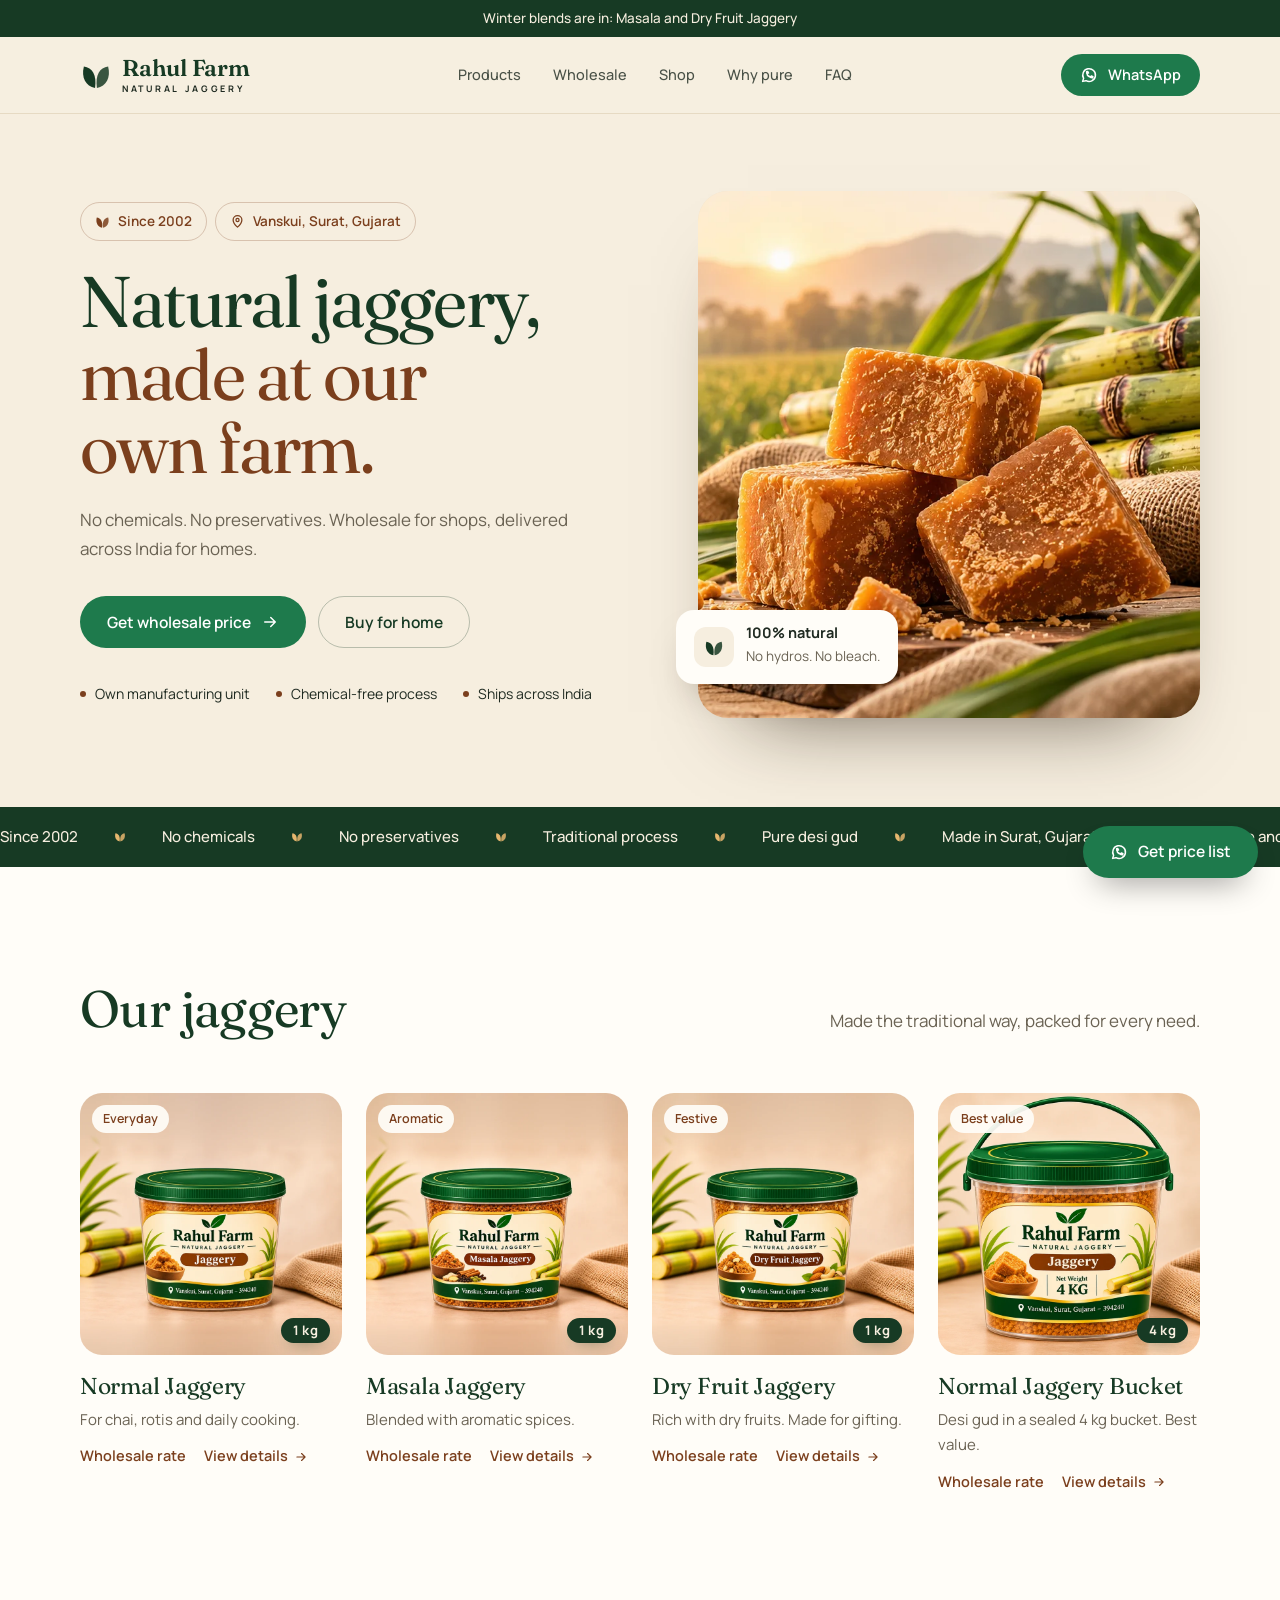
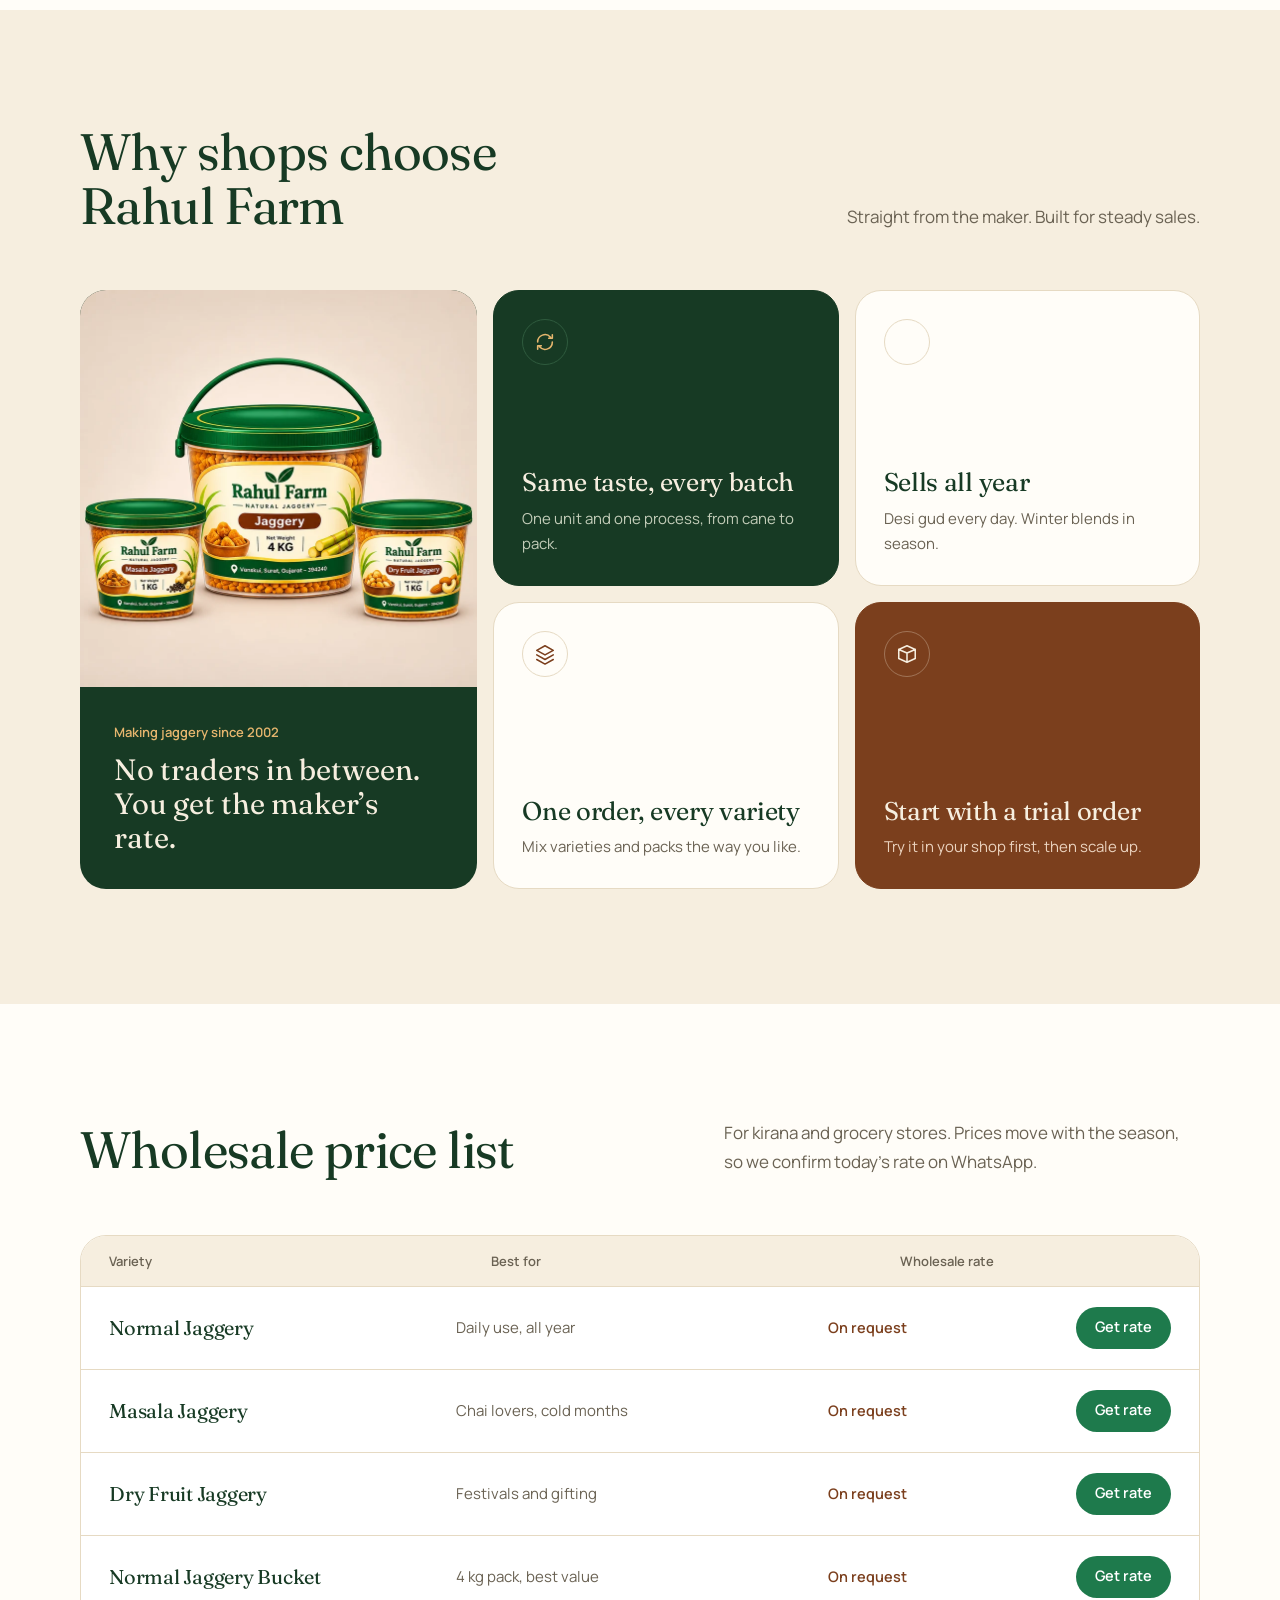
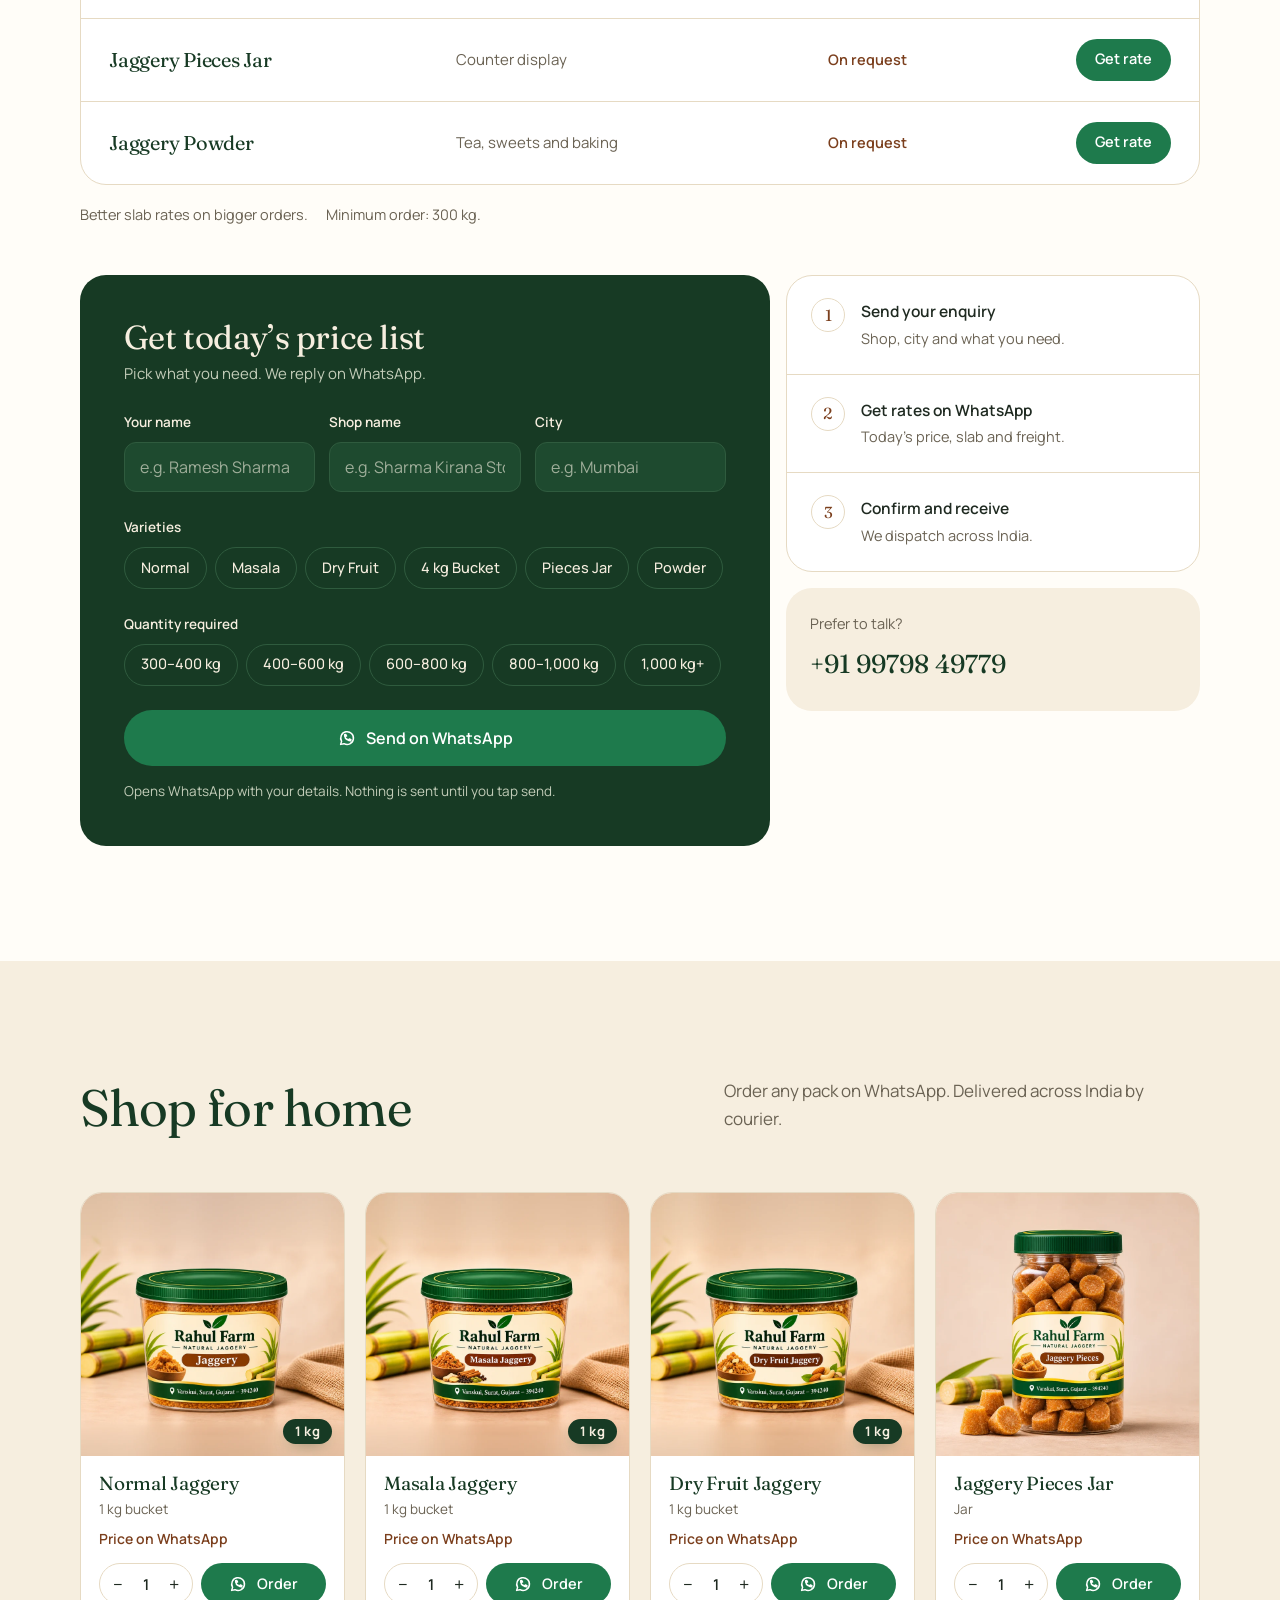
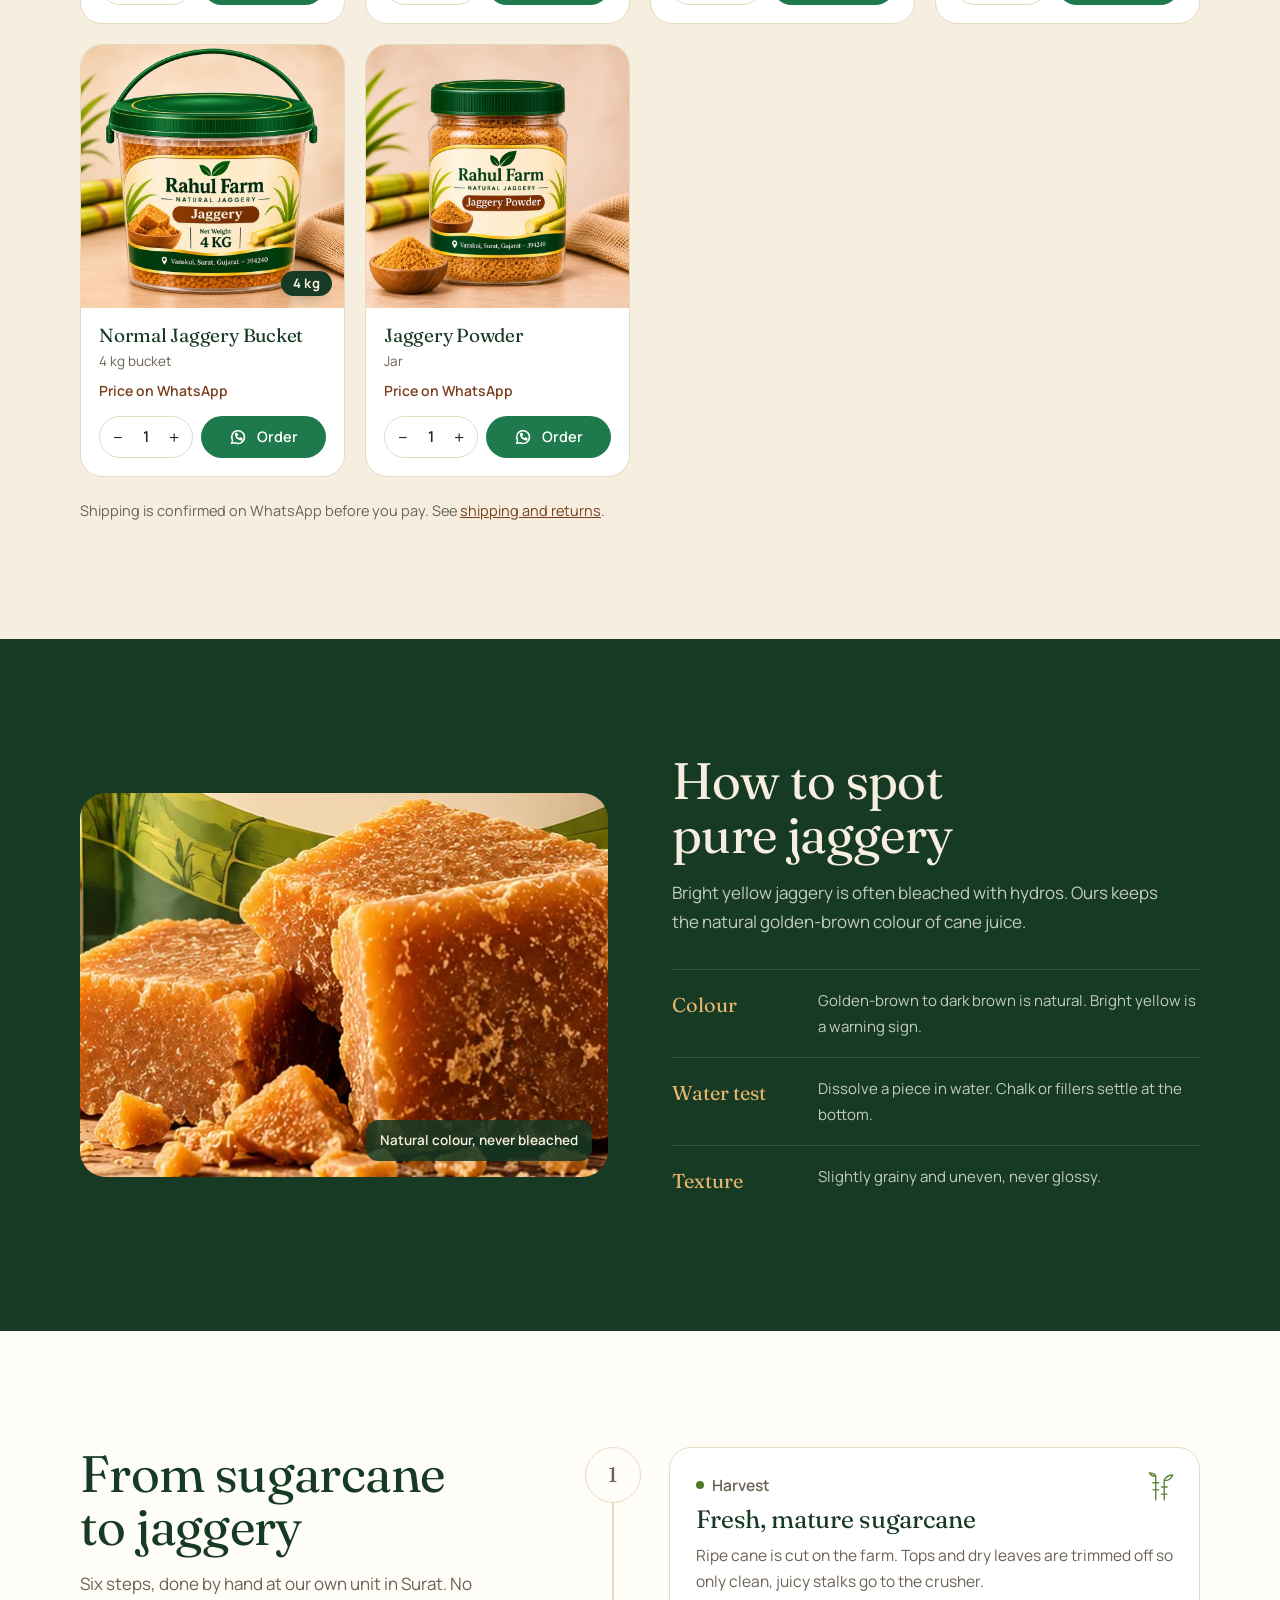
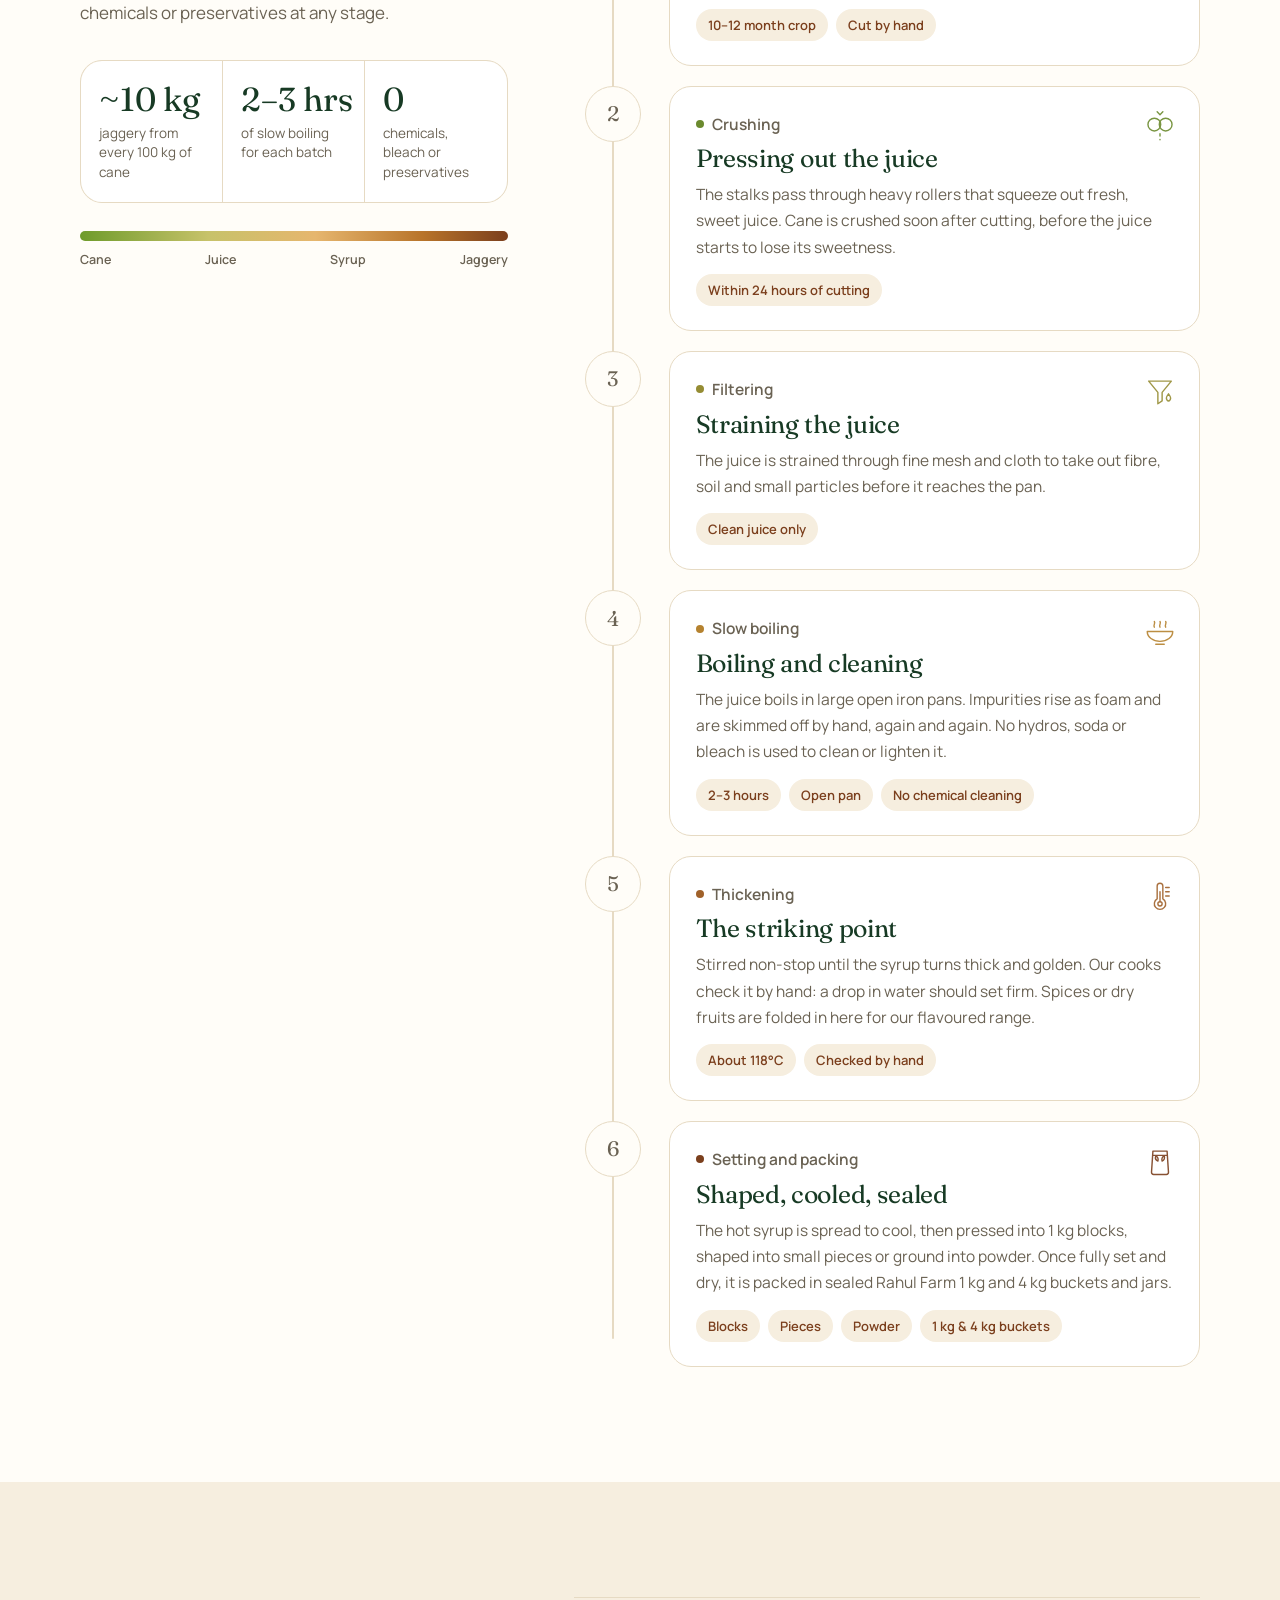
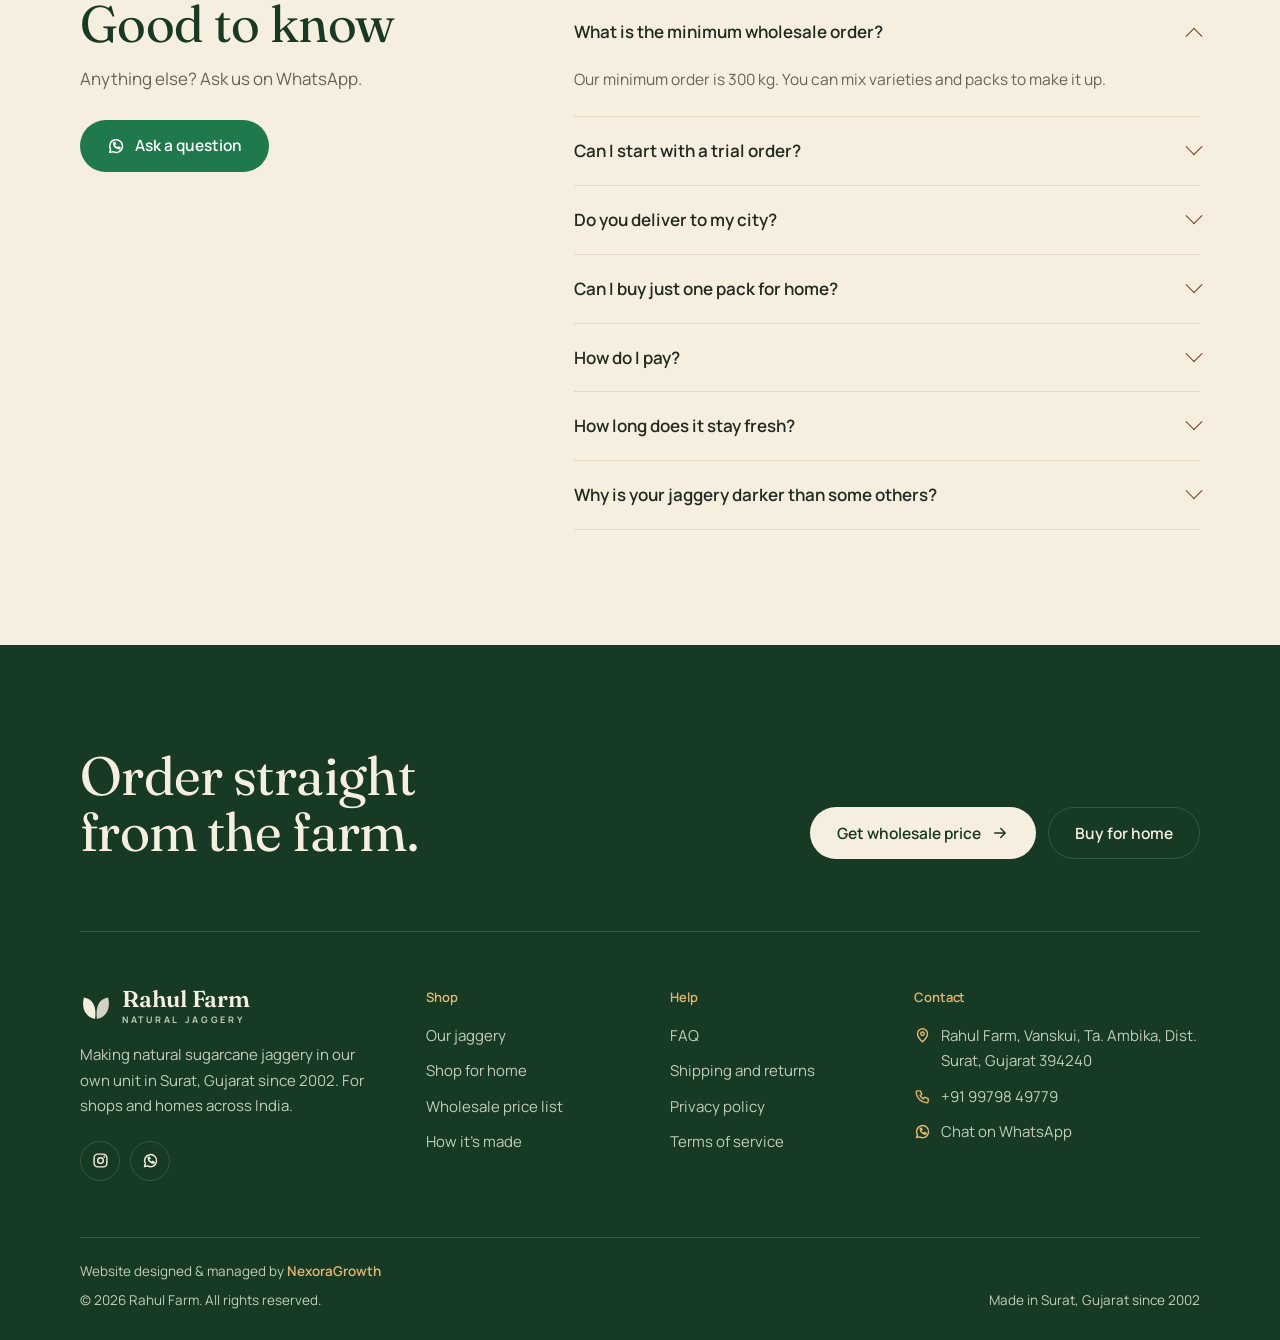
<file: index.html>
<!doctype html>
<html lang="en">
<head>
<meta charset="utf-8">
<meta name="viewport" content="width=device-width, initial-scale=1, viewport-fit=cover">
<title>Rahul Farm | Natural Jaggery from Surat</title>
<meta name="description" content="Chemical-free sugarcane jaggery made at Rahul Farm, Vanskui, Surat. Normal, Masala and Dry Fruit jaggery in clear 1 kg and 4 kg buckets, plus jars and powder. Making jaggery since 2002. Wholesale rates for kirana and grocery stores, home delivery across India.">
<meta name="theme-color" content="#173A24">
<link rel="canonical" href="https://YOUR-DOMAIN/">
<meta property="og:type" content="website">
<meta property="og:site_name" content="Rahul Farm">
<meta property="og:title" content="Rahul Farm | Natural Jaggery from Surat">
<meta property="og:description" content="Chemical-free jaggery made at our own farm unit. Wholesale for shops, delivered across India for homes.">
<meta property="og:url" content="https://YOUR-DOMAIN/">
<meta property="og:image" content="https://YOUR-DOMAIN/assets/img/og-image.jpg">
<meta property="og:image:width" content="1200">
<meta property="og:image:height" content="630">
<meta name="twitter:card" content="summary_large_image">
<link rel="icon" href="assets/img/favicon.svg" type="image/svg+xml">
<link rel="apple-touch-icon" href="assets/img/apple-touch-icon.png">
<link rel="preconnect" href="https://fonts.googleapis.com">
<link rel="preconnect" href="https://fonts.gstatic.com" crossorigin>
<link rel="stylesheet" href="https://fonts.googleapis.com/css2?family=Fraunces:opsz,wght@9..144,400;9..144,500;9..144,600&amp;family=Manrope:wght@400;500;600;700&amp;display=swap">
<link rel="preload" as="image" href="assets/img/hero.webp" type="image/webp">
<link rel="stylesheet" href="assets/css/style.css">
<script src="assets/js/config.js" defer></script>
<script src="assets/js/main.js" defer></script>
<script type="text/javascript">
    (function(c,l,a,r,i,t,y){
        c[a]=c[a]||function(){(c[a].q=c[a].q||[]).push(arguments)};
        t=l.createElement(r);t.async=1;t.src="https://www.clarity.ms/tag/"+i;
        y=l.getElementsByTagName(r)[0];y.parentNode.insertBefore(t,y);
    })(window, document, "clarity", "script", "zj9hsu10sp");
</script>
</head>
<body>
<noscript><img height="1" width="1" style="display:none" alt="" src="https://www.facebook.com/tr?id=1154272696988305&amp;ev=PageView&amp;noscript=1"></noscript>
<svg width="0" height="0" style="position:absolute" aria-hidden="true" focusable="false">
<symbol id="i-leaf" viewBox="0 0 34 30"><path d="M16 29C6 27 1 18 4 6c9 1 14 9 12 23z"/><path d="M18 29C28 27 33 18 30 6c-9 1-14 9-12 23z" opacity=".85"/></symbol>
<symbol id="i-wa" viewBox="0 0 24 24" fill="none" stroke="currentColor" stroke-width="2" stroke-linecap="round" stroke-linejoin="round"><path d="M3.5 20.5l1.3-4A8.5 8.5 0 1 1 8 19.6z"/><path d="M9 9.5c.3 2.4 2.6 4.7 5 5l1.2-1.3 2 1-.4 1.6c-3.8.4-8.4-4.1-8-8l1.6-.4 1 2z"/></symbol>
<symbol id="i-pin" viewBox="0 0 24 24" fill="none" stroke="currentColor" stroke-width="2" stroke-linecap="round" stroke-linejoin="round"><path d="M12 21s-7-6.2-7-11.5A7 7 0 0 1 19 9.5C19 14.8 12 21 12 21z"/><circle cx="12" cy="9.5" r="2.5"/></symbol>
<symbol id="i-arrow" viewBox="0 0 24 24" fill="none" stroke="currentColor" stroke-width="2" stroke-linecap="round" stroke-linejoin="round"><path d="M5 12h14M13 6l6 6-6 6"/></symbol>
<symbol id="i-phone" viewBox="0 0 24 24" fill="none" stroke="currentColor" stroke-width="2" stroke-linecap="round" stroke-linejoin="round"><path d="M5 4h4l2 5-2.5 1.5a11 11 0 0 0 5 5L15 13l5 2v4a2 2 0 0 1-2 2A16 16 0 0 1 3 6a2 2 0 0 1 2-2"/></symbol>
<symbol id="i-mail" viewBox="0 0 24 24" fill="none" stroke="currentColor" stroke-width="2" stroke-linecap="round" stroke-linejoin="round"><rect x="3" y="5" width="18" height="14" rx="2"/><path d="M3 7l9 6 9-6"/></symbol>
<symbol id="i-clock" viewBox="0 0 24 24" fill="none" stroke="currentColor" stroke-width="2" stroke-linecap="round" stroke-linejoin="round"><circle cx="12" cy="12" r="9"/><path d="M12 7v5l3 2"/></symbol>
<symbol id="i-ig" viewBox="0 0 24 24" fill="none" stroke="currentColor" stroke-width="2" stroke-linecap="round" stroke-linejoin="round"><rect x="3" y="3" width="18" height="18" rx="5"/><circle cx="12" cy="12" r="4"/><circle cx="17.5" cy="6.5" r=".6" fill="currentColor"/></symbol>
<symbol id="i-fb" viewBox="0 0 24 24" fill="none" stroke="currentColor" stroke-width="2" stroke-linecap="round" stroke-linejoin="round"><path d="M15 3h-2.5A4.5 4.5 0 0 0 8 7.5V10H5.5v4H8v7h4v-7h3l1-4h-4V7.8c0-.5.4-.8.8-.8H15z"/></symbol>
<symbol id="i-yt" viewBox="0 0 24 24" fill="none" stroke="currentColor" stroke-width="2" stroke-linecap="round" stroke-linejoin="round"><rect x="2.5" y="5.5" width="19" height="13" rx="4"/><path d="M10 9.5v5l4.5-2.5z" fill="currentColor"/></symbol>
<symbol id="i-factory" viewBox="0 0 24 24" fill="none" stroke="currentColor" stroke-width="1.7" stroke-linecap="round" stroke-linejoin="round"><path d="M3 21h18M5 21V11l5 3v-3l5 3V6h4v15"/></symbol>
<symbol id="i-repeat" viewBox="0 0 24 24" fill="none" stroke="currentColor" stroke-width="1.7" stroke-linecap="round" stroke-linejoin="round"><path d="M4 12a8 8 0 0 1 14-5.3M20 4v4h-4M20 12a8 8 0 0 1-14 5.3M4 20v-4h4"/></symbol>
<symbol id="i-chart" viewBox="0 0 24 24" fill="none" stroke="currentColor" stroke-width="1.7" stroke-linecap="round" stroke-linejoin="round"><path d="M3 17l6-6 4 4 8-8M15 7h6v6"/></symbol>
<symbol id="i-layers" viewBox="0 0 24 24" fill="none" stroke="currentColor" stroke-width="1.7" stroke-linecap="round" stroke-linejoin="round"><path d="M12 3l9 5-9 5-9-5 9-5zM3 13l9 5 9-5M3 18l9 5 9-5"/></symbol>
<symbol id="i-box" viewBox="0 0 24 24" fill="none" stroke="currentColor" stroke-width="1.7" stroke-linecap="round" stroke-linejoin="round"><path d="M3 7l9-4 9 4v10l-9 4-9-4V7zM3 7l9 4 9-4M12 11v10"/></symbol>
<symbol id="i-cane" viewBox="0 0 48 48" fill="none" stroke="currentColor" stroke-width="2" stroke-linecap="round" stroke-linejoin="round"><path d="M18 8v34M30 14v28M14 18h8M14 28h8M26 24h8M26 34h8M30 14c3-5 8-7 12-7-2 5-6 8-12 8M18 8c-2-3-6-4-9-4 1 3 4 5 9 5"/></symbol>
<symbol id="i-crush" viewBox="0 0 48 48" fill="none" stroke="currentColor" stroke-width="2" stroke-linecap="round" stroke-linejoin="round"><circle cx="16" cy="22" r="9"/><circle cx="32" cy="22" r="9"/><path d="M20 4l4 4 4-4M24 35v3M24 43v.5"/></symbol>
<symbol id="i-boil" viewBox="0 0 48 48" fill="none" stroke="currentColor" stroke-width="2" stroke-linecap="round" stroke-linejoin="round"><path d="M6 26h36c0 8-8 14-18 14S6 34 6 26zM16 20c-2-3 2-5 0-8M24 20c-2-3 2-5 0-8M32 20c-2-3 2-5 0-8M18 44h12"/></symbol>
<symbol id="i-mould" viewBox="0 0 48 48" fill="none" stroke="currentColor" stroke-width="2" stroke-linecap="round" stroke-linejoin="round"><rect x="8" y="14" width="32" height="22" rx="3"/><path d="M18.7 14v22M29.3 14v22M8 25h32"/></symbol>
<symbol id="i-filter" viewBox="0 0 48 48" fill="none" stroke="currentColor" stroke-width="2" stroke-linecap="round" stroke-linejoin="round"><path d="M8 10h32L27 26v12l-6 4V26z"/><path d="M33 34c0 2 1.5 4 3 4s3-2 3-4-3-6-3-6-3 4-3 6z"/></symbol>
<symbol id="i-temp" viewBox="0 0 48 48" fill="none" stroke="currentColor" stroke-width="2" stroke-linecap="round" stroke-linejoin="round"><path d="M20 28V10a4 4 0 0 1 8 0v18a8 8 0 1 1-8 0z"/><path d="M24 18v14"/><circle cx="24" cy="35" r="3"/><path d="M32 12h5M32 18h5M32 24h5"/></symbol>
<symbol id="i-pack" viewBox="0 0 48 48" fill="none" stroke="currentColor" stroke-width="2" stroke-linecap="round" stroke-linejoin="round"><path d="M14 10h20l2 30a3 3 0 0 1-3 3H15a3 3 0 0 1-3-3zM14 16h20M21 24c-3-1-4-4-3-7 3 1 4 4 3 7zM27 24c3-1 4-4 3-7-3 1-4 4-3 7z"/></symbol>
</svg>

<a class="skip" href="#main">Skip to content</a>
<div class="announce">Winter blends are in: Masala and Dry Fruit Jaggery</div>

<header class="hdr">
<div class="wrap hdr-in">
<a class="logo" href="#top" aria-label="Rahul Farm, home">
<svg aria-hidden="true"><use href="#i-leaf"/></svg>
<span class="logo-text"><span class="logo-name">Rahul Farm</span><span class="logo-sub">NATURAL JAGGERY</span></span>
</a>
<nav class="nav" id="nav" aria-label="Main">
<a href="#range">Products</a>
<a href="#wholesale">Wholesale</a>
<a href="#shop">Shop</a>
<a href="#purity">Why pure</a>
<a href="#faq">FAQ</a>
<a class="btn btn-wa nav-cta" href="#enquiry" data-enquire>Get wholesale price</a>
</nav>
<div class="hdr-cta">
<a class="btn btn-wa btn-sm" data-wa="hello" href="#faq"><svg aria-hidden="true"><use href="#i-wa"/></svg>WhatsApp</a>
<button class="menu-btn" id="menuBtn" type="button" aria-expanded="false" aria-controls="nav" aria-label="Menu"><span></span><span></span></button>
</div>
</div>
</header>

<main id="main">

<section class="hero" id="top">
<div class="wrap hero-in">
<div>
<div class="pills"><span class="pill"><svg class="lf" aria-hidden="true"><use href="#i-leaf"/></svg>Since 2002</span><span class="pill"><svg aria-hidden="true"><use href="#i-pin"/></svg>Vanskui, Surat, Gujarat</span></div>
<h1>Natural jaggery, <span>made at our own farm.</span></h1>
<p class="hero-sub">No chemicals. No preservatives. Wholesale for shops, delivered across India for homes.</p>
<div class="hero-cta">
<a class="btn btn-wa" href="#enquiry" data-enquire>Get wholesale price<svg aria-hidden="true"><use href="#i-arrow"/></svg></a>
<a class="btn btn-ghost" href="#shop">Buy for home</a>
</div>
<ul class="hero-points">
<li>Own manufacturing unit</li>
<li>Chemical-free process</li>
<li>Ships across India</li>
</ul>
</div>
<div class="hero-media">
<div class="hero-frame"><img src="assets/img/hero.webp" width="772" height="811" alt="Rahul Farm jaggery blocks on a wooden board with fresh sugarcane and a cane field at sunrise" fetchpriority="high"></div>
<div class="hero-badge"><span class="ic"><svg aria-hidden="true"><use href="#i-leaf"/></svg></span><p><strong>100% natural</strong><span>No hydros. No bleach.</span></p></div>
</div>
</div>
</section>

<div class="strip" aria-hidden="true">
<div class="strip-track">
<div class="strip-set"><span>Since 2002</span><svg><use href="#i-leaf"/></svg><span>No chemicals</span><svg><use href="#i-leaf"/></svg><span>No preservatives</span><svg><use href="#i-leaf"/></svg><span>Traditional process</span><svg><use href="#i-leaf"/></svg><span>Pure desi gud</span><svg><use href="#i-leaf"/></svg><span>Made in Surat, Gujarat</span><svg><use href="#i-leaf"/></svg><span>Wholesale and retail</span><svg><use href="#i-leaf"/></svg></div>
<div class="strip-set"><span>Since 2002</span><svg><use href="#i-leaf"/></svg><span>No chemicals</span><svg><use href="#i-leaf"/></svg><span>No preservatives</span><svg><use href="#i-leaf"/></svg><span>Traditional process</span><svg><use href="#i-leaf"/></svg><span>Pure desi gud</span><svg><use href="#i-leaf"/></svg><span>Made in Surat, Gujarat</span><svg><use href="#i-leaf"/></svg><span>Wholesale and retail</span><svg><use href="#i-leaf"/></svg></div>
</div>
</div>

<section class="sec" id="range">
<div class="wrap">
<div class="sec-head">
<h2>Our jaggery</h2>
<p>Made the traditional way, packed for every need.</p>
</div>
<div class="range-grid">
<article class="pcard rv" style="--d:0.00s">
<a class="pcard-img" href="products/normal-jaggery.html"><img src="assets/img/pack-normal-1kg.webp" width="800" height="800" loading="lazy" alt="Rahul Farm Normal Jaggery 1 kg tub"><span class="tag">Everyday</span><span class="wt">1 kg</span></a>
<h3><a href="products/normal-jaggery.html">Normal Jaggery</a></h3>
<p class="pcard-txt">For chai, rotis and daily cooking.</p>
<div class="pcard-links"><a class="link" href="#enquiry" data-enquire="normal">Wholesale rate</a><a class="link" href="products/normal-jaggery.html">View details<svg aria-hidden="true"><use href="#i-arrow"/></svg></a></div>
</article>
<article class="pcard rv" style="--d:0.08s">
<a class="pcard-img" href="products/masala-jaggery.html"><img src="assets/img/pack-masala-1kg.webp" width="800" height="800" loading="lazy" alt="Rahul Farm Masala Jaggery 1 kg tub"><span class="tag">Aromatic</span><span class="wt">1 kg</span></a>
<h3><a href="products/masala-jaggery.html">Masala Jaggery</a></h3>
<p class="pcard-txt">Blended with aromatic spices.</p>
<div class="pcard-links"><a class="link" href="#enquiry" data-enquire="masala">Wholesale rate</a><a class="link" href="products/masala-jaggery.html">View details<svg aria-hidden="true"><use href="#i-arrow"/></svg></a></div>
</article>
<article class="pcard rv" style="--d:0.16s">
<a class="pcard-img" href="products/dry-fruit-jaggery.html"><img src="assets/img/pack-dryfruit-1kg.webp" width="800" height="800" loading="lazy" alt="Rahul Farm Dry Fruit Jaggery 1 kg tub"><span class="tag">Festive</span><span class="wt">1 kg</span></a>
<h3><a href="products/dry-fruit-jaggery.html">Dry Fruit Jaggery</a></h3>
<p class="pcard-txt">Rich with dry fruits. Made for gifting.</p>
<div class="pcard-links"><a class="link" href="#enquiry" data-enquire="dryfruit">Wholesale rate</a><a class="link" href="products/dry-fruit-jaggery.html">View details<svg aria-hidden="true"><use href="#i-arrow"/></svg></a></div>
</article>
<article class="pcard rv" style="--d:0.24s">
<a class="pcard-img" href="products/normal-jaggery-bucket-4kg.html"><img src="assets/img/pack-normal-4kg.webp" width="800" height="800" loading="lazy" alt="Rahul Farm Normal Jaggery 4 kg bucket with handle"><span class="tag">Best value</span><span class="wt">4 kg</span></a>
<h3><a href="products/normal-jaggery-bucket-4kg.html">Normal Jaggery Bucket</a></h3>
<p class="pcard-txt">Desi gud in a sealed 4 kg bucket. Best value.</p>
<div class="pcard-links"><a class="link" href="#enquiry" data-enquire="bucket">Wholesale rate</a><a class="link" href="products/normal-jaggery-bucket-4kg.html">View details<svg aria-hidden="true"><use href="#i-arrow"/></svg></a></div>
</article>
</div>
<div class="dots" id="rangeDots" aria-hidden="true"></div>
</div>
</section>

<section class="sec sec-cream" id="why">
<div class="wrap">
<div class="sec-head">
<h2>Why shops choose Rahul Farm</h2>
<p>Straight from the maker. Built for steady sales.</p>
</div>
<div class="bento">
<figure class="b-photo rv">
<div class="b-ph"><img src="assets/img/pack-range.webp" width="800" height="800" loading="lazy" alt="Rahul Farm 4 kg Jaggery bucket with 1 kg Masala and Dry Fruit Jaggery tubs"></div>
<figcaption><span class="b-k">Making jaggery since 2002</span><span class="b-big">No traders in between. You get the maker’s rate.</span></figcaption>
</figure>
<div class="b-tile b-green rv" style="--d:.08s">
<span class="b-ic ic-spin"><svg aria-hidden="true"><use href="#i-repeat"/></svg></span>
<div><h3>Same taste, every batch</h3><p>One unit and one process, from cane to pack.</p></div>
</div>
<div class="b-tile rv" style="--d:.16s">
<span class="b-ic ic-draw"><svg aria-hidden="true"><use href="#i-chart"/></svg></span>
<div><h3>Sells all year</h3><p>Desi gud every day. Winter blends in season.</p></div>
</div>
<div class="b-tile rv" style="--d:.24s">
<span class="b-ic ic-float"><svg aria-hidden="true"><use href="#i-layers"/></svg></span>
<div><h3>One order, every variety</h3><p>Mix varieties and packs the way you like.</p></div>
</div>
<div class="b-tile b-brown rv" style="--d:.32s">
<span class="b-ic ic-pop"><svg aria-hidden="true"><use href="#i-box"/></svg></span>
<div><h3>Start with a trial order</h3><p>Try it in your shop first, then scale up.</p></div>
</div>
</div>
</div>
</section>

<section class="sec" id="wholesale">
<div class="wrap">
<div class="sec-head">
<h2>Wholesale price list</h2>
<p>For kirana and grocery stores. Prices move with the season, so we confirm today’s rate on WhatsApp.</p>
</div>
<div class="ptable" role="table" aria-label="Wholesale price list">
<div class="prow prow-h" role="row"><span role="columnheader">Variety</span><span role="columnheader">Best for</span><span role="columnheader">Wholesale rate</span><span role="columnheader"><span class="sr">Enquire</span></span></div>
<div class="prow" role="row"><div class="pname" role="cell"><h3><a href="products/normal-jaggery.html">Normal Jaggery</a></h3></div><p class="pbest" role="cell">Daily use, all year</p><p class="prate" role="cell" data-rate="normal">On request</p><div class="pact" role="cell"><a class="btn btn-wa btn-sm" href="#enquiry" data-enquire="normal">Get rate</a></div></div>
<div class="prow" role="row"><div class="pname" role="cell"><h3><a href="products/masala-jaggery.html">Masala Jaggery</a></h3></div><p class="pbest" role="cell">Chai lovers, cold months</p><p class="prate" role="cell" data-rate="masala">On request</p><div class="pact" role="cell"><a class="btn btn-wa btn-sm" href="#enquiry" data-enquire="masala">Get rate</a></div></div>
<div class="prow" role="row"><div class="pname" role="cell"><h3><a href="products/dry-fruit-jaggery.html">Dry Fruit Jaggery</a></h3></div><p class="pbest" role="cell">Festivals and gifting</p><p class="prate" role="cell" data-rate="dryfruit">On request</p><div class="pact" role="cell"><a class="btn btn-wa btn-sm" href="#enquiry" data-enquire="dryfruit">Get rate</a></div></div>
<div class="prow" role="row"><div class="pname" role="cell"><h3><a href="products/normal-jaggery-bucket-4kg.html">Normal Jaggery Bucket</a></h3></div><p class="pbest" role="cell">4 kg pack, best value</p><p class="prate" role="cell" data-rate="bucket">On request</p><div class="pact" role="cell"><a class="btn btn-wa btn-sm" href="#enquiry" data-enquire="bucket">Get rate</a></div></div>
<div class="prow" role="row"><div class="pname" role="cell"><h3><a href="products/jaggery-pieces-jar.html">Jaggery Pieces Jar</a></h3></div><p class="pbest" role="cell">Counter display</p><p class="prate" role="cell" data-rate="jar">On request</p><div class="pact" role="cell"><a class="btn btn-wa btn-sm" href="#enquiry" data-enquire="jar">Get rate</a></div></div>
<div class="prow" role="row"><div class="pname" role="cell"><h3><a href="products/jaggery-powder.html">Jaggery Powder</a></h3></div><p class="pbest" role="cell">Tea, sweets and baking</p><p class="prate" role="cell" data-rate="powder">On request</p><div class="pact" role="cell"><a class="btn btn-wa btn-sm" href="#enquiry" data-enquire="powder">Get rate</a></div></div>
</div>
<p class="pnote"><span>Better slab rates on bigger orders.</span><span data-if="moq">Minimum order: <span data-c="moq"></span>.</span></p>

<div class="ws">
<form class="ws-form" id="enquiry" novalidate>
<div>
<h3>Get today’s price list</h3>
<p class="sub">Pick what you need. We reply on WhatsApp.</p>
</div>
<div class="fields">
<div class="field"><label class="lbl" for="owner">Your name</label><input class="inp" id="owner" name="owner" type="text" autocomplete="name" placeholder="e.g. Ramesh Sharma"></div>
<div class="field"><label class="lbl" for="shopName">Shop name</label><input class="inp" id="shopName" name="shop" type="text" autocomplete="organization" placeholder="e.g. Sharma Kirana Store"></div>
<div class="field"><label class="lbl" for="cityName">City</label><input class="inp" id="cityName" name="city" type="text" autocomplete="address-level2" placeholder="e.g. Mumbai"></div>
</div>
<div class="field">
<p class="lbl" id="lv">Varieties</p>
<div class="chips" role="group" aria-labelledby="lv" data-group="variety">
<button class="chip" type="button" aria-pressed="false">Normal</button>
<button class="chip" type="button" aria-pressed="false">Masala</button>
<button class="chip" type="button" aria-pressed="false">Dry Fruit</button>
<button class="chip" type="button" aria-pressed="false">4 kg Bucket</button>
<button class="chip" type="button" aria-pressed="false">Pieces Jar</button>
<button class="chip" type="button" aria-pressed="false">Powder</button>
</div>
</div>
<div class="field">
<p class="lbl" id="lq">Quantity required</p>
<div class="chips" role="group" aria-labelledby="lq" data-group="qty" data-single>
<button class="chip" type="button" aria-pressed="false">300–400 kg</button>
<button class="chip" type="button" aria-pressed="false">400–600 kg</button>
<button class="chip" type="button" aria-pressed="false">600–800 kg</button>
<button class="chip" type="button" aria-pressed="false">800–1,000 kg</button>
<button class="chip" type="button" aria-pressed="false">1,000 kg+</button>
</div>
</div>
<p class="err" id="wsErr" role="alert" hidden>Please add your shop name and city.</p>
<a class="btn btn-wa" id="wsSend" href="#wholesale"><svg aria-hidden="true"><use href="#i-wa"/></svg>Send on WhatsApp</a>
<p class="fine">Opens WhatsApp with your details. Nothing is sent until you tap send.</p>
</form>
<div class="ws-side">
<ol class="steps">
<li><span class="n">1</span><p><strong>Send your enquiry</strong><span>Shop, city and what you need.</span></p></li>
<li><span class="n">2</span><p><strong>Get rates on WhatsApp</strong><span>Today’s price, slab and freight.</span></p></li>
<li><span class="n">3</span><p><strong>Confirm and receive</strong><span>We dispatch across India.</span></p></li>
</ol>
<div class="callbox">
<p>Prefer to talk?</p>
<a class="num" data-tel href="#wholesale"><span data-c="phone">Call us</span></a>
<p data-if="hours" data-c="hours"></p>
</div>
</div>
</div>
</div>
</section>

<section class="sec sec-cream" id="shop">
<div class="wrap">
<div class="sec-head">
<h2>Shop for home</h2>
<p>Order any pack on WhatsApp. Delivered across India by courier.</p>
</div>
<div class="shop-grid">
<article class="scard rv" id="buy-normal" style="--d:0.00s" data-product="normal">
<a class="scard-img" href="products/normal-jaggery.html"><img src="assets/img/pack-normal-1kg.webp" width="800" height="800" loading="lazy" alt="Rahul Farm Normal Jaggery 1 kg tub"><span class="wt">1 kg</span></a>
<div class="scard-body"><h3><a href="products/normal-jaggery.html">Normal Jaggery</a></h3><p class="scard-pack" data-pack>1 kg bucket</p><p class="scard-price" data-mrp>Price on WhatsApp</p>
<div class="scard-buy"><div class="qty"><button type="button" data-dec aria-label="One less">−</button><output aria-live="polite">1</output><button type="button" data-inc aria-label="One more">+</button></div><a class="btn btn-wa btn-sm" data-order href="#shop"><svg aria-hidden="true"><use href="#i-wa"/></svg>Order</a></div></div>
</article>
<article class="scard rv" id="buy-masala" style="--d:0.16s" data-product="masala">
<a class="scard-img" href="products/masala-jaggery.html"><img src="assets/img/pack-masala-1kg.webp" width="800" height="800" loading="lazy" alt="Rahul Farm Masala Jaggery 1 kg tub"><span class="wt">1 kg</span></a>
<div class="scard-body"><h3><a href="products/masala-jaggery.html">Masala Jaggery</a></h3><p class="scard-pack" data-pack>1 kg bucket</p><p class="scard-price" data-mrp>Price on WhatsApp</p>
<div class="scard-buy"><div class="qty"><button type="button" data-dec aria-label="One less">−</button><output aria-live="polite">1</output><button type="button" data-inc aria-label="One more">+</button></div><a class="btn btn-wa btn-sm" data-order href="#shop"><svg aria-hidden="true"><use href="#i-wa"/></svg>Order</a></div></div>
</article>
<article class="scard rv" id="buy-dryfruit" style="--d:0.24s" data-product="dryfruit">
<a class="scard-img" href="products/dry-fruit-jaggery.html"><img src="assets/img/pack-dryfruit-1kg.webp" width="800" height="800" loading="lazy" alt="Rahul Farm Dry Fruit Jaggery 1 kg tub"><span class="wt">1 kg</span></a>
<div class="scard-body"><h3><a href="products/dry-fruit-jaggery.html">Dry Fruit Jaggery</a></h3><p class="scard-pack" data-pack>1 kg bucket</p><p class="scard-price" data-mrp>Price on WhatsApp</p>
<div class="scard-buy"><div class="qty"><button type="button" data-dec aria-label="One less">−</button><output aria-live="polite">1</output><button type="button" data-inc aria-label="One more">+</button></div><a class="btn btn-wa btn-sm" data-order href="#shop"><svg aria-hidden="true"><use href="#i-wa"/></svg>Order</a></div></div>
</article>
<article class="scard rv" id="buy-jar" style="--d:0.00s" data-product="jar">
<a class="scard-img" href="products/jaggery-pieces-jar.html"><img src="assets/img/pack-jar.webp" width="800" height="800" loading="lazy" alt="Rahul Farm Jaggery Pieces in a clear jar with green lid"></a>
<div class="scard-body"><h3><a href="products/jaggery-pieces-jar.html">Jaggery Pieces Jar</a></h3><p class="scard-pack" data-pack>Jar</p><p class="scard-price" data-mrp>Price on WhatsApp</p>
<div class="scard-buy"><div class="qty"><button type="button" data-dec aria-label="One less">−</button><output aria-live="polite">1</output><button type="button" data-inc aria-label="One more">+</button></div><a class="btn btn-wa btn-sm" data-order href="#shop"><svg aria-hidden="true"><use href="#i-wa"/></svg>Order</a></div></div>
</article>
<article class="scard rv" id="buy-bucket" style="--d:0.08s" data-product="bucket">
<a class="scard-img" href="products/normal-jaggery-bucket-4kg.html"><img src="assets/img/pack-normal-4kg.webp" width="800" height="800" loading="lazy" alt="Rahul Farm Normal Jaggery 4 kg tub"><span class="wt">4 kg</span></a>
<div class="scard-body"><h3><a href="products/normal-jaggery-bucket-4kg.html">Normal Jaggery Bucket</a></h3><p class="scard-pack" data-pack>4 kg bucket</p><p class="scard-price" data-mrp>Price on WhatsApp</p>
<div class="scard-buy"><div class="qty"><button type="button" data-dec aria-label="One less">−</button><output aria-live="polite">1</output><button type="button" data-inc aria-label="One more">+</button></div><a class="btn btn-wa btn-sm" data-order href="#shop"><svg aria-hidden="true"><use href="#i-wa"/></svg>Order</a></div></div>
</article>
<article class="scard rv" id="buy-powder" style="--d:0.16s" data-product="powder">
<a class="scard-img" href="products/jaggery-powder.html"><img src="assets/img/pack-powder.webp" width="800" height="800" loading="lazy" alt="Rahul Farm Jaggery Powder in a clear jar with green lid"></a>
<div class="scard-body"><h3><a href="products/jaggery-powder.html">Jaggery Powder</a></h3><p class="scard-pack" data-pack>Jar</p><p class="scard-price" data-mrp>Price on WhatsApp</p>
<div class="scard-buy"><div class="qty"><button type="button" data-dec aria-label="One less">−</button><output aria-live="polite">1</output><button type="button" data-inc aria-label="One more">+</button></div><a class="btn btn-wa btn-sm" data-order href="#shop"><svg aria-hidden="true"><use href="#i-wa"/></svg>Order</a></div></div>
</article>
</div>
<p class="shop-note">Shipping is confirmed on WhatsApp before you pay. See <a href="shipping-returns.html">shipping and returns</a>.<span data-if="fssai"> FSSAI Lic. No. <span data-c="fssai"></span>.</span></p>
</div>
</section>

<section class="sec sec-green" id="purity">
<div class="wrap purity">
<div class="purity-img"><img src="assets/img/purity.webp" width="660" height="385" loading="lazy" alt="Close-up of natural golden-brown Rahul Farm jaggery with a grainy texture"><span>Natural colour, never bleached</span></div>
<div>
<h2>How to spot pure jaggery</h2>
<p class="lead">Bright yellow jaggery is often bleached with hydros. Ours keeps the natural golden-brown colour of cane juice.</p>
<ul class="checks">
<li><strong>Colour</strong><span>Golden-brown to dark brown is natural. Bright yellow is a warning sign.</span></li>
<li><strong>Water test</strong><span>Dissolve a piece in water. Chalk or fillers settle at the bottom.</span></li>
<li><strong>Texture</strong><span>Slightly grainy and uneven, never glossy.</span></li>
</ul>
</div>
</div>
</section>

<section class="sec" id="process">
<div class="wrap proc">
<div class="proc-aside">
<h2 class="proc-h">From sugarcane to jaggery</h2>
<p class="proc-lead">Six steps, done by hand at our own unit in Surat. No chemicals or preservatives at any stage.</p>
<div class="proc-stats">
<div><b>~10 kg</b><span>jaggery from every 100 kg of cane</span></div>
<div><b>2–3 hrs</b><span>of slow boiling for each batch</span></div>
<div><b>0</b><span>chemicals, bleach or preservatives</span></div>
</div>
<div class="swatch" aria-hidden="true"></div>
<div class="swatch-l" aria-hidden="true"><span>Cane</span><span>Juice</span><span>Syrup</span><span>Jaggery</span></div>
</div>
<div class="steps2" id="steps2">
<span class="track" aria-hidden="true"></span><span class="fill" aria-hidden="true"></span>
<ol class="steps2-list">
<li class="step2 rv" style="--c:#4F7A28">
<span class="mk">1</span>
<div class="st-card"><svg class="st-ic" aria-hidden="true"><use href="#i-cane"/></svg>
<p class="st-k">Harvest</p><h3>Fresh, mature sugarcane</h3>
<p>Ripe cane is cut on the farm. Tops and dry leaves are trimmed off so only clean, juicy stalks go to the crusher.</p>
<p class="st-chips"><span>10–12 month crop</span><span>Cut by hand</span></p></div>
</li>
<li class="step2 rv" style="--c:#6B8A2E">
<span class="mk">2</span>
<div class="st-card"><svg class="st-ic" aria-hidden="true"><use href="#i-crush"/></svg>
<p class="st-k">Crushing</p><h3>Pressing out the juice</h3>
<p>The stalks pass through heavy rollers that squeeze out fresh, sweet juice. Cane is crushed soon after cutting, before the juice starts to lose its sweetness.</p>
<p class="st-chips"><span>Within 24 hours of cutting</span></p></div>
</li>
<li class="step2 rv" style="--c:#958C33">
<span class="mk">3</span>
<div class="st-card"><svg class="st-ic" aria-hidden="true"><use href="#i-filter"/></svg>
<p class="st-k">Filtering</p><h3>Straining the juice</h3>
<p>The juice is strained through fine mesh and cloth to take out fibre, soil and small particles before it reaches the pan.</p>
<p class="st-chips"><span>Clean juice only</span></p></div>
</li>
<li class="step2 rv" style="--c:#B5822F">
<span class="mk">4</span>
<div class="st-card"><svg class="st-ic" aria-hidden="true"><use href="#i-boil"/></svg>
<p class="st-k">Slow boiling</p><h3>Boiling and cleaning</h3>
<p>The juice boils in large open iron pans. Impurities rise as foam and are skimmed off by hand, again and again. No hydros, soda or bleach is used to clean or lighten it.</p>
<p class="st-chips"><span>2–3 hours</span><span>Open pan</span><span>No chemical cleaning</span></p></div>
</li>
<li class="step2 rv" style="--c:#A0612A">
<span class="mk">5</span>
<div class="st-card"><svg class="st-ic" aria-hidden="true"><use href="#i-temp"/></svg>
<p class="st-k">Thickening</p><h3>The striking point</h3>
<p>Stirred non-stop until the syrup turns thick and golden. Our cooks check it by hand: a drop in water should set firm. Spices or dry fruits are folded in here for our flavoured range.</p>
<p class="st-chips"><span>About 118°C</span><span>Checked by hand</span></p></div>
</li>
<li class="step2 rv" style="--c:#7B3F1D">
<span class="mk">6</span>
<div class="st-card"><svg class="st-ic" aria-hidden="true"><use href="#i-pack"/></svg>
<p class="st-k">Setting and packing</p><h3>Shaped, cooled, sealed</h3>
<p>The hot syrup is spread to cool, then pressed into 1 kg blocks, shaped into small pieces or ground into powder. Once fully set and dry, it is packed in sealed Rahul Farm 1 kg and 4 kg buckets and jars.</p>
<p class="st-chips"><span>Blocks</span><span>Pieces</span><span>Powder</span><span>1 kg &amp; 4 kg buckets</span></p></div>
</li>
</ol>
</div>
</div>
</section>

<section class="sec sec-cream" id="faq">
<div class="wrap faq">
<div class="faq-intro">
<h2>Good to know</h2>
<p>Anything else? Ask us on WhatsApp.</p>
<a class="btn btn-wa" data-wa="hello" href="#faq"><svg aria-hidden="true"><use href="#i-wa"/></svg>Ask a question</a>
</div>
<div>
<details class="qa" open>
<summary>What is the minimum wholesale order?</summary>
<div class="ans"><p data-if="moq">Our minimum order is <span data-c="moq"></span>. You can mix varieties and packs to make it up.</p><p data-ifnot="moq">It depends on the varieties and packs you choose. Message us and we’ll suggest the right quantity.</p></div>
</details>
<details class="qa">
<summary>Can I start with a trial order?</summary>
<div class="ans"><p>Yes. Tell us which varieties you want to test and we’ll suggest a small first order.</p></div>
</details>
<details class="qa">
<summary>Do you deliver to my city?</summary>
<div class="ans"><p>Yes. We ship across India. Freight for bulk orders is shared with your quote.</p></div>
</details>
<details class="qa">
<summary>Can I buy just one pack for home?</summary>
<div class="ans"><p>Yes. Pick any pack in <a href="#shop">Shop for home</a> and order it on WhatsApp. We send it by courier.</p></div>
</details>
<details class="qa">
<summary>How do I pay?</summary>
<div class="ans"><p data-if="payment" data-c="payment"></p><p data-ifnot="payment">Payment details are shared on WhatsApp when you confirm your order.</p></div>
</details>
<details class="qa">
<summary>How long does it stay fresh?</summary>
<div class="ans"><p data-if="shelfLife">Best within <span data-c="shelfLife"></span>. Keep it in a cool, dry place and close the pack after use.</p><p data-ifnot="shelfLife">Keep it in a cool, dry place and close the pack after use.</p></div>
</details>
<details class="qa">
<summary>Why is your jaggery darker than some others?</summary>
<div class="ans"><p>Because we never bleach it. The colour comes only from cane juice and slow boiling.</p></div>
</details>
</div>
</div>
</section>

</main>

<footer class="ftr">
<div class="wrap">
<div class="ftr-cta">
<h2>Order straight from the farm.</h2>
<div class="acts">
<a class="btn btn-cream" href="#enquiry" data-enquire>Get wholesale price<svg aria-hidden="true"><use href="#i-arrow"/></svg></a>
<a class="btn btn-outline-light" href="#shop">Buy for home</a>
</div>
</div>
<div class="ftr-grid">
<div class="ftr-brand">
<a class="logo" href="#top" aria-label="Rahul Farm, back to top"><svg aria-hidden="true"><use href="#i-leaf"/></svg><span class="logo-text"><span class="logo-name">Rahul Farm</span><span class="logo-sub">NATURAL JAGGERY</span></span></a>
<p class="ftr-about">Making natural sugarcane jaggery in our own unit in Surat, Gujarat since 2002. For shops and homes across India.</p>
<div class="social">
<a data-social="instagram" href="#" target="_blank" rel="noopener" aria-label="Instagram"><svg aria-hidden="true"><use href="#i-ig"/></svg></a>
<a data-social="facebook" href="#" target="_blank" rel="noopener" aria-label="Facebook"><svg aria-hidden="true"><use href="#i-fb"/></svg></a>
<a data-social="youtube" href="#" target="_blank" rel="noopener" aria-label="YouTube"><svg aria-hidden="true"><use href="#i-yt"/></svg></a>
<a data-wa="hello" href="#faq" aria-label="WhatsApp"><svg aria-hidden="true"><use href="#i-wa"/></svg></a>
</div>
</div>
<div>
<h4>Shop</h4>
<ul>
<li><a href="#range">Our jaggery</a></li>
<li><a href="#shop">Shop for home</a></li>
<li><a href="#wholesale">Wholesale price list</a></li>
<li><a href="#process">How it’s made</a></li>
</ul>
</div>
<div>
<h4>Help</h4>
<ul>
<li><a href="#faq">FAQ</a></li>
<li><a href="shipping-returns.html">Shipping and returns</a></li>
<li><a href="privacy-policy.html">Privacy policy</a></li>
<li><a href="terms.html">Terms of service</a></li>
</ul>
</div>
<div class="ftr-contact">
<h4>Contact</h4>
<ul>
<li class="ci"><svg aria-hidden="true"><use href="#i-pin"/></svg><span><span data-c="address">Rahul Farm, Vanskui, Ta. Ambika, Dist. Surat, Gujarat</span><span data-if="pincode"> <span data-c="pincode"></span></span></span></li>
<li class="ci" data-if="phone"><svg aria-hidden="true"><use href="#i-phone"/></svg><a data-tel href="#"><span data-c="phone"></span></a></li>
<li class="ci"><svg aria-hidden="true"><use href="#i-wa"/></svg><a data-wa="hello" href="#faq">Chat on WhatsApp</a></li>
<li class="ci" data-if="email"><svg aria-hidden="true"><use href="#i-mail"/></svg><a data-mail href="#"><span data-c="email"></span></a></li>
<li class="ci" data-if="hours"><svg aria-hidden="true"><use href="#i-clock"/></svg><span data-c="hours"></span></li>
</ul>
</div>
</div>
<div class="ftr-bottom">
<div class="ftr-copy"><span class="ftr-credit">Website designed &amp; managed by <a data-credit href="#"><span data-c="creditName">NexoraGrowth</span></a></span><span>© <span data-year>2026</span> Rahul Farm. All rights reserved.</span></div>
<span class="legal"><span data-if="fssai">FSSAI Lic. No. <span data-c="fssai"></span></span><span data-if="gstin">GSTIN <span data-c="gstin"></span></span><span>Made in Surat, Gujarat since 2002</span></span>
</div>
</div>
</footer>

<a class="btn btn-wa waf" href="#enquiry" data-enquire><svg aria-hidden="true"><use href="#i-wa"/></svg>Get price list</a>
<div class="mbar">
<a class="btn btn-wa" href="#enquiry" data-enquire><svg aria-hidden="true"><use href="#i-wa"/></svg>Get price</a>
<a class="btn btn-ghost" data-tel href="#wholesale"><svg aria-hidden="true"><use href="#i-phone"/></svg>Call</a>
</div>
</body>
</html>
</file>
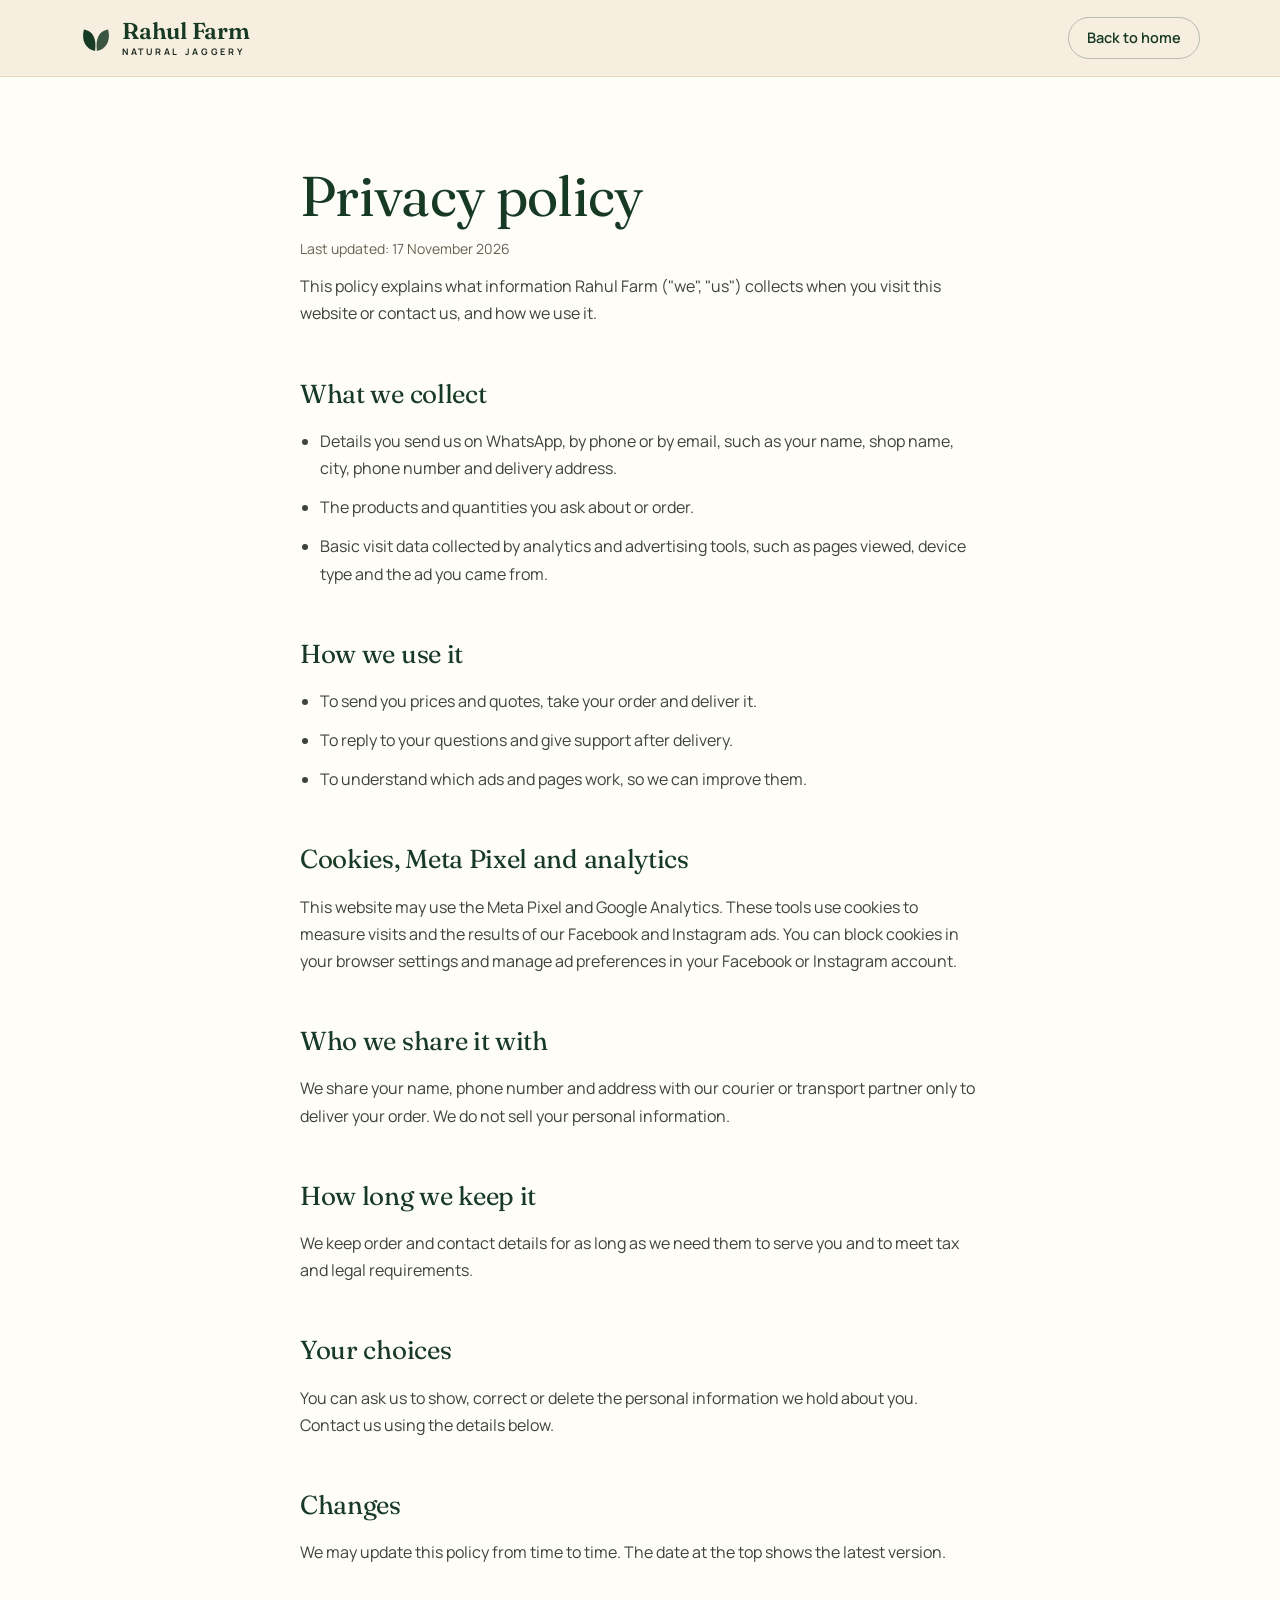
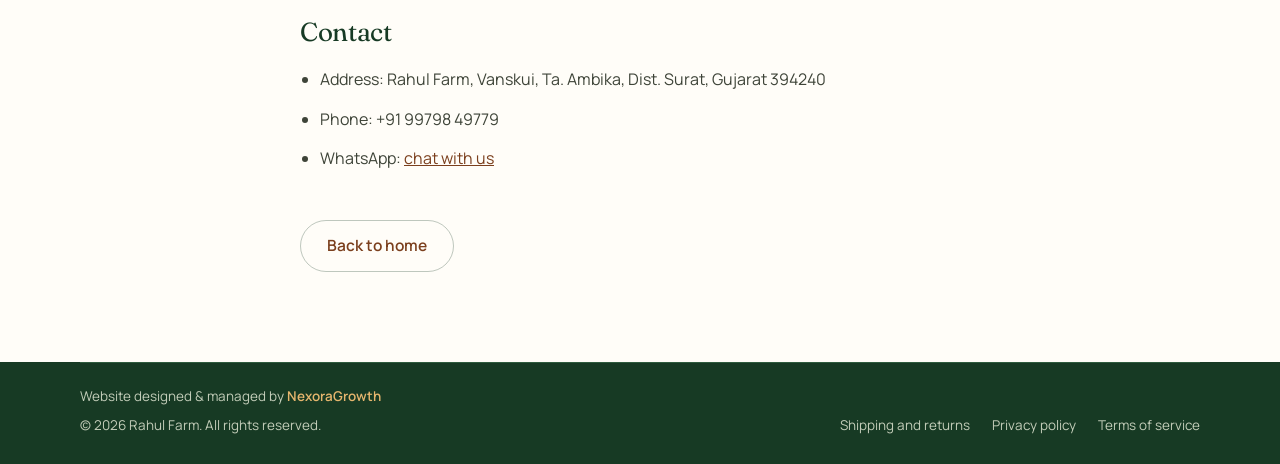
<file: privacy-policy.html>
<!doctype html>
<html lang="en">
<head>
<meta charset="utf-8">
<meta name="viewport" content="width=device-width, initial-scale=1">
<title>Privacy policy | Rahul Farm</title>
<meta name="description" content="How Rahul Farm collects, uses and protects the information you share with us on our website and WhatsApp.">
<meta name="theme-color" content="#173A24">
<link rel="icon" href="assets/img/favicon.svg" type="image/svg+xml">
<link rel="apple-touch-icon" href="assets/img/apple-touch-icon.png">
<link rel="preconnect" href="https://fonts.googleapis.com">
<link rel="preconnect" href="https://fonts.gstatic.com" crossorigin>
<link rel="stylesheet" href="https://fonts.googleapis.com/css2?family=Fraunces:opsz,wght@9..144,400;9..144,500;9..144,600&amp;family=Manrope:wght@400;500;600;700&amp;display=swap">
<link rel="stylesheet" href="assets/css/style.css">
<script src="assets/js/config.js" defer></script>
<script src="assets/js/main.js" defer></script>
<script type="text/javascript">
    (function(c,l,a,r,i,t,y){
        c[a]=c[a]||function(){(c[a].q=c[a].q||[]).push(arguments)};
        t=l.createElement(r);t.async=1;t.src="https://www.clarity.ms/tag/"+i;
        y=l.getElementsByTagName(r)[0];y.parentNode.insertBefore(t,y);
    })(window, document, "clarity", "script", "zj9hsu10sp");
</script>
</head>
<body>
<noscript><img height="1" width="1" style="display:none" alt="" src="https://www.facebook.com/tr?id=1154272696988305&amp;ev=PageView&amp;noscript=1"></noscript>
<svg width="0" height="0" style="position:absolute" aria-hidden="true" focusable="false"><symbol id="i-leaf" viewBox="0 0 34 30"><path d="M16 29C6 27 1 18 4 6c9 1 14 9 12 23z"/><path d="M18 29C28 27 33 18 30 6c-9 1-14 9-12 23z" opacity=".85"/></symbol></svg>
<header class="hdr">
<div class="wrap hdr-in">
<a class="logo" href="index.html" aria-label="Rahul Farm, home"><svg aria-hidden="true"><use href="#i-leaf"/></svg><span class="logo-text"><span class="logo-name">Rahul Farm</span><span class="logo-sub">NATURAL JAGGERY</span></span></a>
<a class="btn btn-ghost btn-sm" href="index.html">Back to home</a>
</div>
</header>
<main class="doc">
<h1>Privacy policy</h1>
<p class="upd">Last updated: 17 November 2026</p>
<p>This policy explains what information Rahul Farm ("we", "us") collects when you visit this website or contact us, and how we use it.</p>
<h2>What we collect</h2>
<ul>
<li>Details you send us on WhatsApp, by phone or by email, such as your name, shop name, city, phone number and delivery address.</li>
<li>The products and quantities you ask about or order.</li>
<li>Basic visit data collected by analytics and advertising tools, such as pages viewed, device type and the ad you came from.</li>
</ul>
<h2>How we use it</h2>
<ul>
<li>To send you prices and quotes, take your order and deliver it.</li>
<li>To reply to your questions and give support after delivery.</li>
<li>To understand which ads and pages work, so we can improve them.</li>
</ul>
<h2>Cookies, Meta Pixel and analytics</h2>
<p>This website may use the Meta Pixel and Google Analytics. These tools use cookies to measure visits and the results of our Facebook and Instagram ads. You can block cookies in your browser settings and manage ad preferences in your Facebook or Instagram account.</p>
<h2>Who we share it with</h2>
<p>We share your name, phone number and address with our courier or transport partner only to deliver your order. We do not sell your personal information.</p>
<h2>How long we keep it</h2>
<p>We keep order and contact details for as long as we need them to serve you and to meet tax and legal requirements.</p>
<h2>Your choices</h2>
<p>You can ask us to show, correct or delete the personal information we hold about you. Contact us using the details below.</p>
<h2>Changes</h2>
<p>We may update this policy from time to time. The date at the top shows the latest version.</p>
<h2>Contact</h2>
<ul>
<li>Address: <span data-c="address">Rahul Farm, Vanskui, Surat, Gujarat</span><span data-if="pincode"> <span data-c="pincode"></span></span></li>
<li data-if="phone">Phone: <span data-c="phone"></span></li>
<li>WhatsApp: <a data-wa="hello" href="index.html#faq">chat with us</a></li>
<li data-if="email">Email: <a data-mail href="#"><span data-c="email"></span></a></li>
</ul>
<a class="btn btn-ghost back" href="index.html">Back to home</a>
</main>
<footer class="ftr" style="padding-top:0">
<div class="wrap">
<div class="ftr-bottom">
<div class="ftr-copy"><span class="ftr-credit">Website designed &amp; managed by <a data-credit href="#"><span data-c="creditName">NexoraGrowth</span></a></span><span>© <span data-year>2026</span> Rahul Farm. All rights reserved.</span></div>
<span class="legal"><a href="shipping-returns.html">Shipping and returns</a><a href="privacy-policy.html">Privacy policy</a><a href="terms.html">Terms of service</a></span>
</div>
</div>
</footer>
</body>
</html>
</file>
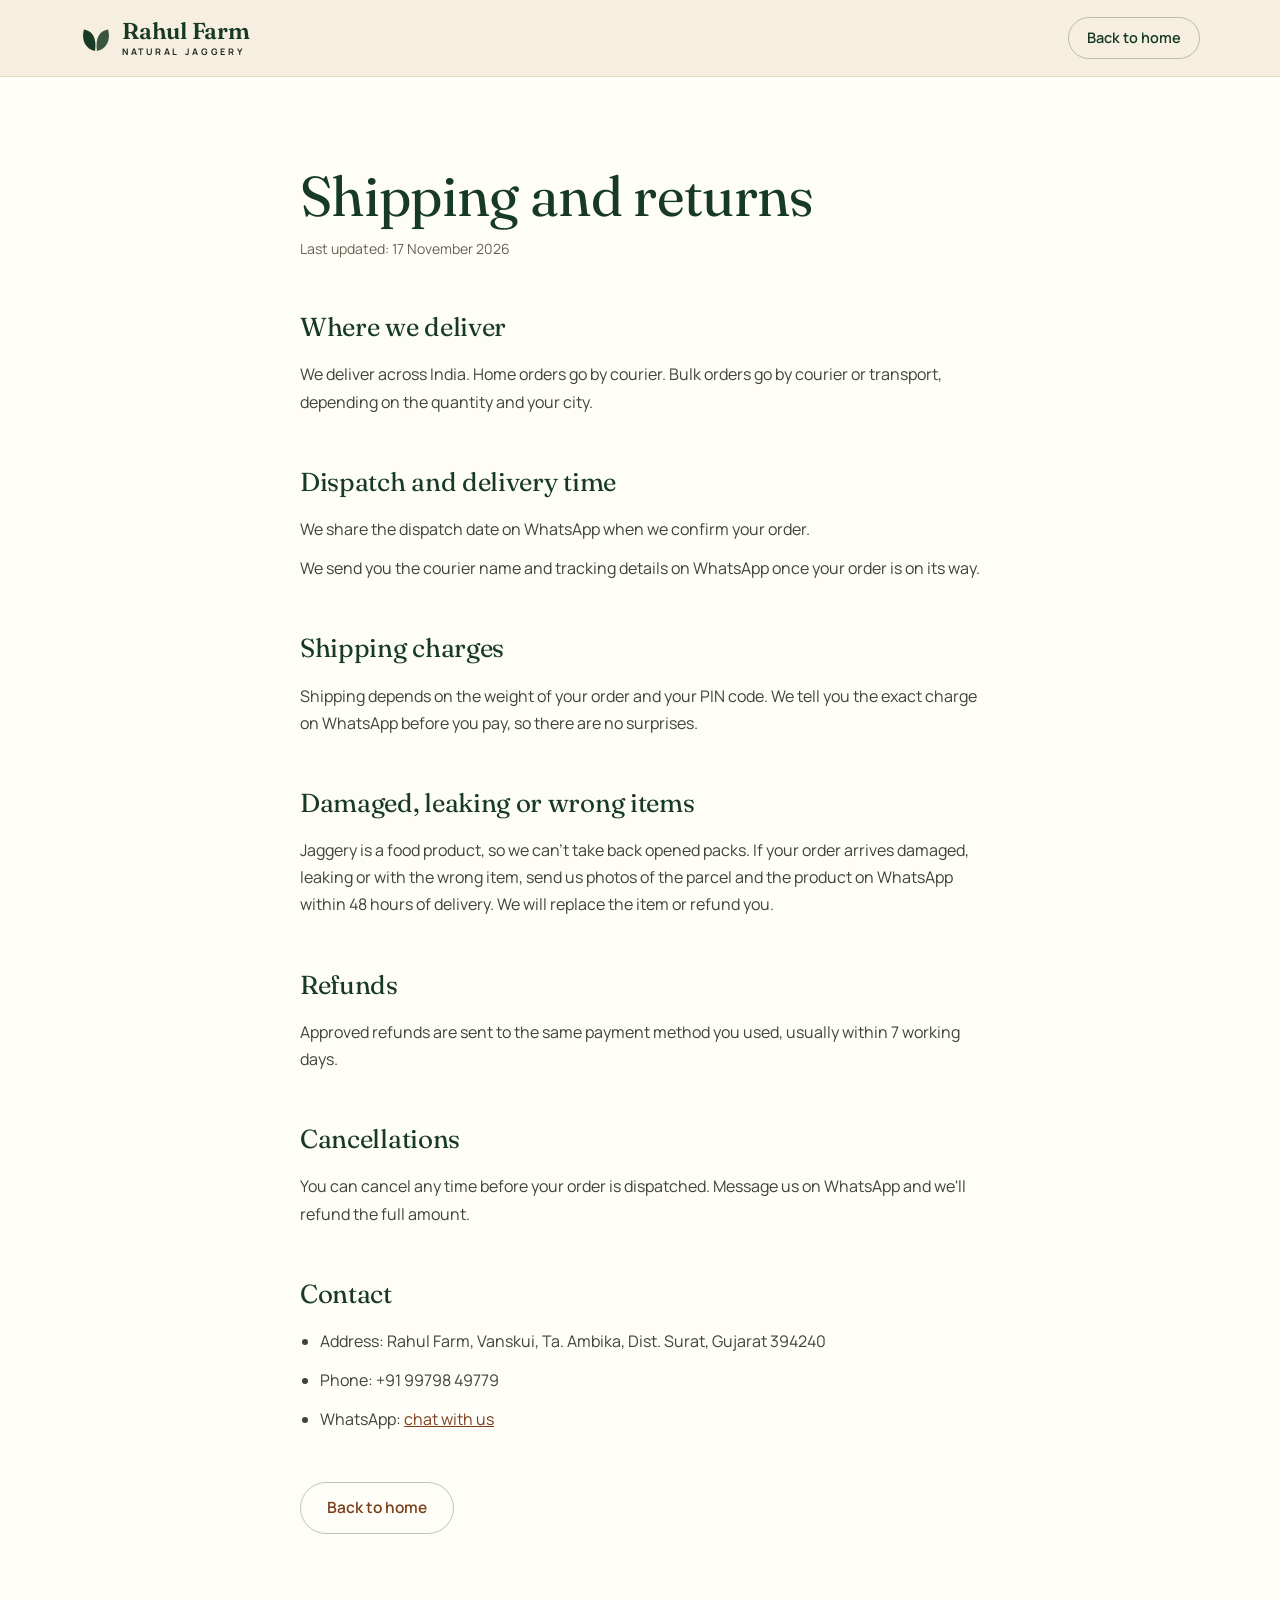
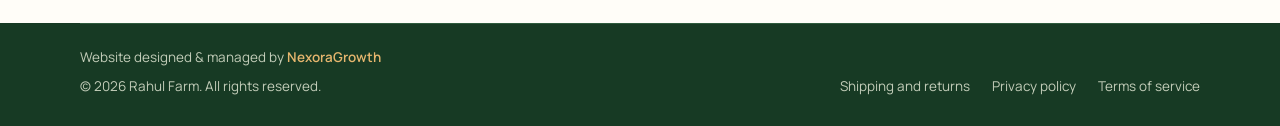
<file: shipping-returns.html>
<!doctype html>
<html lang="en">
<head>
<meta charset="utf-8">
<meta name="viewport" content="width=device-width, initial-scale=1">
<title>Shipping and returns | Rahul Farm</title>
<meta name="description" content="How Rahul Farm ships jaggery across India, delivery times, shipping charges and what to do if your order arrives damaged.">
<meta name="theme-color" content="#173A24">
<link rel="icon" href="assets/img/favicon.svg" type="image/svg+xml">
<link rel="apple-touch-icon" href="assets/img/apple-touch-icon.png">
<link rel="preconnect" href="https://fonts.googleapis.com">
<link rel="preconnect" href="https://fonts.gstatic.com" crossorigin>
<link rel="stylesheet" href="https://fonts.googleapis.com/css2?family=Fraunces:opsz,wght@9..144,400;9..144,500;9..144,600&amp;family=Manrope:wght@400;500;600;700&amp;display=swap">
<link rel="stylesheet" href="assets/css/style.css">
<script src="assets/js/config.js" defer></script>
<script src="assets/js/main.js" defer></script>
<script type="text/javascript">
    (function(c,l,a,r,i,t,y){
        c[a]=c[a]||function(){(c[a].q=c[a].q||[]).push(arguments)};
        t=l.createElement(r);t.async=1;t.src="https://www.clarity.ms/tag/"+i;
        y=l.getElementsByTagName(r)[0];y.parentNode.insertBefore(t,y);
    })(window, document, "clarity", "script", "zj9hsu10sp");
</script>
</head>
<body>
<noscript><img height="1" width="1" style="display:none" alt="" src="https://www.facebook.com/tr?id=1154272696988305&amp;ev=PageView&amp;noscript=1"></noscript>
<svg width="0" height="0" style="position:absolute" aria-hidden="true" focusable="false"><symbol id="i-leaf" viewBox="0 0 34 30"><path d="M16 29C6 27 1 18 4 6c9 1 14 9 12 23z"/><path d="M18 29C28 27 33 18 30 6c-9 1-14 9-12 23z" opacity=".85"/></symbol></svg>
<header class="hdr">
<div class="wrap hdr-in">
<a class="logo" href="index.html" aria-label="Rahul Farm, home"><svg aria-hidden="true"><use href="#i-leaf"/></svg><span class="logo-text"><span class="logo-name">Rahul Farm</span><span class="logo-sub">NATURAL JAGGERY</span></span></a>
<a class="btn btn-ghost btn-sm" href="index.html">Back to home</a>
</div>
</header>
<main class="doc">
<h1>Shipping and returns</h1>
<p class="upd">Last updated: 17 November 2026</p>
<h2>Where we deliver</h2>
<p>We deliver across India. Home orders go by courier. Bulk orders go by courier or transport, depending on the quantity and your city.</p>
<h2>Dispatch and delivery time</h2>
<p data-if="dispatchDays">Orders are dispatched within <span data-c="dispatchDays"></span> after your order and payment are confirmed.</p>
<p data-ifnot="dispatchDays">We share the dispatch date on WhatsApp when we confirm your order.</p>
<p data-if="deliveryDays">Most orders reach you within <span data-c="deliveryDays"></span> of dispatch. Remote PIN codes can take longer.</p>
<p>We send you the courier name and tracking details on WhatsApp once your order is on its way.</p>
<h2>Shipping charges</h2>
<p>Shipping depends on the weight of your order and your PIN code. We tell you the exact charge on WhatsApp before you pay, so there are no surprises.</p>
<h2>Damaged, leaking or wrong items</h2>
<p>Jaggery is a food product, so we can't take back opened packs. If your order arrives damaged, leaking or with the wrong item, send us photos of the parcel and the product on WhatsApp within 48 hours of delivery. We will replace the item or refund you.</p>
<h2>Refunds</h2>
<p>Approved refunds are sent to the same payment method you used, usually within 7 working days.</p>
<h2>Cancellations</h2>
<p>You can cancel any time before your order is dispatched. Message us on WhatsApp and we'll refund the full amount.</p>
<h2>Contact</h2>
<ul>
<li>Address: <span data-c="address">Rahul Farm, Vanskui, Surat, Gujarat</span><span data-if="pincode"> <span data-c="pincode"></span></span></li>
<li data-if="phone">Phone: <span data-c="phone"></span></li>
<li>WhatsApp: <a data-wa="hello" href="index.html#faq">chat with us</a></li>
<li data-if="email">Email: <a data-mail href="#"><span data-c="email"></span></a></li>
</ul>
<a class="btn btn-ghost back" href="index.html">Back to home</a>
</main>
<footer class="ftr" style="padding-top:0">
<div class="wrap">
<div class="ftr-bottom">
<div class="ftr-copy"><span class="ftr-credit">Website designed &amp; managed by <a data-credit href="#"><span data-c="creditName">NexoraGrowth</span></a></span><span>© <span data-year>2026</span> Rahul Farm. All rights reserved.</span></div>
<span class="legal"><a href="shipping-returns.html">Shipping and returns</a><a href="privacy-policy.html">Privacy policy</a><a href="terms.html">Terms of service</a></span>
</div>
</div>
</footer>
</body>
</html>
</file>
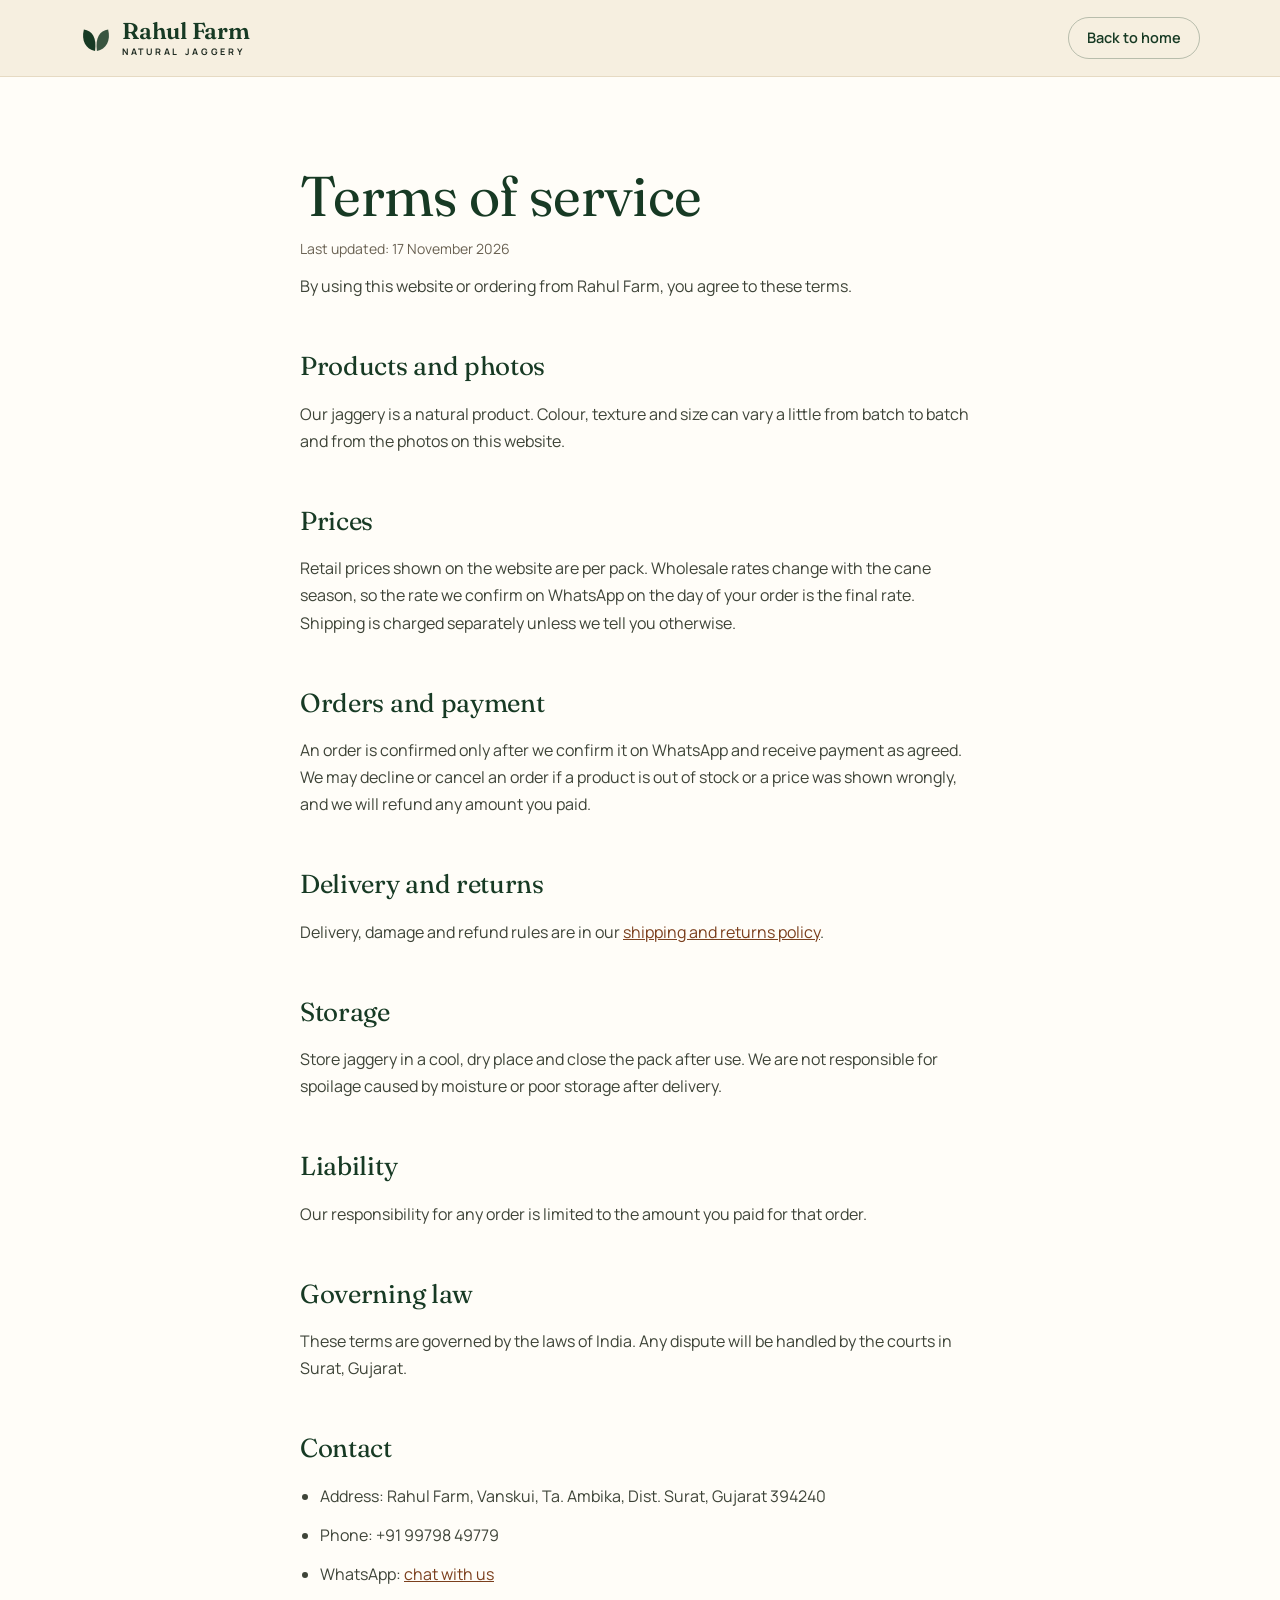
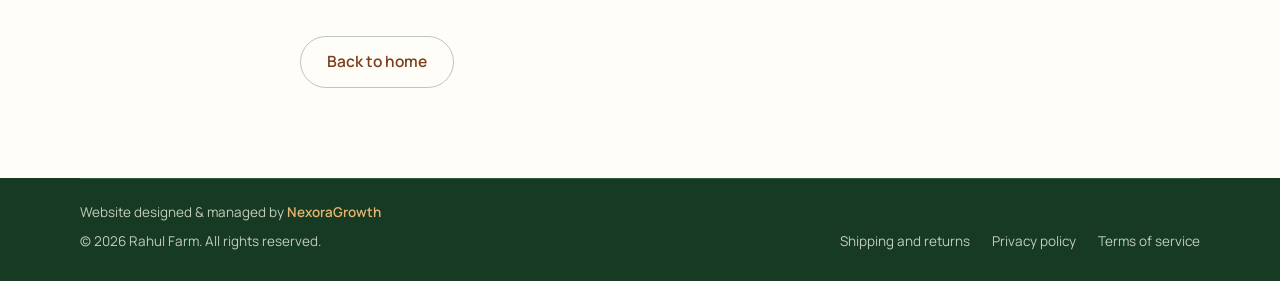
<file: terms.html>
<!doctype html>
<html lang="en">
<head>
<meta charset="utf-8">
<meta name="viewport" content="width=device-width, initial-scale=1">
<title>Terms of service | Rahul Farm</title>
<meta name="description" content="Terms for using the Rahul Farm website and ordering jaggery from us, wholesale or retail.">
<meta name="theme-color" content="#173A24">
<link rel="icon" href="assets/img/favicon.svg" type="image/svg+xml">
<link rel="apple-touch-icon" href="assets/img/apple-touch-icon.png">
<link rel="preconnect" href="https://fonts.googleapis.com">
<link rel="preconnect" href="https://fonts.gstatic.com" crossorigin>
<link rel="stylesheet" href="https://fonts.googleapis.com/css2?family=Fraunces:opsz,wght@9..144,400;9..144,500;9..144,600&amp;family=Manrope:wght@400;500;600;700&amp;display=swap">
<link rel="stylesheet" href="assets/css/style.css">
<script src="assets/js/config.js" defer></script>
<script src="assets/js/main.js" defer></script>
<script type="text/javascript">
    (function(c,l,a,r,i,t,y){
        c[a]=c[a]||function(){(c[a].q=c[a].q||[]).push(arguments)};
        t=l.createElement(r);t.async=1;t.src="https://www.clarity.ms/tag/"+i;
        y=l.getElementsByTagName(r)[0];y.parentNode.insertBefore(t,y);
    })(window, document, "clarity", "script", "zj9hsu10sp");
</script>
</head>
<body>
<noscript><img height="1" width="1" style="display:none" alt="" src="https://www.facebook.com/tr?id=1154272696988305&amp;ev=PageView&amp;noscript=1"></noscript>
<svg width="0" height="0" style="position:absolute" aria-hidden="true" focusable="false"><symbol id="i-leaf" viewBox="0 0 34 30"><path d="M16 29C6 27 1 18 4 6c9 1 14 9 12 23z"/><path d="M18 29C28 27 33 18 30 6c-9 1-14 9-12 23z" opacity=".85"/></symbol></svg>
<header class="hdr">
<div class="wrap hdr-in">
<a class="logo" href="index.html" aria-label="Rahul Farm, home"><svg aria-hidden="true"><use href="#i-leaf"/></svg><span class="logo-text"><span class="logo-name">Rahul Farm</span><span class="logo-sub">NATURAL JAGGERY</span></span></a>
<a class="btn btn-ghost btn-sm" href="index.html">Back to home</a>
</div>
</header>
<main class="doc">
<h1>Terms of service</h1>
<p class="upd">Last updated: 17 November 2026</p>
<p>By using this website or ordering from Rahul Farm, you agree to these terms.</p>
<h2>Products and photos</h2>
<p>Our jaggery is a natural product. Colour, texture and size can vary a little from batch to batch and from the photos on this website.</p>
<h2>Prices</h2>
<p>Retail prices shown on the website are per pack. Wholesale rates change with the cane season, so the rate we confirm on WhatsApp on the day of your order is the final rate. Shipping is charged separately unless we tell you otherwise.</p>
<h2>Orders and payment</h2>
<p>An order is confirmed only after we confirm it on WhatsApp and receive payment as agreed. We may decline or cancel an order if a product is out of stock or a price was shown wrongly, and we will refund any amount you paid.</p>
<h2>Delivery and returns</h2>
<p>Delivery, damage and refund rules are in our <a href="shipping-returns.html">shipping and returns policy</a>.</p>
<h2>Storage</h2>
<p>Store jaggery in a cool, dry place and close the pack after use. We are not responsible for spoilage caused by moisture or poor storage after delivery.</p>
<h2>Liability</h2>
<p>Our responsibility for any order is limited to the amount you paid for that order.</p>
<h2>Governing law</h2>
<p>These terms are governed by the laws of India. Any dispute will be handled by the courts in Surat, Gujarat.</p>
<h2>Contact</h2>
<ul>
<li>Address: <span data-c="address">Rahul Farm, Vanskui, Surat, Gujarat</span><span data-if="pincode"> <span data-c="pincode"></span></span></li>
<li data-if="phone">Phone: <span data-c="phone"></span></li>
<li>WhatsApp: <a data-wa="hello" href="index.html#faq">chat with us</a></li>
<li data-if="email">Email: <a data-mail href="#"><span data-c="email"></span></a></li>
</ul>
<a class="btn btn-ghost back" href="index.html">Back to home</a>
</main>
<footer class="ftr" style="padding-top:0">
<div class="wrap">
<div class="ftr-bottom">
<div class="ftr-copy"><span class="ftr-credit">Website designed &amp; managed by <a data-credit href="#"><span data-c="creditName">NexoraGrowth</span></a></span><span>© <span data-year>2026</span> Rahul Farm. All rights reserved.</span></div>
<span class="legal"><a href="shipping-returns.html">Shipping and returns</a><a href="privacy-policy.html">Privacy policy</a><a href="terms.html">Terms of service</a></span>
</div>
</div>
</footer>
</body>
</html>
</file>
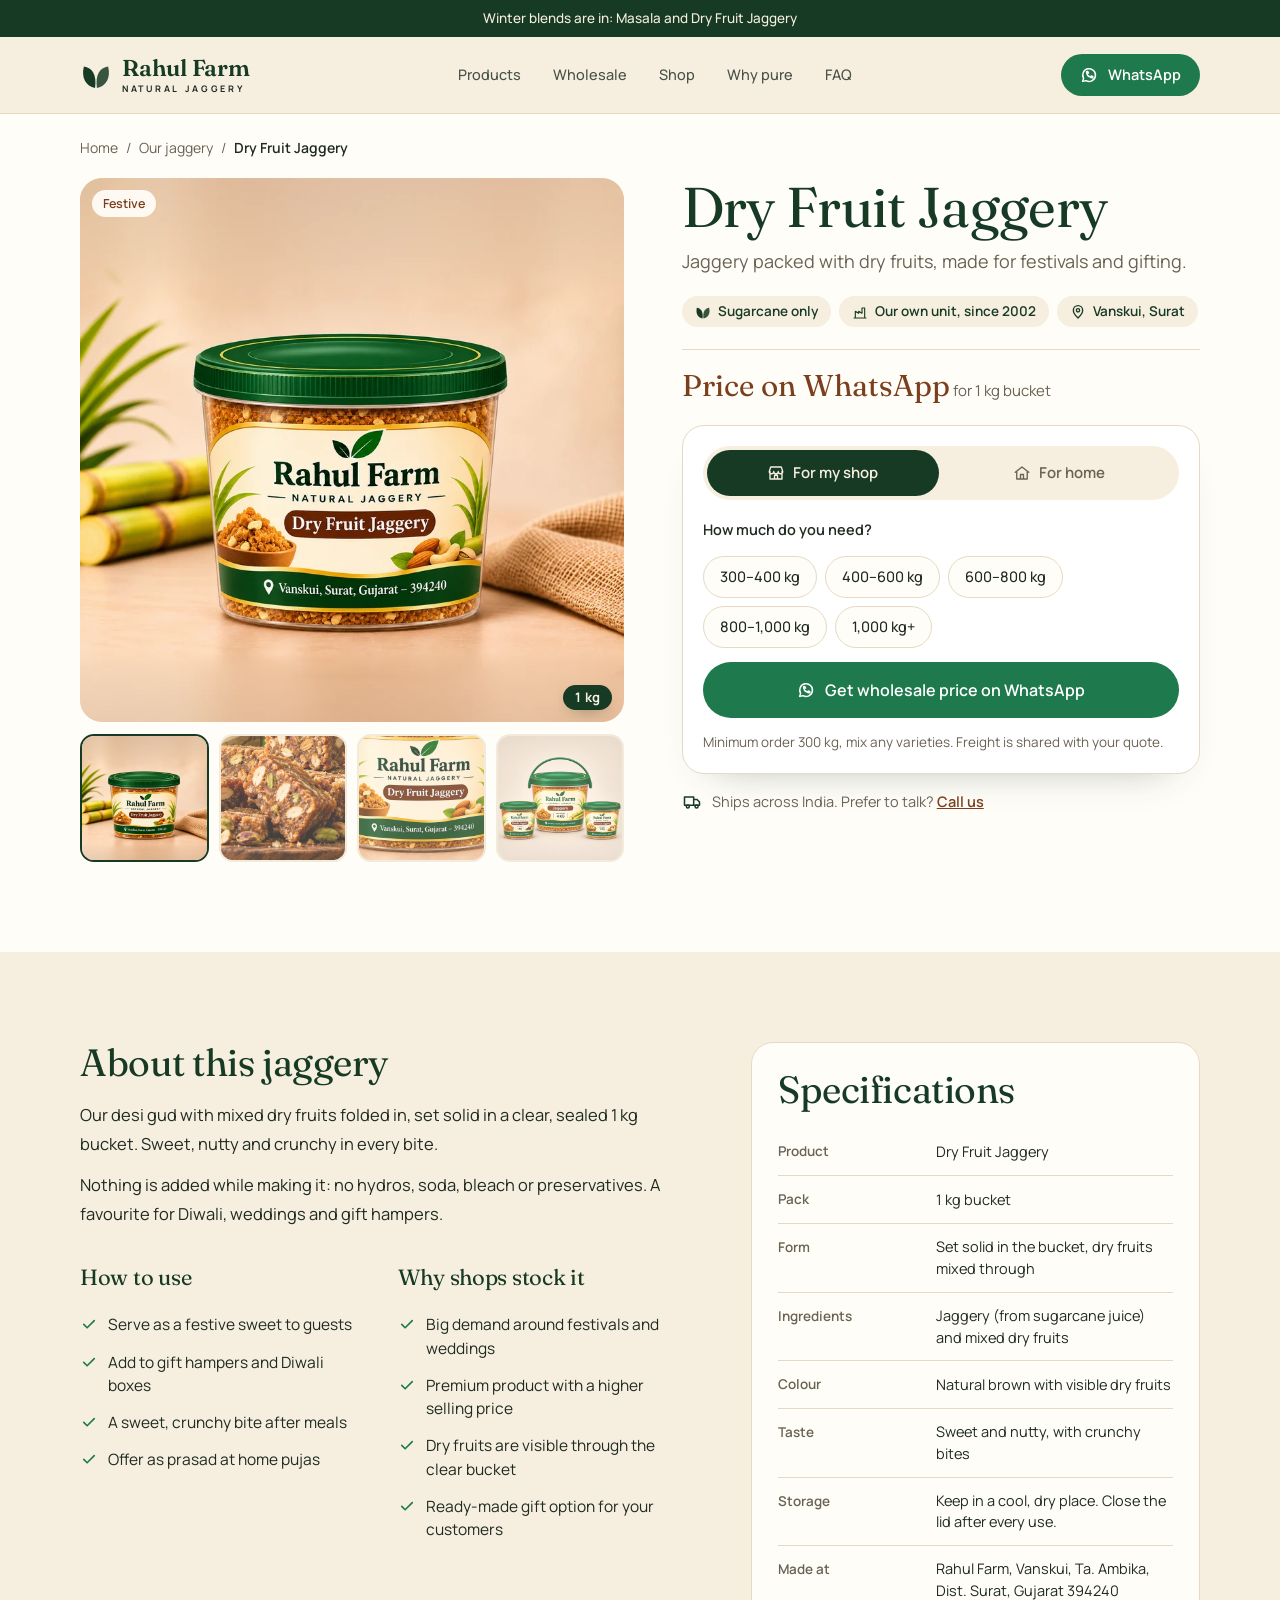
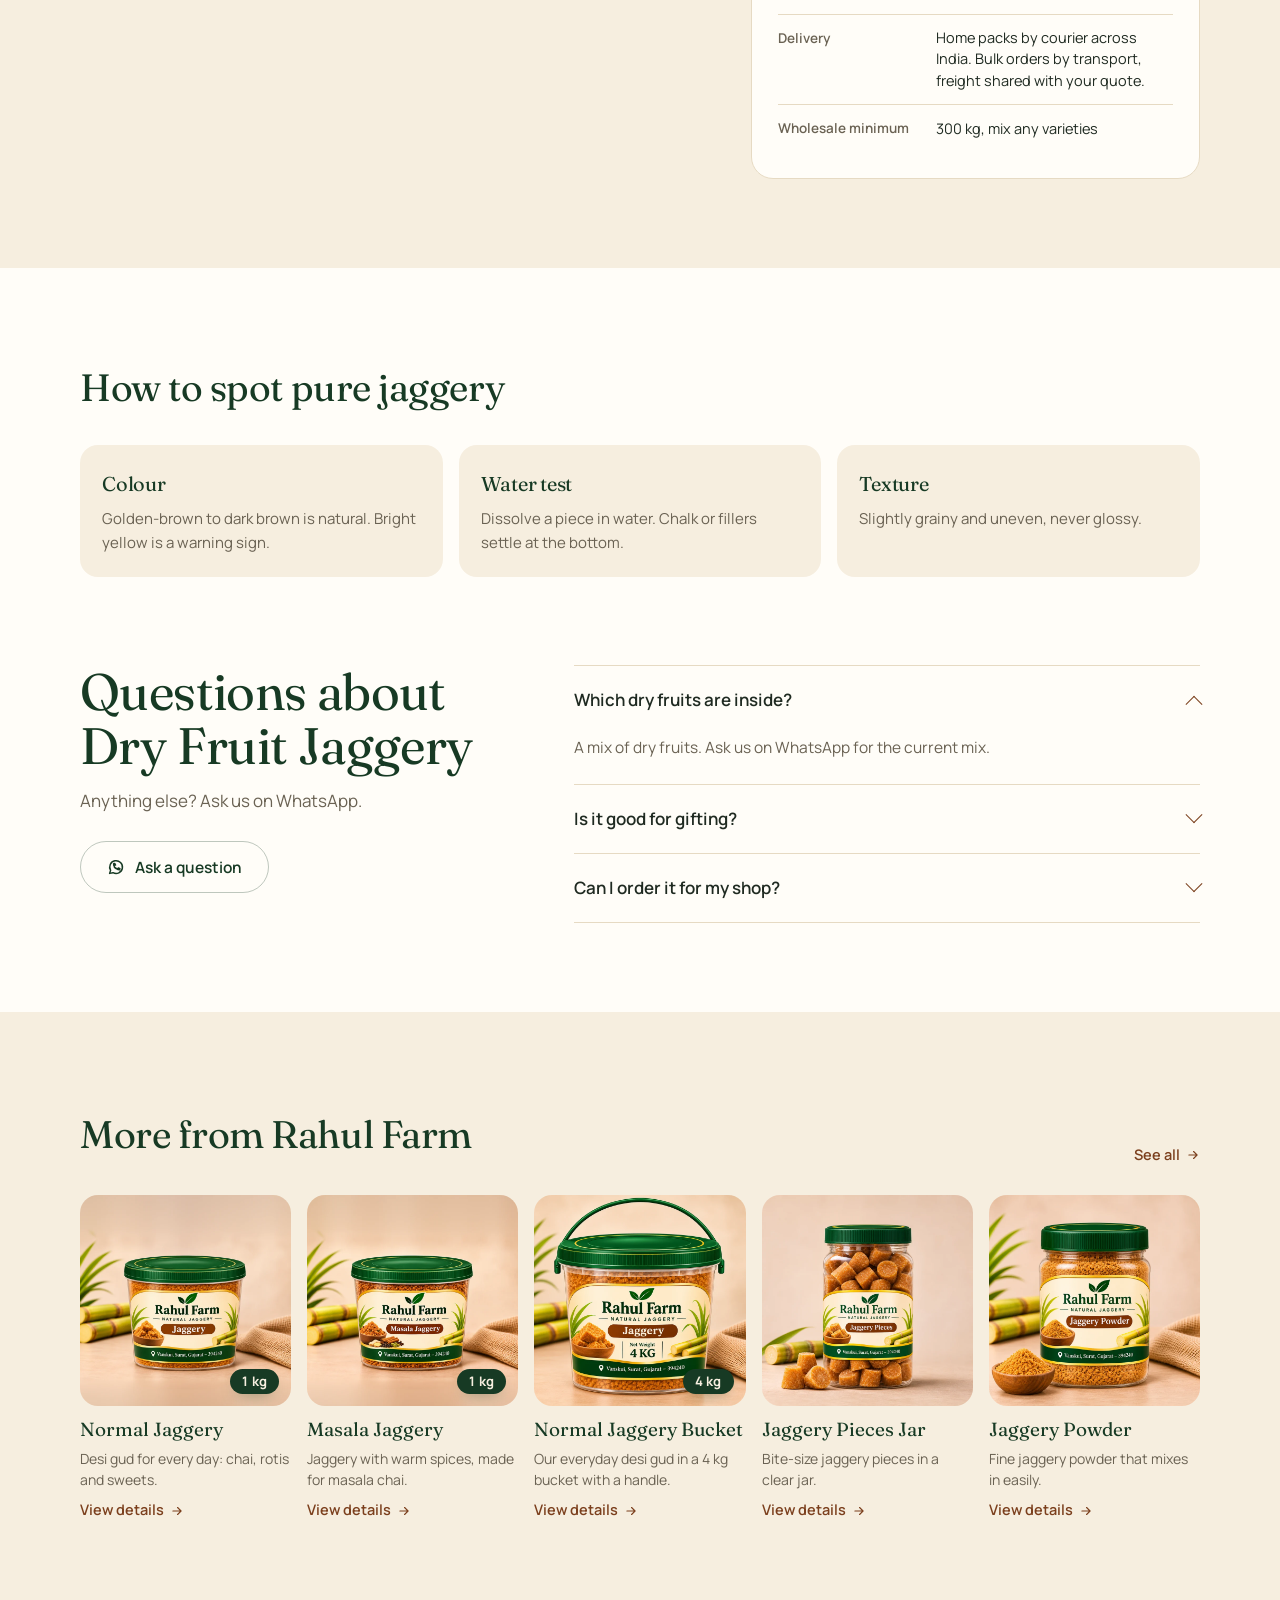
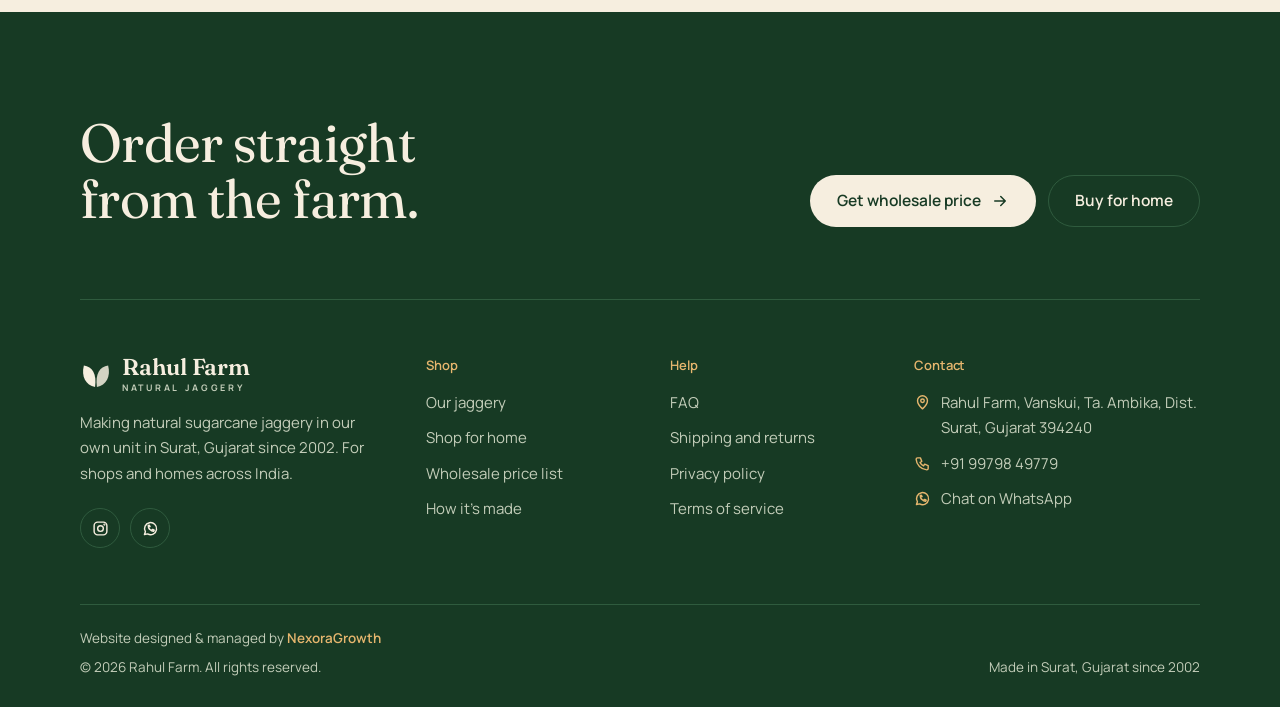
<file: products/dry-fruit-jaggery.html>
<!doctype html>
<html lang="en">
<head>
<meta charset="utf-8">
<meta name="viewport" content="width=device-width, initial-scale=1, viewport-fit=cover">
<title>Dry Fruit Jaggery | Rahul Farm Natural Jaggery</title>
<meta name="description" content="Rahul Farm Dry Fruit Jaggery in a clear 1 kg bucket: sugarcane jaggery with mixed dry fruits, for festivals and gifting. Wholesale for shops, delivered across India.">
<meta name="theme-color" content="#173A24">
<link rel="canonical" href="https://YOUR-DOMAIN/products/dry-fruit-jaggery.html">
<meta property="og:type" content="product">
<meta property="og:site_name" content="Rahul Farm">
<meta property="og:title" content="Dry Fruit Jaggery | Rahul Farm">
<meta property="og:description" content="Jaggery packed with dry fruits, made for festivals and gifting. Made from sugarcane juice in Surat since 2002.">
<meta property="og:url" content="https://YOUR-DOMAIN/products/dry-fruit-jaggery.html">
<meta property="og:image" content="https://YOUR-DOMAIN/assets/img/p/dry-fruit-jaggery-og.jpg">
<meta property="og:image:width" content="1200">
<meta property="og:image:height" content="630">
<meta name="twitter:card" content="summary_large_image">
<link rel="icon" href="../assets/img/favicon.svg" type="image/svg+xml">
<link rel="apple-touch-icon" href="../assets/img/apple-touch-icon.png">
<link rel="preconnect" href="https://fonts.googleapis.com">
<link rel="preconnect" href="https://fonts.gstatic.com" crossorigin>
<link rel="stylesheet" href="https://fonts.googleapis.com/css2?family=Fraunces:opsz,wght@9..144,400;9..144,500;9..144,600&amp;family=Manrope:wght@400;500;600;700&amp;display=swap">
<link rel="preload" as="image" href="../assets/img/pack-dryfruit-1kg.webp" type="image/webp">
<link rel="stylesheet" href="../assets/css/style.css">
<script src="../assets/js/config.js" defer></script>
<script src="../assets/js/main.js" defer></script>
<script type="text/javascript">
    (function(c,l,a,r,i,t,y){
        c[a]=c[a]||function(){(c[a].q=c[a].q||[]).push(arguments)};
        t=l.createElement(r);t.async=1;t.src="https://www.clarity.ms/tag/"+i;
        y=l.getElementsByTagName(r)[0];y.parentNode.insertBefore(t,y);
    })(window, document, "clarity", "script", "zj9hsu10sp");
</script>
</head>
<body class="pdp-page">
<noscript><img height="1" width="1" style="display:none" alt="" src="https://www.facebook.com/tr?id=1154272696988305&amp;ev=PageView&amp;noscript=1"></noscript>
<svg width="0" height="0" style="position:absolute" aria-hidden="true" focusable="false">
<symbol id="i-leaf" viewBox="0 0 34 30"><path d="M16 29C6 27 1 18 4 6c9 1 14 9 12 23z"/><path d="M18 29C28 27 33 18 30 6c-9 1-14 9-12 23z" opacity=".85"/></symbol>
<symbol id="i-wa" viewBox="0 0 24 24" fill="none" stroke="currentColor" stroke-width="2" stroke-linecap="round" stroke-linejoin="round"><path d="M3.5 20.5l1.3-4A8.5 8.5 0 1 1 8 19.6z"/><path d="M9 9.5c.3 2.4 2.6 4.7 5 5l1.2-1.3 2 1-.4 1.6c-3.8.4-8.4-4.1-8-8l1.6-.4 1 2z"/></symbol>
<symbol id="i-pin" viewBox="0 0 24 24" fill="none" stroke="currentColor" stroke-width="2" stroke-linecap="round" stroke-linejoin="round"><path d="M12 21s-7-6.2-7-11.5A7 7 0 0 1 19 9.5C19 14.8 12 21 12 21z"/><circle cx="12" cy="9.5" r="2.5"/></symbol>
<symbol id="i-arrow" viewBox="0 0 24 24" fill="none" stroke="currentColor" stroke-width="2" stroke-linecap="round" stroke-linejoin="round"><path d="M5 12h14M13 6l6 6-6 6"/></symbol>
<symbol id="i-phone" viewBox="0 0 24 24" fill="none" stroke="currentColor" stroke-width="2" stroke-linecap="round" stroke-linejoin="round"><path d="M5 4h4l2 5-2.5 1.5a11 11 0 0 0 5 5L15 13l5 2v4a2 2 0 0 1-2 2A16 16 0 0 1 3 6a2 2 0 0 1 2-2"/></symbol>
<symbol id="i-mail" viewBox="0 0 24 24" fill="none" stroke="currentColor" stroke-width="2" stroke-linecap="round" stroke-linejoin="round"><rect x="3" y="5" width="18" height="14" rx="2"/><path d="M3 7l9 6 9-6"/></symbol>
<symbol id="i-clock" viewBox="0 0 24 24" fill="none" stroke="currentColor" stroke-width="2" stroke-linecap="round" stroke-linejoin="round"><circle cx="12" cy="12" r="9"/><path d="M12 7v5l3 2"/></symbol>
<symbol id="i-ig" viewBox="0 0 24 24" fill="none" stroke="currentColor" stroke-width="2" stroke-linecap="round" stroke-linejoin="round"><rect x="3" y="3" width="18" height="18" rx="5"/><circle cx="12" cy="12" r="4"/><circle cx="17.5" cy="6.5" r=".6" fill="currentColor"/></symbol>
<symbol id="i-fb" viewBox="0 0 24 24" fill="none" stroke="currentColor" stroke-width="2" stroke-linecap="round" stroke-linejoin="round"><path d="M15 3h-2.5A4.5 4.5 0 0 0 8 7.5V10H5.5v4H8v7h4v-7h3l1-4h-4V7.8c0-.5.4-.8.8-.8H15z"/></symbol>
<symbol id="i-yt" viewBox="0 0 24 24" fill="none" stroke="currentColor" stroke-width="2" stroke-linecap="round" stroke-linejoin="round"><rect x="2.5" y="5.5" width="19" height="13" rx="4"/><path d="M10 9.5v5l4.5-2.5z" fill="currentColor"/></symbol>
<symbol id="i-factory" viewBox="0 0 24 24" fill="none" stroke="currentColor" stroke-width="1.7" stroke-linecap="round" stroke-linejoin="round"><path d="M3 21h18M5 21V11l5 3v-3l5 3V6h4v15"/></symbol>
<symbol id="i-repeat" viewBox="0 0 24 24" fill="none" stroke="currentColor" stroke-width="1.7" stroke-linecap="round" stroke-linejoin="round"><path d="M4 12a8 8 0 0 1 14-5.3M20 4v4h-4M20 12a8 8 0 0 1-14 5.3M4 20v-4h4"/></symbol>
<symbol id="i-chart" viewBox="0 0 24 24" fill="none" stroke="currentColor" stroke-width="1.7" stroke-linecap="round" stroke-linejoin="round"><path d="M3 17l6-6 4 4 8-8M15 7h6v6"/></symbol>
<symbol id="i-layers" viewBox="0 0 24 24" fill="none" stroke="currentColor" stroke-width="1.7" stroke-linecap="round" stroke-linejoin="round"><path d="M12 3l9 5-9 5-9-5 9-5zM3 13l9 5 9-5M3 18l9 5 9-5"/></symbol>
<symbol id="i-box" viewBox="0 0 24 24" fill="none" stroke="currentColor" stroke-width="1.7" stroke-linecap="round" stroke-linejoin="round"><path d="M3 7l9-4 9 4v10l-9 4-9-4V7zM3 7l9 4 9-4M12 11v10"/></symbol>
<symbol id="i-cane" viewBox="0 0 48 48" fill="none" stroke="currentColor" stroke-width="2" stroke-linecap="round" stroke-linejoin="round"><path d="M18 8v34M30 14v28M14 18h8M14 28h8M26 24h8M26 34h8M30 14c3-5 8-7 12-7-2 5-6 8-12 8M18 8c-2-3-6-4-9-4 1 3 4 5 9 5"/></symbol>
<symbol id="i-crush" viewBox="0 0 48 48" fill="none" stroke="currentColor" stroke-width="2" stroke-linecap="round" stroke-linejoin="round"><circle cx="16" cy="22" r="9"/><circle cx="32" cy="22" r="9"/><path d="M20 4l4 4 4-4M24 35v3M24 43v.5"/></symbol>
<symbol id="i-boil" viewBox="0 0 48 48" fill="none" stroke="currentColor" stroke-width="2" stroke-linecap="round" stroke-linejoin="round"><path d="M6 26h36c0 8-8 14-18 14S6 34 6 26zM16 20c-2-3 2-5 0-8M24 20c-2-3 2-5 0-8M32 20c-2-3 2-5 0-8M18 44h12"/></symbol>
<symbol id="i-mould" viewBox="0 0 48 48" fill="none" stroke="currentColor" stroke-width="2" stroke-linecap="round" stroke-linejoin="round"><rect x="8" y="14" width="32" height="22" rx="3"/><path d="M18.7 14v22M29.3 14v22M8 25h32"/></symbol>
<symbol id="i-filter" viewBox="0 0 48 48" fill="none" stroke="currentColor" stroke-width="2" stroke-linecap="round" stroke-linejoin="round"><path d="M8 10h32L27 26v12l-6 4V26z"/><path d="M33 34c0 2 1.5 4 3 4s3-2 3-4-3-6-3-6-3 4-3 6z"/></symbol>
<symbol id="i-temp" viewBox="0 0 48 48" fill="none" stroke="currentColor" stroke-width="2" stroke-linecap="round" stroke-linejoin="round"><path d="M20 28V10a4 4 0 0 1 8 0v18a8 8 0 1 1-8 0z"/><path d="M24 18v14"/><circle cx="24" cy="35" r="3"/><path d="M32 12h5M32 18h5M32 24h5"/></symbol>
<symbol id="i-pack" viewBox="0 0 48 48" fill="none" stroke="currentColor" stroke-width="2" stroke-linecap="round" stroke-linejoin="round"><path d="M14 10h20l2 30a3 3 0 0 1-3 3H15a3 3 0 0 1-3-3zM14 16h20M21 24c-3-1-4-4-3-7 3 1 4 4 3 7zM27 24c3-1 4-4 3-7-3 1-4 4-3 7z"/></symbol>
<symbol id="i-check" viewBox="0 0 24 24" fill="none" stroke="currentColor" stroke-width="2.2" stroke-linecap="round" stroke-linejoin="round"><path d="M5 12.5l4.5 4.5L19 7.5"/></symbol><symbol id="i-truck" viewBox="0 0 24 24" fill="none" stroke="currentColor" stroke-width="1.8" stroke-linecap="round" stroke-linejoin="round"><path d="M3 6h11v10H3zM14 9h4l3 3v4h-7"/><circle cx="7" cy="17.5" r="1.8"/><circle cx="17.5" cy="17.5" r="1.8"/></symbol><symbol id="i-store" viewBox="0 0 24 24" fill="none" stroke="currentColor" stroke-width="1.8" stroke-linecap="round" stroke-linejoin="round"><path d="M4 10v10h16V10M3 10l2-6h14l2 6M3 10c0 1.7 1.3 3 3 3s3-1.3 3-3c0 1.7 1.3 3 3 3s3-1.3 3-3c0 1.7 1.3 3 3 3s3-1.3 3-3M10 20v-5h4v5"/></symbol><symbol id="i-home" viewBox="0 0 24 24" fill="none" stroke="currentColor" stroke-width="1.8" stroke-linecap="round" stroke-linejoin="round"><path d="M3 11l9-7 9 7M5 9.5V20h14V9.5M10 20v-6h4v6"/></symbol></svg>

<a class="skip" href="#main">Skip to content</a>
<div class="announce">Winter blends are in: Masala and Dry Fruit Jaggery</div>

<header class="hdr">
<div class="wrap hdr-in">
<a class="logo" href="../index.html" aria-label="Rahul Farm, home">
<svg aria-hidden="true"><use href="#i-leaf"/></svg>
<span class="logo-text"><span class="logo-name">Rahul Farm</span><span class="logo-sub">NATURAL JAGGERY</span></span>
</a>
<nav class="nav" id="nav" aria-label="Main">
<a href="../index.html#range">Products</a>
<a href="../index.html#wholesale">Wholesale</a>
<a href="../index.html#shop">Shop</a>
<a href="../index.html#purity">Why pure</a>
<a href="../index.html#faq">FAQ</a>
<a class="btn btn-wa nav-cta" href="../index.html#enquiry" >Get wholesale price</a>
</nav>
<div class="hdr-cta">
<a class="btn btn-wa btn-sm" data-wa="hello" href="../index.html#faq"><svg aria-hidden="true"><use href="#i-wa"/></svg>WhatsApp</a>
<button class="menu-btn" id="menuBtn" type="button" aria-expanded="false" aria-controls="nav" aria-label="Menu"><span></span><span></span></button>
</div>
</div>
</header>

<main id="main">
<div class="wrap">
<nav class="crumbs" aria-label="Breadcrumb"><a href="../index.html">Home</a><span aria-hidden="true">/</span><a href="../index.html#range">Our jaggery</a><span aria-hidden="true">/</span><span aria-current="page">Dry Fruit Jaggery</span></nav>

<div class="pdp" data-pdp="dryfruit" data-slug="dry-fruit-jaggery">
<div class="pdp-gallery">
<div class="pdp-stage">
<div class="pdp-track" id="pdpTrack" tabindex="0" aria-label="Dry Fruit Jaggery photos, swipe to see more">
<figure class="pdp-slide"><img src="../assets/img/pack-dryfruit-1kg.webp" width="800" height="800" alt="Rahul Farm Dry Fruit Jaggery 1 kg bucket" fetchpriority="high"></figure>
<figure class="pdp-slide"><img src="../assets/img/p/dryfruit-closeup.webp" width="800" height="800" alt="Jaggery bars full of almonds and pistachios" loading="lazy"></figure>
<figure class="pdp-slide"><img src="../assets/img/p/dryfruit-label.webp" width="800" height="800" alt="Rahul Farm Dry Fruit Jaggery label" loading="lazy"></figure>
<figure class="pdp-slide"><img src="../assets/img/pack-range.webp" width="800" height="800" alt="1 kg Dry Fruit Jaggery tub next to the 4 kg bucket" loading="lazy"></figure>
</div>
<span class="tag">Festive</span><span class="wt">1 kg</span>
</div>
<div class="pdp-thumbs">
<button class="pdp-thumb" type="button" data-i="0" aria-label="Show photo 1 of 4" aria-current="true"><img src="../assets/img/pack-dryfruit-1kg.webp" width="120" height="120" alt="" loading="lazy"></button>
<button class="pdp-thumb" type="button" data-i="1" aria-label="Show photo 2 of 4"><img src="../assets/img/p/dryfruit-closeup.webp" width="120" height="120" alt="" loading="lazy"></button>
<button class="pdp-thumb" type="button" data-i="2" aria-label="Show photo 3 of 4"><img src="../assets/img/p/dryfruit-label.webp" width="120" height="120" alt="" loading="lazy"></button>
<button class="pdp-thumb" type="button" data-i="3" aria-label="Show photo 4 of 4"><img src="../assets/img/pack-range.webp" width="120" height="120" alt="" loading="lazy"></button>
</div>
</div>

<div class="pdp-info">
<h1>Dry Fruit Jaggery</h1>
<p class="pdp-tagline">Jaggery packed with dry fruits, made for festivals and gifting.</p>
<ul class="pdp-trust">
<li><svg aria-hidden="true"><use href="#i-leaf"/></svg>Sugarcane only</li>
<li><svg aria-hidden="true"><use href="#i-factory"/></svg>Our own unit, since 2002</li>
<li><svg aria-hidden="true"><use href="#i-pin"/></svg>Vanskui, Surat</li>
</ul>
<div class="pdp-price">
<p><span class="pdp-mrp" data-pdp-mrp>Price on WhatsApp</span> <span class="pdp-per">for <span data-pdp-pack></span></span></p>
<p class="pdp-ws" data-pdp-ws hidden></p>
</div>

<div class="pdp-order" id="order">
<div class="seg" role="tablist" aria-label="Who is this order for?">
<button class="seg-btn" type="button" role="tab" id="tabBulk" aria-selected="true" aria-controls="panelBulk"><svg aria-hidden="true"><use href="#i-store"/></svg>For my shop</button>
<button class="seg-btn" type="button" role="tab" id="tabHome" aria-selected="false" aria-controls="panelHome" tabindex="-1"><svg aria-hidden="true"><use href="#i-home"/></svg>For home</button>
</div>
<div class="pdp-panel" id="panelBulk" role="tabpanel" aria-labelledby="tabBulk">
<p class="pdp-lbl" id="pq">How much do you need?</p>
<div class="chips" role="group" aria-labelledby="pq" data-pdp-chips>
<button class="chip" type="button" aria-pressed="false">300–400 kg</button>
<button class="chip" type="button" aria-pressed="false">400–600 kg</button>
<button class="chip" type="button" aria-pressed="false">600–800 kg</button>
<button class="chip" type="button" aria-pressed="false">800–1,000 kg</button>
<button class="chip" type="button" aria-pressed="false">1,000 kg+</button>
</div>
<a class="btn btn-wa" data-pdp-bulk href="../index.html#enquiry"><svg aria-hidden="true"><use href="#i-wa"/></svg>Get wholesale price on WhatsApp</a>
<p class="pdp-note"><span data-if="moq">Minimum order <span data-c="moq"></span>, mix any varieties. </span>Freight is shared with your quote.</p>
</div>
<div class="pdp-panel" id="panelHome" role="tabpanel" aria-labelledby="tabHome" hidden>
<p class="pdp-lbl">How many packs?</p>
<div class="pdp-qrow"><div class="qty"><button type="button" data-pdp-dec aria-label="One less">−</button><output data-pdp-n aria-live="polite">1</output><button type="button" data-pdp-inc aria-label="One more">+</button></div><span class="pdp-total" data-pdp-total></span></div>
<a class="btn btn-wa" data-pdp-home href="../index.html#shop"><svg aria-hidden="true"><use href="#i-wa"/></svg>Order on WhatsApp</a>
<p class="pdp-note">Delivered across India by courier. Price and shipping are confirmed on WhatsApp before you pay.</p>
</div>
</div>
<p class="pdp-call"><svg aria-hidden="true"><use href="#i-truck"/></svg><span>Ships across India. Prefer to talk? <a data-tel href="../index.html#faq">Call us</a></span></p>
</div>
</div>
</div>

<section class="pdp-more" aria-label="Product details">
<div class="wrap pdp-cols">
<div class="pdp-story">
<h2>About this jaggery</h2>
<p>Our desi gud with mixed dry fruits folded in, set solid in a clear, sealed 1 kg bucket. Sweet, nutty and crunchy in every bite.</p>
<p>Nothing is added while making it: no hydros, soda, bleach or preservatives. A favourite for Diwali, weddings and gift hampers.</p>
<div class="pdp-two">
<div>
<h3>How to use</h3>
<ul class="pdp-list">
<li><svg aria-hidden="true"><use href="#i-check"/></svg>Serve as a festive sweet to guests</li>
<li><svg aria-hidden="true"><use href="#i-check"/></svg>Add to gift hampers and Diwali boxes</li>
<li><svg aria-hidden="true"><use href="#i-check"/></svg>A sweet, crunchy bite after meals</li>
<li><svg aria-hidden="true"><use href="#i-check"/></svg>Offer as prasad at home pujas</li>
</ul>
</div>
<div>
<h3>Why shops stock it</h3>
<ul class="pdp-list">
<li><svg aria-hidden="true"><use href="#i-check"/></svg>Big demand around festivals and weddings</li>
<li><svg aria-hidden="true"><use href="#i-check"/></svg>Premium product with a higher selling price</li>
<li><svg aria-hidden="true"><use href="#i-check"/></svg>Dry fruits are visible through the clear bucket</li>
<li><svg aria-hidden="true"><use href="#i-check"/></svg>Ready-made gift option for your customers</li>
</ul>
</div>
</div>
</div>
<aside class="pdp-spec">
<h2>Specifications</h2>
<table>
<tbody>
<tr><th scope="row">Product</th><td>Dry Fruit Jaggery</td></tr>
<tr><th scope="row">Pack</th><td><span data-pdp-pack></span></td></tr>
<tr><th scope="row">Form</th><td>Set solid in the bucket, dry fruits mixed through</td></tr>
<tr><th scope="row">Ingredients</th><td>Jaggery (from sugarcane juice) and mixed dry fruits</td></tr>
<tr><th scope="row">Colour</th><td>Natural brown with visible dry fruits</td></tr>
<tr><th scope="row">Taste</th><td>Sweet and nutty, with crunchy bites</td></tr>
<tr data-if="shelfLife"><th scope="row">Shelf life</th><td><span data-c="shelfLife"></span></td></tr>
<tr><th scope="row">Storage</th><td>Keep in a cool, dry place. Close the lid after every use.</td></tr>
<tr><th scope="row">Made at</th><td><span data-c="address">Rahul Farm, Vanskui, Ta. Ambika, Dist. Surat, Gujarat</span><span data-if="pincode"> <span data-c="pincode"></span></span></td></tr>
<tr data-if="fssai"><th scope="row">FSSAI Lic. No.</th><td><span data-c="fssai"></span></td></tr>
<tr><th scope="row">Delivery</th><td>Home packs by courier across India. Bulk orders by transport, freight shared with your quote.</td></tr>
<tr data-if="moq"><th scope="row">Wholesale minimum</th><td><span data-c="moq"></span>, mix any varieties</td></tr>
</tbody>
</table>
</aside>
</div>
</section>

<section class="pdp-pure">
<div class="wrap">
<h2>How to spot pure jaggery</h2>
<div class="pdp-pure-grid">
<div><h3>Colour</h3><p>Golden-brown to dark brown is natural. Bright yellow is a warning sign.</p></div>
<div><h3>Water test</h3><p>Dissolve a piece in water. Chalk or fillers settle at the bottom.</p></div>
<div><h3>Texture</h3><p>Slightly grainy and uneven, never glossy.</p></div>
</div>
</div>
</section>

<section class="pdp-faq">
<div class="wrap faq">
<div class="faq-intro">
<h2>Questions about Dry Fruit Jaggery</h2>
<p>Anything else? Ask us on WhatsApp.</p>
<a class="btn btn-ghost" data-wa="hello" href="../index.html#faq"><svg aria-hidden="true"><use href="#i-wa"/></svg>Ask a question</a>
</div>
<div>
<details class="qa" open>
<summary>Which dry fruits are inside?</summary>
<div class="ans"><p>A mix of dry fruits. Ask us on WhatsApp for the current mix.</p></div>
</details>
<details class="qa">
<summary>Is it good for gifting?</summary>
<div class="ans"><p>Yes. The clear bucket shows the dry fruits, so it looks good in gift hampers.</p></div>
</details>
<details class="qa">
<summary>Can I order it for my shop?</summary>
<div class="ans"><p>Yes. Pick your quantity under &quot;For my shop&quot; and send it on WhatsApp. Stock up before the festive season.</p></div>
</details>
</div>
</div>
</section>

<section class="pdp-rel">
<div class="wrap">
<div class="pdp-rel-head"><h2>More from Rahul Farm</h2><a class="link" href="../index.html#range">See all<svg aria-hidden="true"><use href="#i-arrow"/></svg></a></div>
<div class="rel-grid">
<a class="rel-card" href="normal-jaggery.html"><span class="rel-img"><img src="../assets/img/pack-normal-1kg.webp" width="800" height="800" alt="Rahul Farm Normal Jaggery 1 kg bucket" loading="lazy"><span class="wt">1 kg</span></span><span class="rel-name">Normal Jaggery</span><span class="rel-txt">Desi gud for every day: chai, rotis and sweets.</span><span class="link">View details<svg aria-hidden="true"><use href="#i-arrow"/></svg></span></a>
<a class="rel-card" href="masala-jaggery.html"><span class="rel-img"><img src="../assets/img/pack-masala-1kg.webp" width="800" height="800" alt="Rahul Farm Masala Jaggery 1 kg bucket" loading="lazy"><span class="wt">1 kg</span></span><span class="rel-name">Masala Jaggery</span><span class="rel-txt">Jaggery with warm spices, made for masala chai.</span><span class="link">View details<svg aria-hidden="true"><use href="#i-arrow"/></svg></span></a>
<a class="rel-card" href="normal-jaggery-bucket-4kg.html"><span class="rel-img"><img src="../assets/img/pack-normal-4kg.webp" width="800" height="800" alt="Rahul Farm Normal Jaggery 4 kg bucket with handle" loading="lazy"><span class="wt">4 kg</span></span><span class="rel-name">Normal Jaggery Bucket</span><span class="rel-txt">Our everyday desi gud in a 4 kg bucket with a handle.</span><span class="link">View details<svg aria-hidden="true"><use href="#i-arrow"/></svg></span></a>
<a class="rel-card" href="jaggery-pieces-jar.html"><span class="rel-img"><img src="../assets/img/pack-jar.webp" width="800" height="800" alt="Rahul Farm Jaggery Pieces jar with green lid" loading="lazy"></span><span class="rel-name">Jaggery Pieces Jar</span><span class="rel-txt">Bite-size jaggery pieces in a clear jar.</span><span class="link">View details<svg aria-hidden="true"><use href="#i-arrow"/></svg></span></a>
<a class="rel-card" href="jaggery-powder.html"><span class="rel-img"><img src="../assets/img/pack-powder.webp" width="800" height="800" alt="Rahul Farm Jaggery Powder jar with green lid" loading="lazy"></span><span class="rel-name">Jaggery Powder</span><span class="rel-txt">Fine jaggery powder that mixes in easily.</span><span class="link">View details<svg aria-hidden="true"><use href="#i-arrow"/></svg></span></a>
</div>
</div>
</section>
</main>

<footer class="ftr">
<div class="wrap">
<div class="ftr-cta">
<h2>Order straight from the farm.</h2>
<div class="acts">
<a class="btn btn-cream" href="../index.html#enquiry" >Get wholesale price<svg aria-hidden="true"><use href="#i-arrow"/></svg></a>
<a class="btn btn-outline-light" href="../index.html#shop">Buy for home</a>
</div>
</div>
<div class="ftr-grid">
<div class="ftr-brand">
<a class="logo" href="../index.html" aria-label="Rahul Farm, back to top"><svg aria-hidden="true"><use href="#i-leaf"/></svg><span class="logo-text"><span class="logo-name">Rahul Farm</span><span class="logo-sub">NATURAL JAGGERY</span></span></a>
<p class="ftr-about">Making natural sugarcane jaggery in our own unit in Surat, Gujarat since 2002. For shops and homes across India.</p>
<div class="social">
<a data-social="instagram" href="#" target="_blank" rel="noopener" aria-label="Instagram"><svg aria-hidden="true"><use href="#i-ig"/></svg></a>
<a data-social="facebook" href="#" target="_blank" rel="noopener" aria-label="Facebook"><svg aria-hidden="true"><use href="#i-fb"/></svg></a>
<a data-social="youtube" href="#" target="_blank" rel="noopener" aria-label="YouTube"><svg aria-hidden="true"><use href="#i-yt"/></svg></a>
<a data-wa="hello" href="../index.html#faq" aria-label="WhatsApp"><svg aria-hidden="true"><use href="#i-wa"/></svg></a>
</div>
</div>
<div>
<h4>Shop</h4>
<ul>
<li><a href="../index.html#range">Our jaggery</a></li>
<li><a href="../index.html#shop">Shop for home</a></li>
<li><a href="../index.html#wholesale">Wholesale price list</a></li>
<li><a href="../index.html#process">How it’s made</a></li>
</ul>
</div>
<div>
<h4>Help</h4>
<ul>
<li><a href="../index.html#faq">FAQ</a></li>
<li><a href="../shipping-returns.html">Shipping and returns</a></li>
<li><a href="../privacy-policy.html">Privacy policy</a></li>
<li><a href="../terms.html">Terms of service</a></li>
</ul>
</div>
<div class="ftr-contact">
<h4>Contact</h4>
<ul>
<li class="ci"><svg aria-hidden="true"><use href="#i-pin"/></svg><span><span data-c="address">Rahul Farm, Vanskui, Ta. Ambika, Dist. Surat, Gujarat</span><span data-if="pincode"> <span data-c="pincode"></span></span></span></li>
<li class="ci" data-if="phone"><svg aria-hidden="true"><use href="#i-phone"/></svg><a data-tel href="#"><span data-c="phone"></span></a></li>
<li class="ci"><svg aria-hidden="true"><use href="#i-wa"/></svg><a data-wa="hello" href="../index.html#faq">Chat on WhatsApp</a></li>
<li class="ci" data-if="email"><svg aria-hidden="true"><use href="#i-mail"/></svg><a data-mail href="#"><span data-c="email"></span></a></li>
<li class="ci" data-if="hours"><svg aria-hidden="true"><use href="#i-clock"/></svg><span data-c="hours"></span></li>
</ul>
</div>
</div>
<div class="ftr-bottom">
<div class="ftr-copy"><span class="ftr-credit">Website designed &amp; managed by <a data-credit href="#"><span data-c="creditName">NexoraGrowth</span></a></span><span>© <span data-year>2026</span> Rahul Farm. All rights reserved.</span></div>
<span class="legal"><span data-if="fssai">FSSAI Lic. No. <span data-c="fssai"></span></span><span data-if="gstin">GSTIN <span data-c="gstin"></span></span><span>Made in Surat, Gujarat since 2002</span></span>
</div>
</div>
</footer>

<a class="btn btn-wa waf" href="#order"><svg aria-hidden="true"><use href="#i-wa"/></svg>Order on WhatsApp</a>
<div class="mbar">
<a class="btn btn-wa" href="#order"><svg aria-hidden="true"><use href="#i-wa"/></svg>Order now</a>
<a class="btn btn-ghost" data-tel href="../index.html#faq"><svg aria-hidden="true"><use href="#i-phone"/></svg>Call</a>
</div>
</body>
</html>
</file>
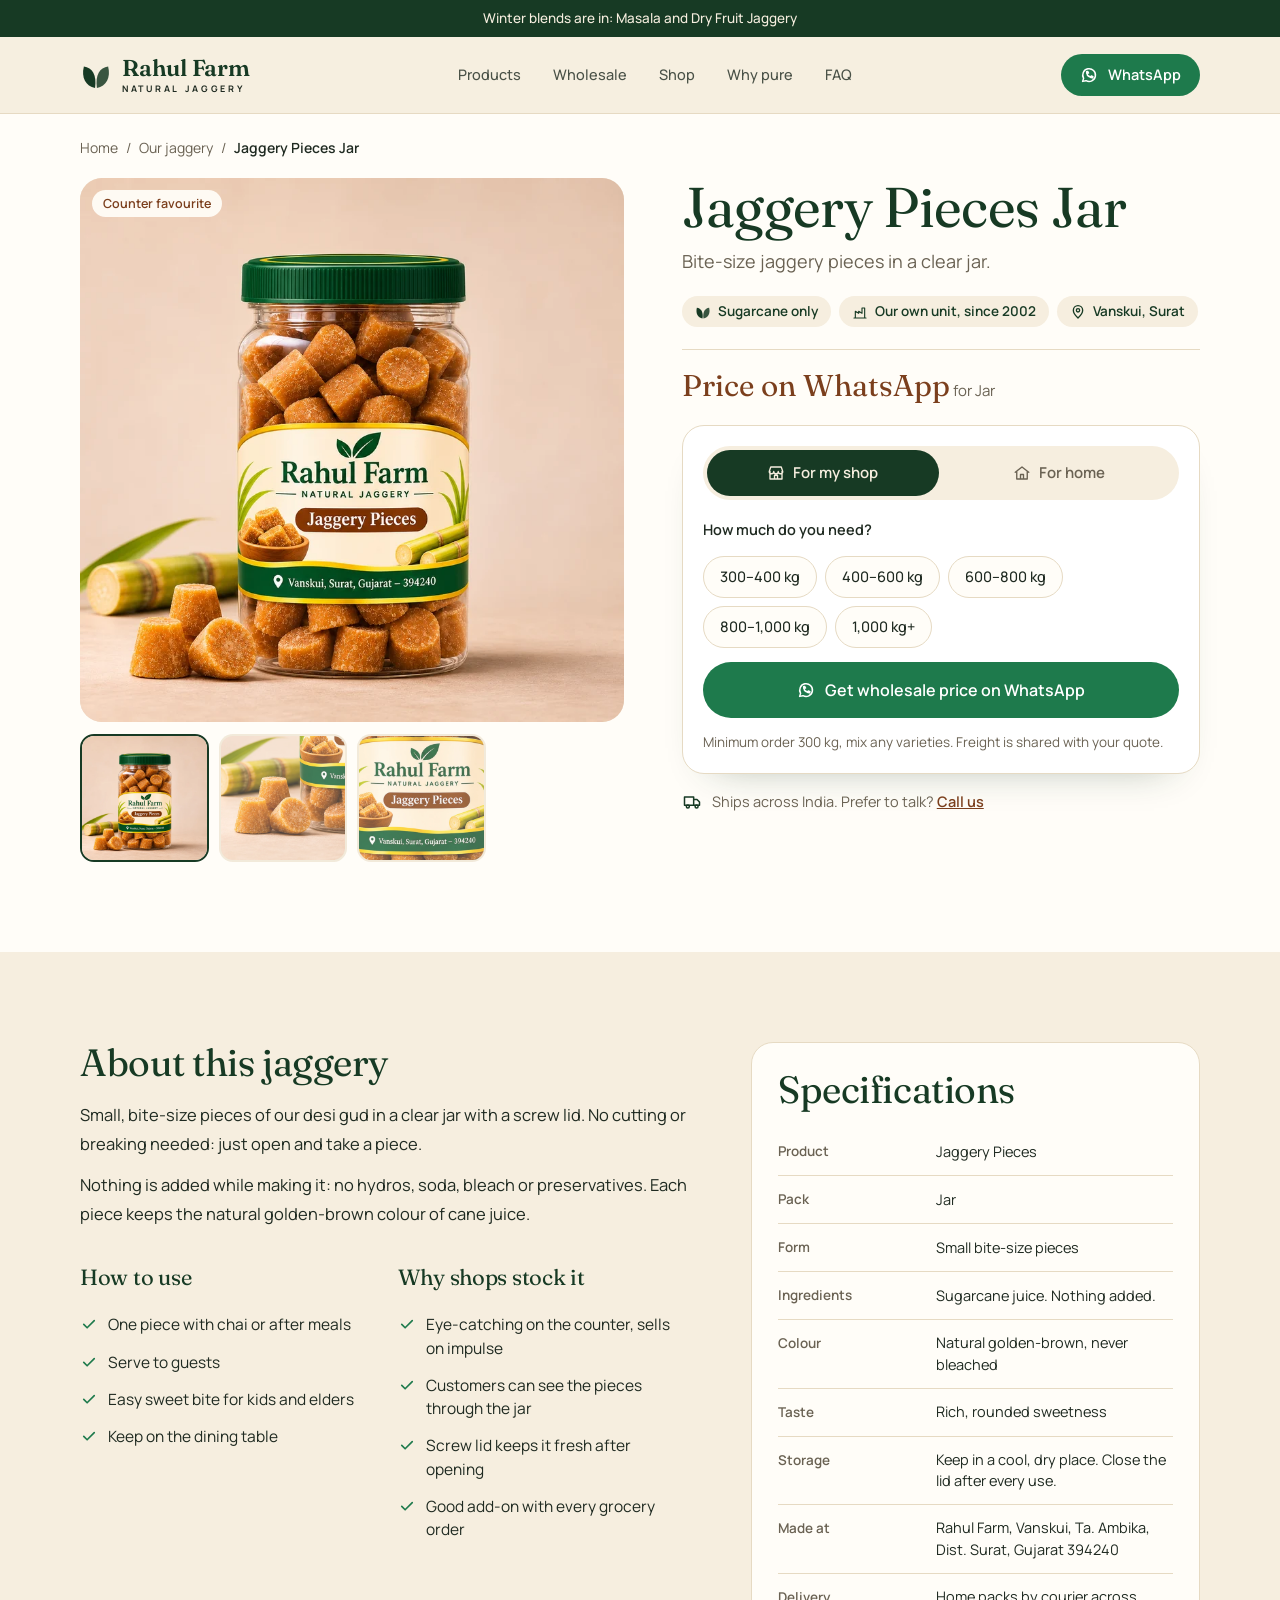
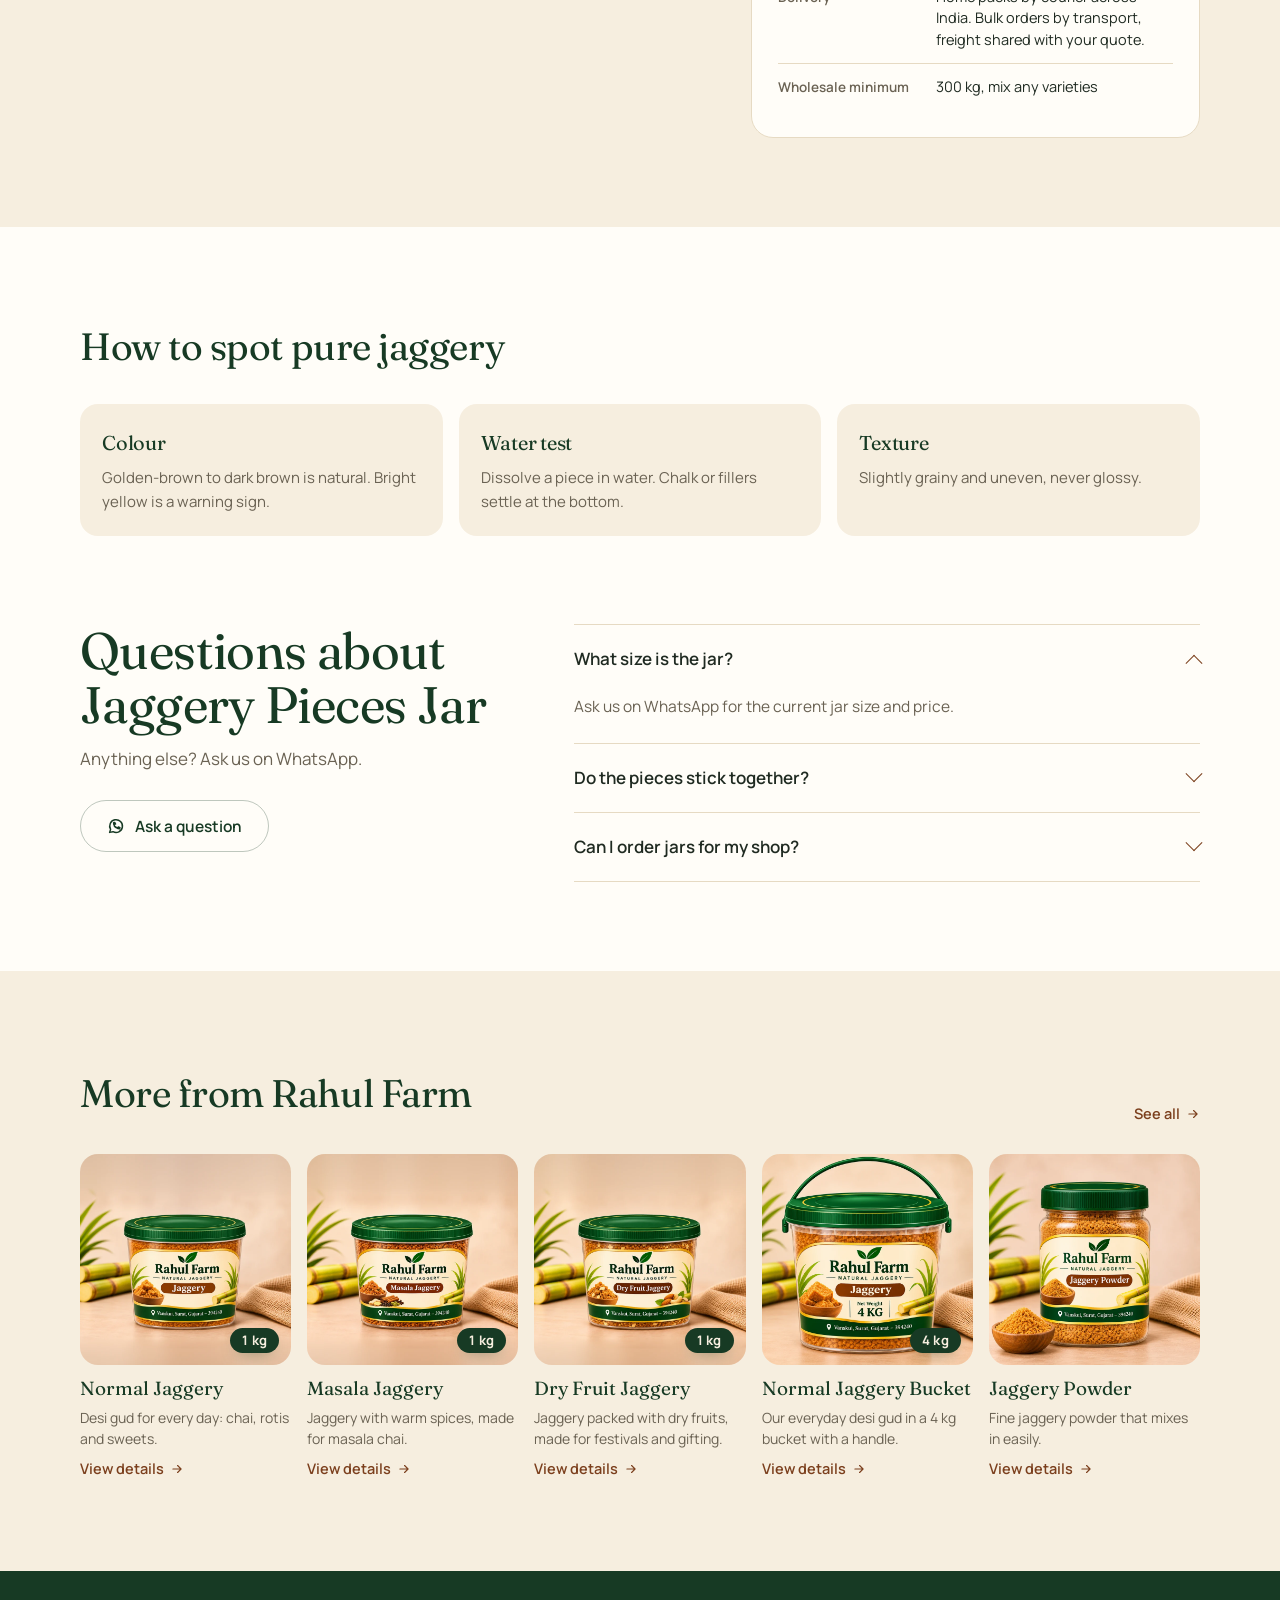
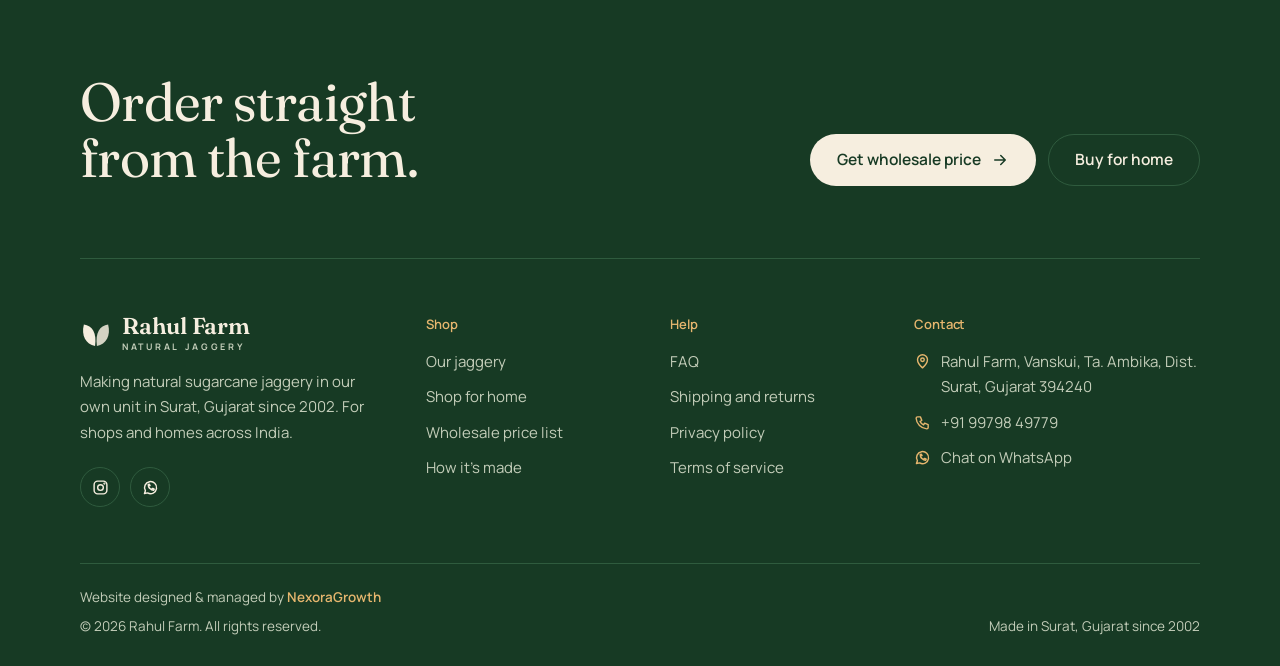
<file: products/jaggery-pieces-jar.html>
<!doctype html>
<html lang="en">
<head>
<meta charset="utf-8">
<meta name="viewport" content="width=device-width, initial-scale=1, viewport-fit=cover">
<title>Jaggery Pieces Jar | Rahul Farm Natural Jaggery</title>
<meta name="description" content="Rahul Farm Jaggery Pieces in a clear jar: bite-size desi gud pieces made from sugarcane juice only. Great for counters and homes. Wholesale and delivery across India.">
<meta name="theme-color" content="#173A24">
<link rel="canonical" href="https://YOUR-DOMAIN/products/jaggery-pieces-jar.html">
<meta property="og:type" content="product">
<meta property="og:site_name" content="Rahul Farm">
<meta property="og:title" content="Jaggery Pieces Jar | Rahul Farm">
<meta property="og:description" content="Bite-size jaggery pieces in a clear jar. Made from sugarcane juice in Surat since 2002.">
<meta property="og:url" content="https://YOUR-DOMAIN/products/jaggery-pieces-jar.html">
<meta property="og:image" content="https://YOUR-DOMAIN/assets/img/p/jaggery-pieces-jar-og.jpg">
<meta property="og:image:width" content="1200">
<meta property="og:image:height" content="630">
<meta name="twitter:card" content="summary_large_image">
<link rel="icon" href="../assets/img/favicon.svg" type="image/svg+xml">
<link rel="apple-touch-icon" href="../assets/img/apple-touch-icon.png">
<link rel="preconnect" href="https://fonts.googleapis.com">
<link rel="preconnect" href="https://fonts.gstatic.com" crossorigin>
<link rel="stylesheet" href="https://fonts.googleapis.com/css2?family=Fraunces:opsz,wght@9..144,400;9..144,500;9..144,600&amp;family=Manrope:wght@400;500;600;700&amp;display=swap">
<link rel="preload" as="image" href="../assets/img/pack-jar.webp" type="image/webp">
<link rel="stylesheet" href="../assets/css/style.css">
<script src="../assets/js/config.js" defer></script>
<script src="../assets/js/main.js" defer></script>
<script type="text/javascript">
    (function(c,l,a,r,i,t,y){
        c[a]=c[a]||function(){(c[a].q=c[a].q||[]).push(arguments)};
        t=l.createElement(r);t.async=1;t.src="https://www.clarity.ms/tag/"+i;
        y=l.getElementsByTagName(r)[0];y.parentNode.insertBefore(t,y);
    })(window, document, "clarity", "script", "zj9hsu10sp");
</script>
</head>
<body class="pdp-page">
<noscript><img height="1" width="1" style="display:none" alt="" src="https://www.facebook.com/tr?id=1154272696988305&amp;ev=PageView&amp;noscript=1"></noscript>
<svg width="0" height="0" style="position:absolute" aria-hidden="true" focusable="false">
<symbol id="i-leaf" viewBox="0 0 34 30"><path d="M16 29C6 27 1 18 4 6c9 1 14 9 12 23z"/><path d="M18 29C28 27 33 18 30 6c-9 1-14 9-12 23z" opacity=".85"/></symbol>
<symbol id="i-wa" viewBox="0 0 24 24" fill="none" stroke="currentColor" stroke-width="2" stroke-linecap="round" stroke-linejoin="round"><path d="M3.5 20.5l1.3-4A8.5 8.5 0 1 1 8 19.6z"/><path d="M9 9.5c.3 2.4 2.6 4.7 5 5l1.2-1.3 2 1-.4 1.6c-3.8.4-8.4-4.1-8-8l1.6-.4 1 2z"/></symbol>
<symbol id="i-pin" viewBox="0 0 24 24" fill="none" stroke="currentColor" stroke-width="2" stroke-linecap="round" stroke-linejoin="round"><path d="M12 21s-7-6.2-7-11.5A7 7 0 0 1 19 9.5C19 14.8 12 21 12 21z"/><circle cx="12" cy="9.5" r="2.5"/></symbol>
<symbol id="i-arrow" viewBox="0 0 24 24" fill="none" stroke="currentColor" stroke-width="2" stroke-linecap="round" stroke-linejoin="round"><path d="M5 12h14M13 6l6 6-6 6"/></symbol>
<symbol id="i-phone" viewBox="0 0 24 24" fill="none" stroke="currentColor" stroke-width="2" stroke-linecap="round" stroke-linejoin="round"><path d="M5 4h4l2 5-2.5 1.5a11 11 0 0 0 5 5L15 13l5 2v4a2 2 0 0 1-2 2A16 16 0 0 1 3 6a2 2 0 0 1 2-2"/></symbol>
<symbol id="i-mail" viewBox="0 0 24 24" fill="none" stroke="currentColor" stroke-width="2" stroke-linecap="round" stroke-linejoin="round"><rect x="3" y="5" width="18" height="14" rx="2"/><path d="M3 7l9 6 9-6"/></symbol>
<symbol id="i-clock" viewBox="0 0 24 24" fill="none" stroke="currentColor" stroke-width="2" stroke-linecap="round" stroke-linejoin="round"><circle cx="12" cy="12" r="9"/><path d="M12 7v5l3 2"/></symbol>
<symbol id="i-ig" viewBox="0 0 24 24" fill="none" stroke="currentColor" stroke-width="2" stroke-linecap="round" stroke-linejoin="round"><rect x="3" y="3" width="18" height="18" rx="5"/><circle cx="12" cy="12" r="4"/><circle cx="17.5" cy="6.5" r=".6" fill="currentColor"/></symbol>
<symbol id="i-fb" viewBox="0 0 24 24" fill="none" stroke="currentColor" stroke-width="2" stroke-linecap="round" stroke-linejoin="round"><path d="M15 3h-2.5A4.5 4.5 0 0 0 8 7.5V10H5.5v4H8v7h4v-7h3l1-4h-4V7.8c0-.5.4-.8.8-.8H15z"/></symbol>
<symbol id="i-yt" viewBox="0 0 24 24" fill="none" stroke="currentColor" stroke-width="2" stroke-linecap="round" stroke-linejoin="round"><rect x="2.5" y="5.5" width="19" height="13" rx="4"/><path d="M10 9.5v5l4.5-2.5z" fill="currentColor"/></symbol>
<symbol id="i-factory" viewBox="0 0 24 24" fill="none" stroke="currentColor" stroke-width="1.7" stroke-linecap="round" stroke-linejoin="round"><path d="M3 21h18M5 21V11l5 3v-3l5 3V6h4v15"/></symbol>
<symbol id="i-repeat" viewBox="0 0 24 24" fill="none" stroke="currentColor" stroke-width="1.7" stroke-linecap="round" stroke-linejoin="round"><path d="M4 12a8 8 0 0 1 14-5.3M20 4v4h-4M20 12a8 8 0 0 1-14 5.3M4 20v-4h4"/></symbol>
<symbol id="i-chart" viewBox="0 0 24 24" fill="none" stroke="currentColor" stroke-width="1.7" stroke-linecap="round" stroke-linejoin="round"><path d="M3 17l6-6 4 4 8-8M15 7h6v6"/></symbol>
<symbol id="i-layers" viewBox="0 0 24 24" fill="none" stroke="currentColor" stroke-width="1.7" stroke-linecap="round" stroke-linejoin="round"><path d="M12 3l9 5-9 5-9-5 9-5zM3 13l9 5 9-5M3 18l9 5 9-5"/></symbol>
<symbol id="i-box" viewBox="0 0 24 24" fill="none" stroke="currentColor" stroke-width="1.7" stroke-linecap="round" stroke-linejoin="round"><path d="M3 7l9-4 9 4v10l-9 4-9-4V7zM3 7l9 4 9-4M12 11v10"/></symbol>
<symbol id="i-cane" viewBox="0 0 48 48" fill="none" stroke="currentColor" stroke-width="2" stroke-linecap="round" stroke-linejoin="round"><path d="M18 8v34M30 14v28M14 18h8M14 28h8M26 24h8M26 34h8M30 14c3-5 8-7 12-7-2 5-6 8-12 8M18 8c-2-3-6-4-9-4 1 3 4 5 9 5"/></symbol>
<symbol id="i-crush" viewBox="0 0 48 48" fill="none" stroke="currentColor" stroke-width="2" stroke-linecap="round" stroke-linejoin="round"><circle cx="16" cy="22" r="9"/><circle cx="32" cy="22" r="9"/><path d="M20 4l4 4 4-4M24 35v3M24 43v.5"/></symbol>
<symbol id="i-boil" viewBox="0 0 48 48" fill="none" stroke="currentColor" stroke-width="2" stroke-linecap="round" stroke-linejoin="round"><path d="M6 26h36c0 8-8 14-18 14S6 34 6 26zM16 20c-2-3 2-5 0-8M24 20c-2-3 2-5 0-8M32 20c-2-3 2-5 0-8M18 44h12"/></symbol>
<symbol id="i-mould" viewBox="0 0 48 48" fill="none" stroke="currentColor" stroke-width="2" stroke-linecap="round" stroke-linejoin="round"><rect x="8" y="14" width="32" height="22" rx="3"/><path d="M18.7 14v22M29.3 14v22M8 25h32"/></symbol>
<symbol id="i-filter" viewBox="0 0 48 48" fill="none" stroke="currentColor" stroke-width="2" stroke-linecap="round" stroke-linejoin="round"><path d="M8 10h32L27 26v12l-6 4V26z"/><path d="M33 34c0 2 1.5 4 3 4s3-2 3-4-3-6-3-6-3 4-3 6z"/></symbol>
<symbol id="i-temp" viewBox="0 0 48 48" fill="none" stroke="currentColor" stroke-width="2" stroke-linecap="round" stroke-linejoin="round"><path d="M20 28V10a4 4 0 0 1 8 0v18a8 8 0 1 1-8 0z"/><path d="M24 18v14"/><circle cx="24" cy="35" r="3"/><path d="M32 12h5M32 18h5M32 24h5"/></symbol>
<symbol id="i-pack" viewBox="0 0 48 48" fill="none" stroke="currentColor" stroke-width="2" stroke-linecap="round" stroke-linejoin="round"><path d="M14 10h20l2 30a3 3 0 0 1-3 3H15a3 3 0 0 1-3-3zM14 16h20M21 24c-3-1-4-4-3-7 3 1 4 4 3 7zM27 24c3-1 4-4 3-7-3 1-4 4-3 7z"/></symbol>
<symbol id="i-check" viewBox="0 0 24 24" fill="none" stroke="currentColor" stroke-width="2.2" stroke-linecap="round" stroke-linejoin="round"><path d="M5 12.5l4.5 4.5L19 7.5"/></symbol><symbol id="i-truck" viewBox="0 0 24 24" fill="none" stroke="currentColor" stroke-width="1.8" stroke-linecap="round" stroke-linejoin="round"><path d="M3 6h11v10H3zM14 9h4l3 3v4h-7"/><circle cx="7" cy="17.5" r="1.8"/><circle cx="17.5" cy="17.5" r="1.8"/></symbol><symbol id="i-store" viewBox="0 0 24 24" fill="none" stroke="currentColor" stroke-width="1.8" stroke-linecap="round" stroke-linejoin="round"><path d="M4 10v10h16V10M3 10l2-6h14l2 6M3 10c0 1.7 1.3 3 3 3s3-1.3 3-3c0 1.7 1.3 3 3 3s3-1.3 3-3c0 1.7 1.3 3 3 3s3-1.3 3-3M10 20v-5h4v5"/></symbol><symbol id="i-home" viewBox="0 0 24 24" fill="none" stroke="currentColor" stroke-width="1.8" stroke-linecap="round" stroke-linejoin="round"><path d="M3 11l9-7 9 7M5 9.5V20h14V9.5M10 20v-6h4v6"/></symbol></svg>

<a class="skip" href="#main">Skip to content</a>
<div class="announce">Winter blends are in: Masala and Dry Fruit Jaggery</div>

<header class="hdr">
<div class="wrap hdr-in">
<a class="logo" href="../index.html" aria-label="Rahul Farm, home">
<svg aria-hidden="true"><use href="#i-leaf"/></svg>
<span class="logo-text"><span class="logo-name">Rahul Farm</span><span class="logo-sub">NATURAL JAGGERY</span></span>
</a>
<nav class="nav" id="nav" aria-label="Main">
<a href="../index.html#range">Products</a>
<a href="../index.html#wholesale">Wholesale</a>
<a href="../index.html#shop">Shop</a>
<a href="../index.html#purity">Why pure</a>
<a href="../index.html#faq">FAQ</a>
<a class="btn btn-wa nav-cta" href="../index.html#enquiry" >Get wholesale price</a>
</nav>
<div class="hdr-cta">
<a class="btn btn-wa btn-sm" data-wa="hello" href="../index.html#faq"><svg aria-hidden="true"><use href="#i-wa"/></svg>WhatsApp</a>
<button class="menu-btn" id="menuBtn" type="button" aria-expanded="false" aria-controls="nav" aria-label="Menu"><span></span><span></span></button>
</div>
</div>
</header>

<main id="main">
<div class="wrap">
<nav class="crumbs" aria-label="Breadcrumb"><a href="../index.html">Home</a><span aria-hidden="true">/</span><a href="../index.html#range">Our jaggery</a><span aria-hidden="true">/</span><span aria-current="page">Jaggery Pieces Jar</span></nav>

<div class="pdp" data-pdp="jar" data-slug="jaggery-pieces-jar">
<div class="pdp-gallery">
<div class="pdp-stage">
<div class="pdp-track" id="pdpTrack" tabindex="0" aria-label="Jaggery Pieces Jar photos, swipe to see more">
<figure class="pdp-slide"><img src="../assets/img/pack-jar.webp" width="800" height="800" alt="Rahul Farm Jaggery Pieces jar with green lid" fetchpriority="high"></figure>
<figure class="pdp-slide"><img src="../assets/img/p/jar-closeup.webp" width="800" height="800" alt="Small round jaggery pieces next to the jar" loading="lazy"></figure>
<figure class="pdp-slide"><img src="../assets/img/p/jar-label.webp" width="800" height="800" alt="Rahul Farm Jaggery Pieces label" loading="lazy"></figure>
</div>
<span class="tag">Counter favourite</span>
</div>
<div class="pdp-thumbs">
<button class="pdp-thumb" type="button" data-i="0" aria-label="Show photo 1 of 3" aria-current="true"><img src="../assets/img/pack-jar.webp" width="120" height="120" alt="" loading="lazy"></button>
<button class="pdp-thumb" type="button" data-i="1" aria-label="Show photo 2 of 3"><img src="../assets/img/p/jar-closeup.webp" width="120" height="120" alt="" loading="lazy"></button>
<button class="pdp-thumb" type="button" data-i="2" aria-label="Show photo 3 of 3"><img src="../assets/img/p/jar-label.webp" width="120" height="120" alt="" loading="lazy"></button>
</div>
</div>

<div class="pdp-info">
<h1>Jaggery Pieces Jar</h1>
<p class="pdp-tagline">Bite-size jaggery pieces in a clear jar.</p>
<ul class="pdp-trust">
<li><svg aria-hidden="true"><use href="#i-leaf"/></svg>Sugarcane only</li>
<li><svg aria-hidden="true"><use href="#i-factory"/></svg>Our own unit, since 2002</li>
<li><svg aria-hidden="true"><use href="#i-pin"/></svg>Vanskui, Surat</li>
</ul>
<div class="pdp-price">
<p><span class="pdp-mrp" data-pdp-mrp>Price on WhatsApp</span> <span class="pdp-per">for <span data-pdp-pack></span></span></p>
<p class="pdp-ws" data-pdp-ws hidden></p>
</div>

<div class="pdp-order" id="order">
<div class="seg" role="tablist" aria-label="Who is this order for?">
<button class="seg-btn" type="button" role="tab" id="tabBulk" aria-selected="true" aria-controls="panelBulk"><svg aria-hidden="true"><use href="#i-store"/></svg>For my shop</button>
<button class="seg-btn" type="button" role="tab" id="tabHome" aria-selected="false" aria-controls="panelHome" tabindex="-1"><svg aria-hidden="true"><use href="#i-home"/></svg>For home</button>
</div>
<div class="pdp-panel" id="panelBulk" role="tabpanel" aria-labelledby="tabBulk">
<p class="pdp-lbl" id="pq">How much do you need?</p>
<div class="chips" role="group" aria-labelledby="pq" data-pdp-chips>
<button class="chip" type="button" aria-pressed="false">300–400 kg</button>
<button class="chip" type="button" aria-pressed="false">400–600 kg</button>
<button class="chip" type="button" aria-pressed="false">600–800 kg</button>
<button class="chip" type="button" aria-pressed="false">800–1,000 kg</button>
<button class="chip" type="button" aria-pressed="false">1,000 kg+</button>
</div>
<a class="btn btn-wa" data-pdp-bulk href="../index.html#enquiry"><svg aria-hidden="true"><use href="#i-wa"/></svg>Get wholesale price on WhatsApp</a>
<p class="pdp-note"><span data-if="moq">Minimum order <span data-c="moq"></span>, mix any varieties. </span>Freight is shared with your quote.</p>
</div>
<div class="pdp-panel" id="panelHome" role="tabpanel" aria-labelledby="tabHome" hidden>
<p class="pdp-lbl">How many packs?</p>
<div class="pdp-qrow"><div class="qty"><button type="button" data-pdp-dec aria-label="One less">−</button><output data-pdp-n aria-live="polite">1</output><button type="button" data-pdp-inc aria-label="One more">+</button></div><span class="pdp-total" data-pdp-total></span></div>
<a class="btn btn-wa" data-pdp-home href="../index.html#shop"><svg aria-hidden="true"><use href="#i-wa"/></svg>Order on WhatsApp</a>
<p class="pdp-note">Delivered across India by courier. Price and shipping are confirmed on WhatsApp before you pay.</p>
</div>
</div>
<p class="pdp-call"><svg aria-hidden="true"><use href="#i-truck"/></svg><span>Ships across India. Prefer to talk? <a data-tel href="../index.html#faq">Call us</a></span></p>
</div>
</div>
</div>

<section class="pdp-more" aria-label="Product details">
<div class="wrap pdp-cols">
<div class="pdp-story">
<h2>About this jaggery</h2>
<p>Small, bite-size pieces of our desi gud in a clear jar with a screw lid. No cutting or breaking needed: just open and take a piece.</p>
<p>Nothing is added while making it: no hydros, soda, bleach or preservatives. Each piece keeps the natural golden-brown colour of cane juice.</p>
<div class="pdp-two">
<div>
<h3>How to use</h3>
<ul class="pdp-list">
<li><svg aria-hidden="true"><use href="#i-check"/></svg>One piece with chai or after meals</li>
<li><svg aria-hidden="true"><use href="#i-check"/></svg>Serve to guests</li>
<li><svg aria-hidden="true"><use href="#i-check"/></svg>Easy sweet bite for kids and elders</li>
<li><svg aria-hidden="true"><use href="#i-check"/></svg>Keep on the dining table</li>
</ul>
</div>
<div>
<h3>Why shops stock it</h3>
<ul class="pdp-list">
<li><svg aria-hidden="true"><use href="#i-check"/></svg>Eye-catching on the counter, sells on impulse</li>
<li><svg aria-hidden="true"><use href="#i-check"/></svg>Customers can see the pieces through the jar</li>
<li><svg aria-hidden="true"><use href="#i-check"/></svg>Screw lid keeps it fresh after opening</li>
<li><svg aria-hidden="true"><use href="#i-check"/></svg>Good add-on with every grocery order</li>
</ul>
</div>
</div>
</div>
<aside class="pdp-spec">
<h2>Specifications</h2>
<table>
<tbody>
<tr><th scope="row">Product</th><td>Jaggery Pieces</td></tr>
<tr><th scope="row">Pack</th><td><span data-pdp-pack></span></td></tr>
<tr><th scope="row">Form</th><td>Small bite-size pieces</td></tr>
<tr><th scope="row">Ingredients</th><td>Sugarcane juice. Nothing added.</td></tr>
<tr><th scope="row">Colour</th><td>Natural golden-brown, never bleached</td></tr>
<tr><th scope="row">Taste</th><td>Rich, rounded sweetness</td></tr>
<tr data-if="shelfLife"><th scope="row">Shelf life</th><td><span data-c="shelfLife"></span></td></tr>
<tr><th scope="row">Storage</th><td>Keep in a cool, dry place. Close the lid after every use.</td></tr>
<tr><th scope="row">Made at</th><td><span data-c="address">Rahul Farm, Vanskui, Ta. Ambika, Dist. Surat, Gujarat</span><span data-if="pincode"> <span data-c="pincode"></span></span></td></tr>
<tr data-if="fssai"><th scope="row">FSSAI Lic. No.</th><td><span data-c="fssai"></span></td></tr>
<tr><th scope="row">Delivery</th><td>Home packs by courier across India. Bulk orders by transport, freight shared with your quote.</td></tr>
<tr data-if="moq"><th scope="row">Wholesale minimum</th><td><span data-c="moq"></span>, mix any varieties</td></tr>
</tbody>
</table>
</aside>
</div>
</section>

<section class="pdp-pure">
<div class="wrap">
<h2>How to spot pure jaggery</h2>
<div class="pdp-pure-grid">
<div><h3>Colour</h3><p>Golden-brown to dark brown is natural. Bright yellow is a warning sign.</p></div>
<div><h3>Water test</h3><p>Dissolve a piece in water. Chalk or fillers settle at the bottom.</p></div>
<div><h3>Texture</h3><p>Slightly grainy and uneven, never glossy.</p></div>
</div>
</div>
</section>

<section class="pdp-faq">
<div class="wrap faq">
<div class="faq-intro">
<h2>Questions about Jaggery Pieces Jar</h2>
<p>Anything else? Ask us on WhatsApp.</p>
<a class="btn btn-ghost" data-wa="hello" href="../index.html#faq"><svg aria-hidden="true"><use href="#i-wa"/></svg>Ask a question</a>
</div>
<div>
<details class="qa" open>
<summary>What size is the jar?</summary>
<div class="ans"><p>Ask us on WhatsApp for the current jar size and price.</p></div>
</details>
<details class="qa">
<summary>Do the pieces stick together?</summary>
<div class="ans"><p>Keep the lid closed and the jar in a cool, dry place so the pieces stay separate.</p></div>
</details>
<details class="qa">
<summary>Can I order jars for my shop?</summary>
<div class="ans"><p>Yes. Pick your quantity under &quot;For my shop&quot; and send it on WhatsApp. You can mix jars with other varieties.</p></div>
</details>
</div>
</div>
</section>

<section class="pdp-rel">
<div class="wrap">
<div class="pdp-rel-head"><h2>More from Rahul Farm</h2><a class="link" href="../index.html#range">See all<svg aria-hidden="true"><use href="#i-arrow"/></svg></a></div>
<div class="rel-grid">
<a class="rel-card" href="normal-jaggery.html"><span class="rel-img"><img src="../assets/img/pack-normal-1kg.webp" width="800" height="800" alt="Rahul Farm Normal Jaggery 1 kg bucket" loading="lazy"><span class="wt">1 kg</span></span><span class="rel-name">Normal Jaggery</span><span class="rel-txt">Desi gud for every day: chai, rotis and sweets.</span><span class="link">View details<svg aria-hidden="true"><use href="#i-arrow"/></svg></span></a>
<a class="rel-card" href="masala-jaggery.html"><span class="rel-img"><img src="../assets/img/pack-masala-1kg.webp" width="800" height="800" alt="Rahul Farm Masala Jaggery 1 kg bucket" loading="lazy"><span class="wt">1 kg</span></span><span class="rel-name">Masala Jaggery</span><span class="rel-txt">Jaggery with warm spices, made for masala chai.</span><span class="link">View details<svg aria-hidden="true"><use href="#i-arrow"/></svg></span></a>
<a class="rel-card" href="dry-fruit-jaggery.html"><span class="rel-img"><img src="../assets/img/pack-dryfruit-1kg.webp" width="800" height="800" alt="Rahul Farm Dry Fruit Jaggery 1 kg bucket" loading="lazy"><span class="wt">1 kg</span></span><span class="rel-name">Dry Fruit Jaggery</span><span class="rel-txt">Jaggery packed with dry fruits, made for festivals and gifting.</span><span class="link">View details<svg aria-hidden="true"><use href="#i-arrow"/></svg></span></a>
<a class="rel-card" href="normal-jaggery-bucket-4kg.html"><span class="rel-img"><img src="../assets/img/pack-normal-4kg.webp" width="800" height="800" alt="Rahul Farm Normal Jaggery 4 kg bucket with handle" loading="lazy"><span class="wt">4 kg</span></span><span class="rel-name">Normal Jaggery Bucket</span><span class="rel-txt">Our everyday desi gud in a 4 kg bucket with a handle.</span><span class="link">View details<svg aria-hidden="true"><use href="#i-arrow"/></svg></span></a>
<a class="rel-card" href="jaggery-powder.html"><span class="rel-img"><img src="../assets/img/pack-powder.webp" width="800" height="800" alt="Rahul Farm Jaggery Powder jar with green lid" loading="lazy"></span><span class="rel-name">Jaggery Powder</span><span class="rel-txt">Fine jaggery powder that mixes in easily.</span><span class="link">View details<svg aria-hidden="true"><use href="#i-arrow"/></svg></span></a>
</div>
</div>
</section>
</main>

<footer class="ftr">
<div class="wrap">
<div class="ftr-cta">
<h2>Order straight from the farm.</h2>
<div class="acts">
<a class="btn btn-cream" href="../index.html#enquiry" >Get wholesale price<svg aria-hidden="true"><use href="#i-arrow"/></svg></a>
<a class="btn btn-outline-light" href="../index.html#shop">Buy for home</a>
</div>
</div>
<div class="ftr-grid">
<div class="ftr-brand">
<a class="logo" href="../index.html" aria-label="Rahul Farm, back to top"><svg aria-hidden="true"><use href="#i-leaf"/></svg><span class="logo-text"><span class="logo-name">Rahul Farm</span><span class="logo-sub">NATURAL JAGGERY</span></span></a>
<p class="ftr-about">Making natural sugarcane jaggery in our own unit in Surat, Gujarat since 2002. For shops and homes across India.</p>
<div class="social">
<a data-social="instagram" href="#" target="_blank" rel="noopener" aria-label="Instagram"><svg aria-hidden="true"><use href="#i-ig"/></svg></a>
<a data-social="facebook" href="#" target="_blank" rel="noopener" aria-label="Facebook"><svg aria-hidden="true"><use href="#i-fb"/></svg></a>
<a data-social="youtube" href="#" target="_blank" rel="noopener" aria-label="YouTube"><svg aria-hidden="true"><use href="#i-yt"/></svg></a>
<a data-wa="hello" href="../index.html#faq" aria-label="WhatsApp"><svg aria-hidden="true"><use href="#i-wa"/></svg></a>
</div>
</div>
<div>
<h4>Shop</h4>
<ul>
<li><a href="../index.html#range">Our jaggery</a></li>
<li><a href="../index.html#shop">Shop for home</a></li>
<li><a href="../index.html#wholesale">Wholesale price list</a></li>
<li><a href="../index.html#process">How it’s made</a></li>
</ul>
</div>
<div>
<h4>Help</h4>
<ul>
<li><a href="../index.html#faq">FAQ</a></li>
<li><a href="../shipping-returns.html">Shipping and returns</a></li>
<li><a href="../privacy-policy.html">Privacy policy</a></li>
<li><a href="../terms.html">Terms of service</a></li>
</ul>
</div>
<div class="ftr-contact">
<h4>Contact</h4>
<ul>
<li class="ci"><svg aria-hidden="true"><use href="#i-pin"/></svg><span><span data-c="address">Rahul Farm, Vanskui, Ta. Ambika, Dist. Surat, Gujarat</span><span data-if="pincode"> <span data-c="pincode"></span></span></span></li>
<li class="ci" data-if="phone"><svg aria-hidden="true"><use href="#i-phone"/></svg><a data-tel href="#"><span data-c="phone"></span></a></li>
<li class="ci"><svg aria-hidden="true"><use href="#i-wa"/></svg><a data-wa="hello" href="../index.html#faq">Chat on WhatsApp</a></li>
<li class="ci" data-if="email"><svg aria-hidden="true"><use href="#i-mail"/></svg><a data-mail href="#"><span data-c="email"></span></a></li>
<li class="ci" data-if="hours"><svg aria-hidden="true"><use href="#i-clock"/></svg><span data-c="hours"></span></li>
</ul>
</div>
</div>
<div class="ftr-bottom">
<div class="ftr-copy"><span class="ftr-credit">Website designed &amp; managed by <a data-credit href="#"><span data-c="creditName">NexoraGrowth</span></a></span><span>© <span data-year>2026</span> Rahul Farm. All rights reserved.</span></div>
<span class="legal"><span data-if="fssai">FSSAI Lic. No. <span data-c="fssai"></span></span><span data-if="gstin">GSTIN <span data-c="gstin"></span></span><span>Made in Surat, Gujarat since 2002</span></span>
</div>
</div>
</footer>

<a class="btn btn-wa waf" href="#order"><svg aria-hidden="true"><use href="#i-wa"/></svg>Order on WhatsApp</a>
<div class="mbar">
<a class="btn btn-wa" href="#order"><svg aria-hidden="true"><use href="#i-wa"/></svg>Order now</a>
<a class="btn btn-ghost" data-tel href="../index.html#faq"><svg aria-hidden="true"><use href="#i-phone"/></svg>Call</a>
</div>
</body>
</html>
</file>
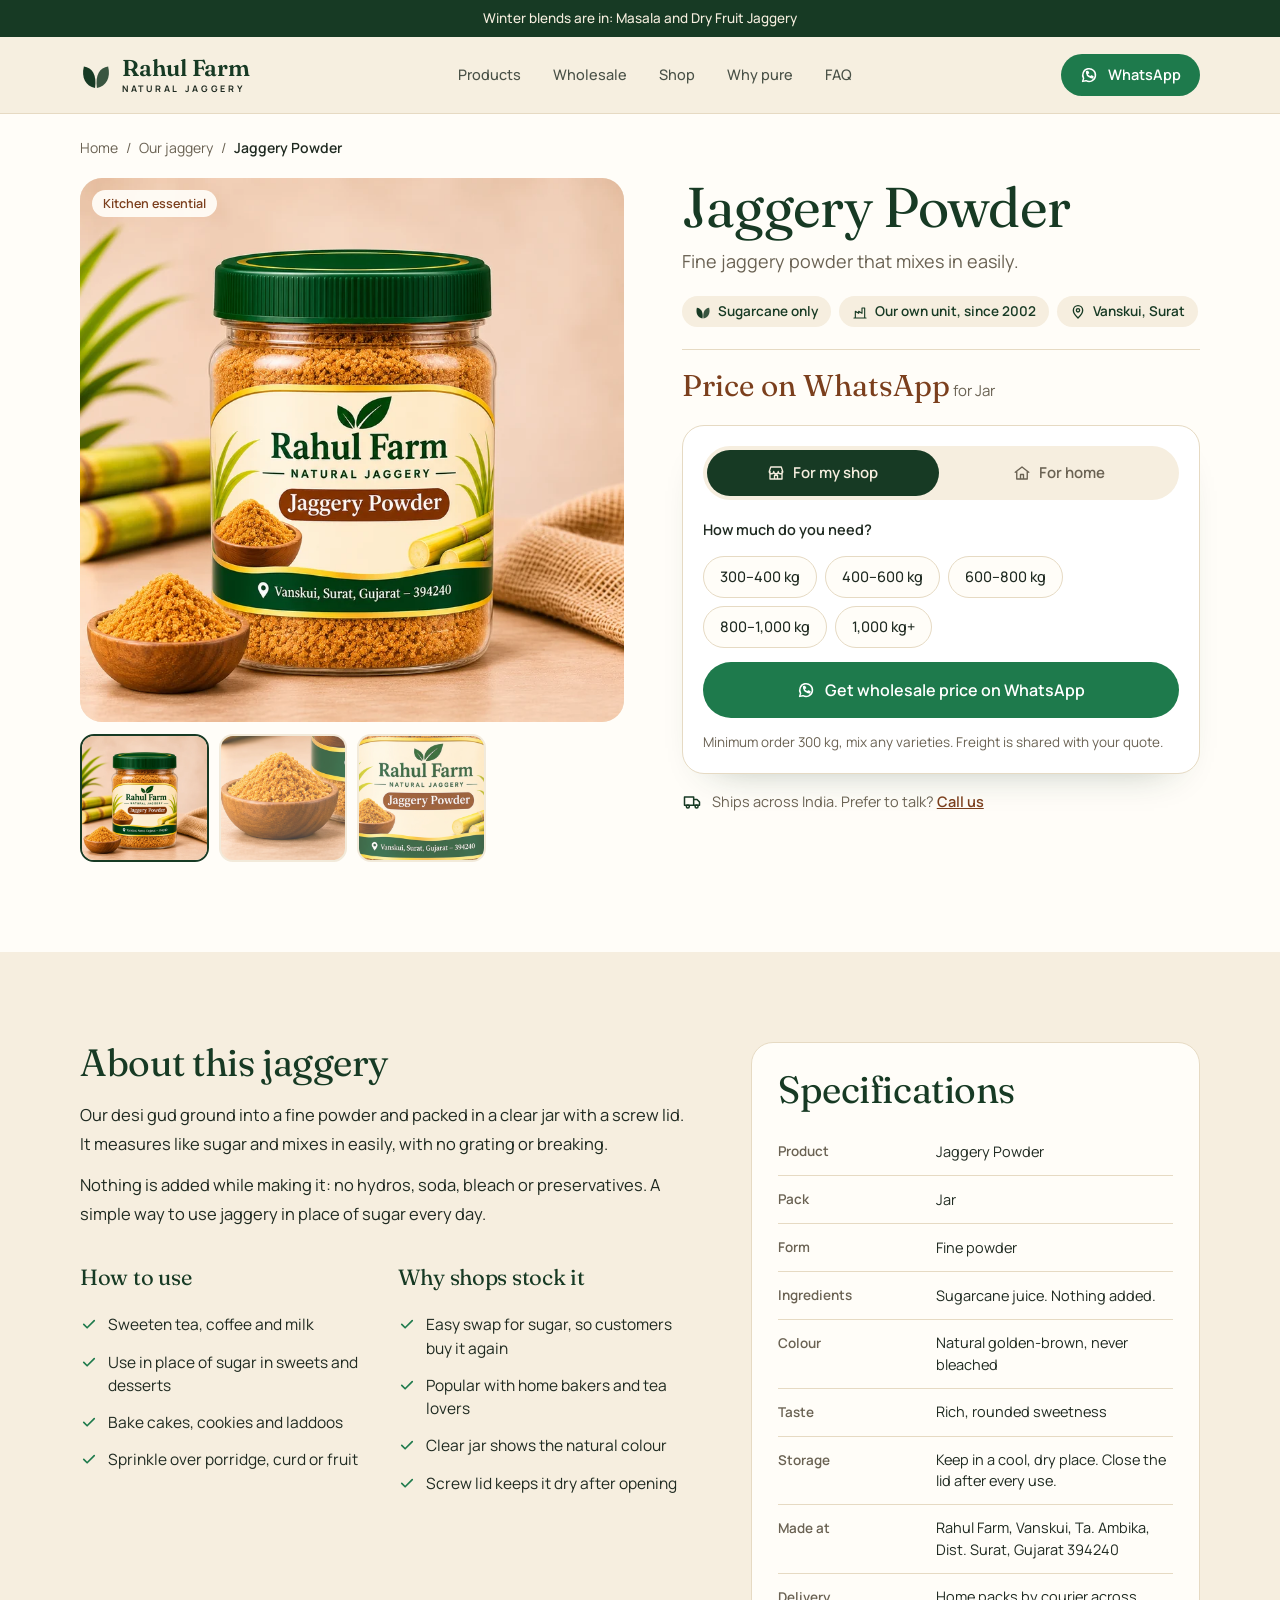
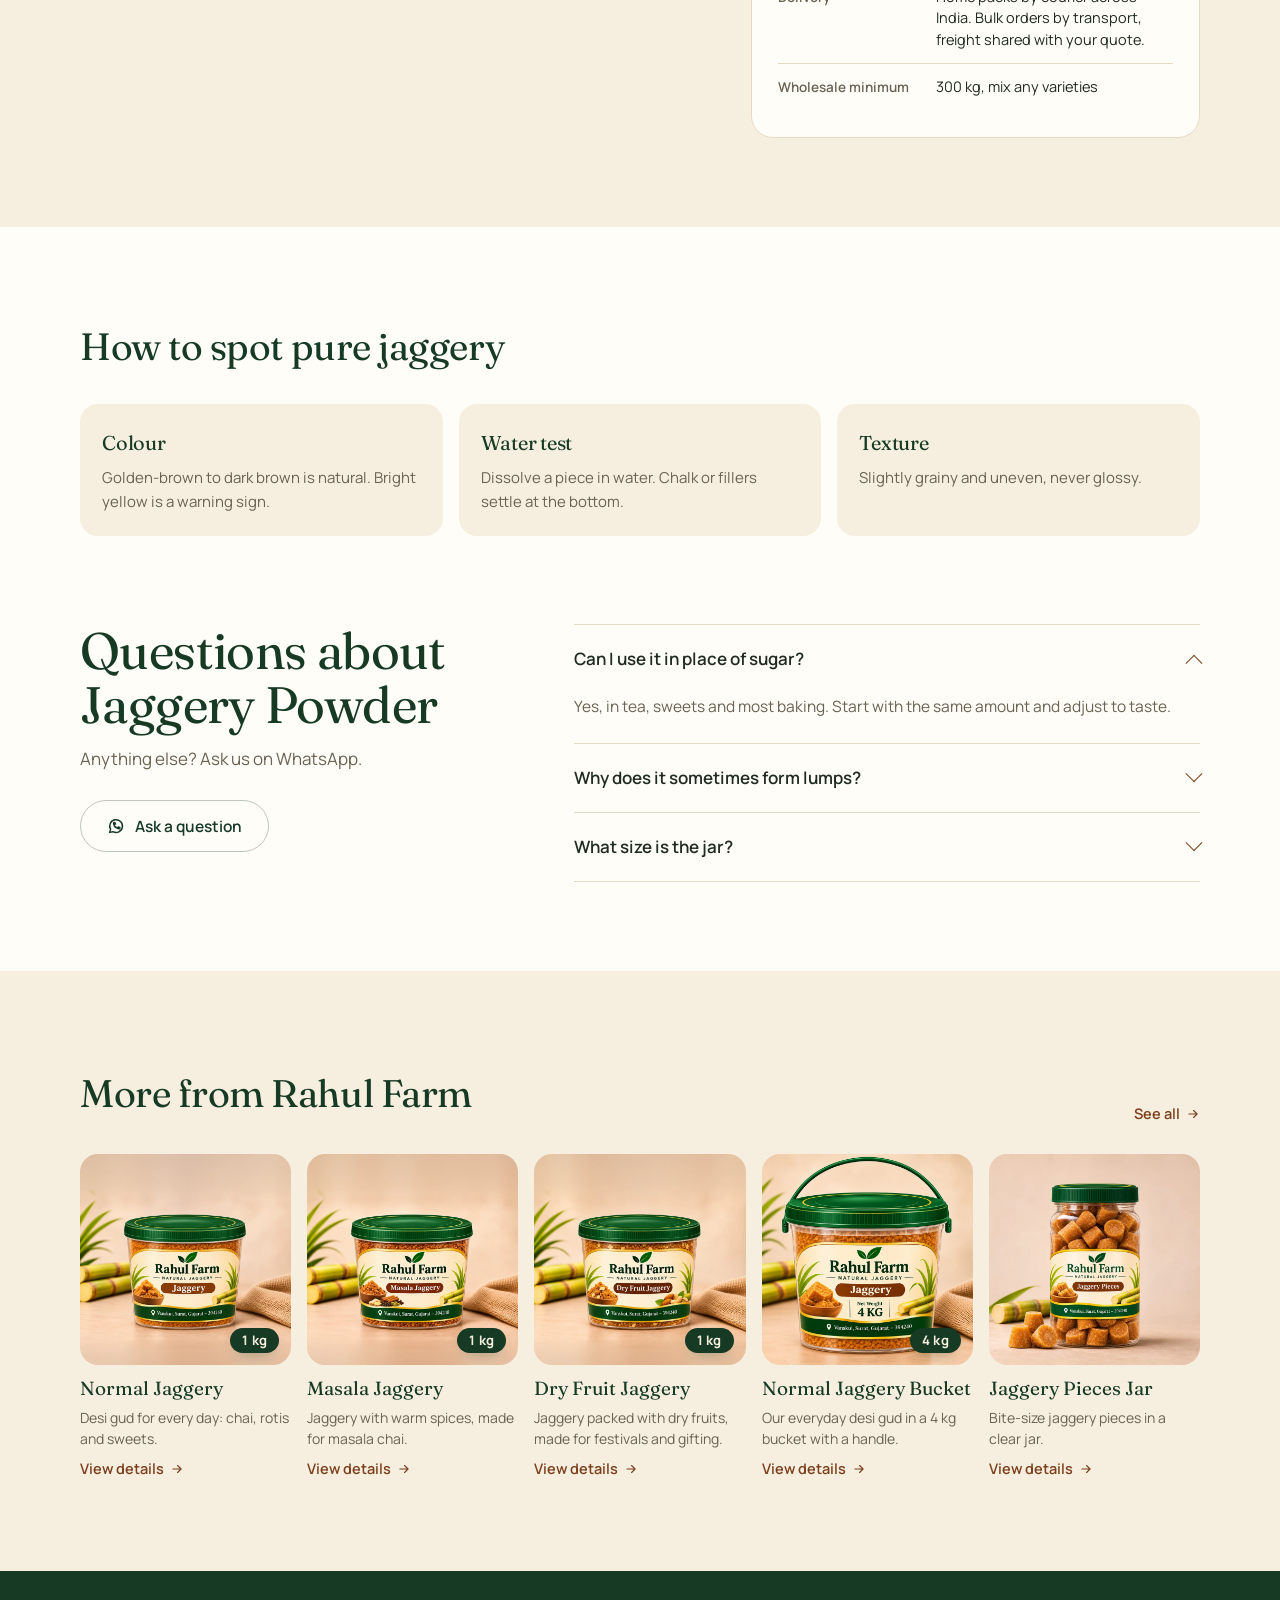
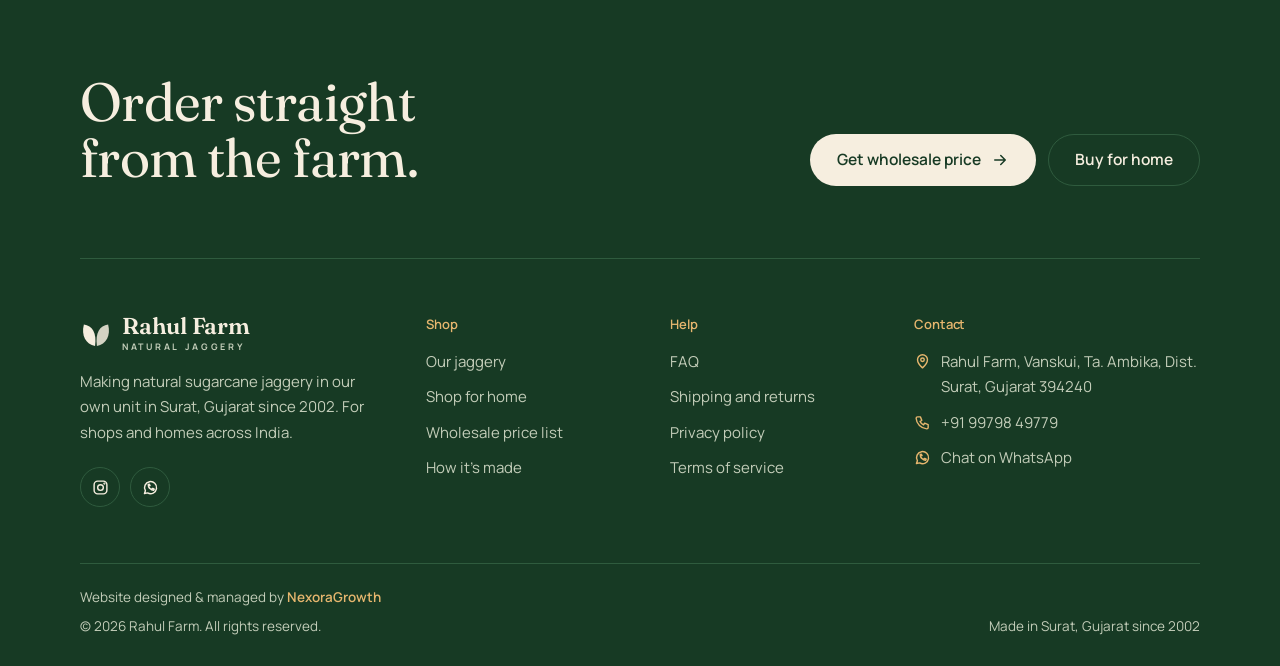
<file: products/jaggery-powder.html>
<!doctype html>
<html lang="en">
<head>
<meta charset="utf-8">
<meta name="viewport" content="width=device-width, initial-scale=1, viewport-fit=cover">
<title>Jaggery Powder | Rahul Farm Natural Jaggery</title>
<meta name="description" content="Rahul Farm Jaggery Powder in a clear jar: fine desi gud powder made from sugarcane juice only. Easy to use in tea, sweets and baking. Wholesale and delivery across India.">
<meta name="theme-color" content="#173A24">
<link rel="canonical" href="https://YOUR-DOMAIN/products/jaggery-powder.html">
<meta property="og:type" content="product">
<meta property="og:site_name" content="Rahul Farm">
<meta property="og:title" content="Jaggery Powder | Rahul Farm">
<meta property="og:description" content="Fine jaggery powder that mixes in easily. Made from sugarcane juice in Surat since 2002.">
<meta property="og:url" content="https://YOUR-DOMAIN/products/jaggery-powder.html">
<meta property="og:image" content="https://YOUR-DOMAIN/assets/img/p/jaggery-powder-og.jpg">
<meta property="og:image:width" content="1200">
<meta property="og:image:height" content="630">
<meta name="twitter:card" content="summary_large_image">
<link rel="icon" href="../assets/img/favicon.svg" type="image/svg+xml">
<link rel="apple-touch-icon" href="../assets/img/apple-touch-icon.png">
<link rel="preconnect" href="https://fonts.googleapis.com">
<link rel="preconnect" href="https://fonts.gstatic.com" crossorigin>
<link rel="stylesheet" href="https://fonts.googleapis.com/css2?family=Fraunces:opsz,wght@9..144,400;9..144,500;9..144,600&amp;family=Manrope:wght@400;500;600;700&amp;display=swap">
<link rel="preload" as="image" href="../assets/img/pack-powder.webp" type="image/webp">
<link rel="stylesheet" href="../assets/css/style.css">
<script src="../assets/js/config.js" defer></script>
<script src="../assets/js/main.js" defer></script>
<script type="text/javascript">
    (function(c,l,a,r,i,t,y){
        c[a]=c[a]||function(){(c[a].q=c[a].q||[]).push(arguments)};
        t=l.createElement(r);t.async=1;t.src="https://www.clarity.ms/tag/"+i;
        y=l.getElementsByTagName(r)[0];y.parentNode.insertBefore(t,y);
    })(window, document, "clarity", "script", "zj9hsu10sp");
</script>
</head>
<body class="pdp-page">
<noscript><img height="1" width="1" style="display:none" alt="" src="https://www.facebook.com/tr?id=1154272696988305&amp;ev=PageView&amp;noscript=1"></noscript>
<svg width="0" height="0" style="position:absolute" aria-hidden="true" focusable="false">
<symbol id="i-leaf" viewBox="0 0 34 30"><path d="M16 29C6 27 1 18 4 6c9 1 14 9 12 23z"/><path d="M18 29C28 27 33 18 30 6c-9 1-14 9-12 23z" opacity=".85"/></symbol>
<symbol id="i-wa" viewBox="0 0 24 24" fill="none" stroke="currentColor" stroke-width="2" stroke-linecap="round" stroke-linejoin="round"><path d="M3.5 20.5l1.3-4A8.5 8.5 0 1 1 8 19.6z"/><path d="M9 9.5c.3 2.4 2.6 4.7 5 5l1.2-1.3 2 1-.4 1.6c-3.8.4-8.4-4.1-8-8l1.6-.4 1 2z"/></symbol>
<symbol id="i-pin" viewBox="0 0 24 24" fill="none" stroke="currentColor" stroke-width="2" stroke-linecap="round" stroke-linejoin="round"><path d="M12 21s-7-6.2-7-11.5A7 7 0 0 1 19 9.5C19 14.8 12 21 12 21z"/><circle cx="12" cy="9.5" r="2.5"/></symbol>
<symbol id="i-arrow" viewBox="0 0 24 24" fill="none" stroke="currentColor" stroke-width="2" stroke-linecap="round" stroke-linejoin="round"><path d="M5 12h14M13 6l6 6-6 6"/></symbol>
<symbol id="i-phone" viewBox="0 0 24 24" fill="none" stroke="currentColor" stroke-width="2" stroke-linecap="round" stroke-linejoin="round"><path d="M5 4h4l2 5-2.5 1.5a11 11 0 0 0 5 5L15 13l5 2v4a2 2 0 0 1-2 2A16 16 0 0 1 3 6a2 2 0 0 1 2-2"/></symbol>
<symbol id="i-mail" viewBox="0 0 24 24" fill="none" stroke="currentColor" stroke-width="2" stroke-linecap="round" stroke-linejoin="round"><rect x="3" y="5" width="18" height="14" rx="2"/><path d="M3 7l9 6 9-6"/></symbol>
<symbol id="i-clock" viewBox="0 0 24 24" fill="none" stroke="currentColor" stroke-width="2" stroke-linecap="round" stroke-linejoin="round"><circle cx="12" cy="12" r="9"/><path d="M12 7v5l3 2"/></symbol>
<symbol id="i-ig" viewBox="0 0 24 24" fill="none" stroke="currentColor" stroke-width="2" stroke-linecap="round" stroke-linejoin="round"><rect x="3" y="3" width="18" height="18" rx="5"/><circle cx="12" cy="12" r="4"/><circle cx="17.5" cy="6.5" r=".6" fill="currentColor"/></symbol>
<symbol id="i-fb" viewBox="0 0 24 24" fill="none" stroke="currentColor" stroke-width="2" stroke-linecap="round" stroke-linejoin="round"><path d="M15 3h-2.5A4.5 4.5 0 0 0 8 7.5V10H5.5v4H8v7h4v-7h3l1-4h-4V7.8c0-.5.4-.8.8-.8H15z"/></symbol>
<symbol id="i-yt" viewBox="0 0 24 24" fill="none" stroke="currentColor" stroke-width="2" stroke-linecap="round" stroke-linejoin="round"><rect x="2.5" y="5.5" width="19" height="13" rx="4"/><path d="M10 9.5v5l4.5-2.5z" fill="currentColor"/></symbol>
<symbol id="i-factory" viewBox="0 0 24 24" fill="none" stroke="currentColor" stroke-width="1.7" stroke-linecap="round" stroke-linejoin="round"><path d="M3 21h18M5 21V11l5 3v-3l5 3V6h4v15"/></symbol>
<symbol id="i-repeat" viewBox="0 0 24 24" fill="none" stroke="currentColor" stroke-width="1.7" stroke-linecap="round" stroke-linejoin="round"><path d="M4 12a8 8 0 0 1 14-5.3M20 4v4h-4M20 12a8 8 0 0 1-14 5.3M4 20v-4h4"/></symbol>
<symbol id="i-chart" viewBox="0 0 24 24" fill="none" stroke="currentColor" stroke-width="1.7" stroke-linecap="round" stroke-linejoin="round"><path d="M3 17l6-6 4 4 8-8M15 7h6v6"/></symbol>
<symbol id="i-layers" viewBox="0 0 24 24" fill="none" stroke="currentColor" stroke-width="1.7" stroke-linecap="round" stroke-linejoin="round"><path d="M12 3l9 5-9 5-9-5 9-5zM3 13l9 5 9-5M3 18l9 5 9-5"/></symbol>
<symbol id="i-box" viewBox="0 0 24 24" fill="none" stroke="currentColor" stroke-width="1.7" stroke-linecap="round" stroke-linejoin="round"><path d="M3 7l9-4 9 4v10l-9 4-9-4V7zM3 7l9 4 9-4M12 11v10"/></symbol>
<symbol id="i-cane" viewBox="0 0 48 48" fill="none" stroke="currentColor" stroke-width="2" stroke-linecap="round" stroke-linejoin="round"><path d="M18 8v34M30 14v28M14 18h8M14 28h8M26 24h8M26 34h8M30 14c3-5 8-7 12-7-2 5-6 8-12 8M18 8c-2-3-6-4-9-4 1 3 4 5 9 5"/></symbol>
<symbol id="i-crush" viewBox="0 0 48 48" fill="none" stroke="currentColor" stroke-width="2" stroke-linecap="round" stroke-linejoin="round"><circle cx="16" cy="22" r="9"/><circle cx="32" cy="22" r="9"/><path d="M20 4l4 4 4-4M24 35v3M24 43v.5"/></symbol>
<symbol id="i-boil" viewBox="0 0 48 48" fill="none" stroke="currentColor" stroke-width="2" stroke-linecap="round" stroke-linejoin="round"><path d="M6 26h36c0 8-8 14-18 14S6 34 6 26zM16 20c-2-3 2-5 0-8M24 20c-2-3 2-5 0-8M32 20c-2-3 2-5 0-8M18 44h12"/></symbol>
<symbol id="i-mould" viewBox="0 0 48 48" fill="none" stroke="currentColor" stroke-width="2" stroke-linecap="round" stroke-linejoin="round"><rect x="8" y="14" width="32" height="22" rx="3"/><path d="M18.7 14v22M29.3 14v22M8 25h32"/></symbol>
<symbol id="i-filter" viewBox="0 0 48 48" fill="none" stroke="currentColor" stroke-width="2" stroke-linecap="round" stroke-linejoin="round"><path d="M8 10h32L27 26v12l-6 4V26z"/><path d="M33 34c0 2 1.5 4 3 4s3-2 3-4-3-6-3-6-3 4-3 6z"/></symbol>
<symbol id="i-temp" viewBox="0 0 48 48" fill="none" stroke="currentColor" stroke-width="2" stroke-linecap="round" stroke-linejoin="round"><path d="M20 28V10a4 4 0 0 1 8 0v18a8 8 0 1 1-8 0z"/><path d="M24 18v14"/><circle cx="24" cy="35" r="3"/><path d="M32 12h5M32 18h5M32 24h5"/></symbol>
<symbol id="i-pack" viewBox="0 0 48 48" fill="none" stroke="currentColor" stroke-width="2" stroke-linecap="round" stroke-linejoin="round"><path d="M14 10h20l2 30a3 3 0 0 1-3 3H15a3 3 0 0 1-3-3zM14 16h20M21 24c-3-1-4-4-3-7 3 1 4 4 3 7zM27 24c3-1 4-4 3-7-3 1-4 4-3 7z"/></symbol>
<symbol id="i-check" viewBox="0 0 24 24" fill="none" stroke="currentColor" stroke-width="2.2" stroke-linecap="round" stroke-linejoin="round"><path d="M5 12.5l4.5 4.5L19 7.5"/></symbol><symbol id="i-truck" viewBox="0 0 24 24" fill="none" stroke="currentColor" stroke-width="1.8" stroke-linecap="round" stroke-linejoin="round"><path d="M3 6h11v10H3zM14 9h4l3 3v4h-7"/><circle cx="7" cy="17.5" r="1.8"/><circle cx="17.5" cy="17.5" r="1.8"/></symbol><symbol id="i-store" viewBox="0 0 24 24" fill="none" stroke="currentColor" stroke-width="1.8" stroke-linecap="round" stroke-linejoin="round"><path d="M4 10v10h16V10M3 10l2-6h14l2 6M3 10c0 1.7 1.3 3 3 3s3-1.3 3-3c0 1.7 1.3 3 3 3s3-1.3 3-3c0 1.7 1.3 3 3 3s3-1.3 3-3M10 20v-5h4v5"/></symbol><symbol id="i-home" viewBox="0 0 24 24" fill="none" stroke="currentColor" stroke-width="1.8" stroke-linecap="round" stroke-linejoin="round"><path d="M3 11l9-7 9 7M5 9.5V20h14V9.5M10 20v-6h4v6"/></symbol></svg>

<a class="skip" href="#main">Skip to content</a>
<div class="announce">Winter blends are in: Masala and Dry Fruit Jaggery</div>

<header class="hdr">
<div class="wrap hdr-in">
<a class="logo" href="../index.html" aria-label="Rahul Farm, home">
<svg aria-hidden="true"><use href="#i-leaf"/></svg>
<span class="logo-text"><span class="logo-name">Rahul Farm</span><span class="logo-sub">NATURAL JAGGERY</span></span>
</a>
<nav class="nav" id="nav" aria-label="Main">
<a href="../index.html#range">Products</a>
<a href="../index.html#wholesale">Wholesale</a>
<a href="../index.html#shop">Shop</a>
<a href="../index.html#purity">Why pure</a>
<a href="../index.html#faq">FAQ</a>
<a class="btn btn-wa nav-cta" href="../index.html#enquiry" >Get wholesale price</a>
</nav>
<div class="hdr-cta">
<a class="btn btn-wa btn-sm" data-wa="hello" href="../index.html#faq"><svg aria-hidden="true"><use href="#i-wa"/></svg>WhatsApp</a>
<button class="menu-btn" id="menuBtn" type="button" aria-expanded="false" aria-controls="nav" aria-label="Menu"><span></span><span></span></button>
</div>
</div>
</header>

<main id="main">
<div class="wrap">
<nav class="crumbs" aria-label="Breadcrumb"><a href="../index.html">Home</a><span aria-hidden="true">/</span><a href="../index.html#range">Our jaggery</a><span aria-hidden="true">/</span><span aria-current="page">Jaggery Powder</span></nav>

<div class="pdp" data-pdp="powder" data-slug="jaggery-powder">
<div class="pdp-gallery">
<div class="pdp-stage">
<div class="pdp-track" id="pdpTrack" tabindex="0" aria-label="Jaggery Powder photos, swipe to see more">
<figure class="pdp-slide"><img src="../assets/img/pack-powder.webp" width="800" height="800" alt="Rahul Farm Jaggery Powder jar with green lid" fetchpriority="high"></figure>
<figure class="pdp-slide"><img src="../assets/img/p/powder-closeup.webp" width="800" height="800" alt="A bowl of fine golden jaggery powder" loading="lazy"></figure>
<figure class="pdp-slide"><img src="../assets/img/p/powder-label.webp" width="800" height="800" alt="Rahul Farm Jaggery Powder label" loading="lazy"></figure>
</div>
<span class="tag">Kitchen essential</span>
</div>
<div class="pdp-thumbs">
<button class="pdp-thumb" type="button" data-i="0" aria-label="Show photo 1 of 3" aria-current="true"><img src="../assets/img/pack-powder.webp" width="120" height="120" alt="" loading="lazy"></button>
<button class="pdp-thumb" type="button" data-i="1" aria-label="Show photo 2 of 3"><img src="../assets/img/p/powder-closeup.webp" width="120" height="120" alt="" loading="lazy"></button>
<button class="pdp-thumb" type="button" data-i="2" aria-label="Show photo 3 of 3"><img src="../assets/img/p/powder-label.webp" width="120" height="120" alt="" loading="lazy"></button>
</div>
</div>

<div class="pdp-info">
<h1>Jaggery Powder</h1>
<p class="pdp-tagline">Fine jaggery powder that mixes in easily.</p>
<ul class="pdp-trust">
<li><svg aria-hidden="true"><use href="#i-leaf"/></svg>Sugarcane only</li>
<li><svg aria-hidden="true"><use href="#i-factory"/></svg>Our own unit, since 2002</li>
<li><svg aria-hidden="true"><use href="#i-pin"/></svg>Vanskui, Surat</li>
</ul>
<div class="pdp-price">
<p><span class="pdp-mrp" data-pdp-mrp>Price on WhatsApp</span> <span class="pdp-per">for <span data-pdp-pack></span></span></p>
<p class="pdp-ws" data-pdp-ws hidden></p>
</div>

<div class="pdp-order" id="order">
<div class="seg" role="tablist" aria-label="Who is this order for?">
<button class="seg-btn" type="button" role="tab" id="tabBulk" aria-selected="true" aria-controls="panelBulk"><svg aria-hidden="true"><use href="#i-store"/></svg>For my shop</button>
<button class="seg-btn" type="button" role="tab" id="tabHome" aria-selected="false" aria-controls="panelHome" tabindex="-1"><svg aria-hidden="true"><use href="#i-home"/></svg>For home</button>
</div>
<div class="pdp-panel" id="panelBulk" role="tabpanel" aria-labelledby="tabBulk">
<p class="pdp-lbl" id="pq">How much do you need?</p>
<div class="chips" role="group" aria-labelledby="pq" data-pdp-chips>
<button class="chip" type="button" aria-pressed="false">300–400 kg</button>
<button class="chip" type="button" aria-pressed="false">400–600 kg</button>
<button class="chip" type="button" aria-pressed="false">600–800 kg</button>
<button class="chip" type="button" aria-pressed="false">800–1,000 kg</button>
<button class="chip" type="button" aria-pressed="false">1,000 kg+</button>
</div>
<a class="btn btn-wa" data-pdp-bulk href="../index.html#enquiry"><svg aria-hidden="true"><use href="#i-wa"/></svg>Get wholesale price on WhatsApp</a>
<p class="pdp-note"><span data-if="moq">Minimum order <span data-c="moq"></span>, mix any varieties. </span>Freight is shared with your quote.</p>
</div>
<div class="pdp-panel" id="panelHome" role="tabpanel" aria-labelledby="tabHome" hidden>
<p class="pdp-lbl">How many packs?</p>
<div class="pdp-qrow"><div class="qty"><button type="button" data-pdp-dec aria-label="One less">−</button><output data-pdp-n aria-live="polite">1</output><button type="button" data-pdp-inc aria-label="One more">+</button></div><span class="pdp-total" data-pdp-total></span></div>
<a class="btn btn-wa" data-pdp-home href="../index.html#shop"><svg aria-hidden="true"><use href="#i-wa"/></svg>Order on WhatsApp</a>
<p class="pdp-note">Delivered across India by courier. Price and shipping are confirmed on WhatsApp before you pay.</p>
</div>
</div>
<p class="pdp-call"><svg aria-hidden="true"><use href="#i-truck"/></svg><span>Ships across India. Prefer to talk? <a data-tel href="../index.html#faq">Call us</a></span></p>
</div>
</div>
</div>

<section class="pdp-more" aria-label="Product details">
<div class="wrap pdp-cols">
<div class="pdp-story">
<h2>About this jaggery</h2>
<p>Our desi gud ground into a fine powder and packed in a clear jar with a screw lid. It measures like sugar and mixes in easily, with no grating or breaking.</p>
<p>Nothing is added while making it: no hydros, soda, bleach or preservatives. A simple way to use jaggery in place of sugar every day.</p>
<div class="pdp-two">
<div>
<h3>How to use</h3>
<ul class="pdp-list">
<li><svg aria-hidden="true"><use href="#i-check"/></svg>Sweeten tea, coffee and milk</li>
<li><svg aria-hidden="true"><use href="#i-check"/></svg>Use in place of sugar in sweets and desserts</li>
<li><svg aria-hidden="true"><use href="#i-check"/></svg>Bake cakes, cookies and laddoos</li>
<li><svg aria-hidden="true"><use href="#i-check"/></svg>Sprinkle over porridge, curd or fruit</li>
</ul>
</div>
<div>
<h3>Why shops stock it</h3>
<ul class="pdp-list">
<li><svg aria-hidden="true"><use href="#i-check"/></svg>Easy swap for sugar, so customers buy it again</li>
<li><svg aria-hidden="true"><use href="#i-check"/></svg>Popular with home bakers and tea lovers</li>
<li><svg aria-hidden="true"><use href="#i-check"/></svg>Clear jar shows the natural colour</li>
<li><svg aria-hidden="true"><use href="#i-check"/></svg>Screw lid keeps it dry after opening</li>
</ul>
</div>
</div>
</div>
<aside class="pdp-spec">
<h2>Specifications</h2>
<table>
<tbody>
<tr><th scope="row">Product</th><td>Jaggery Powder</td></tr>
<tr><th scope="row">Pack</th><td><span data-pdp-pack></span></td></tr>
<tr><th scope="row">Form</th><td>Fine powder</td></tr>
<tr><th scope="row">Ingredients</th><td>Sugarcane juice. Nothing added.</td></tr>
<tr><th scope="row">Colour</th><td>Natural golden-brown, never bleached</td></tr>
<tr><th scope="row">Taste</th><td>Rich, rounded sweetness</td></tr>
<tr data-if="shelfLife"><th scope="row">Shelf life</th><td><span data-c="shelfLife"></span></td></tr>
<tr><th scope="row">Storage</th><td>Keep in a cool, dry place. Close the lid after every use.</td></tr>
<tr><th scope="row">Made at</th><td><span data-c="address">Rahul Farm, Vanskui, Ta. Ambika, Dist. Surat, Gujarat</span><span data-if="pincode"> <span data-c="pincode"></span></span></td></tr>
<tr data-if="fssai"><th scope="row">FSSAI Lic. No.</th><td><span data-c="fssai"></span></td></tr>
<tr><th scope="row">Delivery</th><td>Home packs by courier across India. Bulk orders by transport, freight shared with your quote.</td></tr>
<tr data-if="moq"><th scope="row">Wholesale minimum</th><td><span data-c="moq"></span>, mix any varieties</td></tr>
</tbody>
</table>
</aside>
</div>
</section>

<section class="pdp-pure">
<div class="wrap">
<h2>How to spot pure jaggery</h2>
<div class="pdp-pure-grid">
<div><h3>Colour</h3><p>Golden-brown to dark brown is natural. Bright yellow is a warning sign.</p></div>
<div><h3>Water test</h3><p>Dissolve a piece in water. Chalk or fillers settle at the bottom.</p></div>
<div><h3>Texture</h3><p>Slightly grainy and uneven, never glossy.</p></div>
</div>
</div>
</section>

<section class="pdp-faq">
<div class="wrap faq">
<div class="faq-intro">
<h2>Questions about Jaggery Powder</h2>
<p>Anything else? Ask us on WhatsApp.</p>
<a class="btn btn-ghost" data-wa="hello" href="../index.html#faq"><svg aria-hidden="true"><use href="#i-wa"/></svg>Ask a question</a>
</div>
<div>
<details class="qa" open>
<summary>Can I use it in place of sugar?</summary>
<div class="ans"><p>Yes, in tea, sweets and most baking. Start with the same amount and adjust to taste.</p></div>
</details>
<details class="qa">
<summary>Why does it sometimes form lumps?</summary>
<div class="ans"><p>Jaggery powder takes in moisture from the air. Keep the lid tight and use a dry spoon.</p></div>
</details>
<details class="qa">
<summary>What size is the jar?</summary>
<div class="ans"><p>Ask us on WhatsApp for the current jar size and price.</p></div>
</details>
</div>
</div>
</section>

<section class="pdp-rel">
<div class="wrap">
<div class="pdp-rel-head"><h2>More from Rahul Farm</h2><a class="link" href="../index.html#range">See all<svg aria-hidden="true"><use href="#i-arrow"/></svg></a></div>
<div class="rel-grid">
<a class="rel-card" href="normal-jaggery.html"><span class="rel-img"><img src="../assets/img/pack-normal-1kg.webp" width="800" height="800" alt="Rahul Farm Normal Jaggery 1 kg bucket" loading="lazy"><span class="wt">1 kg</span></span><span class="rel-name">Normal Jaggery</span><span class="rel-txt">Desi gud for every day: chai, rotis and sweets.</span><span class="link">View details<svg aria-hidden="true"><use href="#i-arrow"/></svg></span></a>
<a class="rel-card" href="masala-jaggery.html"><span class="rel-img"><img src="../assets/img/pack-masala-1kg.webp" width="800" height="800" alt="Rahul Farm Masala Jaggery 1 kg bucket" loading="lazy"><span class="wt">1 kg</span></span><span class="rel-name">Masala Jaggery</span><span class="rel-txt">Jaggery with warm spices, made for masala chai.</span><span class="link">View details<svg aria-hidden="true"><use href="#i-arrow"/></svg></span></a>
<a class="rel-card" href="dry-fruit-jaggery.html"><span class="rel-img"><img src="../assets/img/pack-dryfruit-1kg.webp" width="800" height="800" alt="Rahul Farm Dry Fruit Jaggery 1 kg bucket" loading="lazy"><span class="wt">1 kg</span></span><span class="rel-name">Dry Fruit Jaggery</span><span class="rel-txt">Jaggery packed with dry fruits, made for festivals and gifting.</span><span class="link">View details<svg aria-hidden="true"><use href="#i-arrow"/></svg></span></a>
<a class="rel-card" href="normal-jaggery-bucket-4kg.html"><span class="rel-img"><img src="../assets/img/pack-normal-4kg.webp" width="800" height="800" alt="Rahul Farm Normal Jaggery 4 kg bucket with handle" loading="lazy"><span class="wt">4 kg</span></span><span class="rel-name">Normal Jaggery Bucket</span><span class="rel-txt">Our everyday desi gud in a 4 kg bucket with a handle.</span><span class="link">View details<svg aria-hidden="true"><use href="#i-arrow"/></svg></span></a>
<a class="rel-card" href="jaggery-pieces-jar.html"><span class="rel-img"><img src="../assets/img/pack-jar.webp" width="800" height="800" alt="Rahul Farm Jaggery Pieces jar with green lid" loading="lazy"></span><span class="rel-name">Jaggery Pieces Jar</span><span class="rel-txt">Bite-size jaggery pieces in a clear jar.</span><span class="link">View details<svg aria-hidden="true"><use href="#i-arrow"/></svg></span></a>
</div>
</div>
</section>
</main>

<footer class="ftr">
<div class="wrap">
<div class="ftr-cta">
<h2>Order straight from the farm.</h2>
<div class="acts">
<a class="btn btn-cream" href="../index.html#enquiry" >Get wholesale price<svg aria-hidden="true"><use href="#i-arrow"/></svg></a>
<a class="btn btn-outline-light" href="../index.html#shop">Buy for home</a>
</div>
</div>
<div class="ftr-grid">
<div class="ftr-brand">
<a class="logo" href="../index.html" aria-label="Rahul Farm, back to top"><svg aria-hidden="true"><use href="#i-leaf"/></svg><span class="logo-text"><span class="logo-name">Rahul Farm</span><span class="logo-sub">NATURAL JAGGERY</span></span></a>
<p class="ftr-about">Making natural sugarcane jaggery in our own unit in Surat, Gujarat since 2002. For shops and homes across India.</p>
<div class="social">
<a data-social="instagram" href="#" target="_blank" rel="noopener" aria-label="Instagram"><svg aria-hidden="true"><use href="#i-ig"/></svg></a>
<a data-social="facebook" href="#" target="_blank" rel="noopener" aria-label="Facebook"><svg aria-hidden="true"><use href="#i-fb"/></svg></a>
<a data-social="youtube" href="#" target="_blank" rel="noopener" aria-label="YouTube"><svg aria-hidden="true"><use href="#i-yt"/></svg></a>
<a data-wa="hello" href="../index.html#faq" aria-label="WhatsApp"><svg aria-hidden="true"><use href="#i-wa"/></svg></a>
</div>
</div>
<div>
<h4>Shop</h4>
<ul>
<li><a href="../index.html#range">Our jaggery</a></li>
<li><a href="../index.html#shop">Shop for home</a></li>
<li><a href="../index.html#wholesale">Wholesale price list</a></li>
<li><a href="../index.html#process">How it’s made</a></li>
</ul>
</div>
<div>
<h4>Help</h4>
<ul>
<li><a href="../index.html#faq">FAQ</a></li>
<li><a href="../shipping-returns.html">Shipping and returns</a></li>
<li><a href="../privacy-policy.html">Privacy policy</a></li>
<li><a href="../terms.html">Terms of service</a></li>
</ul>
</div>
<div class="ftr-contact">
<h4>Contact</h4>
<ul>
<li class="ci"><svg aria-hidden="true"><use href="#i-pin"/></svg><span><span data-c="address">Rahul Farm, Vanskui, Ta. Ambika, Dist. Surat, Gujarat</span><span data-if="pincode"> <span data-c="pincode"></span></span></span></li>
<li class="ci" data-if="phone"><svg aria-hidden="true"><use href="#i-phone"/></svg><a data-tel href="#"><span data-c="phone"></span></a></li>
<li class="ci"><svg aria-hidden="true"><use href="#i-wa"/></svg><a data-wa="hello" href="../index.html#faq">Chat on WhatsApp</a></li>
<li class="ci" data-if="email"><svg aria-hidden="true"><use href="#i-mail"/></svg><a data-mail href="#"><span data-c="email"></span></a></li>
<li class="ci" data-if="hours"><svg aria-hidden="true"><use href="#i-clock"/></svg><span data-c="hours"></span></li>
</ul>
</div>
</div>
<div class="ftr-bottom">
<div class="ftr-copy"><span class="ftr-credit">Website designed &amp; managed by <a data-credit href="#"><span data-c="creditName">NexoraGrowth</span></a></span><span>© <span data-year>2026</span> Rahul Farm. All rights reserved.</span></div>
<span class="legal"><span data-if="fssai">FSSAI Lic. No. <span data-c="fssai"></span></span><span data-if="gstin">GSTIN <span data-c="gstin"></span></span><span>Made in Surat, Gujarat since 2002</span></span>
</div>
</div>
</footer>

<a class="btn btn-wa waf" href="#order"><svg aria-hidden="true"><use href="#i-wa"/></svg>Order on WhatsApp</a>
<div class="mbar">
<a class="btn btn-wa" href="#order"><svg aria-hidden="true"><use href="#i-wa"/></svg>Order now</a>
<a class="btn btn-ghost" data-tel href="../index.html#faq"><svg aria-hidden="true"><use href="#i-phone"/></svg>Call</a>
</div>
</body>
</html>
</file>
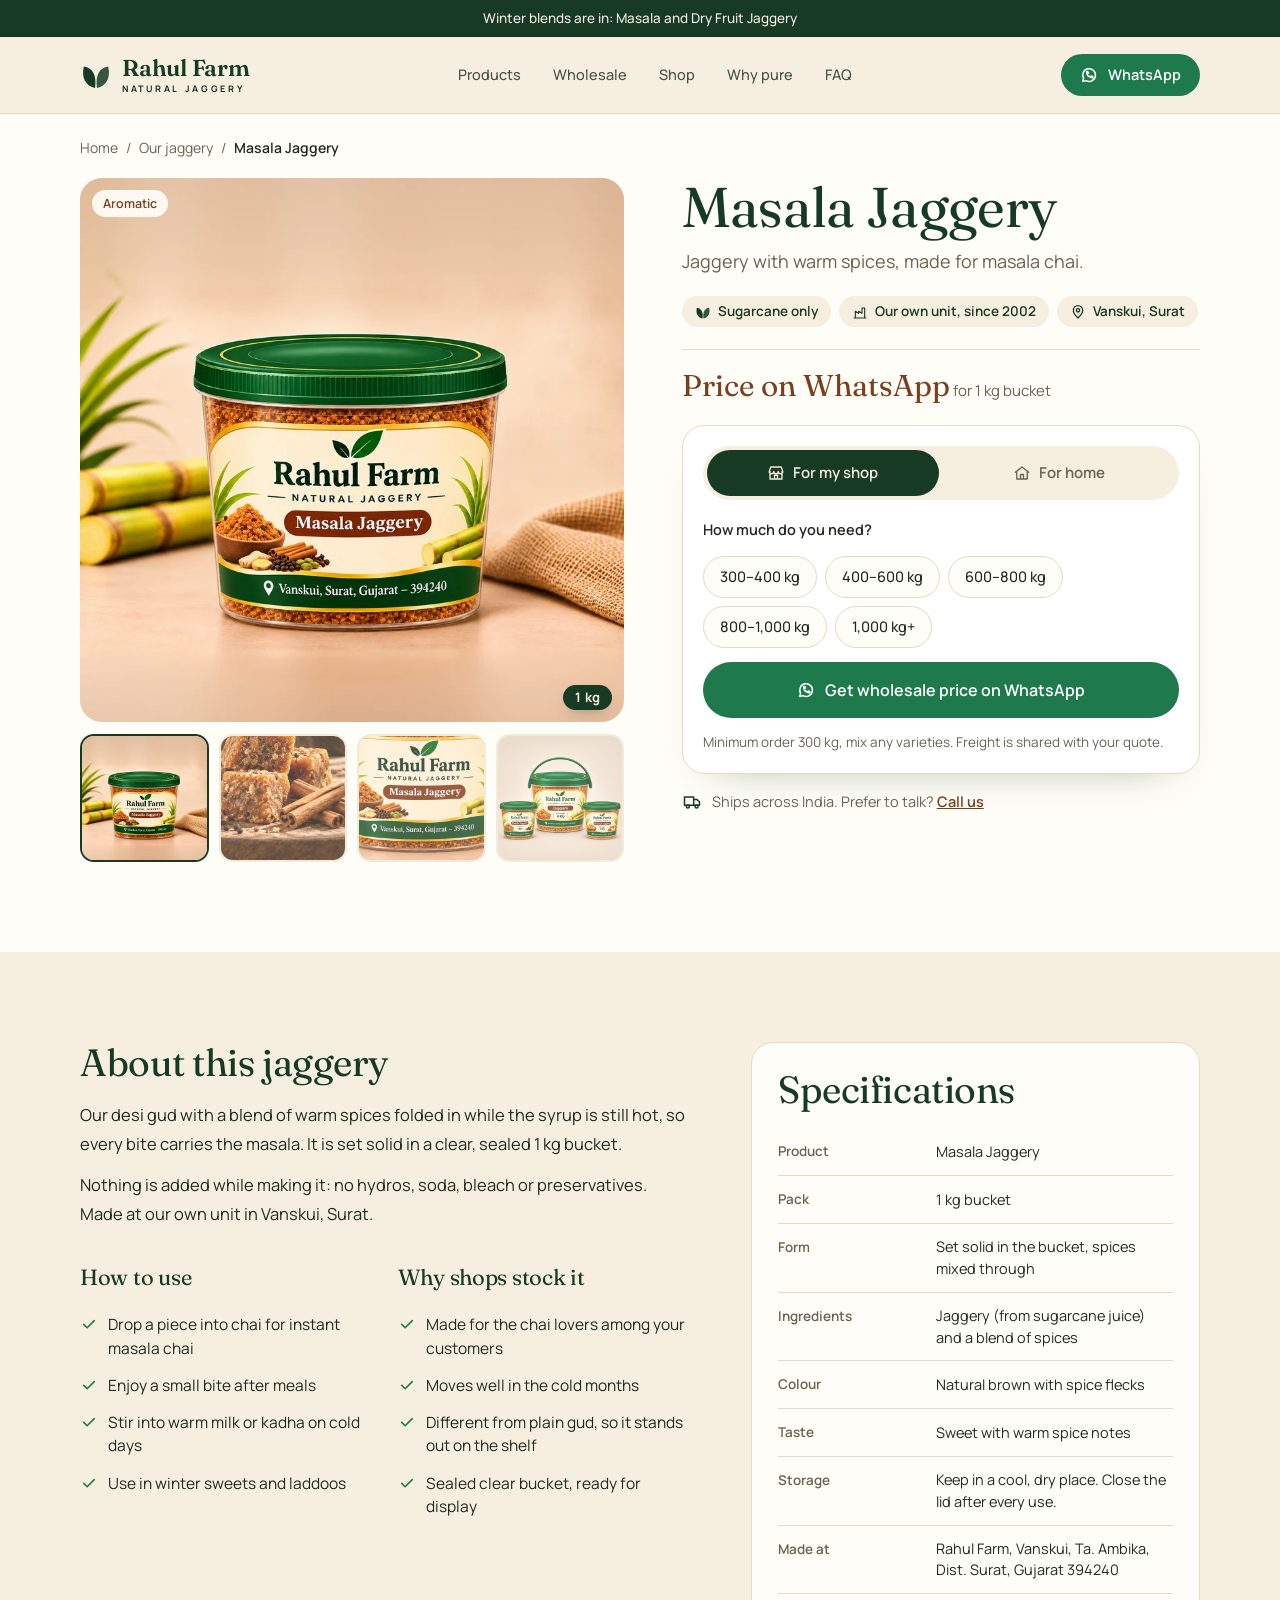
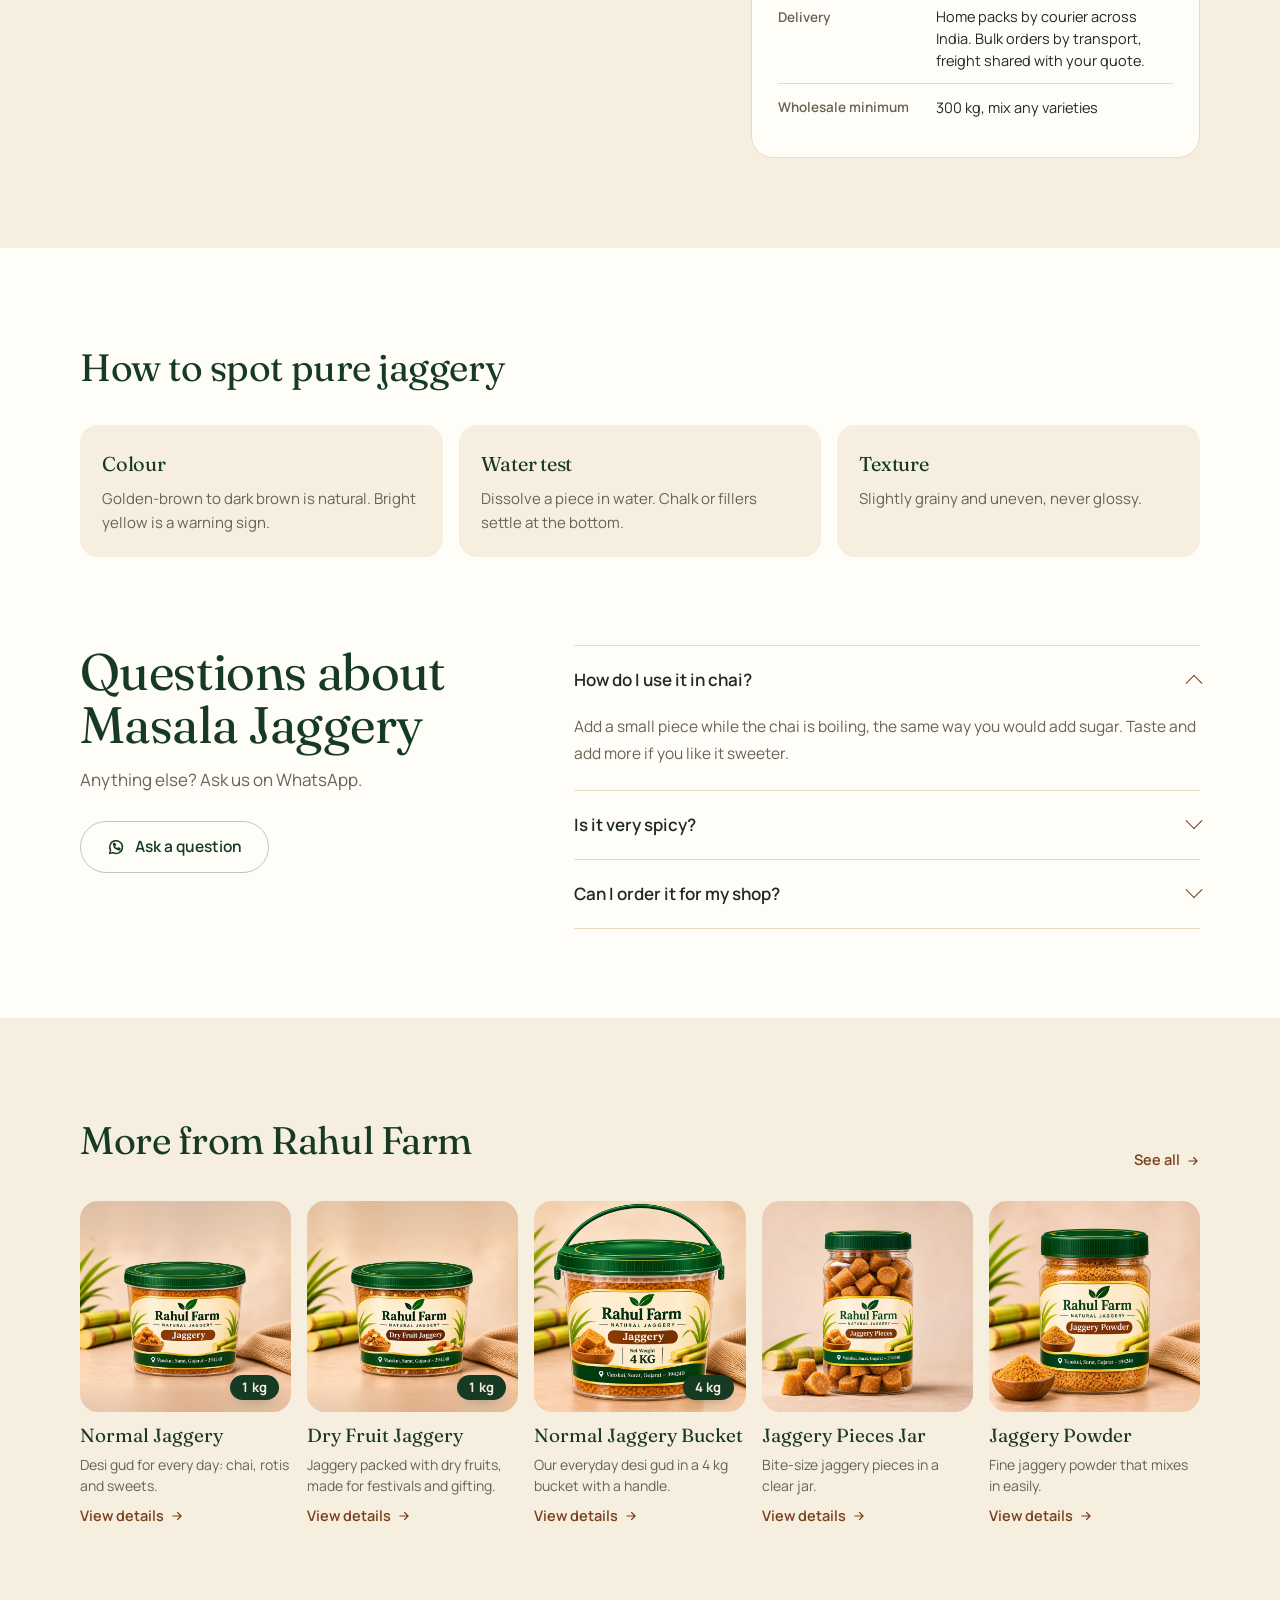
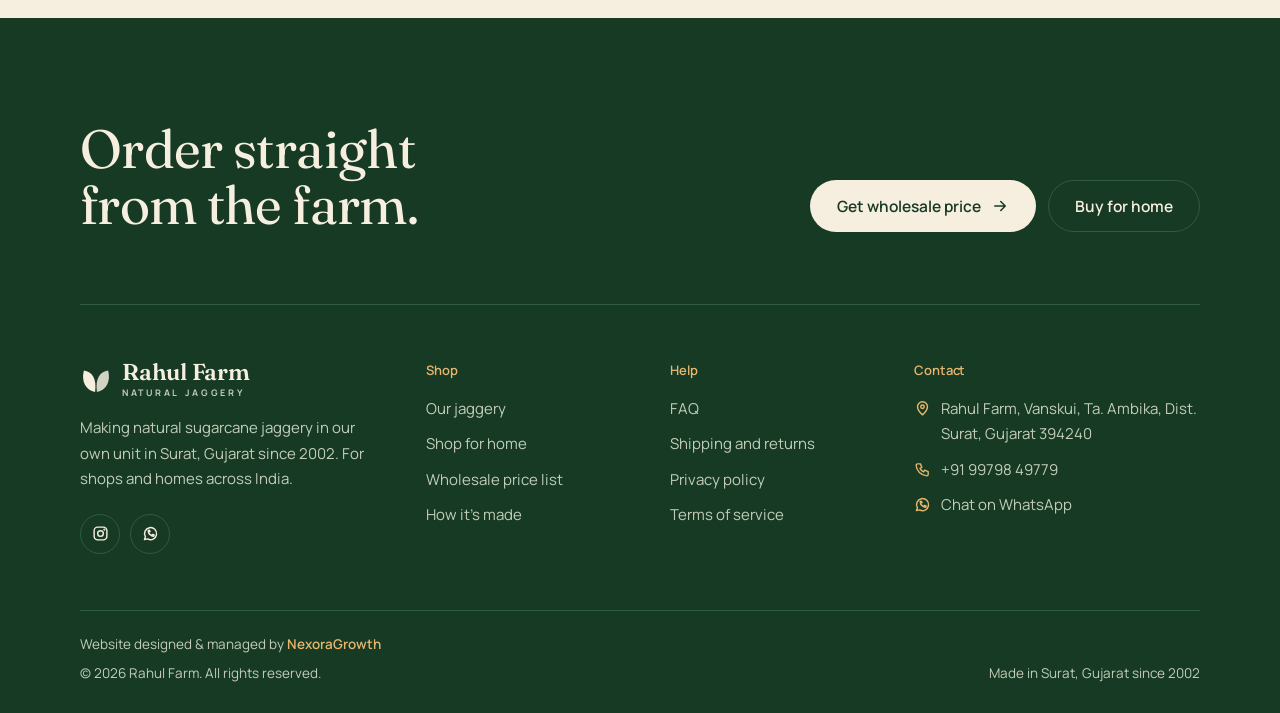
<file: products/masala-jaggery.html>
<!doctype html>
<html lang="en">
<head>
<meta charset="utf-8">
<meta name="viewport" content="width=device-width, initial-scale=1, viewport-fit=cover">
<title>Masala Jaggery | Rahul Farm Natural Jaggery</title>
<meta name="description" content="Rahul Farm Masala Jaggery in a clear 1 kg bucket: sugarcane jaggery with a warm spice blend, for masala chai. Wholesale for shops, delivered across India.">
<meta name="theme-color" content="#173A24">
<link rel="canonical" href="https://YOUR-DOMAIN/products/masala-jaggery.html">
<meta property="og:type" content="product">
<meta property="og:site_name" content="Rahul Farm">
<meta property="og:title" content="Masala Jaggery | Rahul Farm">
<meta property="og:description" content="Jaggery with warm spices, made for masala chai. Made from sugarcane juice in Surat since 2002.">
<meta property="og:url" content="https://YOUR-DOMAIN/products/masala-jaggery.html">
<meta property="og:image" content="https://YOUR-DOMAIN/assets/img/p/masala-jaggery-og.jpg">
<meta property="og:image:width" content="1200">
<meta property="og:image:height" content="630">
<meta name="twitter:card" content="summary_large_image">
<link rel="icon" href="../assets/img/favicon.svg" type="image/svg+xml">
<link rel="apple-touch-icon" href="../assets/img/apple-touch-icon.png">
<link rel="preconnect" href="https://fonts.googleapis.com">
<link rel="preconnect" href="https://fonts.gstatic.com" crossorigin>
<link rel="stylesheet" href="https://fonts.googleapis.com/css2?family=Fraunces:opsz,wght@9..144,400;9..144,500;9..144,600&amp;family=Manrope:wght@400;500;600;700&amp;display=swap">
<link rel="preload" as="image" href="../assets/img/pack-masala-1kg.webp" type="image/webp">
<link rel="stylesheet" href="../assets/css/style.css">
<script src="../assets/js/config.js" defer></script>
<script src="../assets/js/main.js" defer></script>
<script type="text/javascript">
    (function(c,l,a,r,i,t,y){
        c[a]=c[a]||function(){(c[a].q=c[a].q||[]).push(arguments)};
        t=l.createElement(r);t.async=1;t.src="https://www.clarity.ms/tag/"+i;
        y=l.getElementsByTagName(r)[0];y.parentNode.insertBefore(t,y);
    })(window, document, "clarity", "script", "zj9hsu10sp");
</script>
</head>
<body class="pdp-page">
<noscript><img height="1" width="1" style="display:none" alt="" src="https://www.facebook.com/tr?id=1154272696988305&amp;ev=PageView&amp;noscript=1"></noscript>
<svg width="0" height="0" style="position:absolute" aria-hidden="true" focusable="false">
<symbol id="i-leaf" viewBox="0 0 34 30"><path d="M16 29C6 27 1 18 4 6c9 1 14 9 12 23z"/><path d="M18 29C28 27 33 18 30 6c-9 1-14 9-12 23z" opacity=".85"/></symbol>
<symbol id="i-wa" viewBox="0 0 24 24" fill="none" stroke="currentColor" stroke-width="2" stroke-linecap="round" stroke-linejoin="round"><path d="M3.5 20.5l1.3-4A8.5 8.5 0 1 1 8 19.6z"/><path d="M9 9.5c.3 2.4 2.6 4.7 5 5l1.2-1.3 2 1-.4 1.6c-3.8.4-8.4-4.1-8-8l1.6-.4 1 2z"/></symbol>
<symbol id="i-pin" viewBox="0 0 24 24" fill="none" stroke="currentColor" stroke-width="2" stroke-linecap="round" stroke-linejoin="round"><path d="M12 21s-7-6.2-7-11.5A7 7 0 0 1 19 9.5C19 14.8 12 21 12 21z"/><circle cx="12" cy="9.5" r="2.5"/></symbol>
<symbol id="i-arrow" viewBox="0 0 24 24" fill="none" stroke="currentColor" stroke-width="2" stroke-linecap="round" stroke-linejoin="round"><path d="M5 12h14M13 6l6 6-6 6"/></symbol>
<symbol id="i-phone" viewBox="0 0 24 24" fill="none" stroke="currentColor" stroke-width="2" stroke-linecap="round" stroke-linejoin="round"><path d="M5 4h4l2 5-2.5 1.5a11 11 0 0 0 5 5L15 13l5 2v4a2 2 0 0 1-2 2A16 16 0 0 1 3 6a2 2 0 0 1 2-2"/></symbol>
<symbol id="i-mail" viewBox="0 0 24 24" fill="none" stroke="currentColor" stroke-width="2" stroke-linecap="round" stroke-linejoin="round"><rect x="3" y="5" width="18" height="14" rx="2"/><path d="M3 7l9 6 9-6"/></symbol>
<symbol id="i-clock" viewBox="0 0 24 24" fill="none" stroke="currentColor" stroke-width="2" stroke-linecap="round" stroke-linejoin="round"><circle cx="12" cy="12" r="9"/><path d="M12 7v5l3 2"/></symbol>
<symbol id="i-ig" viewBox="0 0 24 24" fill="none" stroke="currentColor" stroke-width="2" stroke-linecap="round" stroke-linejoin="round"><rect x="3" y="3" width="18" height="18" rx="5"/><circle cx="12" cy="12" r="4"/><circle cx="17.5" cy="6.5" r=".6" fill="currentColor"/></symbol>
<symbol id="i-fb" viewBox="0 0 24 24" fill="none" stroke="currentColor" stroke-width="2" stroke-linecap="round" stroke-linejoin="round"><path d="M15 3h-2.5A4.5 4.5 0 0 0 8 7.5V10H5.5v4H8v7h4v-7h3l1-4h-4V7.8c0-.5.4-.8.8-.8H15z"/></symbol>
<symbol id="i-yt" viewBox="0 0 24 24" fill="none" stroke="currentColor" stroke-width="2" stroke-linecap="round" stroke-linejoin="round"><rect x="2.5" y="5.5" width="19" height="13" rx="4"/><path d="M10 9.5v5l4.5-2.5z" fill="currentColor"/></symbol>
<symbol id="i-factory" viewBox="0 0 24 24" fill="none" stroke="currentColor" stroke-width="1.7" stroke-linecap="round" stroke-linejoin="round"><path d="M3 21h18M5 21V11l5 3v-3l5 3V6h4v15"/></symbol>
<symbol id="i-repeat" viewBox="0 0 24 24" fill="none" stroke="currentColor" stroke-width="1.7" stroke-linecap="round" stroke-linejoin="round"><path d="M4 12a8 8 0 0 1 14-5.3M20 4v4h-4M20 12a8 8 0 0 1-14 5.3M4 20v-4h4"/></symbol>
<symbol id="i-chart" viewBox="0 0 24 24" fill="none" stroke="currentColor" stroke-width="1.7" stroke-linecap="round" stroke-linejoin="round"><path d="M3 17l6-6 4 4 8-8M15 7h6v6"/></symbol>
<symbol id="i-layers" viewBox="0 0 24 24" fill="none" stroke="currentColor" stroke-width="1.7" stroke-linecap="round" stroke-linejoin="round"><path d="M12 3l9 5-9 5-9-5 9-5zM3 13l9 5 9-5M3 18l9 5 9-5"/></symbol>
<symbol id="i-box" viewBox="0 0 24 24" fill="none" stroke="currentColor" stroke-width="1.7" stroke-linecap="round" stroke-linejoin="round"><path d="M3 7l9-4 9 4v10l-9 4-9-4V7zM3 7l9 4 9-4M12 11v10"/></symbol>
<symbol id="i-cane" viewBox="0 0 48 48" fill="none" stroke="currentColor" stroke-width="2" stroke-linecap="round" stroke-linejoin="round"><path d="M18 8v34M30 14v28M14 18h8M14 28h8M26 24h8M26 34h8M30 14c3-5 8-7 12-7-2 5-6 8-12 8M18 8c-2-3-6-4-9-4 1 3 4 5 9 5"/></symbol>
<symbol id="i-crush" viewBox="0 0 48 48" fill="none" stroke="currentColor" stroke-width="2" stroke-linecap="round" stroke-linejoin="round"><circle cx="16" cy="22" r="9"/><circle cx="32" cy="22" r="9"/><path d="M20 4l4 4 4-4M24 35v3M24 43v.5"/></symbol>
<symbol id="i-boil" viewBox="0 0 48 48" fill="none" stroke="currentColor" stroke-width="2" stroke-linecap="round" stroke-linejoin="round"><path d="M6 26h36c0 8-8 14-18 14S6 34 6 26zM16 20c-2-3 2-5 0-8M24 20c-2-3 2-5 0-8M32 20c-2-3 2-5 0-8M18 44h12"/></symbol>
<symbol id="i-mould" viewBox="0 0 48 48" fill="none" stroke="currentColor" stroke-width="2" stroke-linecap="round" stroke-linejoin="round"><rect x="8" y="14" width="32" height="22" rx="3"/><path d="M18.7 14v22M29.3 14v22M8 25h32"/></symbol>
<symbol id="i-filter" viewBox="0 0 48 48" fill="none" stroke="currentColor" stroke-width="2" stroke-linecap="round" stroke-linejoin="round"><path d="M8 10h32L27 26v12l-6 4V26z"/><path d="M33 34c0 2 1.5 4 3 4s3-2 3-4-3-6-3-6-3 4-3 6z"/></symbol>
<symbol id="i-temp" viewBox="0 0 48 48" fill="none" stroke="currentColor" stroke-width="2" stroke-linecap="round" stroke-linejoin="round"><path d="M20 28V10a4 4 0 0 1 8 0v18a8 8 0 1 1-8 0z"/><path d="M24 18v14"/><circle cx="24" cy="35" r="3"/><path d="M32 12h5M32 18h5M32 24h5"/></symbol>
<symbol id="i-pack" viewBox="0 0 48 48" fill="none" stroke="currentColor" stroke-width="2" stroke-linecap="round" stroke-linejoin="round"><path d="M14 10h20l2 30a3 3 0 0 1-3 3H15a3 3 0 0 1-3-3zM14 16h20M21 24c-3-1-4-4-3-7 3 1 4 4 3 7zM27 24c3-1 4-4 3-7-3 1-4 4-3 7z"/></symbol>
<symbol id="i-check" viewBox="0 0 24 24" fill="none" stroke="currentColor" stroke-width="2.2" stroke-linecap="round" stroke-linejoin="round"><path d="M5 12.5l4.5 4.5L19 7.5"/></symbol><symbol id="i-truck" viewBox="0 0 24 24" fill="none" stroke="currentColor" stroke-width="1.8" stroke-linecap="round" stroke-linejoin="round"><path d="M3 6h11v10H3zM14 9h4l3 3v4h-7"/><circle cx="7" cy="17.5" r="1.8"/><circle cx="17.5" cy="17.5" r="1.8"/></symbol><symbol id="i-store" viewBox="0 0 24 24" fill="none" stroke="currentColor" stroke-width="1.8" stroke-linecap="round" stroke-linejoin="round"><path d="M4 10v10h16V10M3 10l2-6h14l2 6M3 10c0 1.7 1.3 3 3 3s3-1.3 3-3c0 1.7 1.3 3 3 3s3-1.3 3-3c0 1.7 1.3 3 3 3s3-1.3 3-3M10 20v-5h4v5"/></symbol><symbol id="i-home" viewBox="0 0 24 24" fill="none" stroke="currentColor" stroke-width="1.8" stroke-linecap="round" stroke-linejoin="round"><path d="M3 11l9-7 9 7M5 9.5V20h14V9.5M10 20v-6h4v6"/></symbol></svg>

<a class="skip" href="#main">Skip to content</a>
<div class="announce">Winter blends are in: Masala and Dry Fruit Jaggery</div>

<header class="hdr">
<div class="wrap hdr-in">
<a class="logo" href="../index.html" aria-label="Rahul Farm, home">
<svg aria-hidden="true"><use href="#i-leaf"/></svg>
<span class="logo-text"><span class="logo-name">Rahul Farm</span><span class="logo-sub">NATURAL JAGGERY</span></span>
</a>
<nav class="nav" id="nav" aria-label="Main">
<a href="../index.html#range">Products</a>
<a href="../index.html#wholesale">Wholesale</a>
<a href="../index.html#shop">Shop</a>
<a href="../index.html#purity">Why pure</a>
<a href="../index.html#faq">FAQ</a>
<a class="btn btn-wa nav-cta" href="../index.html#enquiry" >Get wholesale price</a>
</nav>
<div class="hdr-cta">
<a class="btn btn-wa btn-sm" data-wa="hello" href="../index.html#faq"><svg aria-hidden="true"><use href="#i-wa"/></svg>WhatsApp</a>
<button class="menu-btn" id="menuBtn" type="button" aria-expanded="false" aria-controls="nav" aria-label="Menu"><span></span><span></span></button>
</div>
</div>
</header>

<main id="main">
<div class="wrap">
<nav class="crumbs" aria-label="Breadcrumb"><a href="../index.html">Home</a><span aria-hidden="true">/</span><a href="../index.html#range">Our jaggery</a><span aria-hidden="true">/</span><span aria-current="page">Masala Jaggery</span></nav>

<div class="pdp" data-pdp="masala" data-slug="masala-jaggery">
<div class="pdp-gallery">
<div class="pdp-stage">
<div class="pdp-track" id="pdpTrack" tabindex="0" aria-label="Masala Jaggery photos, swipe to see more">
<figure class="pdp-slide"><img src="../assets/img/pack-masala-1kg.webp" width="800" height="800" alt="Rahul Farm Masala Jaggery 1 kg bucket" fetchpriority="high"></figure>
<figure class="pdp-slide"><img src="../assets/img/p/masala-closeup.webp" width="800" height="800" alt="Spiced jaggery cubes with cinnamon and cardamom" loading="lazy"></figure>
<figure class="pdp-slide"><img src="../assets/img/p/masala-label.webp" width="800" height="800" alt="Rahul Farm Masala Jaggery label" loading="lazy"></figure>
<figure class="pdp-slide"><img src="../assets/img/pack-range.webp" width="800" height="800" alt="1 kg Masala Jaggery tub next to the 4 kg bucket" loading="lazy"></figure>
</div>
<span class="tag">Aromatic</span><span class="wt">1 kg</span>
</div>
<div class="pdp-thumbs">
<button class="pdp-thumb" type="button" data-i="0" aria-label="Show photo 1 of 4" aria-current="true"><img src="../assets/img/pack-masala-1kg.webp" width="120" height="120" alt="" loading="lazy"></button>
<button class="pdp-thumb" type="button" data-i="1" aria-label="Show photo 2 of 4"><img src="../assets/img/p/masala-closeup.webp" width="120" height="120" alt="" loading="lazy"></button>
<button class="pdp-thumb" type="button" data-i="2" aria-label="Show photo 3 of 4"><img src="../assets/img/p/masala-label.webp" width="120" height="120" alt="" loading="lazy"></button>
<button class="pdp-thumb" type="button" data-i="3" aria-label="Show photo 4 of 4"><img src="../assets/img/pack-range.webp" width="120" height="120" alt="" loading="lazy"></button>
</div>
</div>

<div class="pdp-info">
<h1>Masala Jaggery</h1>
<p class="pdp-tagline">Jaggery with warm spices, made for masala chai.</p>
<ul class="pdp-trust">
<li><svg aria-hidden="true"><use href="#i-leaf"/></svg>Sugarcane only</li>
<li><svg aria-hidden="true"><use href="#i-factory"/></svg>Our own unit, since 2002</li>
<li><svg aria-hidden="true"><use href="#i-pin"/></svg>Vanskui, Surat</li>
</ul>
<div class="pdp-price">
<p><span class="pdp-mrp" data-pdp-mrp>Price on WhatsApp</span> <span class="pdp-per">for <span data-pdp-pack></span></span></p>
<p class="pdp-ws" data-pdp-ws hidden></p>
</div>

<div class="pdp-order" id="order">
<div class="seg" role="tablist" aria-label="Who is this order for?">
<button class="seg-btn" type="button" role="tab" id="tabBulk" aria-selected="true" aria-controls="panelBulk"><svg aria-hidden="true"><use href="#i-store"/></svg>For my shop</button>
<button class="seg-btn" type="button" role="tab" id="tabHome" aria-selected="false" aria-controls="panelHome" tabindex="-1"><svg aria-hidden="true"><use href="#i-home"/></svg>For home</button>
</div>
<div class="pdp-panel" id="panelBulk" role="tabpanel" aria-labelledby="tabBulk">
<p class="pdp-lbl" id="pq">How much do you need?</p>
<div class="chips" role="group" aria-labelledby="pq" data-pdp-chips>
<button class="chip" type="button" aria-pressed="false">300–400 kg</button>
<button class="chip" type="button" aria-pressed="false">400–600 kg</button>
<button class="chip" type="button" aria-pressed="false">600–800 kg</button>
<button class="chip" type="button" aria-pressed="false">800–1,000 kg</button>
<button class="chip" type="button" aria-pressed="false">1,000 kg+</button>
</div>
<a class="btn btn-wa" data-pdp-bulk href="../index.html#enquiry"><svg aria-hidden="true"><use href="#i-wa"/></svg>Get wholesale price on WhatsApp</a>
<p class="pdp-note"><span data-if="moq">Minimum order <span data-c="moq"></span>, mix any varieties. </span>Freight is shared with your quote.</p>
</div>
<div class="pdp-panel" id="panelHome" role="tabpanel" aria-labelledby="tabHome" hidden>
<p class="pdp-lbl">How many packs?</p>
<div class="pdp-qrow"><div class="qty"><button type="button" data-pdp-dec aria-label="One less">−</button><output data-pdp-n aria-live="polite">1</output><button type="button" data-pdp-inc aria-label="One more">+</button></div><span class="pdp-total" data-pdp-total></span></div>
<a class="btn btn-wa" data-pdp-home href="../index.html#shop"><svg aria-hidden="true"><use href="#i-wa"/></svg>Order on WhatsApp</a>
<p class="pdp-note">Delivered across India by courier. Price and shipping are confirmed on WhatsApp before you pay.</p>
</div>
</div>
<p class="pdp-call"><svg aria-hidden="true"><use href="#i-truck"/></svg><span>Ships across India. Prefer to talk? <a data-tel href="../index.html#faq">Call us</a></span></p>
</div>
</div>
</div>

<section class="pdp-more" aria-label="Product details">
<div class="wrap pdp-cols">
<div class="pdp-story">
<h2>About this jaggery</h2>
<p>Our desi gud with a blend of warm spices folded in while the syrup is still hot, so every bite carries the masala. It is set solid in a clear, sealed 1 kg bucket.</p>
<p>Nothing is added while making it: no hydros, soda, bleach or preservatives. Made at our own unit in Vanskui, Surat.</p>
<div class="pdp-two">
<div>
<h3>How to use</h3>
<ul class="pdp-list">
<li><svg aria-hidden="true"><use href="#i-check"/></svg>Drop a piece into chai for instant masala chai</li>
<li><svg aria-hidden="true"><use href="#i-check"/></svg>Enjoy a small bite after meals</li>
<li><svg aria-hidden="true"><use href="#i-check"/></svg>Stir into warm milk or kadha on cold days</li>
<li><svg aria-hidden="true"><use href="#i-check"/></svg>Use in winter sweets and laddoos</li>
</ul>
</div>
<div>
<h3>Why shops stock it</h3>
<ul class="pdp-list">
<li><svg aria-hidden="true"><use href="#i-check"/></svg>Made for the chai lovers among your customers</li>
<li><svg aria-hidden="true"><use href="#i-check"/></svg>Moves well in the cold months</li>
<li><svg aria-hidden="true"><use href="#i-check"/></svg>Different from plain gud, so it stands out on the shelf</li>
<li><svg aria-hidden="true"><use href="#i-check"/></svg>Sealed clear bucket, ready for display</li>
</ul>
</div>
</div>
</div>
<aside class="pdp-spec">
<h2>Specifications</h2>
<table>
<tbody>
<tr><th scope="row">Product</th><td>Masala Jaggery</td></tr>
<tr><th scope="row">Pack</th><td><span data-pdp-pack></span></td></tr>
<tr><th scope="row">Form</th><td>Set solid in the bucket, spices mixed through</td></tr>
<tr><th scope="row">Ingredients</th><td>Jaggery (from sugarcane juice) and a blend of spices</td></tr>
<tr><th scope="row">Colour</th><td>Natural brown with spice flecks</td></tr>
<tr><th scope="row">Taste</th><td>Sweet with warm spice notes</td></tr>
<tr data-if="shelfLife"><th scope="row">Shelf life</th><td><span data-c="shelfLife"></span></td></tr>
<tr><th scope="row">Storage</th><td>Keep in a cool, dry place. Close the lid after every use.</td></tr>
<tr><th scope="row">Made at</th><td><span data-c="address">Rahul Farm, Vanskui, Ta. Ambika, Dist. Surat, Gujarat</span><span data-if="pincode"> <span data-c="pincode"></span></span></td></tr>
<tr data-if="fssai"><th scope="row">FSSAI Lic. No.</th><td><span data-c="fssai"></span></td></tr>
<tr><th scope="row">Delivery</th><td>Home packs by courier across India. Bulk orders by transport, freight shared with your quote.</td></tr>
<tr data-if="moq"><th scope="row">Wholesale minimum</th><td><span data-c="moq"></span>, mix any varieties</td></tr>
</tbody>
</table>
</aside>
</div>
</section>

<section class="pdp-pure">
<div class="wrap">
<h2>How to spot pure jaggery</h2>
<div class="pdp-pure-grid">
<div><h3>Colour</h3><p>Golden-brown to dark brown is natural. Bright yellow is a warning sign.</p></div>
<div><h3>Water test</h3><p>Dissolve a piece in water. Chalk or fillers settle at the bottom.</p></div>
<div><h3>Texture</h3><p>Slightly grainy and uneven, never glossy.</p></div>
</div>
</div>
</section>

<section class="pdp-faq">
<div class="wrap faq">
<div class="faq-intro">
<h2>Questions about Masala Jaggery</h2>
<p>Anything else? Ask us on WhatsApp.</p>
<a class="btn btn-ghost" data-wa="hello" href="../index.html#faq"><svg aria-hidden="true"><use href="#i-wa"/></svg>Ask a question</a>
</div>
<div>
<details class="qa" open>
<summary>How do I use it in chai?</summary>
<div class="ans"><p>Add a small piece while the chai is boiling, the same way you would add sugar. Taste and add more if you like it sweeter.</p></div>
</details>
<details class="qa">
<summary>Is it very spicy?</summary>
<div class="ans"><p>No. It is sweet first, with a gentle warmth from the spices.</p></div>
</details>
<details class="qa">
<summary>Can I order it for my shop?</summary>
<div class="ans"><p>Yes. Pick your quantity under &quot;For my shop&quot; and send it on WhatsApp. You can mix it with other varieties to reach the minimum order.</p></div>
</details>
</div>
</div>
</section>

<section class="pdp-rel">
<div class="wrap">
<div class="pdp-rel-head"><h2>More from Rahul Farm</h2><a class="link" href="../index.html#range">See all<svg aria-hidden="true"><use href="#i-arrow"/></svg></a></div>
<div class="rel-grid">
<a class="rel-card" href="normal-jaggery.html"><span class="rel-img"><img src="../assets/img/pack-normal-1kg.webp" width="800" height="800" alt="Rahul Farm Normal Jaggery 1 kg bucket" loading="lazy"><span class="wt">1 kg</span></span><span class="rel-name">Normal Jaggery</span><span class="rel-txt">Desi gud for every day: chai, rotis and sweets.</span><span class="link">View details<svg aria-hidden="true"><use href="#i-arrow"/></svg></span></a>
<a class="rel-card" href="dry-fruit-jaggery.html"><span class="rel-img"><img src="../assets/img/pack-dryfruit-1kg.webp" width="800" height="800" alt="Rahul Farm Dry Fruit Jaggery 1 kg bucket" loading="lazy"><span class="wt">1 kg</span></span><span class="rel-name">Dry Fruit Jaggery</span><span class="rel-txt">Jaggery packed with dry fruits, made for festivals and gifting.</span><span class="link">View details<svg aria-hidden="true"><use href="#i-arrow"/></svg></span></a>
<a class="rel-card" href="normal-jaggery-bucket-4kg.html"><span class="rel-img"><img src="../assets/img/pack-normal-4kg.webp" width="800" height="800" alt="Rahul Farm Normal Jaggery 4 kg bucket with handle" loading="lazy"><span class="wt">4 kg</span></span><span class="rel-name">Normal Jaggery Bucket</span><span class="rel-txt">Our everyday desi gud in a 4 kg bucket with a handle.</span><span class="link">View details<svg aria-hidden="true"><use href="#i-arrow"/></svg></span></a>
<a class="rel-card" href="jaggery-pieces-jar.html"><span class="rel-img"><img src="../assets/img/pack-jar.webp" width="800" height="800" alt="Rahul Farm Jaggery Pieces jar with green lid" loading="lazy"></span><span class="rel-name">Jaggery Pieces Jar</span><span class="rel-txt">Bite-size jaggery pieces in a clear jar.</span><span class="link">View details<svg aria-hidden="true"><use href="#i-arrow"/></svg></span></a>
<a class="rel-card" href="jaggery-powder.html"><span class="rel-img"><img src="../assets/img/pack-powder.webp" width="800" height="800" alt="Rahul Farm Jaggery Powder jar with green lid" loading="lazy"></span><span class="rel-name">Jaggery Powder</span><span class="rel-txt">Fine jaggery powder that mixes in easily.</span><span class="link">View details<svg aria-hidden="true"><use href="#i-arrow"/></svg></span></a>
</div>
</div>
</section>
</main>

<footer class="ftr">
<div class="wrap">
<div class="ftr-cta">
<h2>Order straight from the farm.</h2>
<div class="acts">
<a class="btn btn-cream" href="../index.html#enquiry" >Get wholesale price<svg aria-hidden="true"><use href="#i-arrow"/></svg></a>
<a class="btn btn-outline-light" href="../index.html#shop">Buy for home</a>
</div>
</div>
<div class="ftr-grid">
<div class="ftr-brand">
<a class="logo" href="../index.html" aria-label="Rahul Farm, back to top"><svg aria-hidden="true"><use href="#i-leaf"/></svg><span class="logo-text"><span class="logo-name">Rahul Farm</span><span class="logo-sub">NATURAL JAGGERY</span></span></a>
<p class="ftr-about">Making natural sugarcane jaggery in our own unit in Surat, Gujarat since 2002. For shops and homes across India.</p>
<div class="social">
<a data-social="instagram" href="#" target="_blank" rel="noopener" aria-label="Instagram"><svg aria-hidden="true"><use href="#i-ig"/></svg></a>
<a data-social="facebook" href="#" target="_blank" rel="noopener" aria-label="Facebook"><svg aria-hidden="true"><use href="#i-fb"/></svg></a>
<a data-social="youtube" href="#" target="_blank" rel="noopener" aria-label="YouTube"><svg aria-hidden="true"><use href="#i-yt"/></svg></a>
<a data-wa="hello" href="../index.html#faq" aria-label="WhatsApp"><svg aria-hidden="true"><use href="#i-wa"/></svg></a>
</div>
</div>
<div>
<h4>Shop</h4>
<ul>
<li><a href="../index.html#range">Our jaggery</a></li>
<li><a href="../index.html#shop">Shop for home</a></li>
<li><a href="../index.html#wholesale">Wholesale price list</a></li>
<li><a href="../index.html#process">How it’s made</a></li>
</ul>
</div>
<div>
<h4>Help</h4>
<ul>
<li><a href="../index.html#faq">FAQ</a></li>
<li><a href="../shipping-returns.html">Shipping and returns</a></li>
<li><a href="../privacy-policy.html">Privacy policy</a></li>
<li><a href="../terms.html">Terms of service</a></li>
</ul>
</div>
<div class="ftr-contact">
<h4>Contact</h4>
<ul>
<li class="ci"><svg aria-hidden="true"><use href="#i-pin"/></svg><span><span data-c="address">Rahul Farm, Vanskui, Ta. Ambika, Dist. Surat, Gujarat</span><span data-if="pincode"> <span data-c="pincode"></span></span></span></li>
<li class="ci" data-if="phone"><svg aria-hidden="true"><use href="#i-phone"/></svg><a data-tel href="#"><span data-c="phone"></span></a></li>
<li class="ci"><svg aria-hidden="true"><use href="#i-wa"/></svg><a data-wa="hello" href="../index.html#faq">Chat on WhatsApp</a></li>
<li class="ci" data-if="email"><svg aria-hidden="true"><use href="#i-mail"/></svg><a data-mail href="#"><span data-c="email"></span></a></li>
<li class="ci" data-if="hours"><svg aria-hidden="true"><use href="#i-clock"/></svg><span data-c="hours"></span></li>
</ul>
</div>
</div>
<div class="ftr-bottom">
<div class="ftr-copy"><span class="ftr-credit">Website designed &amp; managed by <a data-credit href="#"><span data-c="creditName">NexoraGrowth</span></a></span><span>© <span data-year>2026</span> Rahul Farm. All rights reserved.</span></div>
<span class="legal"><span data-if="fssai">FSSAI Lic. No. <span data-c="fssai"></span></span><span data-if="gstin">GSTIN <span data-c="gstin"></span></span><span>Made in Surat, Gujarat since 2002</span></span>
</div>
</div>
</footer>

<a class="btn btn-wa waf" href="#order"><svg aria-hidden="true"><use href="#i-wa"/></svg>Order on WhatsApp</a>
<div class="mbar">
<a class="btn btn-wa" href="#order"><svg aria-hidden="true"><use href="#i-wa"/></svg>Order now</a>
<a class="btn btn-ghost" data-tel href="../index.html#faq"><svg aria-hidden="true"><use href="#i-phone"/></svg>Call</a>
</div>
</body>
</html>
</file>
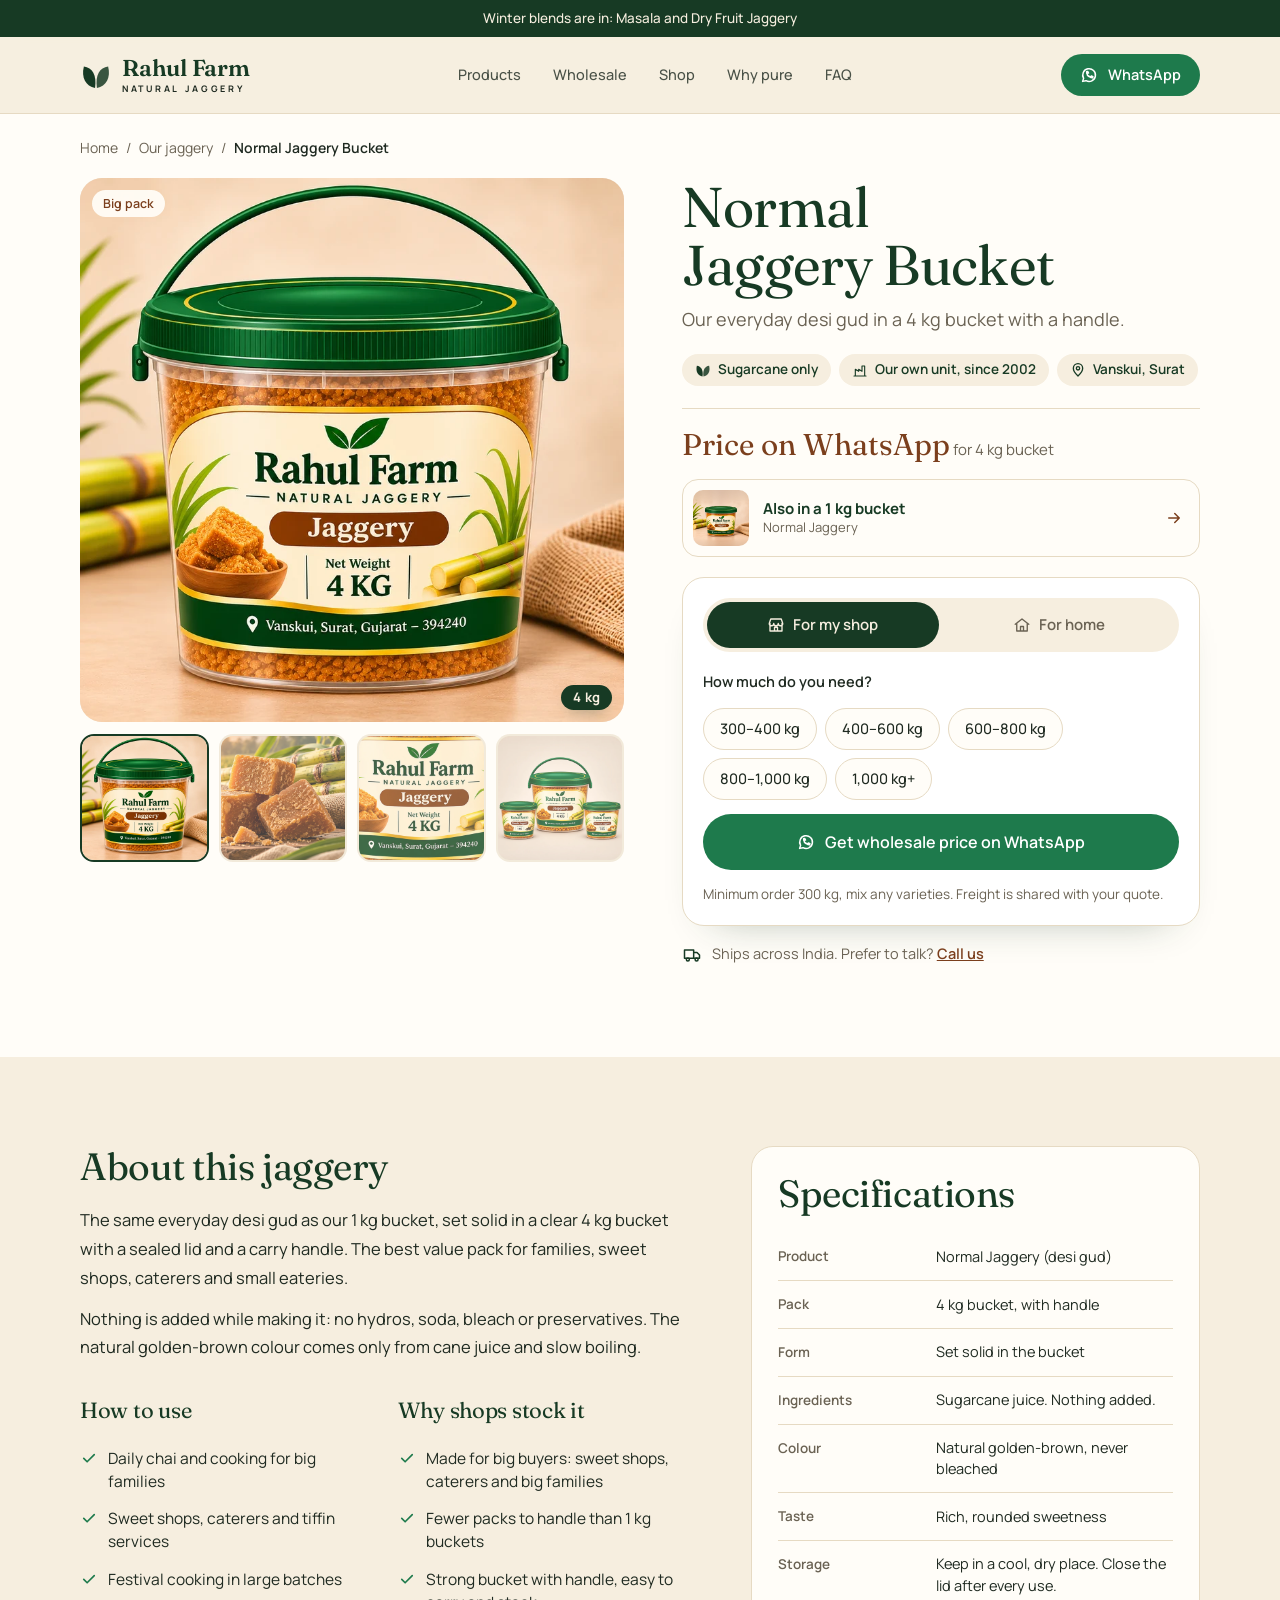
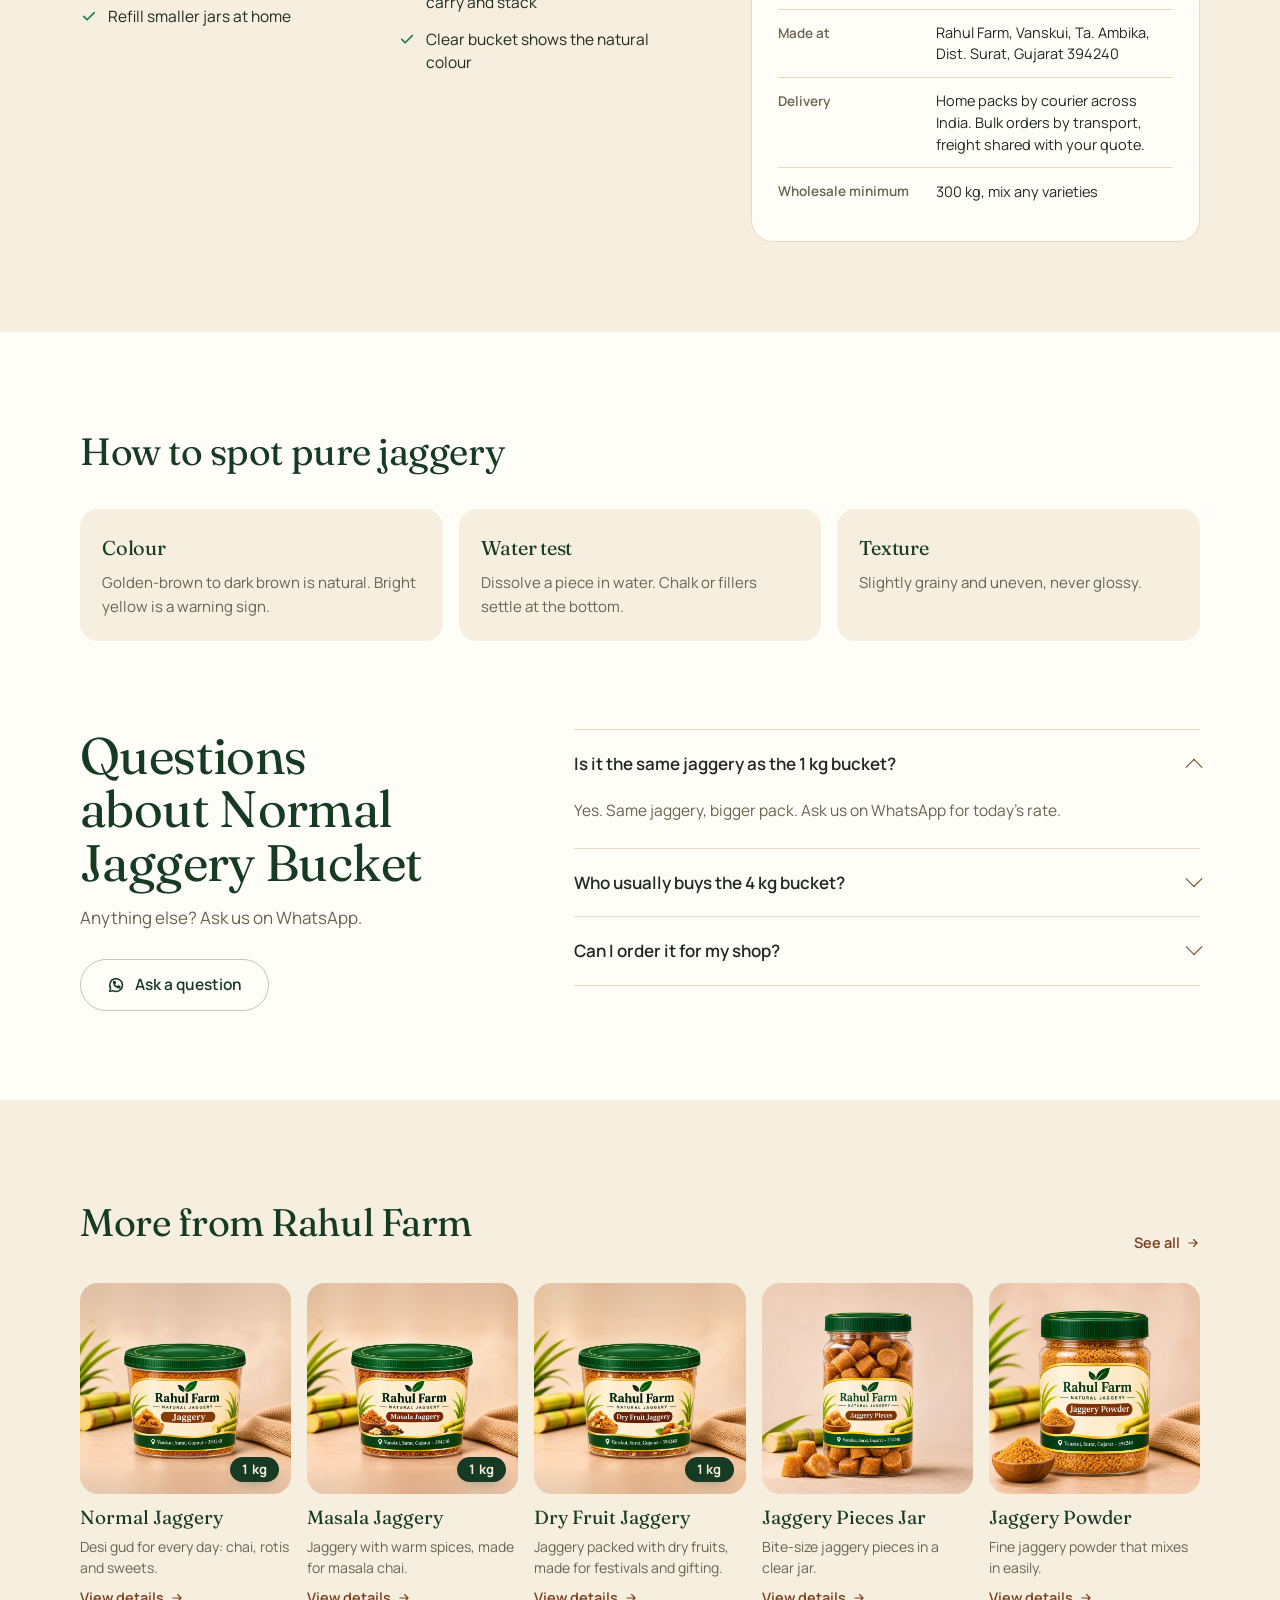
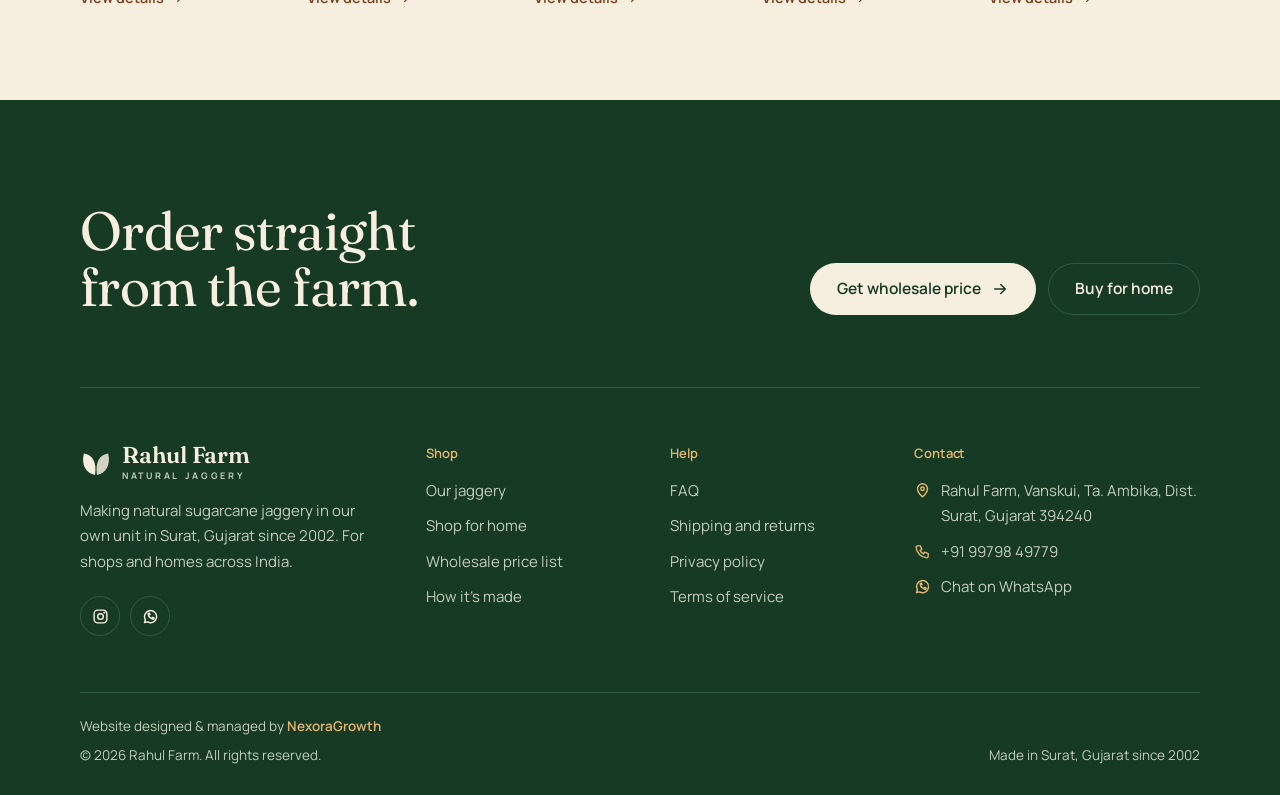
<file: products/normal-jaggery-bucket-4kg.html>
<!doctype html>
<html lang="en">
<head>
<meta charset="utf-8">
<meta name="viewport" content="width=device-width, initial-scale=1, viewport-fit=cover">
<title>Normal Jaggery Bucket | Rahul Farm Natural Jaggery</title>
<meta name="description" content="Rahul Farm Normal Jaggery in a clear 4 kg bucket with handle. Desi gud made from sugarcane juice only, never bleached. Best value for families, sweet shops and caterers.">
<meta name="theme-color" content="#173A24">
<link rel="canonical" href="https://YOUR-DOMAIN/products/normal-jaggery-bucket-4kg.html">
<meta property="og:type" content="product">
<meta property="og:site_name" content="Rahul Farm">
<meta property="og:title" content="Normal Jaggery Bucket | Rahul Farm">
<meta property="og:description" content="Our everyday desi gud in a 4 kg bucket with a handle. Made from sugarcane juice in Surat since 2002.">
<meta property="og:url" content="https://YOUR-DOMAIN/products/normal-jaggery-bucket-4kg.html">
<meta property="og:image" content="https://YOUR-DOMAIN/assets/img/p/normal-jaggery-bucket-4kg-og.jpg">
<meta property="og:image:width" content="1200">
<meta property="og:image:height" content="630">
<meta name="twitter:card" content="summary_large_image">
<link rel="icon" href="../assets/img/favicon.svg" type="image/svg+xml">
<link rel="apple-touch-icon" href="../assets/img/apple-touch-icon.png">
<link rel="preconnect" href="https://fonts.googleapis.com">
<link rel="preconnect" href="https://fonts.gstatic.com" crossorigin>
<link rel="stylesheet" href="https://fonts.googleapis.com/css2?family=Fraunces:opsz,wght@9..144,400;9..144,500;9..144,600&amp;family=Manrope:wght@400;500;600;700&amp;display=swap">
<link rel="preload" as="image" href="../assets/img/pack-normal-4kg.webp" type="image/webp">
<link rel="stylesheet" href="../assets/css/style.css">
<script src="../assets/js/config.js" defer></script>
<script src="../assets/js/main.js" defer></script>
<script type="text/javascript">
    (function(c,l,a,r,i,t,y){
        c[a]=c[a]||function(){(c[a].q=c[a].q||[]).push(arguments)};
        t=l.createElement(r);t.async=1;t.src="https://www.clarity.ms/tag/"+i;
        y=l.getElementsByTagName(r)[0];y.parentNode.insertBefore(t,y);
    })(window, document, "clarity", "script", "zj9hsu10sp");
</script>
</head>
<body class="pdp-page">
<noscript><img height="1" width="1" style="display:none" alt="" src="https://www.facebook.com/tr?id=1154272696988305&amp;ev=PageView&amp;noscript=1"></noscript>
<svg width="0" height="0" style="position:absolute" aria-hidden="true" focusable="false">
<symbol id="i-leaf" viewBox="0 0 34 30"><path d="M16 29C6 27 1 18 4 6c9 1 14 9 12 23z"/><path d="M18 29C28 27 33 18 30 6c-9 1-14 9-12 23z" opacity=".85"/></symbol>
<symbol id="i-wa" viewBox="0 0 24 24" fill="none" stroke="currentColor" stroke-width="2" stroke-linecap="round" stroke-linejoin="round"><path d="M3.5 20.5l1.3-4A8.5 8.5 0 1 1 8 19.6z"/><path d="M9 9.5c.3 2.4 2.6 4.7 5 5l1.2-1.3 2 1-.4 1.6c-3.8.4-8.4-4.1-8-8l1.6-.4 1 2z"/></symbol>
<symbol id="i-pin" viewBox="0 0 24 24" fill="none" stroke="currentColor" stroke-width="2" stroke-linecap="round" stroke-linejoin="round"><path d="M12 21s-7-6.2-7-11.5A7 7 0 0 1 19 9.5C19 14.8 12 21 12 21z"/><circle cx="12" cy="9.5" r="2.5"/></symbol>
<symbol id="i-arrow" viewBox="0 0 24 24" fill="none" stroke="currentColor" stroke-width="2" stroke-linecap="round" stroke-linejoin="round"><path d="M5 12h14M13 6l6 6-6 6"/></symbol>
<symbol id="i-phone" viewBox="0 0 24 24" fill="none" stroke="currentColor" stroke-width="2" stroke-linecap="round" stroke-linejoin="round"><path d="M5 4h4l2 5-2.5 1.5a11 11 0 0 0 5 5L15 13l5 2v4a2 2 0 0 1-2 2A16 16 0 0 1 3 6a2 2 0 0 1 2-2"/></symbol>
<symbol id="i-mail" viewBox="0 0 24 24" fill="none" stroke="currentColor" stroke-width="2" stroke-linecap="round" stroke-linejoin="round"><rect x="3" y="5" width="18" height="14" rx="2"/><path d="M3 7l9 6 9-6"/></symbol>
<symbol id="i-clock" viewBox="0 0 24 24" fill="none" stroke="currentColor" stroke-width="2" stroke-linecap="round" stroke-linejoin="round"><circle cx="12" cy="12" r="9"/><path d="M12 7v5l3 2"/></symbol>
<symbol id="i-ig" viewBox="0 0 24 24" fill="none" stroke="currentColor" stroke-width="2" stroke-linecap="round" stroke-linejoin="round"><rect x="3" y="3" width="18" height="18" rx="5"/><circle cx="12" cy="12" r="4"/><circle cx="17.5" cy="6.5" r=".6" fill="currentColor"/></symbol>
<symbol id="i-fb" viewBox="0 0 24 24" fill="none" stroke="currentColor" stroke-width="2" stroke-linecap="round" stroke-linejoin="round"><path d="M15 3h-2.5A4.5 4.5 0 0 0 8 7.5V10H5.5v4H8v7h4v-7h3l1-4h-4V7.8c0-.5.4-.8.8-.8H15z"/></symbol>
<symbol id="i-yt" viewBox="0 0 24 24" fill="none" stroke="currentColor" stroke-width="2" stroke-linecap="round" stroke-linejoin="round"><rect x="2.5" y="5.5" width="19" height="13" rx="4"/><path d="M10 9.5v5l4.5-2.5z" fill="currentColor"/></symbol>
<symbol id="i-factory" viewBox="0 0 24 24" fill="none" stroke="currentColor" stroke-width="1.7" stroke-linecap="round" stroke-linejoin="round"><path d="M3 21h18M5 21V11l5 3v-3l5 3V6h4v15"/></symbol>
<symbol id="i-repeat" viewBox="0 0 24 24" fill="none" stroke="currentColor" stroke-width="1.7" stroke-linecap="round" stroke-linejoin="round"><path d="M4 12a8 8 0 0 1 14-5.3M20 4v4h-4M20 12a8 8 0 0 1-14 5.3M4 20v-4h4"/></symbol>
<symbol id="i-chart" viewBox="0 0 24 24" fill="none" stroke="currentColor" stroke-width="1.7" stroke-linecap="round" stroke-linejoin="round"><path d="M3 17l6-6 4 4 8-8M15 7h6v6"/></symbol>
<symbol id="i-layers" viewBox="0 0 24 24" fill="none" stroke="currentColor" stroke-width="1.7" stroke-linecap="round" stroke-linejoin="round"><path d="M12 3l9 5-9 5-9-5 9-5zM3 13l9 5 9-5M3 18l9 5 9-5"/></symbol>
<symbol id="i-box" viewBox="0 0 24 24" fill="none" stroke="currentColor" stroke-width="1.7" stroke-linecap="round" stroke-linejoin="round"><path d="M3 7l9-4 9 4v10l-9 4-9-4V7zM3 7l9 4 9-4M12 11v10"/></symbol>
<symbol id="i-cane" viewBox="0 0 48 48" fill="none" stroke="currentColor" stroke-width="2" stroke-linecap="round" stroke-linejoin="round"><path d="M18 8v34M30 14v28M14 18h8M14 28h8M26 24h8M26 34h8M30 14c3-5 8-7 12-7-2 5-6 8-12 8M18 8c-2-3-6-4-9-4 1 3 4 5 9 5"/></symbol>
<symbol id="i-crush" viewBox="0 0 48 48" fill="none" stroke="currentColor" stroke-width="2" stroke-linecap="round" stroke-linejoin="round"><circle cx="16" cy="22" r="9"/><circle cx="32" cy="22" r="9"/><path d="M20 4l4 4 4-4M24 35v3M24 43v.5"/></symbol>
<symbol id="i-boil" viewBox="0 0 48 48" fill="none" stroke="currentColor" stroke-width="2" stroke-linecap="round" stroke-linejoin="round"><path d="M6 26h36c0 8-8 14-18 14S6 34 6 26zM16 20c-2-3 2-5 0-8M24 20c-2-3 2-5 0-8M32 20c-2-3 2-5 0-8M18 44h12"/></symbol>
<symbol id="i-mould" viewBox="0 0 48 48" fill="none" stroke="currentColor" stroke-width="2" stroke-linecap="round" stroke-linejoin="round"><rect x="8" y="14" width="32" height="22" rx="3"/><path d="M18.7 14v22M29.3 14v22M8 25h32"/></symbol>
<symbol id="i-filter" viewBox="0 0 48 48" fill="none" stroke="currentColor" stroke-width="2" stroke-linecap="round" stroke-linejoin="round"><path d="M8 10h32L27 26v12l-6 4V26z"/><path d="M33 34c0 2 1.5 4 3 4s3-2 3-4-3-6-3-6-3 4-3 6z"/></symbol>
<symbol id="i-temp" viewBox="0 0 48 48" fill="none" stroke="currentColor" stroke-width="2" stroke-linecap="round" stroke-linejoin="round"><path d="M20 28V10a4 4 0 0 1 8 0v18a8 8 0 1 1-8 0z"/><path d="M24 18v14"/><circle cx="24" cy="35" r="3"/><path d="M32 12h5M32 18h5M32 24h5"/></symbol>
<symbol id="i-pack" viewBox="0 0 48 48" fill="none" stroke="currentColor" stroke-width="2" stroke-linecap="round" stroke-linejoin="round"><path d="M14 10h20l2 30a3 3 0 0 1-3 3H15a3 3 0 0 1-3-3zM14 16h20M21 24c-3-1-4-4-3-7 3 1 4 4 3 7zM27 24c3-1 4-4 3-7-3 1-4 4-3 7z"/></symbol>
<symbol id="i-check" viewBox="0 0 24 24" fill="none" stroke="currentColor" stroke-width="2.2" stroke-linecap="round" stroke-linejoin="round"><path d="M5 12.5l4.5 4.5L19 7.5"/></symbol><symbol id="i-truck" viewBox="0 0 24 24" fill="none" stroke="currentColor" stroke-width="1.8" stroke-linecap="round" stroke-linejoin="round"><path d="M3 6h11v10H3zM14 9h4l3 3v4h-7"/><circle cx="7" cy="17.5" r="1.8"/><circle cx="17.5" cy="17.5" r="1.8"/></symbol><symbol id="i-store" viewBox="0 0 24 24" fill="none" stroke="currentColor" stroke-width="1.8" stroke-linecap="round" stroke-linejoin="round"><path d="M4 10v10h16V10M3 10l2-6h14l2 6M3 10c0 1.7 1.3 3 3 3s3-1.3 3-3c0 1.7 1.3 3 3 3s3-1.3 3-3c0 1.7 1.3 3 3 3s3-1.3 3-3M10 20v-5h4v5"/></symbol><symbol id="i-home" viewBox="0 0 24 24" fill="none" stroke="currentColor" stroke-width="1.8" stroke-linecap="round" stroke-linejoin="round"><path d="M3 11l9-7 9 7M5 9.5V20h14V9.5M10 20v-6h4v6"/></symbol></svg>

<a class="skip" href="#main">Skip to content</a>
<div class="announce">Winter blends are in: Masala and Dry Fruit Jaggery</div>

<header class="hdr">
<div class="wrap hdr-in">
<a class="logo" href="../index.html" aria-label="Rahul Farm, home">
<svg aria-hidden="true"><use href="#i-leaf"/></svg>
<span class="logo-text"><span class="logo-name">Rahul Farm</span><span class="logo-sub">NATURAL JAGGERY</span></span>
</a>
<nav class="nav" id="nav" aria-label="Main">
<a href="../index.html#range">Products</a>
<a href="../index.html#wholesale">Wholesale</a>
<a href="../index.html#shop">Shop</a>
<a href="../index.html#purity">Why pure</a>
<a href="../index.html#faq">FAQ</a>
<a class="btn btn-wa nav-cta" href="../index.html#enquiry" >Get wholesale price</a>
</nav>
<div class="hdr-cta">
<a class="btn btn-wa btn-sm" data-wa="hello" href="../index.html#faq"><svg aria-hidden="true"><use href="#i-wa"/></svg>WhatsApp</a>
<button class="menu-btn" id="menuBtn" type="button" aria-expanded="false" aria-controls="nav" aria-label="Menu"><span></span><span></span></button>
</div>
</div>
</header>

<main id="main">
<div class="wrap">
<nav class="crumbs" aria-label="Breadcrumb"><a href="../index.html">Home</a><span aria-hidden="true">/</span><a href="../index.html#range">Our jaggery</a><span aria-hidden="true">/</span><span aria-current="page">Normal Jaggery Bucket</span></nav>

<div class="pdp" data-pdp="bucket" data-slug="normal-jaggery-bucket-4kg">
<div class="pdp-gallery">
<div class="pdp-stage">
<div class="pdp-track" id="pdpTrack" tabindex="0" aria-label="Normal Jaggery Bucket photos, swipe to see more">
<figure class="pdp-slide"><img src="../assets/img/pack-normal-4kg.webp" width="800" height="800" alt="Rahul Farm Normal Jaggery 4 kg bucket with handle" fetchpriority="high"></figure>
<figure class="pdp-slide"><img src="../assets/img/p/normal-closeup.webp" width="800" height="800" alt="Golden-brown blocks of Rahul Farm desi gud" loading="lazy"></figure>
<figure class="pdp-slide"><img src="../assets/img/p/bucket-label.webp" width="800" height="800" alt="Rahul Farm 4 kg bucket label with net weight" loading="lazy"></figure>
<figure class="pdp-slide"><img src="../assets/img/pack-range.webp" width="800" height="800" alt="4 kg bucket next to the 1 kg tubs, to show the size" loading="lazy"></figure>
</div>
<span class="tag">Big pack</span><span class="wt">4 kg</span>
</div>
<div class="pdp-thumbs">
<button class="pdp-thumb" type="button" data-i="0" aria-label="Show photo 1 of 4" aria-current="true"><img src="../assets/img/pack-normal-4kg.webp" width="120" height="120" alt="" loading="lazy"></button>
<button class="pdp-thumb" type="button" data-i="1" aria-label="Show photo 2 of 4"><img src="../assets/img/p/normal-closeup.webp" width="120" height="120" alt="" loading="lazy"></button>
<button class="pdp-thumb" type="button" data-i="2" aria-label="Show photo 3 of 4"><img src="../assets/img/p/bucket-label.webp" width="120" height="120" alt="" loading="lazy"></button>
<button class="pdp-thumb" type="button" data-i="3" aria-label="Show photo 4 of 4"><img src="../assets/img/pack-range.webp" width="120" height="120" alt="" loading="lazy"></button>
</div>
</div>

<div class="pdp-info">
<h1>Normal Jaggery Bucket</h1>
<p class="pdp-tagline">Our everyday desi gud in a 4 kg bucket with a handle.</p>
<ul class="pdp-trust">
<li><svg aria-hidden="true"><use href="#i-leaf"/></svg>Sugarcane only</li>
<li><svg aria-hidden="true"><use href="#i-factory"/></svg>Our own unit, since 2002</li>
<li><svg aria-hidden="true"><use href="#i-pin"/></svg>Vanskui, Surat</li>
</ul>
<div class="pdp-price">
<p><span class="pdp-mrp" data-pdp-mrp>Price on WhatsApp</span> <span class="pdp-per">for <span data-pdp-pack></span></span></p>
<p class="pdp-ws" data-pdp-ws hidden></p>
</div>
<a class="pdp-also" href="normal-jaggery.html"><img src="../assets/img/pack-normal-1kg.webp" width="56" height="56" alt="" loading="lazy"><span><strong>Also in a 1 kg bucket</strong><small>Normal Jaggery</small></span><svg aria-hidden="true"><use href="#i-arrow"/></svg></a>
<div class="pdp-order" id="order">
<div class="seg" role="tablist" aria-label="Who is this order for?">
<button class="seg-btn" type="button" role="tab" id="tabBulk" aria-selected="true" aria-controls="panelBulk"><svg aria-hidden="true"><use href="#i-store"/></svg>For my shop</button>
<button class="seg-btn" type="button" role="tab" id="tabHome" aria-selected="false" aria-controls="panelHome" tabindex="-1"><svg aria-hidden="true"><use href="#i-home"/></svg>For home</button>
</div>
<div class="pdp-panel" id="panelBulk" role="tabpanel" aria-labelledby="tabBulk">
<p class="pdp-lbl" id="pq">How much do you need?</p>
<div class="chips" role="group" aria-labelledby="pq" data-pdp-chips>
<button class="chip" type="button" aria-pressed="false">300–400 kg</button>
<button class="chip" type="button" aria-pressed="false">400–600 kg</button>
<button class="chip" type="button" aria-pressed="false">600–800 kg</button>
<button class="chip" type="button" aria-pressed="false">800–1,000 kg</button>
<button class="chip" type="button" aria-pressed="false">1,000 kg+</button>
</div>
<a class="btn btn-wa" data-pdp-bulk href="../index.html#enquiry"><svg aria-hidden="true"><use href="#i-wa"/></svg>Get wholesale price on WhatsApp</a>
<p class="pdp-note"><span data-if="moq">Minimum order <span data-c="moq"></span>, mix any varieties. </span>Freight is shared with your quote.</p>
</div>
<div class="pdp-panel" id="panelHome" role="tabpanel" aria-labelledby="tabHome" hidden>
<p class="pdp-lbl">How many packs?</p>
<div class="pdp-qrow"><div class="qty"><button type="button" data-pdp-dec aria-label="One less">−</button><output data-pdp-n aria-live="polite">1</output><button type="button" data-pdp-inc aria-label="One more">+</button></div><span class="pdp-total" data-pdp-total></span></div>
<a class="btn btn-wa" data-pdp-home href="../index.html#shop"><svg aria-hidden="true"><use href="#i-wa"/></svg>Order on WhatsApp</a>
<p class="pdp-note">Delivered across India by courier. Price and shipping are confirmed on WhatsApp before you pay.</p>
</div>
</div>
<p class="pdp-call"><svg aria-hidden="true"><use href="#i-truck"/></svg><span>Ships across India. Prefer to talk? <a data-tel href="../index.html#faq">Call us</a></span></p>
</div>
</div>
</div>

<section class="pdp-more" aria-label="Product details">
<div class="wrap pdp-cols">
<div class="pdp-story">
<h2>About this jaggery</h2>
<p>The same everyday desi gud as our 1 kg bucket, set solid in a clear 4 kg bucket with a sealed lid and a carry handle. The best value pack for families, sweet shops, caterers and small eateries.</p>
<p>Nothing is added while making it: no hydros, soda, bleach or preservatives. The natural golden-brown colour comes only from cane juice and slow boiling.</p>
<div class="pdp-two">
<div>
<h3>How to use</h3>
<ul class="pdp-list">
<li><svg aria-hidden="true"><use href="#i-check"/></svg>Daily chai and cooking for big families</li>
<li><svg aria-hidden="true"><use href="#i-check"/></svg>Sweet shops, caterers and tiffin services</li>
<li><svg aria-hidden="true"><use href="#i-check"/></svg>Festival cooking in large batches</li>
<li><svg aria-hidden="true"><use href="#i-check"/></svg>Refill smaller jars at home</li>
</ul>
</div>
<div>
<h3>Why shops stock it</h3>
<ul class="pdp-list">
<li><svg aria-hidden="true"><use href="#i-check"/></svg>Made for big buyers: sweet shops, caterers and big families</li>
<li><svg aria-hidden="true"><use href="#i-check"/></svg>Fewer packs to handle than 1 kg buckets</li>
<li><svg aria-hidden="true"><use href="#i-check"/></svg>Strong bucket with handle, easy to carry and stack</li>
<li><svg aria-hidden="true"><use href="#i-check"/></svg>Clear bucket shows the natural colour</li>
</ul>
</div>
</div>
</div>
<aside class="pdp-spec">
<h2>Specifications</h2>
<table>
<tbody>
<tr><th scope="row">Product</th><td>Normal Jaggery (desi gud)</td></tr>
<tr><th scope="row">Pack</th><td><span data-pdp-pack></span>, with handle</td></tr>
<tr><th scope="row">Form</th><td>Set solid in the bucket</td></tr>
<tr><th scope="row">Ingredients</th><td>Sugarcane juice. Nothing added.</td></tr>
<tr><th scope="row">Colour</th><td>Natural golden-brown, never bleached</td></tr>
<tr><th scope="row">Taste</th><td>Rich, rounded sweetness</td></tr>
<tr data-if="shelfLife"><th scope="row">Shelf life</th><td><span data-c="shelfLife"></span></td></tr>
<tr><th scope="row">Storage</th><td>Keep in a cool, dry place. Close the lid after every use.</td></tr>
<tr><th scope="row">Made at</th><td><span data-c="address">Rahul Farm, Vanskui, Ta. Ambika, Dist. Surat, Gujarat</span><span data-if="pincode"> <span data-c="pincode"></span></span></td></tr>
<tr data-if="fssai"><th scope="row">FSSAI Lic. No.</th><td><span data-c="fssai"></span></td></tr>
<tr><th scope="row">Delivery</th><td>Home packs by courier across India. Bulk orders by transport, freight shared with your quote.</td></tr>
<tr data-if="moq"><th scope="row">Wholesale minimum</th><td><span data-c="moq"></span>, mix any varieties</td></tr>
</tbody>
</table>
</aside>
</div>
</section>

<section class="pdp-pure">
<div class="wrap">
<h2>How to spot pure jaggery</h2>
<div class="pdp-pure-grid">
<div><h3>Colour</h3><p>Golden-brown to dark brown is natural. Bright yellow is a warning sign.</p></div>
<div><h3>Water test</h3><p>Dissolve a piece in water. Chalk or fillers settle at the bottom.</p></div>
<div><h3>Texture</h3><p>Slightly grainy and uneven, never glossy.</p></div>
</div>
</div>
</section>

<section class="pdp-faq">
<div class="wrap faq">
<div class="faq-intro">
<h2>Questions about Normal Jaggery Bucket</h2>
<p>Anything else? Ask us on WhatsApp.</p>
<a class="btn btn-ghost" data-wa="hello" href="../index.html#faq"><svg aria-hidden="true"><use href="#i-wa"/></svg>Ask a question</a>
</div>
<div>
<details class="qa" open>
<summary>Is it the same jaggery as the 1 kg bucket?</summary>
<div class="ans"><p>Yes. Same jaggery, bigger pack. Ask us on WhatsApp for today’s rate.</p></div>
</details>
<details class="qa">
<summary>Who usually buys the 4 kg bucket?</summary>
<div class="ans"><p>Big families, sweet shops, caterers and small eateries that use jaggery every day.</p></div>
</details>
<details class="qa">
<summary>Can I order it for my shop?</summary>
<div class="ans"><p>Yes. Pick your quantity under &quot;For my shop&quot; and send it on WhatsApp.</p></div>
</details>
</div>
</div>
</section>

<section class="pdp-rel">
<div class="wrap">
<div class="pdp-rel-head"><h2>More from Rahul Farm</h2><a class="link" href="../index.html#range">See all<svg aria-hidden="true"><use href="#i-arrow"/></svg></a></div>
<div class="rel-grid">
<a class="rel-card" href="normal-jaggery.html"><span class="rel-img"><img src="../assets/img/pack-normal-1kg.webp" width="800" height="800" alt="Rahul Farm Normal Jaggery 1 kg bucket" loading="lazy"><span class="wt">1 kg</span></span><span class="rel-name">Normal Jaggery</span><span class="rel-txt">Desi gud for every day: chai, rotis and sweets.</span><span class="link">View details<svg aria-hidden="true"><use href="#i-arrow"/></svg></span></a>
<a class="rel-card" href="masala-jaggery.html"><span class="rel-img"><img src="../assets/img/pack-masala-1kg.webp" width="800" height="800" alt="Rahul Farm Masala Jaggery 1 kg bucket" loading="lazy"><span class="wt">1 kg</span></span><span class="rel-name">Masala Jaggery</span><span class="rel-txt">Jaggery with warm spices, made for masala chai.</span><span class="link">View details<svg aria-hidden="true"><use href="#i-arrow"/></svg></span></a>
<a class="rel-card" href="dry-fruit-jaggery.html"><span class="rel-img"><img src="../assets/img/pack-dryfruit-1kg.webp" width="800" height="800" alt="Rahul Farm Dry Fruit Jaggery 1 kg bucket" loading="lazy"><span class="wt">1 kg</span></span><span class="rel-name">Dry Fruit Jaggery</span><span class="rel-txt">Jaggery packed with dry fruits, made for festivals and gifting.</span><span class="link">View details<svg aria-hidden="true"><use href="#i-arrow"/></svg></span></a>
<a class="rel-card" href="jaggery-pieces-jar.html"><span class="rel-img"><img src="../assets/img/pack-jar.webp" width="800" height="800" alt="Rahul Farm Jaggery Pieces jar with green lid" loading="lazy"></span><span class="rel-name">Jaggery Pieces Jar</span><span class="rel-txt">Bite-size jaggery pieces in a clear jar.</span><span class="link">View details<svg aria-hidden="true"><use href="#i-arrow"/></svg></span></a>
<a class="rel-card" href="jaggery-powder.html"><span class="rel-img"><img src="../assets/img/pack-powder.webp" width="800" height="800" alt="Rahul Farm Jaggery Powder jar with green lid" loading="lazy"></span><span class="rel-name">Jaggery Powder</span><span class="rel-txt">Fine jaggery powder that mixes in easily.</span><span class="link">View details<svg aria-hidden="true"><use href="#i-arrow"/></svg></span></a>
</div>
</div>
</section>
</main>

<footer class="ftr">
<div class="wrap">
<div class="ftr-cta">
<h2>Order straight from the farm.</h2>
<div class="acts">
<a class="btn btn-cream" href="../index.html#enquiry" >Get wholesale price<svg aria-hidden="true"><use href="#i-arrow"/></svg></a>
<a class="btn btn-outline-light" href="../index.html#shop">Buy for home</a>
</div>
</div>
<div class="ftr-grid">
<div class="ftr-brand">
<a class="logo" href="../index.html" aria-label="Rahul Farm, back to top"><svg aria-hidden="true"><use href="#i-leaf"/></svg><span class="logo-text"><span class="logo-name">Rahul Farm</span><span class="logo-sub">NATURAL JAGGERY</span></span></a>
<p class="ftr-about">Making natural sugarcane jaggery in our own unit in Surat, Gujarat since 2002. For shops and homes across India.</p>
<div class="social">
<a data-social="instagram" href="#" target="_blank" rel="noopener" aria-label="Instagram"><svg aria-hidden="true"><use href="#i-ig"/></svg></a>
<a data-social="facebook" href="#" target="_blank" rel="noopener" aria-label="Facebook"><svg aria-hidden="true"><use href="#i-fb"/></svg></a>
<a data-social="youtube" href="#" target="_blank" rel="noopener" aria-label="YouTube"><svg aria-hidden="true"><use href="#i-yt"/></svg></a>
<a data-wa="hello" href="../index.html#faq" aria-label="WhatsApp"><svg aria-hidden="true"><use href="#i-wa"/></svg></a>
</div>
</div>
<div>
<h4>Shop</h4>
<ul>
<li><a href="../index.html#range">Our jaggery</a></li>
<li><a href="../index.html#shop">Shop for home</a></li>
<li><a href="../index.html#wholesale">Wholesale price list</a></li>
<li><a href="../index.html#process">How it’s made</a></li>
</ul>
</div>
<div>
<h4>Help</h4>
<ul>
<li><a href="../index.html#faq">FAQ</a></li>
<li><a href="../shipping-returns.html">Shipping and returns</a></li>
<li><a href="../privacy-policy.html">Privacy policy</a></li>
<li><a href="../terms.html">Terms of service</a></li>
</ul>
</div>
<div class="ftr-contact">
<h4>Contact</h4>
<ul>
<li class="ci"><svg aria-hidden="true"><use href="#i-pin"/></svg><span><span data-c="address">Rahul Farm, Vanskui, Ta. Ambika, Dist. Surat, Gujarat</span><span data-if="pincode"> <span data-c="pincode"></span></span></span></li>
<li class="ci" data-if="phone"><svg aria-hidden="true"><use href="#i-phone"/></svg><a data-tel href="#"><span data-c="phone"></span></a></li>
<li class="ci"><svg aria-hidden="true"><use href="#i-wa"/></svg><a data-wa="hello" href="../index.html#faq">Chat on WhatsApp</a></li>
<li class="ci" data-if="email"><svg aria-hidden="true"><use href="#i-mail"/></svg><a data-mail href="#"><span data-c="email"></span></a></li>
<li class="ci" data-if="hours"><svg aria-hidden="true"><use href="#i-clock"/></svg><span data-c="hours"></span></li>
</ul>
</div>
</div>
<div class="ftr-bottom">
<div class="ftr-copy"><span class="ftr-credit">Website designed &amp; managed by <a data-credit href="#"><span data-c="creditName">NexoraGrowth</span></a></span><span>© <span data-year>2026</span> Rahul Farm. All rights reserved.</span></div>
<span class="legal"><span data-if="fssai">FSSAI Lic. No. <span data-c="fssai"></span></span><span data-if="gstin">GSTIN <span data-c="gstin"></span></span><span>Made in Surat, Gujarat since 2002</span></span>
</div>
</div>
</footer>

<a class="btn btn-wa waf" href="#order"><svg aria-hidden="true"><use href="#i-wa"/></svg>Order on WhatsApp</a>
<div class="mbar">
<a class="btn btn-wa" href="#order"><svg aria-hidden="true"><use href="#i-wa"/></svg>Order now</a>
<a class="btn btn-ghost" data-tel href="../index.html#faq"><svg aria-hidden="true"><use href="#i-phone"/></svg>Call</a>
</div>
</body>
</html>
</file>
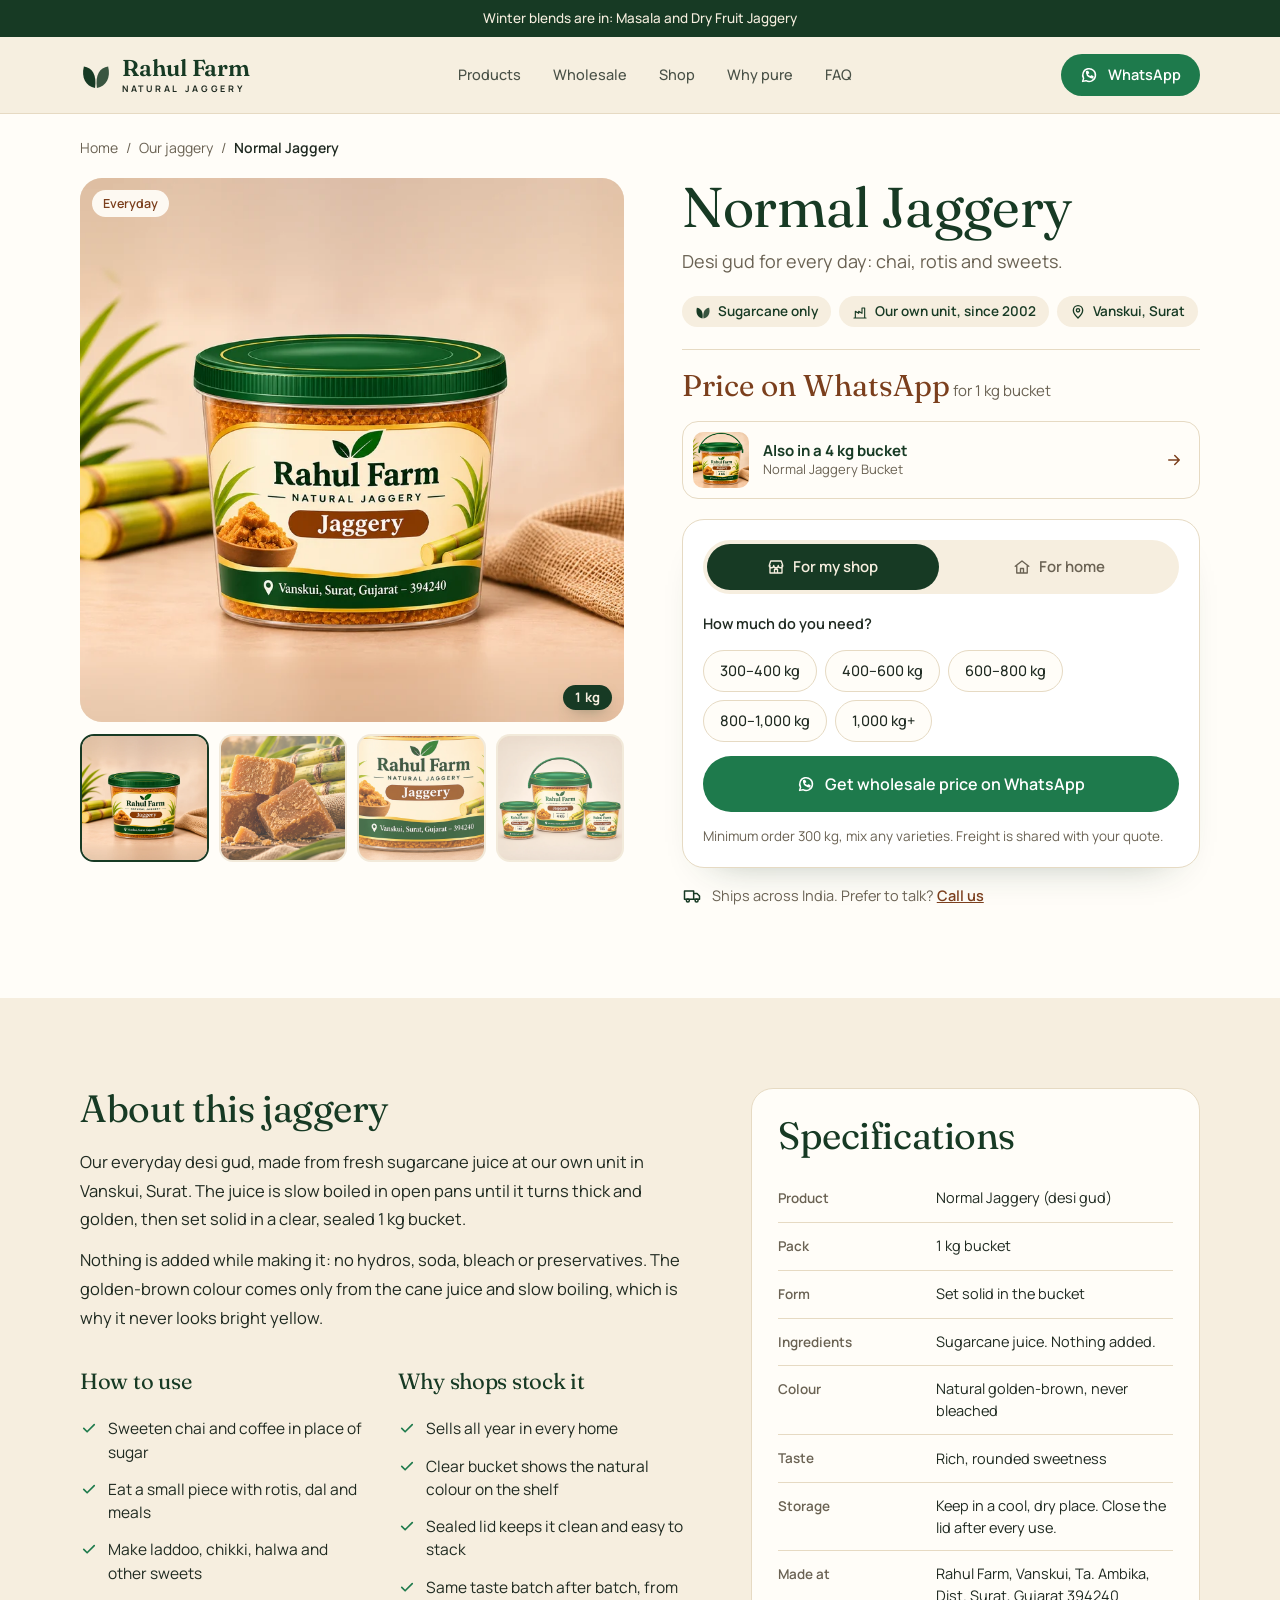
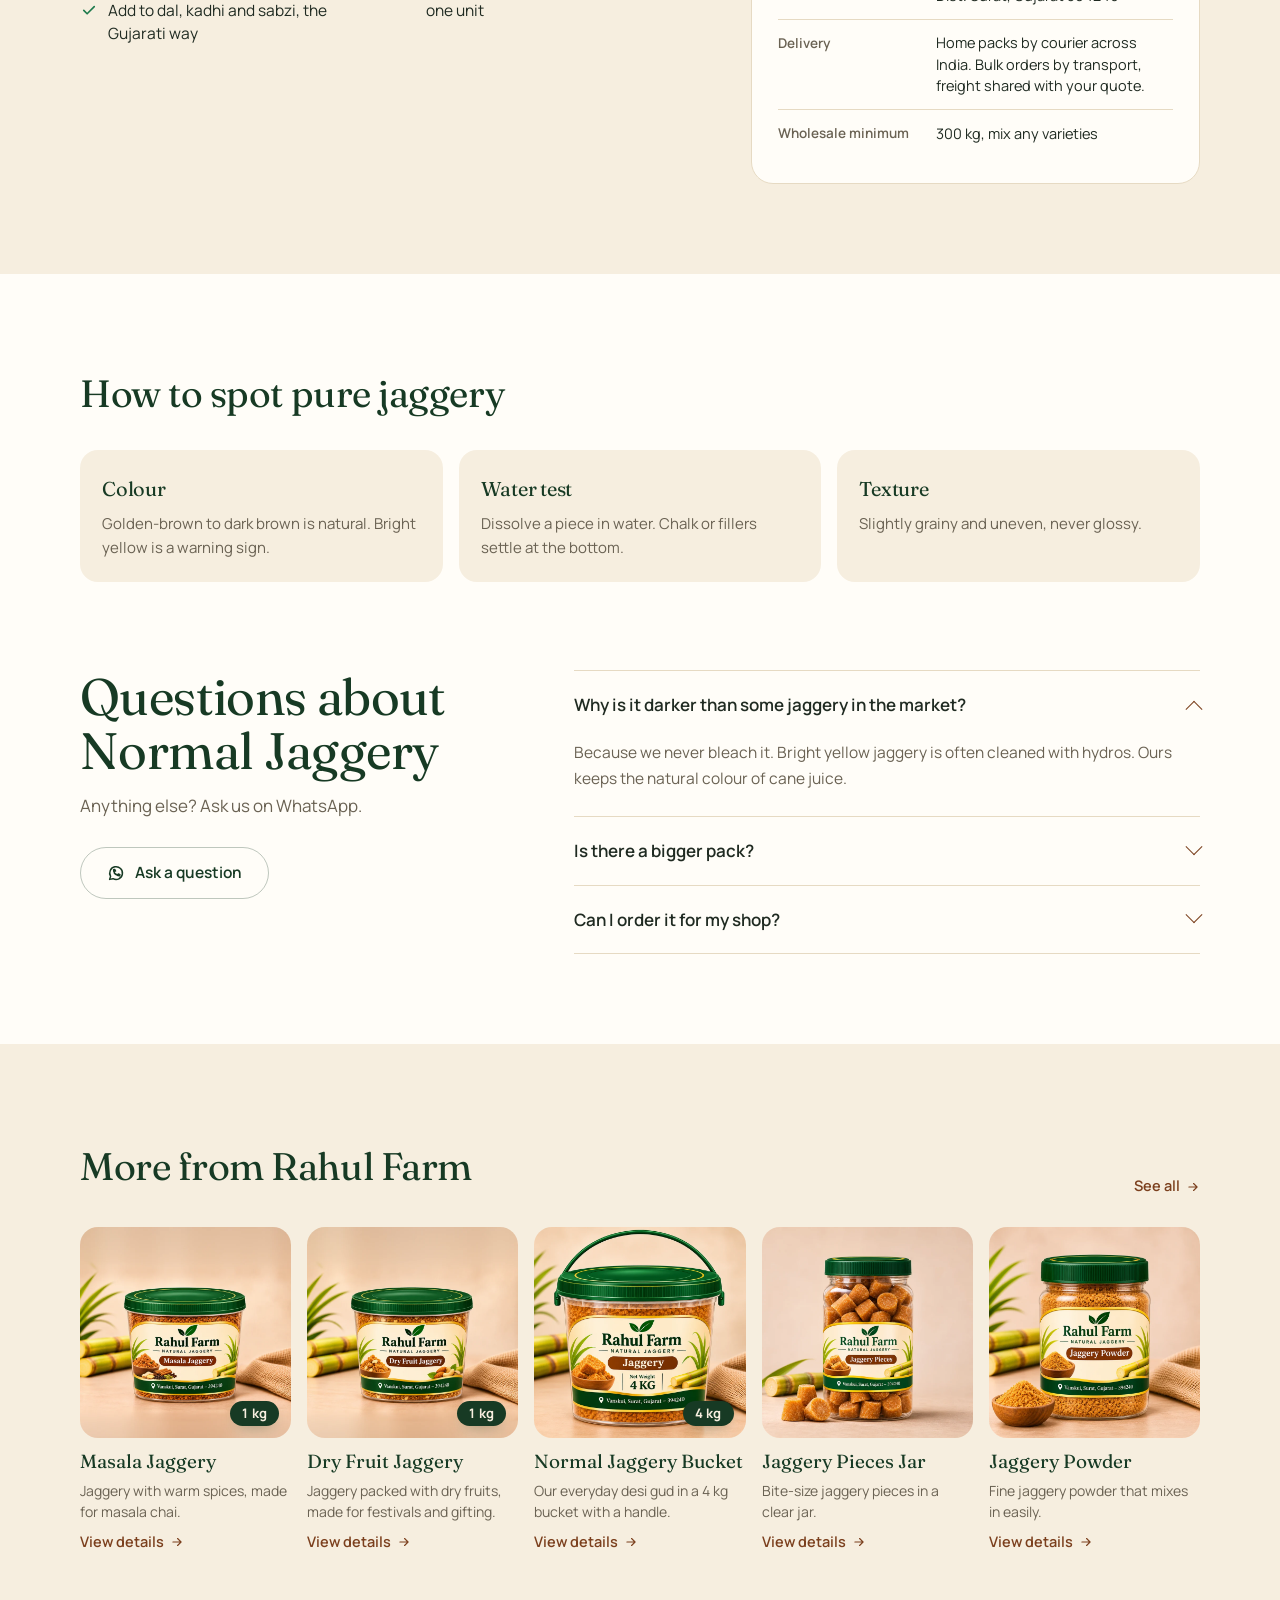
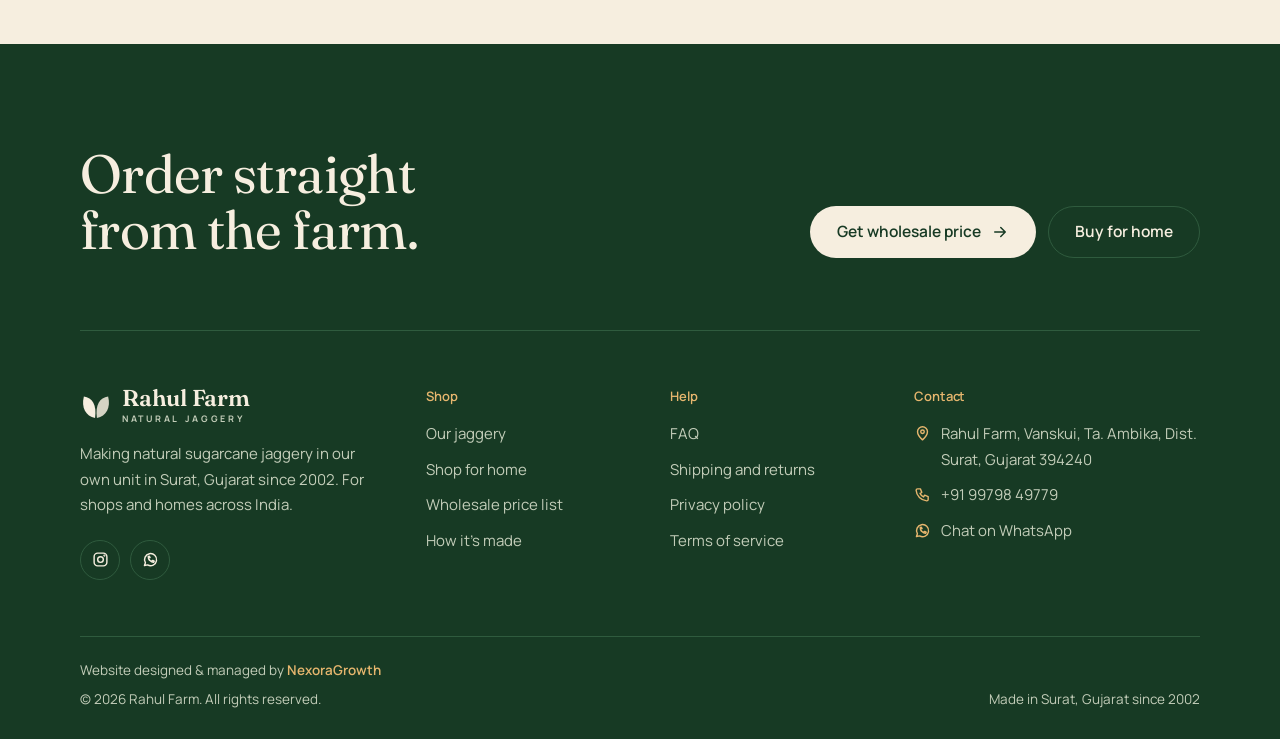
<file: products/normal-jaggery.html>
<!doctype html>
<html lang="en">
<head>
<meta charset="utf-8">
<meta name="viewport" content="width=device-width, initial-scale=1, viewport-fit=cover">
<title>Normal Jaggery | Rahul Farm Natural Jaggery</title>
<meta name="description" content="Rahul Farm Normal Jaggery (desi gud) in a clear 1 kg bucket. Made from sugarcane juice only, never bleached. Wholesale for shops, delivered across India.">
<meta name="theme-color" content="#173A24">
<link rel="canonical" href="https://YOUR-DOMAIN/products/normal-jaggery.html">
<meta property="og:type" content="product">
<meta property="og:site_name" content="Rahul Farm">
<meta property="og:title" content="Normal Jaggery | Rahul Farm">
<meta property="og:description" content="Desi gud for every day: chai, rotis and sweets. Made from sugarcane juice in Surat since 2002.">
<meta property="og:url" content="https://YOUR-DOMAIN/products/normal-jaggery.html">
<meta property="og:image" content="https://YOUR-DOMAIN/assets/img/p/normal-jaggery-og.jpg">
<meta property="og:image:width" content="1200">
<meta property="og:image:height" content="630">
<meta name="twitter:card" content="summary_large_image">
<link rel="icon" href="../assets/img/favicon.svg" type="image/svg+xml">
<link rel="apple-touch-icon" href="../assets/img/apple-touch-icon.png">
<link rel="preconnect" href="https://fonts.googleapis.com">
<link rel="preconnect" href="https://fonts.gstatic.com" crossorigin>
<link rel="stylesheet" href="https://fonts.googleapis.com/css2?family=Fraunces:opsz,wght@9..144,400;9..144,500;9..144,600&amp;family=Manrope:wght@400;500;600;700&amp;display=swap">
<link rel="preload" as="image" href="../assets/img/pack-normal-1kg.webp" type="image/webp">
<link rel="stylesheet" href="../assets/css/style.css">
<script src="../assets/js/config.js" defer></script>
<script src="../assets/js/main.js" defer></script>
<script type="text/javascript">
    (function(c,l,a,r,i,t,y){
        c[a]=c[a]||function(){(c[a].q=c[a].q||[]).push(arguments)};
        t=l.createElement(r);t.async=1;t.src="https://www.clarity.ms/tag/"+i;
        y=l.getElementsByTagName(r)[0];y.parentNode.insertBefore(t,y);
    })(window, document, "clarity", "script", "zj9hsu10sp");
</script>
</head>
<body class="pdp-page">
<noscript><img height="1" width="1" style="display:none" alt="" src="https://www.facebook.com/tr?id=1154272696988305&amp;ev=PageView&amp;noscript=1"></noscript>
<svg width="0" height="0" style="position:absolute" aria-hidden="true" focusable="false">
<symbol id="i-leaf" viewBox="0 0 34 30"><path d="M16 29C6 27 1 18 4 6c9 1 14 9 12 23z"/><path d="M18 29C28 27 33 18 30 6c-9 1-14 9-12 23z" opacity=".85"/></symbol>
<symbol id="i-wa" viewBox="0 0 24 24" fill="none" stroke="currentColor" stroke-width="2" stroke-linecap="round" stroke-linejoin="round"><path d="M3.5 20.5l1.3-4A8.5 8.5 0 1 1 8 19.6z"/><path d="M9 9.5c.3 2.4 2.6 4.7 5 5l1.2-1.3 2 1-.4 1.6c-3.8.4-8.4-4.1-8-8l1.6-.4 1 2z"/></symbol>
<symbol id="i-pin" viewBox="0 0 24 24" fill="none" stroke="currentColor" stroke-width="2" stroke-linecap="round" stroke-linejoin="round"><path d="M12 21s-7-6.2-7-11.5A7 7 0 0 1 19 9.5C19 14.8 12 21 12 21z"/><circle cx="12" cy="9.5" r="2.5"/></symbol>
<symbol id="i-arrow" viewBox="0 0 24 24" fill="none" stroke="currentColor" stroke-width="2" stroke-linecap="round" stroke-linejoin="round"><path d="M5 12h14M13 6l6 6-6 6"/></symbol>
<symbol id="i-phone" viewBox="0 0 24 24" fill="none" stroke="currentColor" stroke-width="2" stroke-linecap="round" stroke-linejoin="round"><path d="M5 4h4l2 5-2.5 1.5a11 11 0 0 0 5 5L15 13l5 2v4a2 2 0 0 1-2 2A16 16 0 0 1 3 6a2 2 0 0 1 2-2"/></symbol>
<symbol id="i-mail" viewBox="0 0 24 24" fill="none" stroke="currentColor" stroke-width="2" stroke-linecap="round" stroke-linejoin="round"><rect x="3" y="5" width="18" height="14" rx="2"/><path d="M3 7l9 6 9-6"/></symbol>
<symbol id="i-clock" viewBox="0 0 24 24" fill="none" stroke="currentColor" stroke-width="2" stroke-linecap="round" stroke-linejoin="round"><circle cx="12" cy="12" r="9"/><path d="M12 7v5l3 2"/></symbol>
<symbol id="i-ig" viewBox="0 0 24 24" fill="none" stroke="currentColor" stroke-width="2" stroke-linecap="round" stroke-linejoin="round"><rect x="3" y="3" width="18" height="18" rx="5"/><circle cx="12" cy="12" r="4"/><circle cx="17.5" cy="6.5" r=".6" fill="currentColor"/></symbol>
<symbol id="i-fb" viewBox="0 0 24 24" fill="none" stroke="currentColor" stroke-width="2" stroke-linecap="round" stroke-linejoin="round"><path d="M15 3h-2.5A4.5 4.5 0 0 0 8 7.5V10H5.5v4H8v7h4v-7h3l1-4h-4V7.8c0-.5.4-.8.8-.8H15z"/></symbol>
<symbol id="i-yt" viewBox="0 0 24 24" fill="none" stroke="currentColor" stroke-width="2" stroke-linecap="round" stroke-linejoin="round"><rect x="2.5" y="5.5" width="19" height="13" rx="4"/><path d="M10 9.5v5l4.5-2.5z" fill="currentColor"/></symbol>
<symbol id="i-factory" viewBox="0 0 24 24" fill="none" stroke="currentColor" stroke-width="1.7" stroke-linecap="round" stroke-linejoin="round"><path d="M3 21h18M5 21V11l5 3v-3l5 3V6h4v15"/></symbol>
<symbol id="i-repeat" viewBox="0 0 24 24" fill="none" stroke="currentColor" stroke-width="1.7" stroke-linecap="round" stroke-linejoin="round"><path d="M4 12a8 8 0 0 1 14-5.3M20 4v4h-4M20 12a8 8 0 0 1-14 5.3M4 20v-4h4"/></symbol>
<symbol id="i-chart" viewBox="0 0 24 24" fill="none" stroke="currentColor" stroke-width="1.7" stroke-linecap="round" stroke-linejoin="round"><path d="M3 17l6-6 4 4 8-8M15 7h6v6"/></symbol>
<symbol id="i-layers" viewBox="0 0 24 24" fill="none" stroke="currentColor" stroke-width="1.7" stroke-linecap="round" stroke-linejoin="round"><path d="M12 3l9 5-9 5-9-5 9-5zM3 13l9 5 9-5M3 18l9 5 9-5"/></symbol>
<symbol id="i-box" viewBox="0 0 24 24" fill="none" stroke="currentColor" stroke-width="1.7" stroke-linecap="round" stroke-linejoin="round"><path d="M3 7l9-4 9 4v10l-9 4-9-4V7zM3 7l9 4 9-4M12 11v10"/></symbol>
<symbol id="i-cane" viewBox="0 0 48 48" fill="none" stroke="currentColor" stroke-width="2" stroke-linecap="round" stroke-linejoin="round"><path d="M18 8v34M30 14v28M14 18h8M14 28h8M26 24h8M26 34h8M30 14c3-5 8-7 12-7-2 5-6 8-12 8M18 8c-2-3-6-4-9-4 1 3 4 5 9 5"/></symbol>
<symbol id="i-crush" viewBox="0 0 48 48" fill="none" stroke="currentColor" stroke-width="2" stroke-linecap="round" stroke-linejoin="round"><circle cx="16" cy="22" r="9"/><circle cx="32" cy="22" r="9"/><path d="M20 4l4 4 4-4M24 35v3M24 43v.5"/></symbol>
<symbol id="i-boil" viewBox="0 0 48 48" fill="none" stroke="currentColor" stroke-width="2" stroke-linecap="round" stroke-linejoin="round"><path d="M6 26h36c0 8-8 14-18 14S6 34 6 26zM16 20c-2-3 2-5 0-8M24 20c-2-3 2-5 0-8M32 20c-2-3 2-5 0-8M18 44h12"/></symbol>
<symbol id="i-mould" viewBox="0 0 48 48" fill="none" stroke="currentColor" stroke-width="2" stroke-linecap="round" stroke-linejoin="round"><rect x="8" y="14" width="32" height="22" rx="3"/><path d="M18.7 14v22M29.3 14v22M8 25h32"/></symbol>
<symbol id="i-filter" viewBox="0 0 48 48" fill="none" stroke="currentColor" stroke-width="2" stroke-linecap="round" stroke-linejoin="round"><path d="M8 10h32L27 26v12l-6 4V26z"/><path d="M33 34c0 2 1.5 4 3 4s3-2 3-4-3-6-3-6-3 4-3 6z"/></symbol>
<symbol id="i-temp" viewBox="0 0 48 48" fill="none" stroke="currentColor" stroke-width="2" stroke-linecap="round" stroke-linejoin="round"><path d="M20 28V10a4 4 0 0 1 8 0v18a8 8 0 1 1-8 0z"/><path d="M24 18v14"/><circle cx="24" cy="35" r="3"/><path d="M32 12h5M32 18h5M32 24h5"/></symbol>
<symbol id="i-pack" viewBox="0 0 48 48" fill="none" stroke="currentColor" stroke-width="2" stroke-linecap="round" stroke-linejoin="round"><path d="M14 10h20l2 30a3 3 0 0 1-3 3H15a3 3 0 0 1-3-3zM14 16h20M21 24c-3-1-4-4-3-7 3 1 4 4 3 7zM27 24c3-1 4-4 3-7-3 1-4 4-3 7z"/></symbol>
<symbol id="i-check" viewBox="0 0 24 24" fill="none" stroke="currentColor" stroke-width="2.2" stroke-linecap="round" stroke-linejoin="round"><path d="M5 12.5l4.5 4.5L19 7.5"/></symbol><symbol id="i-truck" viewBox="0 0 24 24" fill="none" stroke="currentColor" stroke-width="1.8" stroke-linecap="round" stroke-linejoin="round"><path d="M3 6h11v10H3zM14 9h4l3 3v4h-7"/><circle cx="7" cy="17.5" r="1.8"/><circle cx="17.5" cy="17.5" r="1.8"/></symbol><symbol id="i-store" viewBox="0 0 24 24" fill="none" stroke="currentColor" stroke-width="1.8" stroke-linecap="round" stroke-linejoin="round"><path d="M4 10v10h16V10M3 10l2-6h14l2 6M3 10c0 1.7 1.3 3 3 3s3-1.3 3-3c0 1.7 1.3 3 3 3s3-1.3 3-3c0 1.7 1.3 3 3 3s3-1.3 3-3M10 20v-5h4v5"/></symbol><symbol id="i-home" viewBox="0 0 24 24" fill="none" stroke="currentColor" stroke-width="1.8" stroke-linecap="round" stroke-linejoin="round"><path d="M3 11l9-7 9 7M5 9.5V20h14V9.5M10 20v-6h4v6"/></symbol></svg>

<a class="skip" href="#main">Skip to content</a>
<div class="announce">Winter blends are in: Masala and Dry Fruit Jaggery</div>

<header class="hdr">
<div class="wrap hdr-in">
<a class="logo" href="../index.html" aria-label="Rahul Farm, home">
<svg aria-hidden="true"><use href="#i-leaf"/></svg>
<span class="logo-text"><span class="logo-name">Rahul Farm</span><span class="logo-sub">NATURAL JAGGERY</span></span>
</a>
<nav class="nav" id="nav" aria-label="Main">
<a href="../index.html#range">Products</a>
<a href="../index.html#wholesale">Wholesale</a>
<a href="../index.html#shop">Shop</a>
<a href="../index.html#purity">Why pure</a>
<a href="../index.html#faq">FAQ</a>
<a class="btn btn-wa nav-cta" href="../index.html#enquiry" >Get wholesale price</a>
</nav>
<div class="hdr-cta">
<a class="btn btn-wa btn-sm" data-wa="hello" href="../index.html#faq"><svg aria-hidden="true"><use href="#i-wa"/></svg>WhatsApp</a>
<button class="menu-btn" id="menuBtn" type="button" aria-expanded="false" aria-controls="nav" aria-label="Menu"><span></span><span></span></button>
</div>
</div>
</header>

<main id="main">
<div class="wrap">
<nav class="crumbs" aria-label="Breadcrumb"><a href="../index.html">Home</a><span aria-hidden="true">/</span><a href="../index.html#range">Our jaggery</a><span aria-hidden="true">/</span><span aria-current="page">Normal Jaggery</span></nav>

<div class="pdp" data-pdp="normal" data-slug="normal-jaggery">
<div class="pdp-gallery">
<div class="pdp-stage">
<div class="pdp-track" id="pdpTrack" tabindex="0" aria-label="Normal Jaggery photos, swipe to see more">
<figure class="pdp-slide"><img src="../assets/img/pack-normal-1kg.webp" width="800" height="800" alt="Rahul Farm Normal Jaggery 1 kg bucket" fetchpriority="high"></figure>
<figure class="pdp-slide"><img src="../assets/img/p/normal-closeup.webp" width="800" height="800" alt="Golden-brown blocks of Rahul Farm desi gud" loading="lazy"></figure>
<figure class="pdp-slide"><img src="../assets/img/p/normal-label.webp" width="800" height="800" alt="Rahul Farm Normal Jaggery label" loading="lazy"></figure>
<figure class="pdp-slide"><img src="../assets/img/pack-range.webp" width="800" height="800" alt="4 kg bucket next to 1 kg tubs, to show the size" loading="lazy"></figure>
</div>
<span class="tag">Everyday</span><span class="wt">1 kg</span>
</div>
<div class="pdp-thumbs">
<button class="pdp-thumb" type="button" data-i="0" aria-label="Show photo 1 of 4" aria-current="true"><img src="../assets/img/pack-normal-1kg.webp" width="120" height="120" alt="" loading="lazy"></button>
<button class="pdp-thumb" type="button" data-i="1" aria-label="Show photo 2 of 4"><img src="../assets/img/p/normal-closeup.webp" width="120" height="120" alt="" loading="lazy"></button>
<button class="pdp-thumb" type="button" data-i="2" aria-label="Show photo 3 of 4"><img src="../assets/img/p/normal-label.webp" width="120" height="120" alt="" loading="lazy"></button>
<button class="pdp-thumb" type="button" data-i="3" aria-label="Show photo 4 of 4"><img src="../assets/img/pack-range.webp" width="120" height="120" alt="" loading="lazy"></button>
</div>
</div>

<div class="pdp-info">
<h1>Normal Jaggery</h1>
<p class="pdp-tagline">Desi gud for every day: chai, rotis and sweets.</p>
<ul class="pdp-trust">
<li><svg aria-hidden="true"><use href="#i-leaf"/></svg>Sugarcane only</li>
<li><svg aria-hidden="true"><use href="#i-factory"/></svg>Our own unit, since 2002</li>
<li><svg aria-hidden="true"><use href="#i-pin"/></svg>Vanskui, Surat</li>
</ul>
<div class="pdp-price">
<p><span class="pdp-mrp" data-pdp-mrp>Price on WhatsApp</span> <span class="pdp-per">for <span data-pdp-pack></span></span></p>
<p class="pdp-ws" data-pdp-ws hidden></p>
</div>
<a class="pdp-also" href="normal-jaggery-bucket-4kg.html"><img src="../assets/img/pack-normal-4kg.webp" width="56" height="56" alt="" loading="lazy"><span><strong>Also in a 4 kg bucket</strong><small>Normal Jaggery Bucket</small></span><svg aria-hidden="true"><use href="#i-arrow"/></svg></a>
<div class="pdp-order" id="order">
<div class="seg" role="tablist" aria-label="Who is this order for?">
<button class="seg-btn" type="button" role="tab" id="tabBulk" aria-selected="true" aria-controls="panelBulk"><svg aria-hidden="true"><use href="#i-store"/></svg>For my shop</button>
<button class="seg-btn" type="button" role="tab" id="tabHome" aria-selected="false" aria-controls="panelHome" tabindex="-1"><svg aria-hidden="true"><use href="#i-home"/></svg>For home</button>
</div>
<div class="pdp-panel" id="panelBulk" role="tabpanel" aria-labelledby="tabBulk">
<p class="pdp-lbl" id="pq">How much do you need?</p>
<div class="chips" role="group" aria-labelledby="pq" data-pdp-chips>
<button class="chip" type="button" aria-pressed="false">300–400 kg</button>
<button class="chip" type="button" aria-pressed="false">400–600 kg</button>
<button class="chip" type="button" aria-pressed="false">600–800 kg</button>
<button class="chip" type="button" aria-pressed="false">800–1,000 kg</button>
<button class="chip" type="button" aria-pressed="false">1,000 kg+</button>
</div>
<a class="btn btn-wa" data-pdp-bulk href="../index.html#enquiry"><svg aria-hidden="true"><use href="#i-wa"/></svg>Get wholesale price on WhatsApp</a>
<p class="pdp-note"><span data-if="moq">Minimum order <span data-c="moq"></span>, mix any varieties. </span>Freight is shared with your quote.</p>
</div>
<div class="pdp-panel" id="panelHome" role="tabpanel" aria-labelledby="tabHome" hidden>
<p class="pdp-lbl">How many packs?</p>
<div class="pdp-qrow"><div class="qty"><button type="button" data-pdp-dec aria-label="One less">−</button><output data-pdp-n aria-live="polite">1</output><button type="button" data-pdp-inc aria-label="One more">+</button></div><span class="pdp-total" data-pdp-total></span></div>
<a class="btn btn-wa" data-pdp-home href="../index.html#shop"><svg aria-hidden="true"><use href="#i-wa"/></svg>Order on WhatsApp</a>
<p class="pdp-note">Delivered across India by courier. Price and shipping are confirmed on WhatsApp before you pay.</p>
</div>
</div>
<p class="pdp-call"><svg aria-hidden="true"><use href="#i-truck"/></svg><span>Ships across India. Prefer to talk? <a data-tel href="../index.html#faq">Call us</a></span></p>
</div>
</div>
</div>

<section class="pdp-more" aria-label="Product details">
<div class="wrap pdp-cols">
<div class="pdp-story">
<h2>About this jaggery</h2>
<p>Our everyday desi gud, made from fresh sugarcane juice at our own unit in Vanskui, Surat. The juice is slow boiled in open pans until it turns thick and golden, then set solid in a clear, sealed 1 kg bucket.</p>
<p>Nothing is added while making it: no hydros, soda, bleach or preservatives. The golden-brown colour comes only from the cane juice and slow boiling, which is why it never looks bright yellow.</p>
<div class="pdp-two">
<div>
<h3>How to use</h3>
<ul class="pdp-list">
<li><svg aria-hidden="true"><use href="#i-check"/></svg>Sweeten chai and coffee in place of sugar</li>
<li><svg aria-hidden="true"><use href="#i-check"/></svg>Eat a small piece with rotis, dal and meals</li>
<li><svg aria-hidden="true"><use href="#i-check"/></svg>Make laddoo, chikki, halwa and other sweets</li>
<li><svg aria-hidden="true"><use href="#i-check"/></svg>Add to dal, kadhi and sabzi, the Gujarati way</li>
</ul>
</div>
<div>
<h3>Why shops stock it</h3>
<ul class="pdp-list">
<li><svg aria-hidden="true"><use href="#i-check"/></svg>Sells all year in every home</li>
<li><svg aria-hidden="true"><use href="#i-check"/></svg>Clear bucket shows the natural colour on the shelf</li>
<li><svg aria-hidden="true"><use href="#i-check"/></svg>Sealed lid keeps it clean and easy to stack</li>
<li><svg aria-hidden="true"><use href="#i-check"/></svg>Same taste batch after batch, from one unit</li>
</ul>
</div>
</div>
</div>
<aside class="pdp-spec">
<h2>Specifications</h2>
<table>
<tbody>
<tr><th scope="row">Product</th><td>Normal Jaggery (desi gud)</td></tr>
<tr><th scope="row">Pack</th><td><span data-pdp-pack></span></td></tr>
<tr><th scope="row">Form</th><td>Set solid in the bucket</td></tr>
<tr><th scope="row">Ingredients</th><td>Sugarcane juice. Nothing added.</td></tr>
<tr><th scope="row">Colour</th><td>Natural golden-brown, never bleached</td></tr>
<tr><th scope="row">Taste</th><td>Rich, rounded sweetness</td></tr>
<tr data-if="shelfLife"><th scope="row">Shelf life</th><td><span data-c="shelfLife"></span></td></tr>
<tr><th scope="row">Storage</th><td>Keep in a cool, dry place. Close the lid after every use.</td></tr>
<tr><th scope="row">Made at</th><td><span data-c="address">Rahul Farm, Vanskui, Ta. Ambika, Dist. Surat, Gujarat</span><span data-if="pincode"> <span data-c="pincode"></span></span></td></tr>
<tr data-if="fssai"><th scope="row">FSSAI Lic. No.</th><td><span data-c="fssai"></span></td></tr>
<tr><th scope="row">Delivery</th><td>Home packs by courier across India. Bulk orders by transport, freight shared with your quote.</td></tr>
<tr data-if="moq"><th scope="row">Wholesale minimum</th><td><span data-c="moq"></span>, mix any varieties</td></tr>
</tbody>
</table>
</aside>
</div>
</section>

<section class="pdp-pure">
<div class="wrap">
<h2>How to spot pure jaggery</h2>
<div class="pdp-pure-grid">
<div><h3>Colour</h3><p>Golden-brown to dark brown is natural. Bright yellow is a warning sign.</p></div>
<div><h3>Water test</h3><p>Dissolve a piece in water. Chalk or fillers settle at the bottom.</p></div>
<div><h3>Texture</h3><p>Slightly grainy and uneven, never glossy.</p></div>
</div>
</div>
</section>

<section class="pdp-faq">
<div class="wrap faq">
<div class="faq-intro">
<h2>Questions about Normal Jaggery</h2>
<p>Anything else? Ask us on WhatsApp.</p>
<a class="btn btn-ghost" data-wa="hello" href="../index.html#faq"><svg aria-hidden="true"><use href="#i-wa"/></svg>Ask a question</a>
</div>
<div>
<details class="qa" open>
<summary>Why is it darker than some jaggery in the market?</summary>
<div class="ans"><p>Because we never bleach it. Bright yellow jaggery is often cleaned with hydros. Ours keeps the natural colour of cane juice.</p></div>
</details>
<details class="qa">
<summary>Is there a bigger pack?</summary>
<div class="ans"><p>Yes. The same jaggery comes in a 4 kg bucket with a handle, for families, sweet shops and caterers.</p></div>
</details>
<details class="qa">
<summary>Can I order it for my shop?</summary>
<div class="ans"><p>Yes. Pick your quantity under &quot;For my shop&quot; and send it on WhatsApp. You can mix varieties to reach the minimum order.</p></div>
</details>
</div>
</div>
</section>

<section class="pdp-rel">
<div class="wrap">
<div class="pdp-rel-head"><h2>More from Rahul Farm</h2><a class="link" href="../index.html#range">See all<svg aria-hidden="true"><use href="#i-arrow"/></svg></a></div>
<div class="rel-grid">
<a class="rel-card" href="masala-jaggery.html"><span class="rel-img"><img src="../assets/img/pack-masala-1kg.webp" width="800" height="800" alt="Rahul Farm Masala Jaggery 1 kg bucket" loading="lazy"><span class="wt">1 kg</span></span><span class="rel-name">Masala Jaggery</span><span class="rel-txt">Jaggery with warm spices, made for masala chai.</span><span class="link">View details<svg aria-hidden="true"><use href="#i-arrow"/></svg></span></a>
<a class="rel-card" href="dry-fruit-jaggery.html"><span class="rel-img"><img src="../assets/img/pack-dryfruit-1kg.webp" width="800" height="800" alt="Rahul Farm Dry Fruit Jaggery 1 kg bucket" loading="lazy"><span class="wt">1 kg</span></span><span class="rel-name">Dry Fruit Jaggery</span><span class="rel-txt">Jaggery packed with dry fruits, made for festivals and gifting.</span><span class="link">View details<svg aria-hidden="true"><use href="#i-arrow"/></svg></span></a>
<a class="rel-card" href="normal-jaggery-bucket-4kg.html"><span class="rel-img"><img src="../assets/img/pack-normal-4kg.webp" width="800" height="800" alt="Rahul Farm Normal Jaggery 4 kg bucket with handle" loading="lazy"><span class="wt">4 kg</span></span><span class="rel-name">Normal Jaggery Bucket</span><span class="rel-txt">Our everyday desi gud in a 4 kg bucket with a handle.</span><span class="link">View details<svg aria-hidden="true"><use href="#i-arrow"/></svg></span></a>
<a class="rel-card" href="jaggery-pieces-jar.html"><span class="rel-img"><img src="../assets/img/pack-jar.webp" width="800" height="800" alt="Rahul Farm Jaggery Pieces jar with green lid" loading="lazy"></span><span class="rel-name">Jaggery Pieces Jar</span><span class="rel-txt">Bite-size jaggery pieces in a clear jar.</span><span class="link">View details<svg aria-hidden="true"><use href="#i-arrow"/></svg></span></a>
<a class="rel-card" href="jaggery-powder.html"><span class="rel-img"><img src="../assets/img/pack-powder.webp" width="800" height="800" alt="Rahul Farm Jaggery Powder jar with green lid" loading="lazy"></span><span class="rel-name">Jaggery Powder</span><span class="rel-txt">Fine jaggery powder that mixes in easily.</span><span class="link">View details<svg aria-hidden="true"><use href="#i-arrow"/></svg></span></a>
</div>
</div>
</section>
</main>

<footer class="ftr">
<div class="wrap">
<div class="ftr-cta">
<h2>Order straight from the farm.</h2>
<div class="acts">
<a class="btn btn-cream" href="../index.html#enquiry" >Get wholesale price<svg aria-hidden="true"><use href="#i-arrow"/></svg></a>
<a class="btn btn-outline-light" href="../index.html#shop">Buy for home</a>
</div>
</div>
<div class="ftr-grid">
<div class="ftr-brand">
<a class="logo" href="../index.html" aria-label="Rahul Farm, back to top"><svg aria-hidden="true"><use href="#i-leaf"/></svg><span class="logo-text"><span class="logo-name">Rahul Farm</span><span class="logo-sub">NATURAL JAGGERY</span></span></a>
<p class="ftr-about">Making natural sugarcane jaggery in our own unit in Surat, Gujarat since 2002. For shops and homes across India.</p>
<div class="social">
<a data-social="instagram" href="#" target="_blank" rel="noopener" aria-label="Instagram"><svg aria-hidden="true"><use href="#i-ig"/></svg></a>
<a data-social="facebook" href="#" target="_blank" rel="noopener" aria-label="Facebook"><svg aria-hidden="true"><use href="#i-fb"/></svg></a>
<a data-social="youtube" href="#" target="_blank" rel="noopener" aria-label="YouTube"><svg aria-hidden="true"><use href="#i-yt"/></svg></a>
<a data-wa="hello" href="../index.html#faq" aria-label="WhatsApp"><svg aria-hidden="true"><use href="#i-wa"/></svg></a>
</div>
</div>
<div>
<h4>Shop</h4>
<ul>
<li><a href="../index.html#range">Our jaggery</a></li>
<li><a href="../index.html#shop">Shop for home</a></li>
<li><a href="../index.html#wholesale">Wholesale price list</a></li>
<li><a href="../index.html#process">How it’s made</a></li>
</ul>
</div>
<div>
<h4>Help</h4>
<ul>
<li><a href="../index.html#faq">FAQ</a></li>
<li><a href="../shipping-returns.html">Shipping and returns</a></li>
<li><a href="../privacy-policy.html">Privacy policy</a></li>
<li><a href="../terms.html">Terms of service</a></li>
</ul>
</div>
<div class="ftr-contact">
<h4>Contact</h4>
<ul>
<li class="ci"><svg aria-hidden="true"><use href="#i-pin"/></svg><span><span data-c="address">Rahul Farm, Vanskui, Ta. Ambika, Dist. Surat, Gujarat</span><span data-if="pincode"> <span data-c="pincode"></span></span></span></li>
<li class="ci" data-if="phone"><svg aria-hidden="true"><use href="#i-phone"/></svg><a data-tel href="#"><span data-c="phone"></span></a></li>
<li class="ci"><svg aria-hidden="true"><use href="#i-wa"/></svg><a data-wa="hello" href="../index.html#faq">Chat on WhatsApp</a></li>
<li class="ci" data-if="email"><svg aria-hidden="true"><use href="#i-mail"/></svg><a data-mail href="#"><span data-c="email"></span></a></li>
<li class="ci" data-if="hours"><svg aria-hidden="true"><use href="#i-clock"/></svg><span data-c="hours"></span></li>
</ul>
</div>
</div>
<div class="ftr-bottom">
<div class="ftr-copy"><span class="ftr-credit">Website designed &amp; managed by <a data-credit href="#"><span data-c="creditName">NexoraGrowth</span></a></span><span>© <span data-year>2026</span> Rahul Farm. All rights reserved.</span></div>
<span class="legal"><span data-if="fssai">FSSAI Lic. No. <span data-c="fssai"></span></span><span data-if="gstin">GSTIN <span data-c="gstin"></span></span><span>Made in Surat, Gujarat since 2002</span></span>
</div>
</div>
</footer>

<a class="btn btn-wa waf" href="#order"><svg aria-hidden="true"><use href="#i-wa"/></svg>Order on WhatsApp</a>
<div class="mbar">
<a class="btn btn-wa" href="#order"><svg aria-hidden="true"><use href="#i-wa"/></svg>Order now</a>
<a class="btn btn-ghost" data-tel href="../index.html#faq"><svg aria-hidden="true"><use href="#i-phone"/></svg>Call</a>
</div>
</body>
</html>
</file>
<file: assets/css/style.css>
/* Rahul Farm — Natural Jaggery
   Brand colours from the packaging: deep green, cream, chocolate brown */
:root{
  --cream:#F6EEDF;
  --cream-2:#EFE4CF;
  --paper:#FFFDF8;
  --white:#FFFFFF;
  --green:#173A24;
  --green-2:#1E4A2F;
  --green-line:#2F5B3E;
  --green-soft:#C3CDB9;
  --brown:#7B3F1D;
  --gold:#E6B66E;
  --ink:#1F2A21;
  --muted:#6A6253;
  --line:#E6DAC3;
  --wa:#1E7A4C;
  --wa-dark:#17663F;
  --serif:'Fraunces','Tiro Devanagari Hindi',Georgia,serif;
  --sans:'Manrope','Hind',system-ui,-apple-system,'Segoe UI',Roboto,sans-serif;
  --hindi:'Tiro Devanagari Hindi','Fraunces',Georgia,serif;
  --radius:22px;
}
*,*::before,*::after{box-sizing:border-box}
html{scroll-behavior:smooth;scroll-padding-top:88px;-webkit-text-size-adjust:100%}
body{margin:0;background:var(--paper);color:var(--ink);font:400 16px/1.7 var(--sans);-webkit-font-smoothing:antialiased;overflow-x:clip}
img{max-width:100%;height:auto;display:block}
a{color:inherit}
h1,h2,h3,h4{margin:0;font-family:var(--serif);font-weight:400;letter-spacing:-.012em;text-wrap:balance}
p{margin:0}
ul,ol{margin:0;padding:0}
button{font:inherit}
.wrap{max-width:1200px;margin:0 auto;padding-left:clamp(18px,5vw,40px);padding-right:clamp(18px,5vw,40px)}
.hi{font-family:var(--hindi);font-weight:400;letter-spacing:0}
.sr{position:absolute;width:1px;height:1px;overflow:hidden;clip:rect(0 0 0 0);white-space:nowrap}
.skip{position:absolute;left:12px;top:-60px;z-index:100;background:var(--green);color:var(--cream);padding:10px 16px;border-radius:10px;text-decoration:none}
.skip:focus{top:12px}
:focus-visible{outline:2px solid var(--brown);outline-offset:3px}
.sec-green :focus-visible,.ftr :focus-visible,.ws-form :focus-visible{outline-color:var(--gold)}

/* Buttons */
.btn{display:inline-flex;align-items:center;justify-content:center;gap:10px;min-height:52px;padding:0 26px;border-radius:999px;border:1px solid transparent;font:600 15.5px/1 var(--sans);text-decoration:none;cursor:pointer;white-space:nowrap;transition:transform .2s ease,background-color .2s ease,border-color .2s ease,color .2s ease}
.btn:hover{transform:translateY(-1px)}
.btn svg{width:18px;height:18px;flex:none}
.btn-wa{background:var(--wa);color:#fff}
.btn-wa:hover{background:var(--wa-dark);color:#fff}
.btn-ghost{border-color:rgba(23,58,36,.28);color:var(--green);background:transparent}
.btn-ghost:hover{border-color:var(--green)}
.btn-cream{background:var(--cream);color:var(--green)}
.btn-cream:hover{background:#fff}
.btn-outline-light{border-color:var(--green-line);color:var(--cream)}
.btn-outline-light:hover{border-color:var(--gold)}
.btn-sm{min-height:42px;padding:0 18px;font-size:14.5px}
.link{display:inline-flex;align-items:center;gap:6px;font-size:14.5px;font-weight:600;color:var(--brown);text-decoration:none}
.link:hover{text-decoration:underline;text-underline-offset:4px}
.link svg{width:14px;height:14px}

/* Announcement + header */
.announce{background:var(--green);color:var(--cream);text-align:center;font-size:13.5px;font-weight:500;padding:9px 16px;line-height:1.4}
.hdr{position:sticky;top:0;z-index:50;background:rgba(246,238,223,.94);backdrop-filter:saturate(1.2) blur(10px);-webkit-backdrop-filter:saturate(1.2) blur(10px);border-bottom:1px solid var(--line)}
.hdr-in{display:flex;align-items:center;justify-content:space-between;gap:20px;min-height:76px}
.logo{display:flex;align-items:center;gap:10px;text-decoration:none;color:var(--green)}
.logo svg{width:32px;height:28px;fill:currentColor}
.logo-text{display:flex;flex-direction:column;gap:4px}
.logo-name{font-family:var(--serif);font-weight:600;font-size:23px;line-height:1;letter-spacing:-.01em}
.logo-sub{font-size:9px;font-weight:700;letter-spacing:.3em;line-height:1;color:var(--ink)}
.nav{display:flex;gap:32px;align-items:center}
.nav a{font-size:14.5px;font-weight:500;color:var(--ink);text-decoration:none;opacity:.8}
.nav a:hover{opacity:1}
.hdr-cta{display:flex;align-items:center;gap:10px}
.menu-btn{display:none;width:44px;height:44px;border-radius:50%;border:1px solid var(--line);background:transparent;cursor:pointer;flex-direction:column;align-items:center;justify-content:center;gap:5px}
.menu-btn span{display:block;width:18px;height:1.5px;background:var(--green);transition:transform .25s ease}
.menu-btn[aria-expanded="true"] span:first-child{transform:translateY(3.25px) rotate(45deg)}
.menu-btn[aria-expanded="true"] span:last-child{transform:translateY(-3.25px) rotate(-45deg)}
@media (max-width:900px){
  .menu-btn{display:flex}
  .nav{display:none}
}
@media (max-width:520px){.hdr-cta .btn{display:none}}

/* Hero */
.hero{background:var(--cream);overflow:hidden}
.hero-in{display:grid;grid-template-columns:minmax(0,1.05fr) minmax(0,.95fr);gap:clamp(32px,5vw,72px);align-items:center;padding-top:clamp(36px,6vw,88px);padding-bottom:clamp(48px,7vw,104px)}
.pills{display:flex;flex-wrap:wrap;gap:8px}
.pill .lf{fill:currentColor}
.pill{display:inline-flex;align-items:center;gap:8px;padding:7px 14px;border:1px solid rgba(123,63,29,.25);border-radius:999px;font-size:13.5px;font-weight:600;color:var(--brown)}
.pill svg{width:15px;height:15px}
.hero h1{margin-top:24px;font-size:clamp(42px,5.6vw,72px);line-height:1.02;letter-spacing:-.025em;color:var(--green)}
.hero h1 span{display:block;color:var(--brown)}
.hero-hi{margin-top:18px;font-size:clamp(20px,2.2vw,24px);color:var(--green)}
.hero-sub{margin-top:22px;font-size:17px;color:var(--muted);max-width:31em}
.hero-cta{display:flex;flex-wrap:wrap;gap:12px;margin-top:32px}
.hero-points{list-style:none;display:flex;flex-wrap:wrap;gap:10px 26px;margin-top:34px;font-size:14px;color:var(--ink)}
.hero-points li{display:flex;align-items:center;gap:9px}
.hero-points li::before{content:"";width:6px;height:6px;border-radius:50%;background:var(--brown)}
.hero-media{position:relative}
.hero-frame{border-radius:30px;overflow:hidden;aspect-ratio:772/811;background:var(--cream-2);box-shadow:0 44px 80px -50px rgba(40,25,10,.7)}
.hero-frame img{width:100%;height:100%;object-fit:cover;animation:kb 24s ease-in-out infinite alternate}
.hero-badge{position:absolute;left:-22px;bottom:34px;display:flex;align-items:center;gap:12px;padding:14px 18px;border-radius:18px;background:var(--paper);box-shadow:0 20px 40px -22px rgba(40,25,10,.5);animation:bob 6s ease-in-out infinite}
.hero-badge .ic{flex:none;width:40px;height:40px;border-radius:12px;background:var(--cream);display:grid;place-items:center;color:var(--green)}
.hero-badge .ic svg{width:20px;height:18px;fill:currentColor}
.hero-badge strong{display:block;font-size:14.5px;font-weight:700;line-height:1.3}
.hero-badge span{font-size:13.5px;color:var(--muted);line-height:1.3}
@media (max-width:880px){
  .hero-in{grid-template-columns:1fr}
  .hero-badge{left:14px;bottom:14px}
}

/* Strip */
.strip{background:var(--green);color:var(--cream);overflow:hidden;padding:17px 0}
.strip-track{display:flex;width:max-content;animation:marq 42s linear infinite}
.strip-set{display:flex;align-items:center;gap:36px;padding-right:36px;white-space:nowrap;font-size:15px;font-weight:500}
.strip-set .hi{font-size:17px}
.strip-set svg{width:12px;height:11px;fill:var(--gold);flex:none}

/* Sections */
.sec{padding-top:clamp(72px,9vw,128px);padding-bottom:clamp(72px,9vw,128px)}
.sec-cream{background:var(--cream)}
.sec-green{background:var(--green);color:var(--cream)}
.sec-head{display:flex;flex-wrap:wrap;justify-content:space-between;align-items:flex-end;gap:14px 48px;margin-bottom:clamp(36px,4.5vw,60px)}
.sec-head h2{font-size:clamp(34px,4vw,52px);line-height:1.05;max-width:13em;color:var(--green)}
.sec-head p{font-size:17px;color:var(--muted);max-width:28em}
.sec-green .sec-head h2{color:var(--cream)}
.sec-green .sec-head p{color:var(--green-soft)}

/* Range */
.range-grid{display:grid;grid-template-columns:repeat(4,minmax(0,1fr));gap:clamp(14px,2vw,24px)}
@media (max-width:1000px) and (min-width:701px){.range-grid{grid-template-columns:repeat(2,minmax(0,1fr))}}
@media (max-width:700px){
  .range-grid{grid-template-columns:none;grid-auto-flow:column;grid-auto-columns:76%;gap:14px;overflow-x:auto;scroll-snap-type:x mandatory;margin-left:calc(-1 * clamp(18px,5vw,40px));margin-right:calc(-1 * clamp(18px,5vw,40px));padding:0 clamp(18px,5vw,40px) 6px;scroll-padding:0 clamp(18px,5vw,40px);scrollbar-width:none}
  .range-grid::-webkit-scrollbar{display:none}
  .pcard{scroll-snap-align:start}
}
.pcard{display:flex;flex-direction:column}
.pcard-img{position:relative;border-radius:var(--radius);overflow:hidden;aspect-ratio:1/1;background:#EEE3D0}
.pcard-img img{width:100%;height:100%;object-fit:cover;object-position:50% 50%;transition:transform .9s cubic-bezier(.2,.7,.2,1)}
.pcard:hover .pcard-img img{transform:scale(1.045)}
.tag{position:absolute;left:12px;top:12px;padding:5px 11px;border-radius:999px;background:rgba(255,253,248,.93);font-size:12.5px;font-weight:600;color:var(--brown);line-height:1.4}
.pcard h3{margin-top:18px;font-size:clamp(19px,1.8vw,23px);line-height:1.2;color:var(--green)}
.pcard .hi{margin-top:2px;font-size:15.5px;color:var(--brown)}
.pcard-txt{margin-top:6px;font-size:15px;color:var(--muted)}
.pcard-links{display:flex;flex-wrap:wrap;gap:6px 18px;margin-top:12px}
.range-note{display:flex;flex-wrap:wrap;align-items:center;justify-content:center;gap:6px 18px;margin-top:clamp(32px,4vw,48px);font-size:15.5px;color:var(--muted);text-align:center}
.range-note strong{font-weight:600;color:var(--green)}
.range-note .pcard-links{margin-top:0}

/* Why (bento) */
.bento{display:grid;grid-template-columns:minmax(0,1.15fr) minmax(0,1fr) minmax(0,1fr);gap:16px}
.b-photo{grid-row:span 2;display:flex;flex-direction:column;margin:0;border-radius:26px;overflow:hidden;background:var(--green)}
.b-ph{aspect-ratio:1/1;overflow:hidden;background:var(--cream-2)}
.b-ph img{width:100%;height:100%;object-fit:cover;transition:transform 1.4s cubic-bezier(.2,.7,.2,1)}
.b-photo:hover .b-ph img{transform:scale(1.05)}
.b-photo figcaption{flex:1;display:flex;flex-direction:column;justify-content:center;padding:clamp(24px,3vw,34px);color:var(--cream)}
.b-k{display:block;font-size:13px;font-weight:600;color:var(--gold);margin-bottom:10px}
.b-big{display:block;font-family:var(--serif);font-size:clamp(24px,2.3vw,30px);line-height:1.15;max-width:14em}
.b-tile{position:relative;overflow:hidden;display:flex;flex-direction:column;justify-content:space-between;gap:36px;padding:28px;border-radius:26px;background:var(--paper);border:1px solid var(--line);min-height:220px}
.b-tile::before{content:"";position:absolute;inset:0;pointer-events:none;background:linear-gradient(115deg,transparent 30%,rgba(255,255,255,.22) 50%,transparent 70%);transform:translateX(-120%);transition:transform 1s ease}
.b-tile:hover{transform:translateY(-6px);box-shadow:0 30px 50px -32px rgba(40,25,10,.55)}
.b-tile:hover::before{transform:translateX(120%)}
.b-ic{width:46px;height:46px;border-radius:50%;border:1px solid var(--line);display:grid;place-items:center;color:var(--brown);transition:background-color .35s ease,color .35s ease,border-color .35s ease}
.b-ic svg{width:22px;height:22px}
.b-tile:hover .b-ic{background:var(--brown);border-color:var(--brown);color:var(--cream)}
.b-green:hover .b-ic{background:var(--gold);border-color:var(--gold);color:var(--green)}
.b-brown:hover .b-ic{background:var(--cream);border-color:var(--cream);color:var(--brown)}
.ic-spin svg{animation:spin 10s linear infinite}
.ic-draw svg{stroke-dasharray:40;stroke-dashoffset:40;animation:draw 3.4s ease-in-out infinite}
.ic-float svg{animation:floaty 3s ease-in-out infinite}
.ic-pop svg{animation:pop 2.8s ease-in-out infinite}
.b-tile h3{font-size:clamp(22px,2vw,26px);line-height:1.15;color:var(--green)}
.b-tile p{margin-top:8px;font-size:15px;color:var(--muted)}
.b-green{background:var(--green);border-color:var(--green)}
.b-green h3{color:var(--cream)}
.b-green p{color:var(--green-soft)}
.b-green .b-ic{border-color:var(--green-line);color:var(--gold)}
.b-brown{background:var(--brown);border-color:var(--brown)}
.b-brown h3{color:var(--cream)}
.b-brown p{color:#EBD3BF}
.b-brown .b-ic{border-color:rgba(246,238,223,.3);color:var(--cream)}
@media (max-width:960px){.bento{grid-template-columns:repeat(2,minmax(0,1fr))}.b-photo{grid-column:1/-1;grid-row:auto;display:grid;grid-template-columns:minmax(0,1fr) minmax(0,1fr)}}
@media (max-width:560px){.bento{grid-template-columns:1fr}.b-photo{display:flex}.b-tile{min-height:0}}

/* Reveal on scroll (only when JavaScript runs) */
.js .rv{opacity:0;translate:0 28px;transition:opacity .8s cubic-bezier(.2,.7,.2,1) var(--d,0s),translate .8s cubic-bezier(.2,.7,.2,1) var(--d,0s)}
.js .rv.in{opacity:1;translate:none}
.js .b-tile.rv{transition:opacity .8s cubic-bezier(.2,.7,.2,1) var(--d,0s),translate .8s cubic-bezier(.2,.7,.2,1) var(--d,0s),transform .45s cubic-bezier(.2,.7,.2,1),box-shadow .45s ease}

/* Wholesale price list */
.ptable{background:var(--white);border:1px solid var(--line);border-radius:26px;overflow:hidden}
.prow{display:grid;grid-template-columns:minmax(0,1.3fr) minmax(0,1.4fr) minmax(0,.9fr) auto;gap:10px 24px;align-items:center;padding:20px 28px;border-top:1px solid var(--line)}
.prow:first-child{border-top:0}
.prow-h{padding-top:14px;padding-bottom:14px;background:var(--cream);font-size:13px;font-weight:600;color:var(--muted)}
.pname h3{font-size:20px;line-height:1.2;color:var(--green)}
.pname .hi{font-size:14.5px;color:var(--brown)}
.pbest{font-size:15px;color:var(--muted)}
.prate{font-family:var(--serif);font-size:23px;line-height:1.2;white-space:nowrap;color:var(--ink)}
.prate small{font-family:var(--sans);font-size:13px;color:var(--muted)}
.prate.na{font-family:var(--sans);font-size:14.5px;font-weight:600;color:var(--brown)}
.pnote{display:flex;flex-wrap:wrap;gap:4px 18px;margin-top:18px;font-size:14.5px;color:var(--muted)}
@media (max-width:760px){
  .prow-h{display:none}
  .prow{grid-template-columns:minmax(0,1fr) auto;padding:20px}
  .pbest{grid-column:1/-1;order:3}
  .pact{grid-column:1/-1;order:4}
  .pact .btn{width:100%}
}

/* Wholesale enquiry */
.ws{display:grid;grid-template-columns:minmax(0,1.25fr) minmax(0,.75fr);gap:16px;margin-top:clamp(32px,4vw,48px)}
@media (max-width:900px){.ws{grid-template-columns:1fr}}
.ws-form{display:flex;flex-direction:column;gap:24px;padding:clamp(24px,3.4vw,44px);border-radius:26px;background:var(--green);color:var(--cream)}
.ws-form h3{font-size:clamp(26px,2.6vw,34px);line-height:1.1}
.ws-form .sub{margin-top:6px;font-size:15px;color:var(--green-soft)}
.fields{display:grid;grid-template-columns:repeat(3,minmax(0,1fr));gap:14px}
@media (max-width:1100px){.fields{grid-template-columns:repeat(2,minmax(0,1fr))}.fields .field:first-child{grid-column:1/-1}}
@media (max-width:520px){.fields{grid-template-columns:1fr}}
.inp[aria-invalid="true"]{border-color:#E8A07C}
.err{margin-top:-8px;font-size:14px;font-weight:600;color:#F5C2A8}
.field{display:flex;flex-direction:column;gap:8px}
.lbl{font-size:13.5px;font-weight:600;color:var(--cream)}
.inp{width:100%;height:50px;padding:0 15px;border-radius:12px;border:1px solid var(--green-line);background:var(--green-2);color:var(--cream);font:16px var(--sans)}
.inp::placeholder{color:#9FAE9A}
.chips{display:flex;flex-wrap:wrap;gap:8px}
.chip{min-height:42px;padding:0 16px;border-radius:999px;border:1px solid var(--green-line);background:transparent;color:var(--cream);font:500 14.5px/1 var(--sans);cursor:pointer;transition:background-color .15s ease,border-color .15s ease,color .15s ease}
.chip:hover{border-color:var(--gold)}
.chip[aria-pressed="true"]{background:var(--gold);border-color:var(--gold);color:var(--green)}
.ws-form .btn{width:100%;min-height:56px;font-size:16px}
.fine{font-size:13.5px;color:var(--green-soft);margin-top:-10px}
.ws-side{display:flex;flex-direction:column;gap:16px}
.steps{list-style:none;border:1px solid var(--line);border-radius:26px;background:var(--white);overflow:hidden}
.steps li{display:flex;gap:16px;padding:22px 24px;border-top:1px solid var(--line)}
.steps li:first-child{border-top:0}
.steps .n{flex:none;width:34px;height:34px;border-radius:50%;border:1px solid var(--line);display:grid;place-items:center;font-family:var(--serif);font-size:16px;color:var(--brown)}
.steps strong{display:block;font-size:15.5px;font-weight:600}
.steps span{font-size:14.5px;color:var(--muted)}
.callbox{padding:24px;border-radius:26px;background:var(--cream)}
.callbox p{font-size:14.5px;color:var(--muted)}
.callbox a.num{display:inline-block;margin-top:6px;font-family:var(--serif);font-size:26px;color:var(--green);text-decoration:none;white-space:nowrap}

/* Shop */
.shop-grid{display:grid;grid-template-columns:repeat(auto-fill,minmax(min(250px,100%),1fr));gap:20px}
@media (max-width:600px){.shop-grid{grid-template-columns:repeat(2,minmax(0,1fr));gap:12px}}
.scard{display:flex;flex-direction:column;background:var(--white);border:1px solid var(--line);border-radius:22px;overflow:hidden}
.scard-img{position:relative;aspect-ratio:1/1;overflow:hidden;background:#EEE3D0}
.scard-img img{width:100%;height:100%;object-fit:cover;object-position:50% 50%;transition:transform .9s cubic-bezier(.2,.7,.2,1)}
.scard:hover .scard-img img{transform:scale(1.04)}
.scard-img svg{width:100%;height:100%;display:block}
.scard-body{display:flex;flex-direction:column;flex:1;padding:16px 18px 18px}
.scard h3{font-size:19px;line-height:1.2;color:var(--green)}
.scard-pack{margin-top:3px;font-size:13.5px;color:var(--muted)}
.scard-price{margin-top:10px;font-family:var(--serif);font-size:23px;line-height:1.2}
.scard-price.na{font-family:var(--sans);font-size:14px;font-weight:600;color:var(--brown)}
.scard-buy{display:flex;gap:8px;align-items:center;margin-top:auto;padding-top:16px}
.qty{display:flex;align-items:center;height:42px;border:1px solid var(--line);border-radius:999px}
.qty button{width:36px;height:40px;border:0;background:none;font-size:18px;line-height:1;color:var(--ink);cursor:pointer;border-radius:999px}
.qty output{min-width:20px;text-align:center;font-size:15px;font-weight:600}
.scard-buy .btn{flex:1;padding:0 12px}
@media (max-width:600px){
  .scard-body{padding:14px}
  .scard h3{font-size:17px}
  .scard-buy{flex-direction:column;align-items:stretch}
  .qty{justify-content:space-between}
}
.shop-note{margin-top:22px;font-size:14.5px;color:var(--muted)}
.shop-note a{color:var(--brown)}

/* Purity */
.purity{display:grid;grid-template-columns:minmax(0,1fr) minmax(0,1fr);gap:clamp(36px,5vw,80px);align-items:center}
@media (max-width:880px){.purity{grid-template-columns:1fr}}
.purity-img{position:relative;border-radius:26px;overflow:hidden;aspect-ratio:660/480;background:var(--green-2)}
.purity-img img{width:100%;height:100%;object-fit:cover}
.purity-img span{position:absolute;right:16px;bottom:16px;padding:9px 14px;border-radius:12px;background:rgba(23,58,36,.86);color:var(--cream);font-size:13.5px;font-weight:600}
.purity h2{font-size:clamp(34px,4vw,52px);line-height:1.05;color:var(--cream)}
.purity .lead{margin-top:18px;font-size:17px;color:var(--green-soft);max-width:30em}
.checks{list-style:none;margin-top:32px}
.checks li{display:grid;grid-template-columns:130px minmax(0,1fr);gap:16px;padding:18px 0;border-top:1px solid var(--green-line)}
.checks strong{font-family:var(--serif);font-weight:400;font-size:20px;color:var(--gold)}
.checks span{font-size:15px;color:var(--green-soft)}
@media (max-width:480px){.checks li{grid-template-columns:1fr;gap:2px}}

/* Process: from sugarcane to jaggery */
.proc{display:grid;grid-template-columns:minmax(0,.82fr) minmax(0,1.18fr);gap:clamp(40px,6vw,96px);align-items:start}
@media (max-width:900px){.proc{grid-template-columns:1fr}}
.proc-aside{position:sticky;top:112px}
@media (max-width:900px){.proc-aside{position:static}}
.proc-h{font-size:clamp(34px,4vw,52px);line-height:1.05;color:var(--green)}
.proc-lead{margin-top:16px;font-size:17px;color:var(--muted);max-width:26em}
.proc-stats{display:grid;grid-template-columns:repeat(3,minmax(0,1fr));gap:1px;margin-top:32px;background:var(--line);border:1px solid var(--line);border-radius:22px;overflow:hidden}
.proc-stats div{background:var(--white);padding:20px 18px}
.proc-stats b{display:block;font-family:var(--serif);font-weight:400;font-size:clamp(26px,2.6vw,34px);line-height:1.1;color:var(--green);white-space:nowrap}
.proc-stats span{display:block;margin-top:6px;font-size:13.5px;line-height:1.45;color:var(--muted)}
@media (max-width:420px){.proc-stats{grid-template-columns:1fr}.proc-stats div{display:flex;align-items:baseline;gap:14px}.proc-stats span{margin-top:0}}
.swatch{margin-top:28px;height:10px;border-radius:99px;background:linear-gradient(90deg,#6E9B2B 0%,#C7C26A 30%,#E6B66E 55%,#B8742A 80%,#7B3F1D 100%)}
.swatch-l{display:flex;justify-content:space-between;margin-top:8px;font-size:12.5px;font-weight:600;color:var(--muted)}

.steps2{position:relative}
.steps2-list{list-style:none;display:flex;flex-direction:column;gap:20px}
.steps2 .track,.steps2 .fill{position:absolute;left:27px;top:28px;bottom:28px;width:2px;border-radius:2px}
.steps2 .track{background:var(--line)}
.steps2 .fill{background:linear-gradient(180deg,#4F7A28 0%,#958C33 40%,#B5822F 62%,#7B3F1D 100%);clip-path:inset(0 0 calc((1 - var(--p,1)) * 100%) 0)}
.step2{position:relative;display:grid;grid-template-columns:56px minmax(0,1fr);gap:clamp(16px,2.4vw,28px);align-items:start}
.mk{position:relative;z-index:1;width:56px;height:56px;border-radius:50%;display:grid;place-items:center;background:var(--c);border:1.5px solid var(--c);color:#fff;font-family:var(--serif);font-size:21px;transition:background-color .5s ease,border-color .5s ease,color .5s ease,transform .5s ease,box-shadow .5s ease}
.live .mk{background:var(--paper);border-color:var(--line);color:var(--muted)}
.live .step2.on .mk{background:var(--c);border-color:var(--c);color:#fff;transform:scale(1.06);box-shadow:0 0 0 6px color-mix(in srgb,var(--c) 16%,transparent)}
.st-card{position:relative;padding:24px 26px;border:1px solid var(--line);border-radius:22px;background:var(--white);transition:border-color .5s ease,box-shadow .5s ease}
.live .step2.on .st-card{border-color:color-mix(in srgb,var(--c) 35%,var(--line));box-shadow:0 22px 40px -34px rgba(40,25,10,.6)}
.st-ic{position:absolute;right:22px;top:22px;width:34px;height:34px;color:var(--c);opacity:.9}
.st-k{display:flex;align-items:center;gap:8px;font-size:13px;font-weight:600;color:var(--muted)}
.st-k::before{content:"";width:8px;height:8px;border-radius:50%;background:var(--c)}
.st-card h3{margin-top:6px;padding-right:44px;font-size:clamp(21px,2vw,25px);line-height:1.2;color:var(--green)}
.st-card p{font-size:15.5px;color:var(--muted)}
.st-card h3+p{margin-top:8px}
.st-chips{display:flex;flex-wrap:wrap;gap:8px;margin-top:14px}
.st-chips span{padding:5px 12px;border-radius:999px;background:var(--cream);font-size:13px;font-weight:600;color:var(--brown);white-space:nowrap}
@media (max-width:600px){
  .steps2 .track,.steps2 .fill{left:21px;top:22px;bottom:22px}
  .step2{grid-template-columns:44px minmax(0,1fr);gap:14px}
  .mk{width:44px;height:44px;font-size:18px}
  .st-card{padding:20px}
  .st-ic{width:28px;height:28px;right:16px;top:18px}
}

/* FAQ */
.faq{display:grid;grid-template-columns:minmax(0,.8fr) minmax(0,1.2fr);gap:32px clamp(40px,6vw,96px);align-items:start}
@media (max-width:880px){.faq{grid-template-columns:1fr}}
.faq h2{font-size:clamp(34px,4vw,52px);line-height:1.05;color:var(--green)}
.faq-intro p{margin-top:14px;font-size:17px;color:var(--muted)}
.faq-intro .btn{margin-top:26px}
.qa{border-top:1px solid var(--line)}
.qa:last-child{border-bottom:1px solid var(--line)}
.qa summary{list-style:none;display:flex;justify-content:space-between;align-items:center;gap:20px;min-height:44px;padding:22px 0;cursor:pointer;font-size:17px;font-weight:600;line-height:1.4}
.qa summary::-webkit-details-marker{display:none}
.qa summary::after{content:"";flex:none;width:12px;height:12px;border-right:1.5px solid var(--brown);border-bottom:1.5px solid var(--brown);transform:rotate(45deg) translate(-3px,-3px);transition:transform .25s ease}
.qa[open] summary::after{transform:rotate(225deg) translate(-3px,-3px)}
.qa .ans{padding:0 0 24px;font-size:15.5px;color:var(--muted);max-width:42em}
.qa .ans a{color:var(--brown)}

/* Footer */
.ftr{background:var(--green);color:var(--green-soft);padding-top:clamp(64px,8vw,104px)}
.ftr-cta{display:flex;flex-wrap:wrap;justify-content:space-between;align-items:flex-end;gap:24px 40px;padding-bottom:clamp(48px,6vw,72px);border-bottom:1px solid var(--green-line)}
.ftr-cta h2{font-size:clamp(34px,4.2vw,56px);line-height:1.04;color:var(--cream);max-width:11em}
.ftr-cta .acts{display:flex;flex-wrap:wrap;gap:12px}
.ftr-grid{display:grid;grid-template-columns:minmax(0,1.5fr) minmax(0,1fr) minmax(0,1fr) minmax(0,1.4fr);gap:40px;padding-top:56px;padding-bottom:56px}
@media (max-width:960px){.ftr-grid{grid-template-columns:repeat(2,minmax(0,1fr))}}
@media (max-width:520px){.ftr-grid{grid-template-columns:1fr}}
.ftr .logo{color:var(--cream)}
.ftr .logo-sub{color:var(--green-soft)}
.ftr-about{margin-top:18px;font-size:15px;max-width:22em}
.ftr h4{margin:0 0 16px;font:600 13px/1.4 var(--sans);color:var(--gold)}
.ftr ul{list-style:none;display:flex;flex-direction:column;gap:10px;font-size:15px}
.ftr a{color:var(--green-soft);text-decoration:none}
.ftr a:hover{color:var(--cream)}
.ftr a.btn-cream,.ftr a.btn-cream:hover{color:var(--green)}
.ftr a.btn-outline-light,.ftr a.btn-outline-light:hover{color:var(--cream)}
.ftr .ci{display:flex;gap:10px;align-items:flex-start}
.ftr .ci svg{width:17px;height:17px;flex:none;margin-top:4px;color:var(--gold)}
.social{display:flex;gap:10px;margin-top:22px}
.social a{width:40px;height:40px;border-radius:50%;border:1px solid var(--green-line);display:grid;place-items:center;color:var(--cream)}
.social a:hover{border-color:var(--gold)}
.social svg{width:17px;height:17px}
.ftr-bottom{display:flex;flex-wrap:wrap;justify-content:space-between;gap:8px 28px;padding:22px 0 28px;border-top:1px solid var(--green-line);font-size:13.5px}
.ftr-bottom .legal{display:flex;flex-wrap:wrap;gap:6px 22px}

/* Floating WhatsApp + mobile bar */
.waf{position:fixed;right:22px;bottom:22px;z-index:60;box-shadow:0 16px 32px -14px rgba(0,0,0,.45)}
.waf::before{content:"";position:absolute;inset:-6px;border-radius:999px;border:2px solid var(--wa);opacity:0;animation:ring 2.8s ease-out infinite}
.mbar{display:none}
@media (max-width:760px){
  .waf{display:none}
  .mbar{display:grid;grid-template-columns:repeat(2,minmax(0,1fr));gap:8px;position:fixed;left:0;right:0;bottom:0;z-index:60;padding:10px 12px calc(10px + env(safe-area-inset-bottom,0px));background:var(--paper);border-top:1px solid var(--line);box-shadow:0 -12px 24px -20px rgba(0,0,0,.45)}
  .mbar .btn{min-height:50px;padding:0 12px}
  body{padding-bottom:76px}
}

/* Policy pages */
.doc{max-width:760px;margin:0 auto;padding:clamp(48px,7vw,96px) clamp(18px,5vw,40px)}
.doc h1{font-size:clamp(36px,5vw,56px);line-height:1.05;color:var(--green)}
.doc .upd{margin-top:12px;font-size:14px;color:var(--muted)}
.doc h2{margin-top:44px;font-size:26px;color:var(--green)}
.doc p,.doc li{margin-top:12px;font-size:16px;color:#3E4438}
.doc ul{padding-left:20px}
.doc a{color:var(--brown)}
.doc .back{display:inline-flex;margin-top:48px}

/* ---------- Mobile polish ---------- */
html{-webkit-tap-highlight-color:transparent}
.btn:active,.chip:active,.qty button:active{transform:scale(.97)}
.nav-cta{display:none}
.dots{display:none}
@media (max-width:900px){
  .nav a.nav-cta{display:flex;margin-top:14px;padding:0 24px;border-bottom:0;color:#fff;justify-content:center;font-size:15.5px}
}
@media (max-width:760px){
  .jsm .mbar{transform:translateY(115%);transition:transform .35s cubic-bezier(.2,.7,.2,1)}
  .jsm.mbar-on .mbar{transform:none}
  body{padding-bottom:0}
  .ftr{padding-bottom:calc(72px + env(safe-area-inset-bottom,0px))}
}
@media (max-width:700px){
  .dots{display:flex;justify-content:center;gap:8px;margin-top:18px}
  .dots span{width:7px;height:7px;border-radius:99px;background:var(--line);transition:width .3s ease,background-color .3s ease}
  .dots span.on{width:22px;background:var(--brown)}
}
@media (max-width:600px){
  .sec{padding-top:56px;padding-bottom:56px}
  .sec-head{margin-bottom:28px;gap:10px}
  .sec-head h2,.proc-h,.faq h2,.purity h2{font-size:32px}
  .sec-head p,.proc-lead,.faq-intro p,.purity .lead{font-size:16px}
  .announce{font-size:12.5px;padding:8px 14px}

  .hdr-in{min-height:64px}
  .logo svg{width:28px;height:24px}
  .logo-name{font-size:21px}
  .logo-sub{font-size:8px}

  .hero-in{padding-top:26px;padding-bottom:40px;gap:28px}
  .pill{font-size:12.5px;padding:6px 12px}
  .hero h1{margin-top:18px;font-size:40px}
  .hero-sub{margin-top:14px;font-size:16px}
  .hero-cta{flex-direction:column;gap:10px;margin-top:24px}
  .hero-cta .btn{width:100%;min-height:54px}
  .hero-points{gap:8px 18px;margin-top:20px;font-size:13.5px}
  .hero-frame{border-radius:22px}
  .hero-badge{padding:10px 14px;border-radius:14px}
  .hero-badge .ic{width:34px;height:34px}

  .pcard h3{margin-top:14px}
  .pcard-links{gap:8px;margin-top:14px}
  .pcard-links .link{flex:1;justify-content:center;min-height:44px;padding:0 10px;border:1px solid var(--line);border-radius:999px;font-size:14px}
  .range-note{flex-direction:column;gap:10px;margin-top:28px}
  .range-note .pcard-links{width:100%}

  .bento{gap:12px}
  .b-photo{border-radius:20px}
  .b-photo figcaption{padding:20px}
  .b-tile{flex-direction:row;align-items:flex-start;gap:16px;padding:20px;min-height:0;border-radius:20px}
  .b-ic{flex:none;width:42px;height:42px}
  .b-tile h3{font-size:21px}
  .b-tile p{margin-top:4px;font-size:14.5px}

  .ptable{border-radius:20px}
  .ptable .prow-h{display:none}
  .prow{display:grid;grid-template-columns:minmax(0,1fr) auto;grid-template-areas:"name rate" "best act";gap:2px 14px;align-items:center;padding:16px 18px}
  .pname{grid-area:name}
  .pname h3{font-size:18px}
  .pbest{grid-area:best;font-size:13.5px}
  .prate{grid-area:rate;justify-self:end;font-size:20px}
  .prate.na{font-size:13.5px}
  .pact{grid-area:act;justify-self:end}
  .pact .btn{width:auto;min-height:40px;padding:0 16px;font-size:14px}
  .pnote{margin-top:14px;font-size:13.5px}

  .ws{gap:12px;margin-top:24px}
  .ws-form{gap:20px;padding:22px 18px;border-radius:22px}
  .chips{gap:8px}
  .chip{min-height:44px;padding:0 15px}
  .steps{border-radius:20px}
  .steps li{gap:12px;padding:14px 16px}
  .steps .n{width:30px;height:30px;font-size:14px}
  .steps strong{font-size:15px}
  .steps span{font-size:13.5px}
  .callbox{display:flex;flex-wrap:wrap;align-items:center;justify-content:space-between;gap:6px 12px;padding:18px 20px;border-radius:20px}
  .callbox a.num{margin-top:0;font-size:22px}

  .shop-grid{gap:10px}
  .scard{border-radius:18px}
  .scard-body{padding:12px}
  .scard h3{font-size:16.5px}
  .scard-pack{font-size:12.5px}
  .scard-price{margin-top:6px;font-size:20px}
  .qty{height:44px}
  .qty button{width:42px;height:44px}
  .scard-buy{gap:8px;padding-top:12px}
  .scard-buy .btn{min-height:44px}
  .shop-note{font-size:13.5px}

  .purity-img{border-radius:20px}
  .checks{margin-top:22px}
  .checks li{padding:14px 0}

  .proc-stats{margin-top:24px;border-radius:18px}
  .st-card h3{font-size:20px}
  .st-card p{font-size:15px}
  .steps2-list{gap:14px}

  .qa summary{padding:18px 0;font-size:16px}
  .faq-intro .btn{width:100%}

  .ftr-cta{padding-bottom:40px}
  .ftr-cta h2{font-size:34px}
  .ftr-cta .acts{width:100%;flex-direction:column}
  .ftr-cta .acts .btn{width:100%}
  .ftr-grid{grid-template-columns:repeat(2,minmax(0,1fr));gap:32px 20px;padding-top:40px;padding-bottom:40px}
  .ftr-brand,.ftr-contact{grid-column:1/-1}
  .ftr ul{gap:4px}
  .ftr ul a{display:inline-flex;align-items:center;min-height:36px}
  .ftr .ci{min-height:36px;align-items:center}
  .ftr .ci svg{margin-top:0}
  .ftr-bottom{flex-direction:column;gap:6px}
  .waf{display:none}
}

/* Motion */
@keyframes kb{from{transform:scale(1)}to{transform:scale(1.07)}}
@keyframes bob{0%,100%{transform:translateY(0)}50%{transform:translateY(-6px)}}
@keyframes marq{to{transform:translateX(-50%)}}
@keyframes ring{0%{transform:scale(.92);opacity:.7}100%{transform:scale(1.25);opacity:0}}
.flash{animation:flash 1.8s ease}
@keyframes flash{0%{box-shadow:0 0 0 0 rgba(230,182,110,0)}18%{box-shadow:0 0 0 6px rgba(230,182,110,.75)}100%{box-shadow:0 0 0 0 rgba(230,182,110,0)}}
@keyframes spin{to{transform:rotate(360deg)}}
@keyframes draw{0%{stroke-dashoffset:40}45%,70%{stroke-dashoffset:0}100%{stroke-dashoffset:-40}}
@keyframes floaty{0%,100%{transform:translateY(2px)}50%{transform:translateY(-2px)}}
@keyframes pop{0%,100%{transform:scale(1) rotate(0deg)}50%{transform:scale(1.14) rotate(-8deg)}}
@media (prefers-reduced-motion:reduce){
  html{scroll-behavior:auto}
  .hero-frame img,.hero-badge,.strip-track,.waf::before,.b-ic svg{animation:none}
  .ic-draw svg{stroke-dasharray:none}
  .btn,.pcard-img img,.scard-img img,.b-ph img,.b-tile,.b-tile::before{transition:none}
  .js .rv{opacity:1;translate:none;transition:none}
}

/* pack weight badge on product photos */
.wt{position:absolute;right:12px;bottom:12px;padding:6px 12px;border-radius:999px;background:var(--green);color:var(--cream);font-size:.82rem;font-weight:700;letter-spacing:.02em;line-height:1;box-shadow:0 6px 16px -8px rgba(23,58,36,.6)}
@media (max-width:600px){.wt{right:10px;bottom:10px;font-size:.78rem;padding:6px 11px}}


/* ===================== Product pages ===================== */
a.pcard-img,a.scard-img{display:block;color:inherit}
.pcard h3 a,.scard h3 a,.pname a{color:inherit;text-decoration:none}
.pcard h3 a:hover,.scard h3 a:hover,.pname a:hover{color:var(--brown)}
.crumbs{display:flex;flex-wrap:wrap;align-items:center;gap:8px;padding:22px 0 18px;font-size:14px;color:var(--muted)}
.crumbs a{color:var(--muted);text-decoration:none}
.crumbs a:hover{color:var(--brown);text-decoration:underline}
.crumbs [aria-current]{color:var(--ink);font-weight:600}
.pdp{display:grid;grid-template-columns:minmax(0,1.05fr) minmax(0,1fr);gap:clamp(28px,4.5vw,68px);align-items:start;padding-bottom:clamp(56px,7vw,96px)}
.pdp-gallery{position:sticky;top:96px}
.pdp-stage{position:relative;border-radius:var(--radius);overflow:hidden;background:#EEE3D0}
.pdp-track{display:flex;aspect-ratio:1/1;overflow-x:auto;scroll-snap-type:x mandatory;scrollbar-width:none;overscroll-behavior-x:contain}
.pdp-track::-webkit-scrollbar{display:none}
.pdp-track:focus-visible{outline-offset:-4px}
.pdp-slide{flex:0 0 100%;margin:0;scroll-snap-align:start}
.pdp-slide img{width:100%;height:100%;object-fit:cover}
.pdp-thumbs{display:grid;grid-template-columns:repeat(4,minmax(0,1fr));gap:10px;margin-top:12px}
.pdp-thumb{padding:0;border:2px solid transparent;border-radius:14px;overflow:hidden;background:#EEE3D0;cursor:pointer;aspect-ratio:1/1;transition:border-color .2s ease,opacity .2s ease;opacity:.75}
.pdp-thumb img{width:100%;height:100%;object-fit:cover}
.pdp-thumb:hover{opacity:1}
.pdp-thumb[aria-current="true"]{border-color:var(--green);opacity:1}
.pdp-info h1{font-size:clamp(36px,4.4vw,56px);line-height:1.04;color:var(--green)}
.pdp-tagline{margin-top:12px;font-size:18px;line-height:1.55;color:var(--muted);max-width:30em}
.pdp-trust{display:flex;flex-wrap:wrap;gap:8px;margin:20px 0 22px;list-style:none}
.pdp-trust li{display:inline-flex;align-items:center;gap:7px;padding:7px 13px;border-radius:999px;background:var(--cream);font-size:13.5px;font-weight:600;color:var(--green);line-height:1.3}
.pdp-trust svg{width:16px;height:16px;flex:none;fill:currentColor}
.pdp-trust li:not(:first-child) svg{fill:none}
.pdp-price{padding-top:18px;border-top:1px solid var(--line)}
.pdp-mrp{font-family:var(--serif);font-size:30px;line-height:1.2;color:var(--brown)}
.pdp-per{font-size:15px;color:var(--muted)}
.pdp-ws{margin-top:4px;font-size:14.5px;font-weight:600;color:var(--green)}
.pdp-also{display:flex;align-items:center;gap:14px;margin-top:16px;padding:10px 16px 10px 10px;border:1px solid var(--line);border-radius:16px;text-decoration:none;color:var(--ink);transition:border-color .2s ease,background-color .2s ease}
.pdp-also:hover{border-color:var(--green);background:var(--cream)}
.pdp-also img{width:56px;height:56px;border-radius:10px;object-fit:cover}
.pdp-also span{display:flex;flex-direction:column;line-height:1.35}
.pdp-also strong{font-size:15px;color:var(--green)}
.pdp-also small{font-size:13px;color:var(--muted)}
.pdp-also svg{width:18px;height:18px;margin-left:auto;color:var(--brown)}
.pdp-order{margin-top:20px;padding:20px;border:1px solid var(--line);border-radius:var(--radius);background:var(--white);box-shadow:0 20px 40px -32px rgba(23,58,36,.45)}
.seg{display:grid;grid-template-columns:1fr 1fr;gap:4px;padding:4px;border-radius:999px;background:var(--cream)}
.seg-btn{display:inline-flex;align-items:center;justify-content:center;gap:8px;min-height:46px;border:0;border-radius:999px;background:transparent;font:600 15px/1 var(--sans);color:var(--muted);cursor:pointer;transition:background-color .2s ease,color .2s ease}
.seg-btn svg{width:18px;height:18px}
.seg-btn[aria-selected="true"]{background:var(--green);color:var(--cream)}
.pdp-panel{display:flex;flex-direction:column;gap:14px;margin-top:18px}
.pdp-panel[hidden]{display:none}
.pdp-lbl{font-size:14.5px;font-weight:600;color:var(--ink)}
.pdp .chip{color:var(--ink);border-color:var(--line);background:var(--paper)}
.pdp .chip:hover{border-color:var(--green)}
.pdp .chip[aria-pressed="true"]{background:var(--gold);border-color:var(--gold);color:var(--green)}
.pdp-panel .btn{width:100%;min-height:56px;font-size:16px;white-space:normal;text-align:center;line-height:1.25}
.pdp-note{font-size:13.5px;line-height:1.55;color:var(--muted)}
.pdp-qrow{display:flex;align-items:center;gap:16px}
.pdp-qrow .qty{width:150px;justify-content:space-between}
.pdp-total{font-size:15px;font-weight:600;color:var(--green)}
.pdp-call{display:flex;align-items:center;gap:10px;margin-top:16px;font-size:14.5px;color:var(--muted)}
.pdp-call svg{width:20px;height:20px;flex:none;color:var(--green)}
.pdp-call a{font-weight:600;color:var(--brown)}
.pdp-more{padding:clamp(56px,7vw,96px) 0;background:var(--cream)}
.pdp-cols{display:grid;grid-template-columns:minmax(0,1.15fr) minmax(0,.85fr);gap:clamp(32px,5vw,72px);align-items:start}
.pdp-story h2,.pdp-spec h2{font-size:clamp(28px,3vw,38px);line-height:1.1;color:var(--green);margin-bottom:18px}
.pdp-story p{font-size:16.5px;line-height:1.75;margin-bottom:12px;max-width:40em}
.pdp-two{display:grid;grid-template-columns:1fr 1fr;gap:28px;margin-top:30px}
.pdp-two h3{font-size:22px;color:var(--green);margin-bottom:10px}
.pdp-list{list-style:none}
.pdp-list li{display:flex;align-items:flex-start;gap:10px;padding:7px 0;font-size:15.5px;line-height:1.5}
.pdp-list svg{width:18px;height:18px;flex:none;margin-top:2px;color:var(--wa)}
.pdp-spec{position:sticky;top:96px;padding:26px;border:1px solid var(--line);border-radius:var(--radius);background:var(--paper)}
.pdp-spec table{width:100%;border-collapse:collapse}
.pdp-spec tr{border-bottom:1px solid var(--line)}
.pdp-spec tr:last-child{border-bottom:0}
.pdp-spec th{width:40%;padding:12px 14px 12px 0;text-align:left;vertical-align:top;font-size:13.5px;font-weight:600;color:var(--muted)}
.pdp-spec td{padding:12px 0;font-size:14.5px;line-height:1.5;color:var(--ink)}
.pdp-pure{padding:clamp(56px,7vw,88px) 0}
.pdp-pure h2{font-size:clamp(28px,3vw,38px);color:var(--green);margin-bottom:24px}
.pdp-pure-grid{display:grid;grid-template-columns:repeat(3,minmax(0,1fr));gap:16px}
.pdp-pure-grid>div{padding:22px;border-radius:18px;background:var(--cream)}
.pdp-pure-grid h3{font-size:20px;color:var(--green);margin-bottom:6px}
.pdp-pure-grid p{font-size:15px;line-height:1.6;color:var(--muted)}
.pdp-faq{padding-bottom:clamp(56px,7vw,96px)}
.pdp-rel{padding:clamp(56px,7vw,96px) 0;background:var(--cream)}
.pdp-rel-head{display:flex;justify-content:space-between;align-items:flex-end;gap:16px;margin-bottom:28px}
.pdp-rel-head h2{font-size:clamp(28px,3vw,40px);color:var(--green)}
.rel-grid{display:grid;grid-template-columns:repeat(5,minmax(0,1fr));gap:16px}
.rel-card{display:flex;flex-direction:column;gap:6px;text-decoration:none;color:var(--ink)}
.rel-img{position:relative;display:block;aspect-ratio:1/1;border-radius:18px;overflow:hidden;background:#EEE3D0;margin-bottom:6px}
.rel-img img{width:100%;height:100%;object-fit:cover;transition:transform .5s cubic-bezier(.2,.7,.2,1)}
.rel-card:hover .rel-img img{transform:scale(1.04)}
.rel-name{font-family:var(--serif);font-size:19px;line-height:1.25;color:var(--green)}
.rel-txt{font-size:14px;line-height:1.5;color:var(--muted)}
.rel-card .link{margin-top:2px}
@media (max-width:1000px){
  .pdp{grid-template-columns:1fr}
  .pdp-gallery,.pdp-spec{position:static}
  .pdp-cols{grid-template-columns:1fr}
  .rel-grid{grid-template-columns:repeat(3,minmax(0,1fr))}
}
@media (max-width:700px){
  .crumbs{padding:14px 0 12px;font-size:13px}
  .pdp-stage{margin-left:calc(-1 * clamp(18px,5vw,40px));margin-right:calc(-1 * clamp(18px,5vw,40px));border-radius:0}
  .pdp-thumbs{gap:8px}
  .pdp-thumb{border-radius:12px}
  .pdp-tagline{font-size:16.5px}
  .pdp-order{padding:16px;margin-left:-4px;margin-right:-4px}
  .seg-btn{font-size:14.5px}
  .pdp-two,.pdp-pure-grid{grid-template-columns:1fr}
  .pdp-spec{padding:20px}
  .pdp-spec th{width:42%}
  .rel-grid{grid-template-columns:none;grid-auto-flow:column;grid-auto-columns:64%;overflow-x:auto;scroll-snap-type:x mandatory;padding-bottom:6px;margin-right:calc(-1 * clamp(18px,5vw,40px));padding-right:clamp(18px,5vw,40px);scrollbar-width:none}
  .rel-grid::-webkit-scrollbar{display:none}
  .rel-card{scroll-snap-align:start}
}
.waf{transition:opacity .25s ease,transform .25s ease}
.order-vis .waf{opacity:0;transform:translateY(12px);pointer-events:none}

/* ---------- Mobile touch fixes ---------- */
/* Swipe rows scroll sideways only: a vertical swipe always scrolls the page */
.pdp-track{overflow-y:hidden;overscroll-behavior-x:contain}
@media (max-width:700px){
  .range-grid,.rel-grid{overflow-y:hidden;overscroll-behavior-x:contain}
  /* cards in a swipe row fade in without moving down, so the row never grows taller */
  .js .range-grid .rv,.js .rel-grid .rv{translate:none}
  /* bigger tap areas */
  .crumbs a{padding:10px 0}
  .pdp-call a{display:inline-block;padding:10px 0}
  .pcard h3 a,.scard h3 a{display:block;padding:4px 0}
  .pdp-rel-head .link{padding:10px 0}
}
/* Phones and tablets: no stuck hover effects after a tap */
@media (hover:none){
  .pcard:hover .pcard-img img,.scard:hover .scard-img img,.rel-card:hover .rel-img img,.b-photo:hover .b-ph img{transform:none}
  .b-tile:hover{transform:none;box-shadow:none}
  .b-tile:hover::before{transform:translateX(-120%)}
}
html{-webkit-tap-highlight-color:rgba(23,58,36,.08)}
@media (max-width:700px){.pcard-links .link{white-space:nowrap;padding:0 8px}}
@media (max-width:420px){.range-grid{grid-auto-columns:84%}}
@media (max-width:350px){.pcard-links .link{font-size:13px}}

/* ---------- Mobile menu drawer (slides in from the right) ---------- */
.drawer{position:fixed;inset:0;z-index:90;visibility:hidden;pointer-events:none;transition:visibility 0s linear .45s}
.drawer.open{visibility:visible;pointer-events:auto;transition:visibility 0s}
.drawer-scrim{position:absolute;inset:0;background:rgba(12,28,18,.5);opacity:0;transition:opacity .4s ease}
.drawer.open .drawer-scrim{opacity:1}
.drawer-panel{position:absolute;top:0;right:0;bottom:0;display:flex;flex-direction:column;width:min(86vw,380px);padding:0 22px calc(22px + env(safe-area-inset-bottom,0px));background:var(--paper);box-shadow:-30px 0 60px -30px rgba(0,0,0,.45);transform:translateX(104%);transition:transform .45s cubic-bezier(.22,.8,.24,1);overflow-y:auto;overscroll-behavior:contain;will-change:transform}
.drawer.open .drawer-panel{transform:none}
.drawer-head{display:flex;align-items:center;justify-content:space-between;gap:12px;min-height:64px;padding-top:env(safe-area-inset-top,0px);border-bottom:1px solid var(--line)}
.drawer-x{display:grid;place-items:center;width:44px;height:44px;flex:none;border:1px solid var(--line);border-radius:50%;background:transparent;color:var(--green);cursor:pointer;transition:transform .3s ease,background-color .2s ease}
.drawer-x svg{width:20px;height:20px}
.drawer-x:active{transform:scale(.94)}
.drawer.open .drawer-x{transform:rotate(90deg)}
.drawer-nav{display:flex;flex-direction:column;padding:6px 0 10px}
.drawer-nav a{display:flex;align-items:center;justify-content:space-between;gap:12px;min-height:58px;border-bottom:1px solid var(--line);font-family:var(--serif);font-size:22px;color:var(--green);text-decoration:none;opacity:0;transform:translateX(24px);transition:opacity .35s ease,transform .45s cubic-bezier(.22,.8,.24,1),color .2s ease}
.drawer-nav a svg{width:18px;height:18px;color:var(--brown);opacity:.7}
.drawer-nav a:active{color:var(--brown)}
.drawer-foot{display:grid;gap:10px;margin-top:auto;padding-top:18px;opacity:0;transform:translateX(24px);transition:opacity .35s ease,transform .45s cubic-bezier(.22,.8,.24,1)}
.drawer-foot .btn{width:100%}
.drawer-meta{margin-top:6px;text-align:center;font-size:13px;color:var(--muted)}
.drawer.open .drawer-nav a,.drawer.open .drawer-foot{opacity:1;transform:none;transition-delay:calc(.12s + var(--i,0) * .05s)}
html.nav-lock,html.nav-lock body{overflow:hidden}
@media (min-width:901px){.drawer{display:none}}
@media (prefers-reduced-motion:reduce){
  .drawer,.drawer-scrim,.drawer-panel,.drawer-nav a,.drawer-foot,.drawer-x{transition:none!important}
}

/* ---------- Footer credit line (sits just above the copyright) ---------- */
.ftr-copy{display:flex;flex-direction:column;gap:6px}
.ftr-credit{font-size:13.5px;color:var(--green-soft)}
.ftr-credit a{color:var(--gold);font-weight:600;text-decoration:none}
.ftr-credit a[href]:hover{text-decoration:underline}
.ftr-bottom{align-items:flex-end}
@media (max-width:700px){.ftr-bottom{align-items:flex-start}}
</file>
